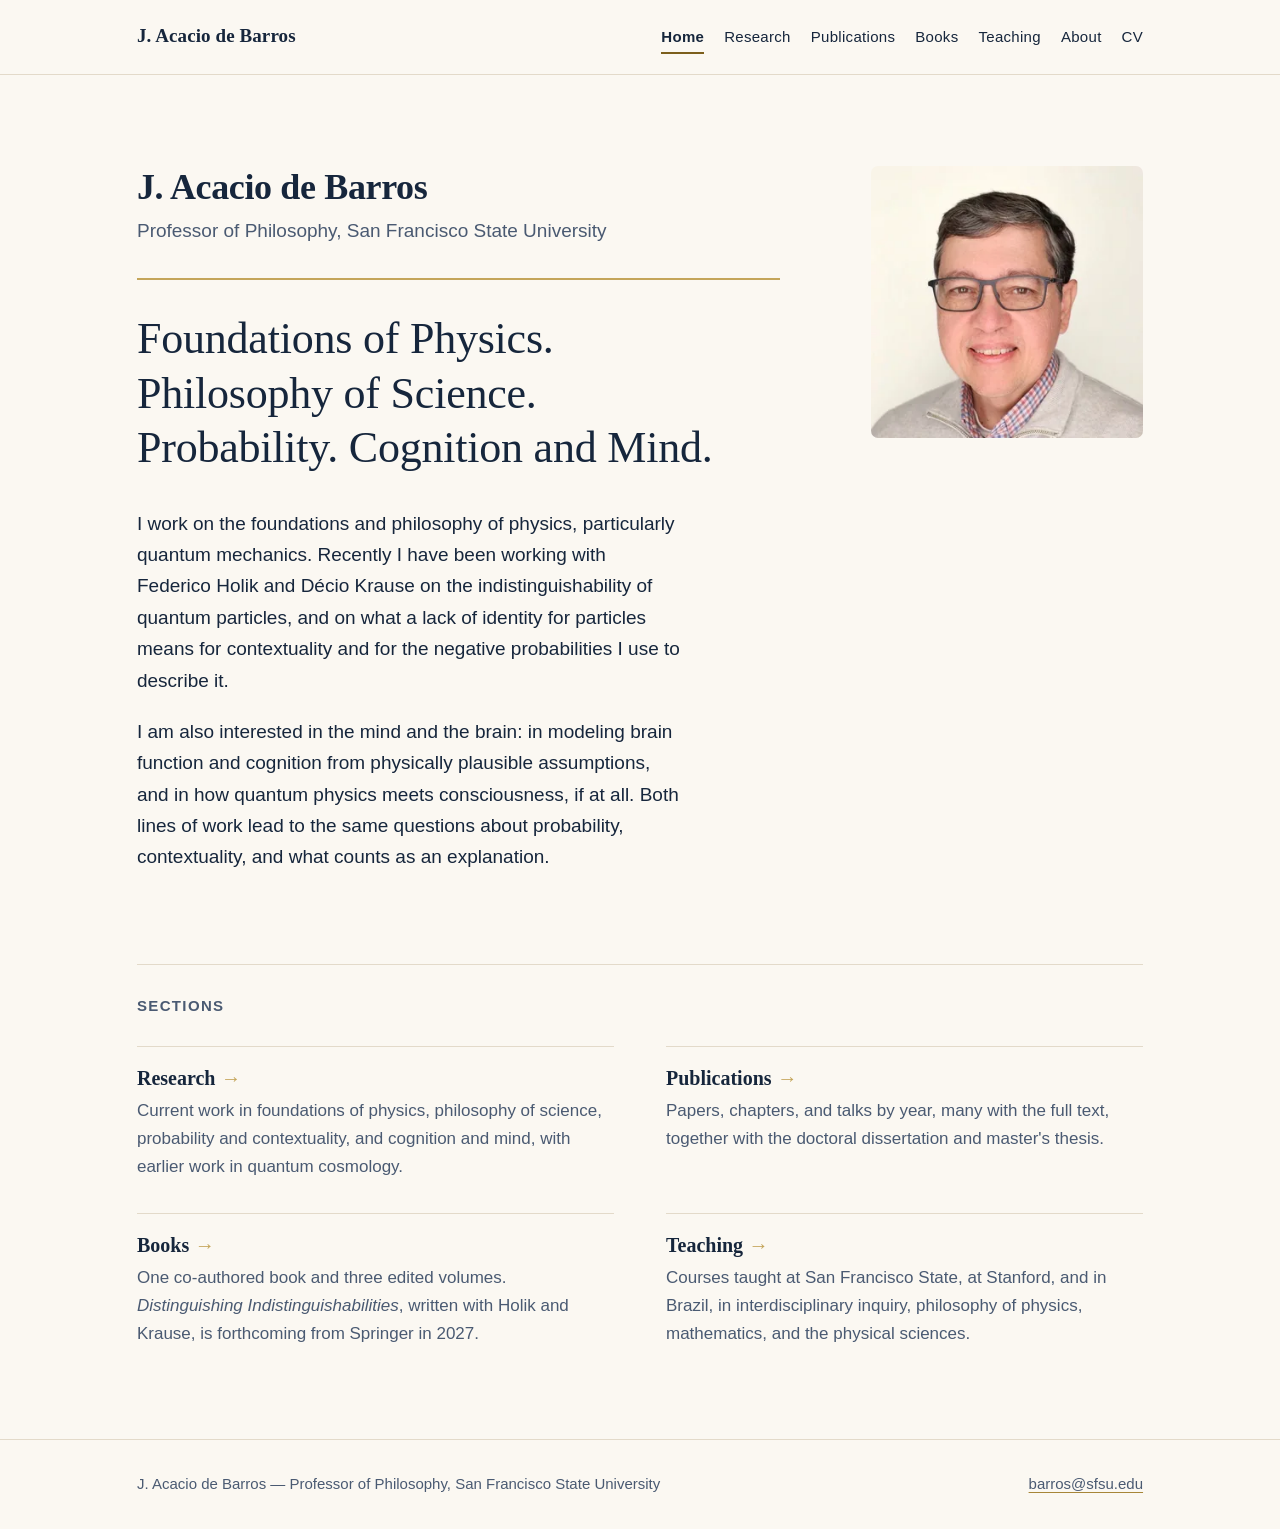
<file: index.html>
<!DOCTYPE html>

<html lang="en">
<head>
<meta charset="utf-8"/>
<meta content="width=device-width, initial-scale=1" name="viewport"/>
<title>J. Acacio de Barros — Professor of Philosophy, San Francisco State University</title>
<meta content="J. Acacio de Barros, Professor of Philosophy at San Francisco State University. Foundations and philosophy of physics, probability and contextuality, mind and brain." name="description"/>
<link href="https://jacaciodebarros.github.io/" rel="canonical"/><meta content="website" property="og:type"/><meta content="J. Acacio de Barros" property="og:site_name"/><meta content="J. Acacio de Barros — Professor of Philosophy, San Francisco State University" property="og:title"/><meta content="J. Acacio de Barros, Professor of Philosophy at San Francisco State University. Foundations and philosophy of physics, probability and contextuality, mind and brain." property="og:description"/><meta content="https://jacaciodebarros.github.io/" property="og:url"/><meta content="https://jacaciodebarros.github.io/assets/images/social-card-acacio-de-barros-1200x630.jpg" property="og:image"/><meta content="1200" property="og:image:width"/><meta content="630" property="og:image:height"/><meta content="Portrait of J. Acacio de Barros" property="og:image:alt"/><meta content="summary_large_image" name="twitter:card"/><meta content="J. Acacio de Barros — Professor of Philosophy, San Francisco State University" name="twitter:title"/><meta content="J. Acacio de Barros, Professor of Philosophy at San Francisco State University. Foundations and philosophy of physics, probability and contextuality, mind and brain." name="twitter:description"/><meta content="https://jacaciodebarros.github.io/assets/images/social-card-acacio-de-barros-1200x630.jpg" name="twitter:image"/><link href="/assets/css/site.css" rel="stylesheet"/>
<script type="application/ld+json">{
  "@context": "https://schema.org",
  "@type": "Person",
  "name": "J. Acacio de Barros",
  "alternateName": "José Acácio de Barros",
  "url": "https://jacaciodebarros.github.io/",
  "image": "https://jacaciodebarros.github.io/assets/images/portrait-acacio-de-barros-photo-960.jpg",
  "jobTitle": "Professor of Philosophy",
  "affiliation": {
    "@type": "CollegeOrUniversity",
    "name": "San Francisco State University",
    "url": "https://www.sfsu.edu/"
  },
  "sameAs": [
    "https://orcid.org/0000-0001-8233-2073"
  ],
  "knowsAbout": [
    "Foundations of physics",
    "Philosophy of science",
    "Quantum mechanics",
    "Probability",
    "Contextuality",
    "Cognition",
    "Philosophy of mind"
  ]
}</script></head>
<body>
<a class="skip-link" href="#main">Skip to main content</a>
<header class="site-header">
<div class="wrap site-header__inner">
<a class="site-id" href="/">J. Acacio de Barros</a>
<nav aria-label="Primary" class="site-nav">
<ul>
<li><a aria-current="page" href="/">Home</a></li>
<li><a href="/research/">Research</a></li>
<li><a href="/publications/">Publications</a></li>
<li><a href="/books/">Books</a></li>
<li><a href="/teaching/">Teaching</a></li>
<li><a href="/about/">About</a></li>
<li><a href="/cv/">CV</a></li>
</ul>
</nav>
</div>
</header>
<main class="site-main" id="main" tabindex="-1">
<div class="wrap">
<section class="intro">
<div>
<h1 class="intro__name">J. Acacio de Barros</h1>
<p class="intro__role">Professor of Philosophy, San Francisco State University</p>
<p class="statement">Foundations of Physics. Philosophy of Science. Probability. Cognition and Mind.</p>
<div class="intro__lede">
<p>I work on the foundations and philosophy of physics, particularly quantum
          mechanics. Recently I have been working with Federico Holik and Décio Krause
          on the indistinguishability of quantum particles, and on what a lack of identity
          for particles means for contextuality and for the negative probabilities I use
          to describe it.</p>
<p>I am also interested in the mind and the brain: in modeling brain function
          and cognition from physically plausible assumptions, and in how quantum physics
          meets consciousness, if at all. Both lines of work lead to the same questions
          about probability, contextuality, and what counts as an explanation.</p>
</div>
</div>
<figure class="portrait">
<picture>
<source sizes="(min-width: 64rem) 17rem, 13rem" srcset="/assets/images/portrait-acacio-de-barros-photo-320.webp 320w,
                    /assets/images/portrait-acacio-de-barros-photo-480.webp 480w,
                    /assets/images/portrait-acacio-de-barros-photo-640.webp 640w,
                    /assets/images/portrait-acacio-de-barros-photo-960.webp 960w" type="image/webp"/>
<img alt="J. Acacio de Barros." height="480" sizes="(min-width: 64rem) 17rem, 13rem" src="/assets/images/portrait-acacio-de-barros-photo-480.jpg" srcset="/assets/images/portrait-acacio-de-barros-photo-480.jpg 480w,
                    /assets/images/portrait-acacio-de-barros-photo-960.jpg 960w" width="480"/>
</picture>
</figure>
</section>
<nav aria-labelledby="entries-heading" class="entries">
<h2 class="entries__heading" id="entries-heading">Sections</h2>
<ul class="entry-list">
<li class="entry">
<h3><a href="/research/">Research</a></h3>
<p>Current work in foundations of physics, philosophy of science, probability
          and contextuality, and cognition and mind, with earlier work in quantum cosmology.</p>
</li>
<li class="entry">
<h3><a href="/publications/">Publications</a></h3>
<p>Papers, chapters, and talks by year, many with the full text, together
          with the doctoral dissertation and master's thesis.</p>
</li>
<li class="entry">
<h3><a href="/books/">Books</a></h3>
<p>One co-authored book and three edited volumes.
          <cite>Distinguishing Indistinguishabilities</cite>, written with Holik and
          Krause, is forthcoming from Springer in 2027.</p>
</li>
<li class="entry">
<h3><a href="/teaching/">Teaching</a></h3>
<p>Courses taught at San Francisco State, at Stanford, and in Brazil, in
          interdisciplinary inquiry, philosophy of physics, mathematics, and the physical sciences.</p>
</li>
</ul>
</nav>
</div>
</main>
<footer class="site-footer">
<div class="wrap site-footer__inner">
<p>J. Acacio de Barros — Professor of Philosophy, San Francisco State University</p>
<p><a href="mailto:barros@sfsu.edu">barros@sfsu.edu</a></p>
</div>
</footer>
</body>
</html>
</file>
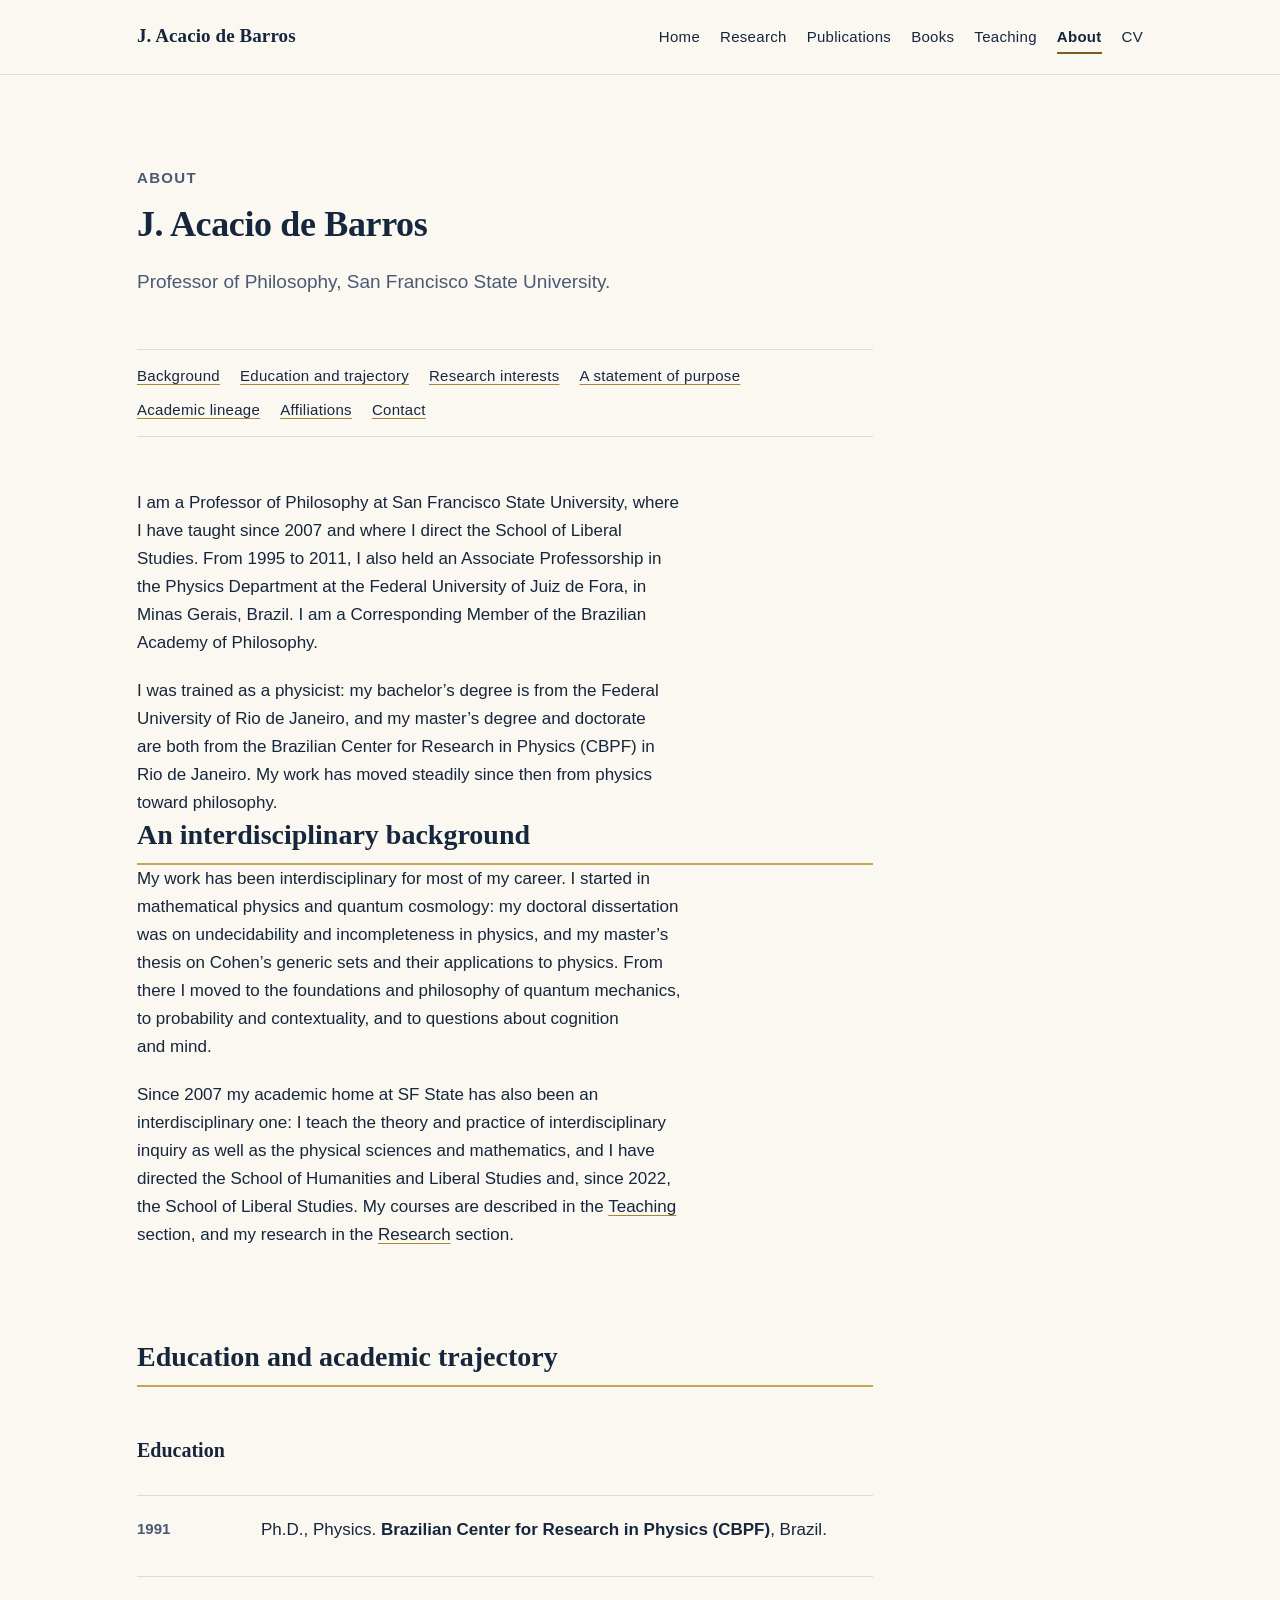
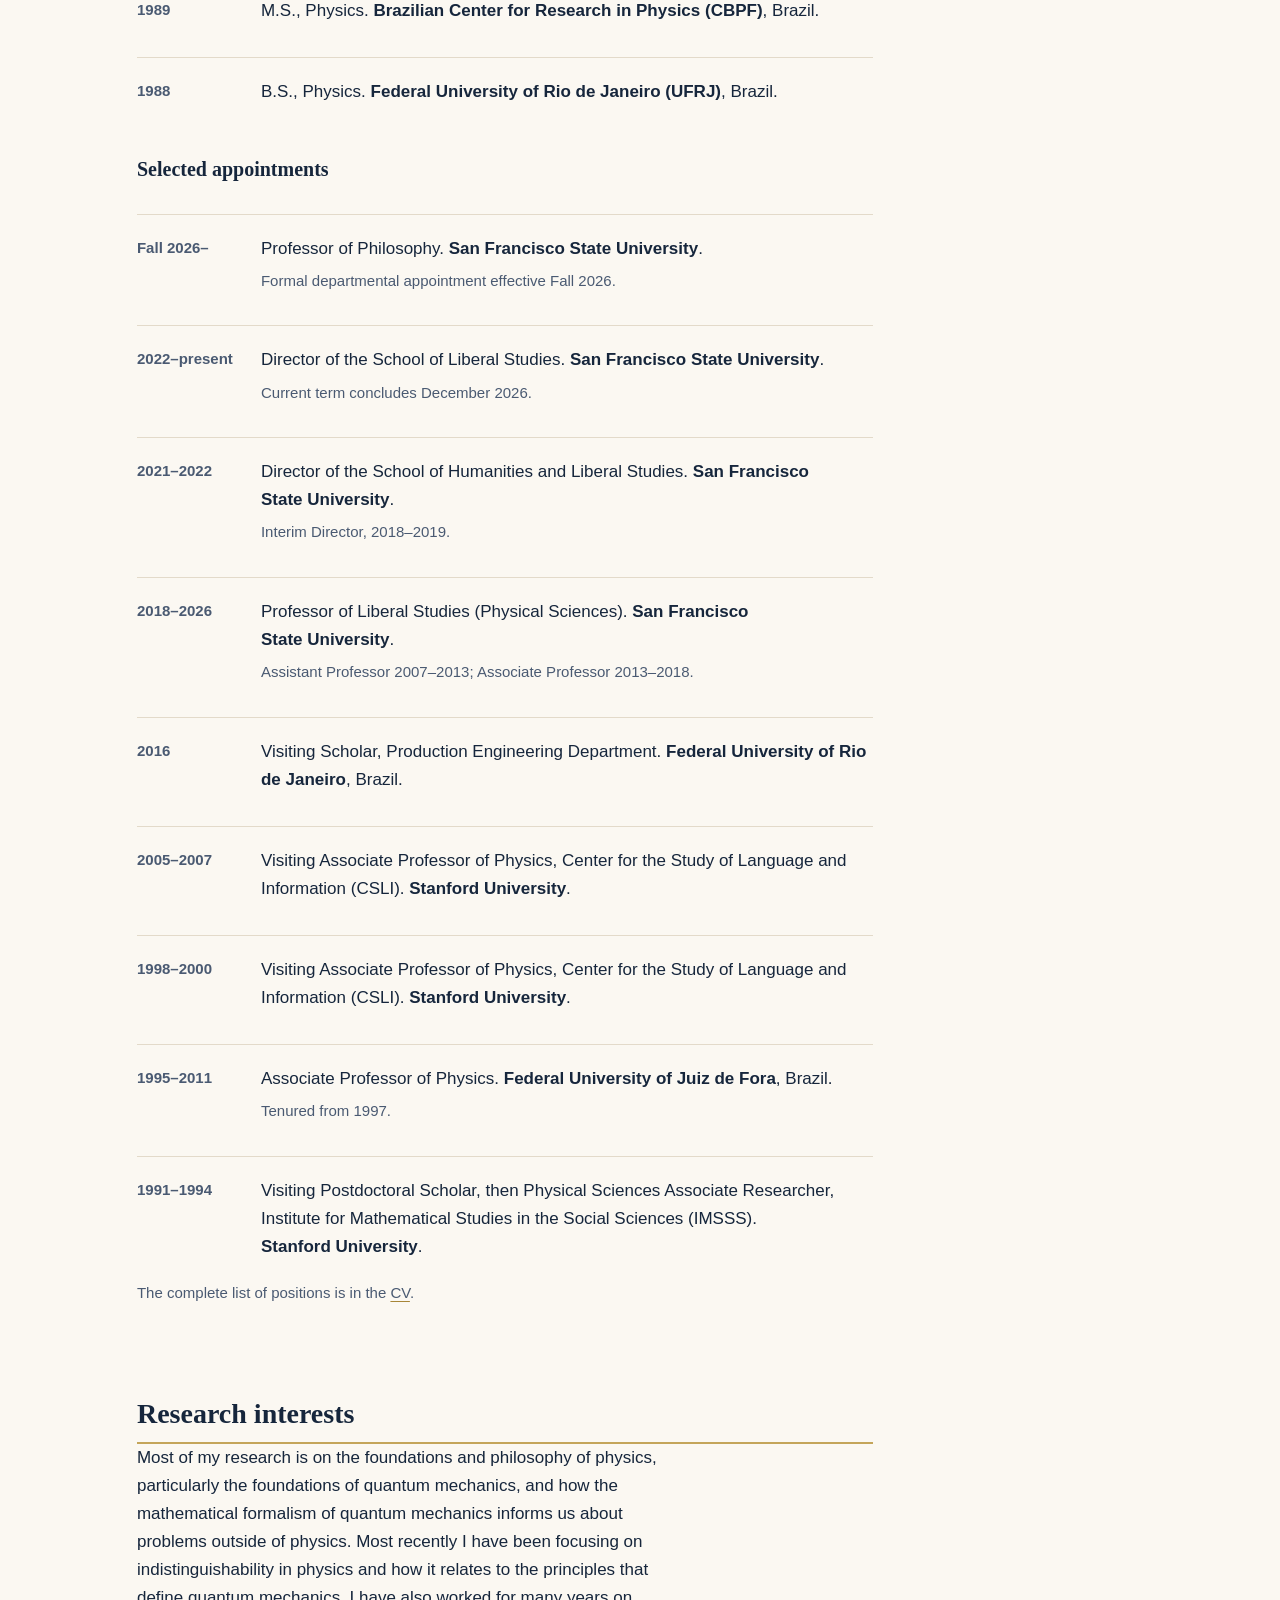
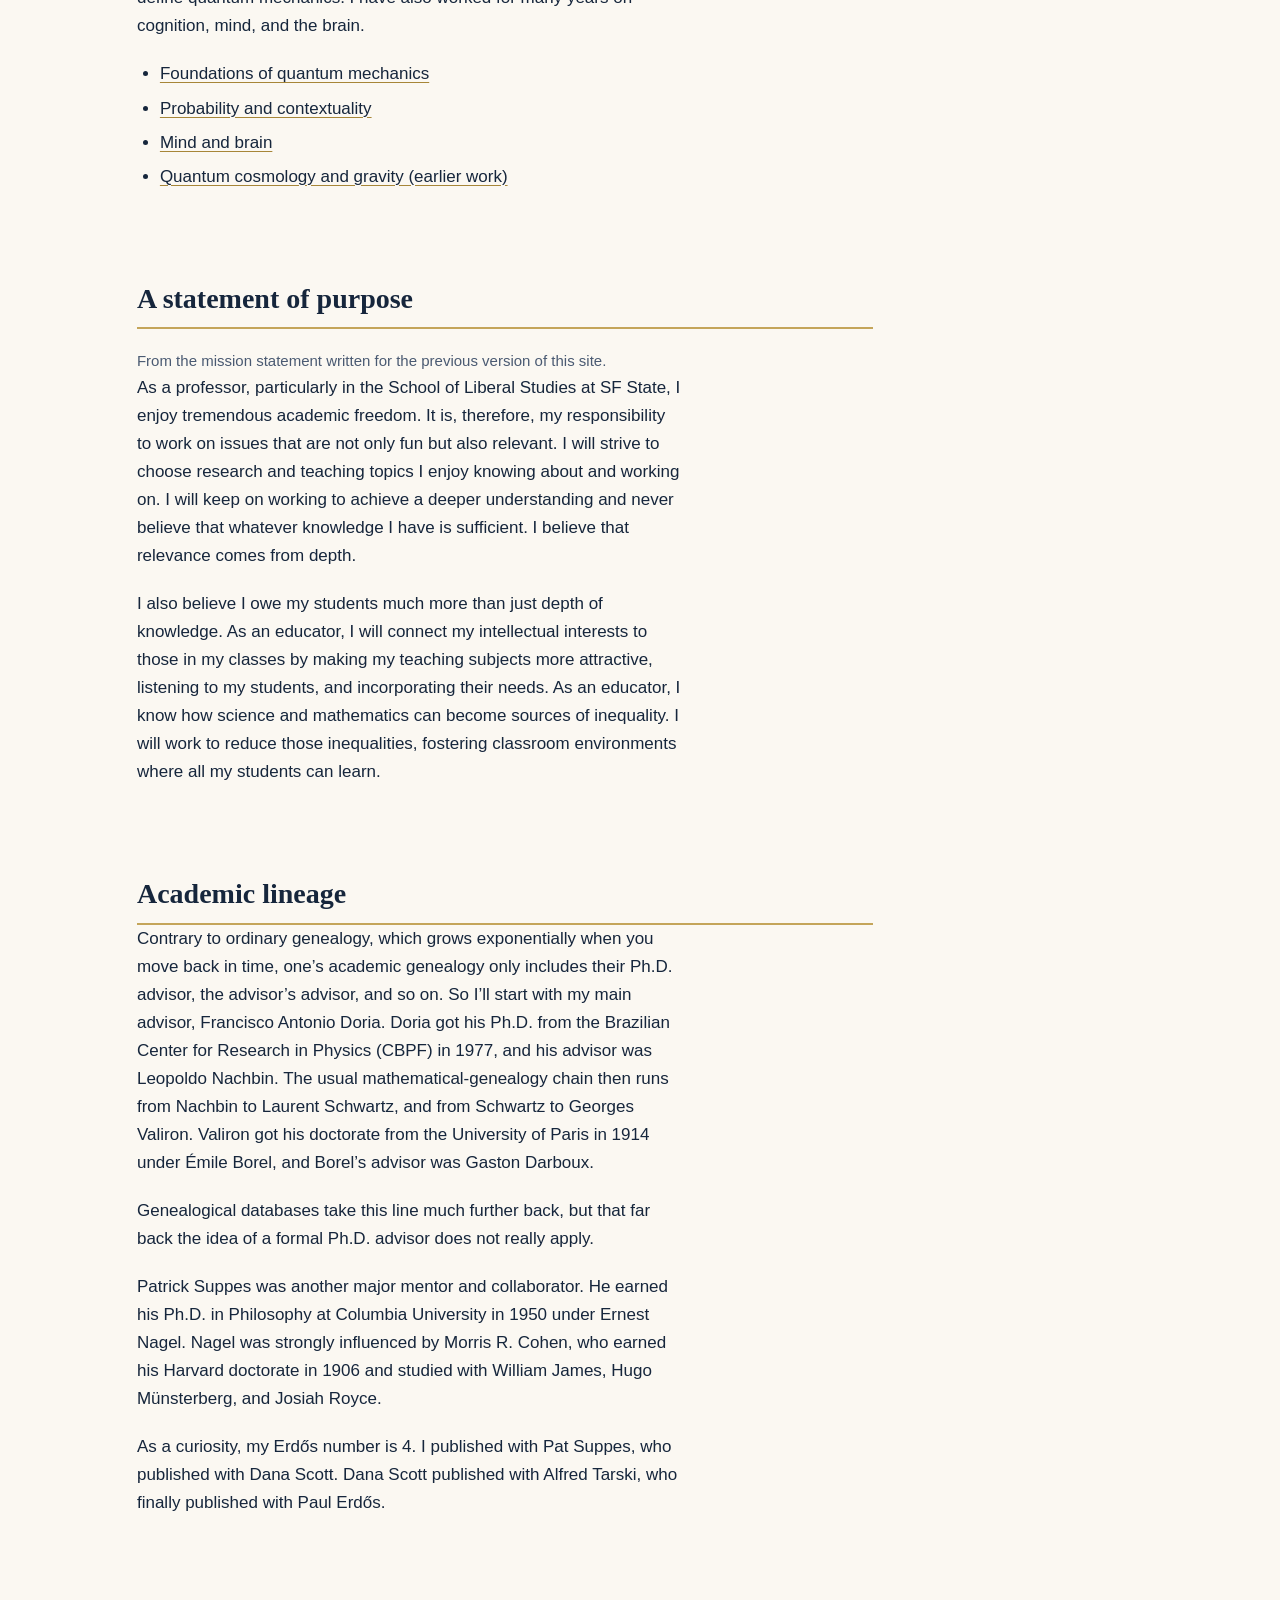
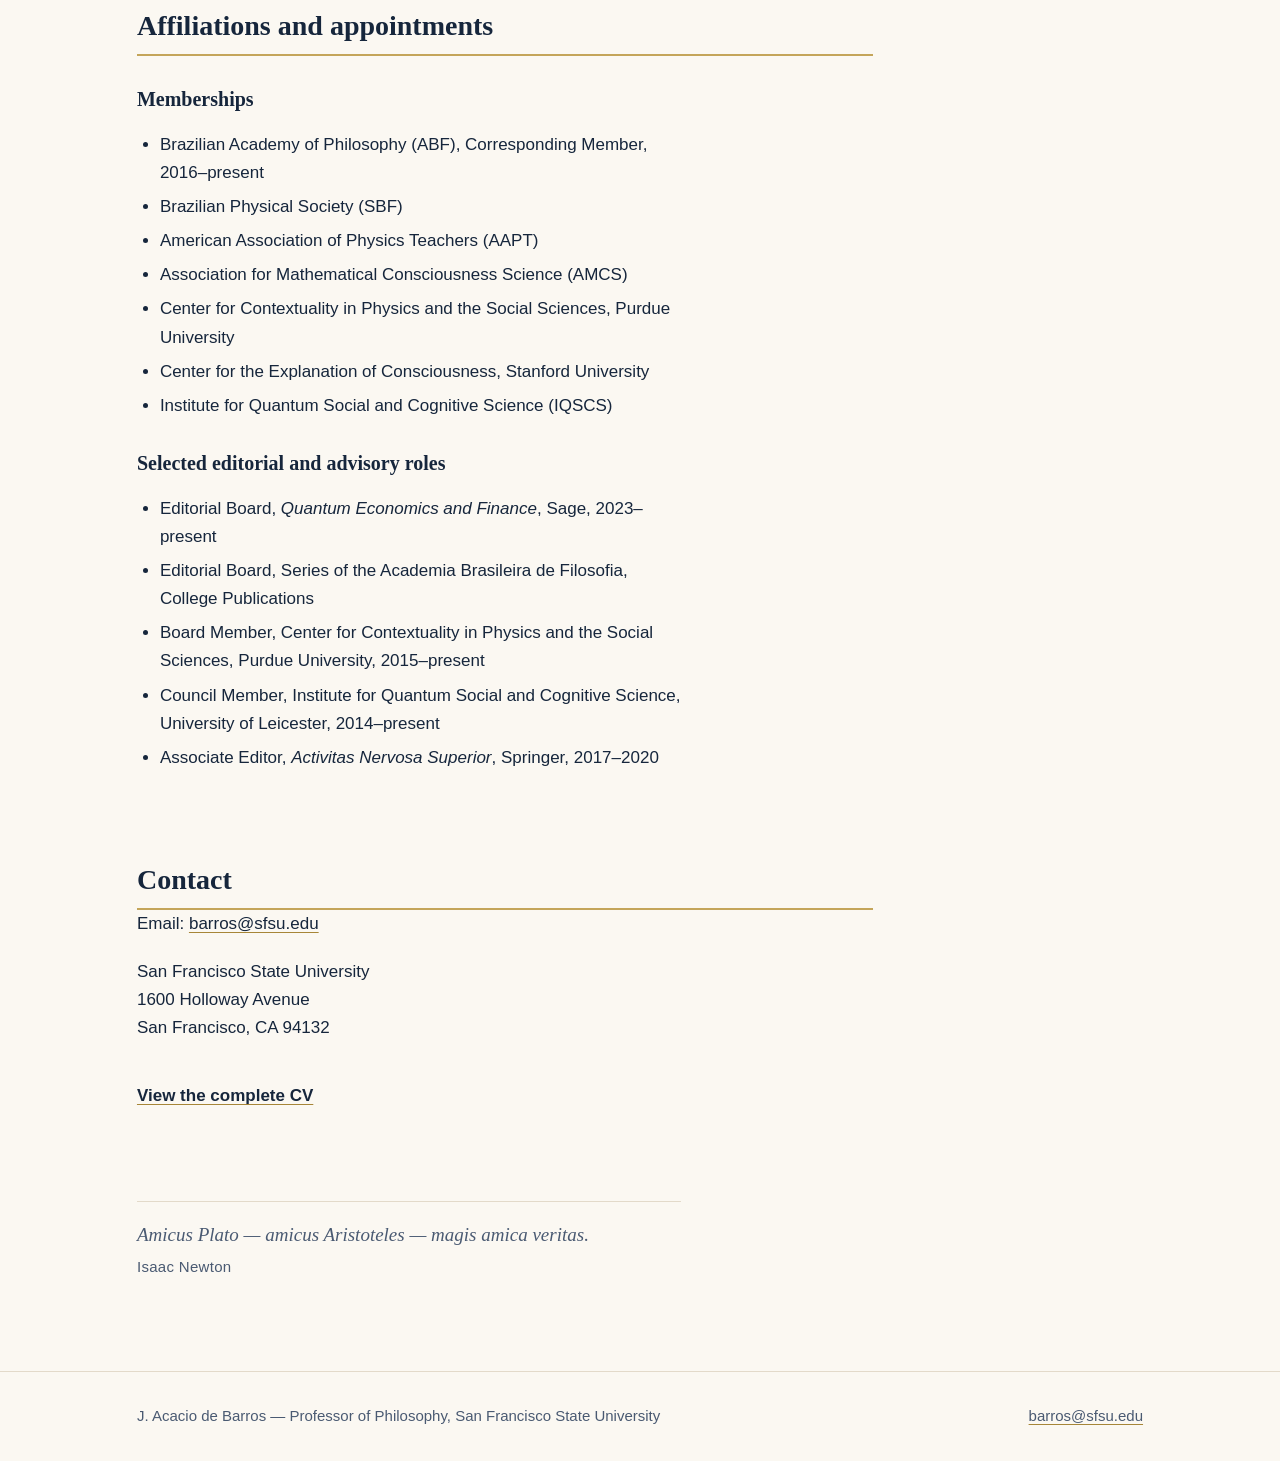
<file: about/index.html>
<!DOCTYPE html>

<html lang="en">
<head>
<meta charset="utf-8"/>
<meta content="width=device-width, initial-scale=1" name="viewport"/>
<title>About — J. Acacio de Barros</title>
<meta content="J. Acacio de Barros, Professor of Philosophy at San Francisco State University: biography, education, academic trajectory, research interests, affiliations, and contact." name="description"/>
<link href="https://jacaciodebarros.github.io/about/" rel="canonical"/><meta content="website" property="og:type"/><meta content="J. Acacio de Barros" property="og:site_name"/><meta content="About — J. Acacio de Barros" property="og:title"/><meta content="J. Acacio de Barros, Professor of Philosophy at San Francisco State University: biography, education, academic trajectory, research interests, affiliations, and contact." property="og:description"/><meta content="https://jacaciodebarros.github.io/about/" property="og:url"/><meta content="https://jacaciodebarros.github.io/assets/images/social-card-acacio-de-barros-1200x630.jpg" property="og:image"/><meta content="1200" property="og:image:width"/><meta content="630" property="og:image:height"/><meta content="Portrait of J. Acacio de Barros" property="og:image:alt"/><meta content="summary_large_image" name="twitter:card"/><meta content="About — J. Acacio de Barros" name="twitter:title"/><meta content="J. Acacio de Barros, Professor of Philosophy at San Francisco State University: biography, education, academic trajectory, research interests, affiliations, and contact." name="twitter:description"/><meta content="https://jacaciodebarros.github.io/assets/images/social-card-acacio-de-barros-1200x630.jpg" name="twitter:image"/><link href="/assets/css/site.css" rel="stylesheet"/>
</head>
<body>
<a class="skip-link" href="#main">Skip to main content</a>
<header class="site-header">
<div class="wrap site-header__inner">
<a class="site-id" href="/">J. Acacio de Barros</a>
<nav aria-label="Primary" class="site-nav">
<ul>
<li><a href="/">Home</a></li>
<li><a href="/research/">Research</a></li>
<li><a href="/publications/">Publications</a></li>
<li><a href="/books/">Books</a></li>
<li><a href="/teaching/">Teaching</a></li>
<li><a aria-current="page" href="/about/">About</a></li>
<li><a href="/cv/">CV</a></li>
</ul>
</nav>
</div>
</header>
<main class="site-main" id="main" tabindex="-1">
<div class="wrap">
<div class="page-header">
<p class="page-header__eyebrow">About</p>
<h1>J. Acacio de Barros</h1>
<p class="page-header__lede">Professor of Philosophy, San Francisco State University.</p>
</div>
<nav aria-label="Sections on this page" class="section-nav">
<ul>
<li><a href="#background">Background</a></li>
<li><a href="#trajectory">Education and trajectory</a></li>
<li><a href="#interests">Research interests</a></li>
<li><a href="#purpose">A statement of purpose</a></li>
<li><a href="#lineage">Academic lineage</a></li>
<li><a href="#affiliations">Affiliations</a></li>
<li><a href="#contact">Contact</a></li>
</ul>
</nav>
<div class="prose">
<p>I am a Professor of Philosophy at San Francisco State University, where I have taught since 2007 and where I direct the School of Liberal Studies. From 1995 to 2011, I also held an Associate Professorship in the Physics Department at the Federal University of Juiz de Fora, in Minas Gerais, Brazil. I am a Corresponding Member of the Brazilian Academy of Philosophy.</p>
<p>I was trained as a physicist: my bachelor’s degree is from the Federal
      University of Rio de Janeiro, and my master’s degree and doctorate are both from
      the Brazilian Center for Research in Physics (CBPF) in Rio de Janeiro. My work has
      moved steadily since then from physics toward philosophy.</p>
</div>
<section aria-labelledby="h-background" class="pub-section" id="background">
<h2 id="h-background">An interdisciplinary background</h2>
<div class="prose">
<p>My work has been interdisciplinary for most of my career. I started in
        mathematical physics and quantum cosmology: my doctoral dissertation was on
        undecidability and incompleteness in physics, and my master’s thesis on Cohen’s
        generic sets and their applications to physics. From there I moved to the
        foundations and philosophy of quantum mechanics, to probability and contextuality,
        and to questions about cognition and mind.</p>
<p>Since 2007 my academic home at SF
        State has also been an interdisciplinary one: I teach the theory and practice of
        interdisciplinary inquiry as well as the physical sciences and mathematics, and I
        have directed the School of Humanities and Liberal Studies and, since 2022, the
        School of Liberal Studies. My courses are described in the
        <a href="/teaching/">Teaching</a> section, and my research in the
        <a href="/research/">Research</a> section.</p>
</div>
</section>
<section aria-labelledby="h-trajectory" class="pub-section" id="trajectory">
<h2 id="h-trajectory">Education and academic trajectory</h2>
<h3>Education</h3>
<ul class="pubs">
<li>
<p class="pub__year">1991</p>
<div class="pub__body">
<p class="pub__cite">Ph.D., Physics. <strong>Brazilian Center for Research in
            Physics (CBPF)</strong>, Brazil.</p>
</div>
</li>
<li>
<p class="pub__year">1989</p>
<div class="pub__body">
<p class="pub__cite">M.S., Physics. <strong>Brazilian Center for Research in
            Physics (CBPF)</strong>, Brazil.</p>
</div>
</li>
<li>
<p class="pub__year">1988</p>
<div class="pub__body">
<p class="pub__cite">B.S., Physics. <strong>Federal University of Rio de Janeiro
            (UFRJ)</strong>, Brazil.</p>
</div>
</li>
</ul>
<h3>Selected appointments</h3>
<ul class="pubs">
<li><p class="pub__year">Fall 2026–</p><div class="pub__body"><p class="pub__cite">Professor of Philosophy. <strong>San Francisco State University</strong>.</p><p class="pub__note">Formal departmental appointment effective Fall 2026.</p></div></li>
<li><p class="pub__year">2022–present</p><div class="pub__body"><p class="pub__cite">Director of the School of Liberal Studies. <strong>San Francisco State University</strong>.</p><p class="pub__note">Current term concludes December 2026.</p></div></li>
<li><p class="pub__year">2021–2022</p><div class="pub__body"><p class="pub__cite">Director of the School of Humanities and Liberal Studies. <strong>San Francisco State University</strong>.</p><p class="pub__note">Interim Director, 2018–2019.</p></div></li>
<li><p class="pub__year">2018–2026</p><div class="pub__body"><p class="pub__cite">Professor of Liberal Studies (Physical Sciences). <strong>San Francisco State University</strong>.</p><p class="pub__note">Assistant Professor 2007–2013; Associate Professor 2013–2018.</p></div></li>
<li><p class="pub__year">2016</p><div class="pub__body"><p class="pub__cite">Visiting Scholar, Production Engineering Department. <strong>Federal University of Rio de Janeiro</strong>, Brazil.</p></div></li>
<li><p class="pub__year">2005–2007</p><div class="pub__body"><p class="pub__cite">Visiting Associate Professor of Physics, Center for the Study of Language and Information (CSLI). <strong>Stanford University</strong>.</p></div></li>
<li><p class="pub__year">1998–2000</p><div class="pub__body"><p class="pub__cite">Visiting Associate Professor of Physics, Center for the Study of Language and Information (CSLI). <strong>Stanford University</strong>.</p></div></li>
<li><p class="pub__year">1995–2011</p><div class="pub__body"><p class="pub__cite">Associate Professor of Physics. <strong>Federal University of Juiz de Fora</strong>, Brazil.</p><p class="pub__note">Tenured from 1997.</p></div></li>
<li><p class="pub__year">1991–1994</p><div class="pub__body"><p class="pub__cite">Visiting Postdoctoral Scholar, then Physical Sciences Associate Researcher, Institute for Mathematical Studies in the Social Sciences (IMSSS). <strong>Stanford University</strong>.</p></div></li>
</ul>
<p class="pub-section__note">The complete list of positions is in the
      <a href="/cv/">CV</a>.</p>
</section>
<section aria-labelledby="h-interests" class="pub-section" id="interests">
<h2 id="h-interests">Research interests</h2>
<div class="prose">
<p>Most of my research is on the foundations and philosophy of physics,
        particularly the foundations of quantum mechanics, and how the mathematical
        formalism of quantum mechanics informs us about problems outside of physics. Most
        recently I have been focusing on indistinguishability in physics and how it relates
        to the principles that define quantum mechanics. I have also worked for
        many years on cognition, mind, and the brain.</p>
<ul>
<li><a href="/research/#quantum-foundations">Foundations of quantum
          mechanics</a></li>
<li><a href="/research/#probability">Probability and contextuality</a></li>
<li><a href="/research/#mind-brain">Mind and brain</a></li>
<li><a href="/research/#cosmology">Quantum cosmology and gravity (earlier work)</a></li>
</ul>
</div>
</section>
<section aria-labelledby="h-purpose" class="pub-section" id="purpose">
<h2 id="h-purpose">A statement of purpose</h2>
<p class="pub-section__note">From the mission statement written for the previous
      version of this site.</p>
<div class="prose">
<p>As a professor, particularly in the School of Liberal Studies at SF State, I enjoy
        tremendous academic freedom. It is, therefore, my responsibility to work on issues
        that are not only fun but also relevant. I will strive to choose research and
        teaching topics I enjoy knowing about and working on. I will keep on working to
        achieve a deeper understanding and never believe that whatever knowledge I have is
        sufficient. I believe that relevance comes from depth.</p>
<p>I also believe I owe my students much more than just depth of knowledge. As an
        educator, I will connect my intellectual interests to those in my classes by making
        my teaching subjects more attractive, listening to my students, and incorporating
        their needs. As an educator, I know how science and mathematics can become sources of
        inequality. I will work to reduce those inequalities, fostering classroom
        environments where all my students can learn.</p>
</div>
</section>
<section aria-labelledby="h-lineage" class="pub-section" id="lineage">
<h2 id="h-lineage">Academic lineage</h2>
<div class="prose">
<p>Contrary to ordinary genealogy, which grows exponentially when you move back in
        time, one’s academic genealogy only includes their Ph.D. advisor, the advisor’s
        advisor, and so on. So I’ll start with my main advisor, Francisco Antonio Doria.
        Doria got his Ph.D. from the Brazilian Center for Research in Physics (CBPF) in 1977,
        and his advisor was Leopoldo Nachbin. The usual mathematical-genealogy chain then
        runs from Nachbin to Laurent Schwartz, and from Schwartz to Georges Valiron. Valiron
        got his doctorate from the University of Paris in 1914 under Émile Borel, and
        Borel’s advisor was Gaston Darboux.</p>
<p>Genealogical databases take this line much further back, but that far back the
        idea of a formal Ph.D. advisor does not really apply.</p>
<p>Patrick Suppes was another major mentor and collaborator. He earned his Ph.D. in
        Philosophy at Columbia University in 1950 under Ernest Nagel. Nagel was strongly influenced
        by Morris R. Cohen, who earned his Harvard doctorate in 1906 and studied with
        William James, Hugo Münsterberg, and Josiah Royce.</p>
<p>As a curiosity, my Erdős number is 4. I published with Pat Suppes, who published
        with Dana Scott. Dana Scott published with Alfred Tarski, who finally published
        with Paul Erdős.</p>
</div>
</section>
<section aria-labelledby="h-affiliations" class="pub-section" id="affiliations">
<h2 id="h-affiliations">Affiliations and appointments</h2>
<div class="prose">
<h3>Memberships</h3>
<ul>
<li>Brazilian Academy of Philosophy (ABF), Corresponding Member, 2016–present</li>
<li>Brazilian Physical Society (SBF)</li>
<li>American Association of Physics Teachers (AAPT)</li>
<li>Association for Mathematical Consciousness Science (AMCS)</li>
<li>Center for Contextuality in Physics and the Social Sciences, Purdue University</li>
<li>Center for the Explanation of Consciousness, Stanford University</li>
<li>Institute for Quantum Social and Cognitive Science (IQSCS)</li>
</ul>
<h3>Selected editorial and advisory roles</h3>
<ul>
<li>Editorial Board, <em>Quantum Economics and Finance</em>, Sage,
          2023–present</li>
<li>Editorial Board, Series of the Academia Brasileira de Filosofia, College
          Publications</li>
<li>Board Member, Center for Contextuality in Physics and the Social Sciences,
          Purdue University, 2015–present</li>
<li>Council Member, Institute for Quantum Social and Cognitive Science, University
          of Leicester, 2014–present</li>
<li>Associate Editor, <em>Activitas Nervosa Superior</em>, Springer,
          2017–2020</li>
</ul>
</div>
</section>
<section aria-labelledby="h-contact" class="pub-section" id="contact">
<h2 id="h-contact">Contact</h2>
<div class="prose">
<p>Email: <a href="mailto:barros@sfsu.edu">barros@sfsu.edu</a></p>
<p>San Francisco State University<br/>
        1600 Holloway Avenue<br/>
        San Francisco, CA 94132</p>
<p><a class="doc-link" href="/cv/">View the complete CV</a></p>
</div>
</section>
<figure class="epigraph">
<blockquote>Amicus Plato — amicus Aristoteles — magis amica
      veritas.</blockquote>
<figcaption>Isaac Newton</figcaption>
</figure>
</div>
</main>
<footer class="site-footer">
<div class="wrap site-footer__inner">
<p>J. Acacio de Barros — Professor of Philosophy, San Francisco State University</p>
<p><a href="mailto:barros@sfsu.edu">barros@sfsu.edu</a></p>
</div>
</footer>
</body>
</html>
</file>
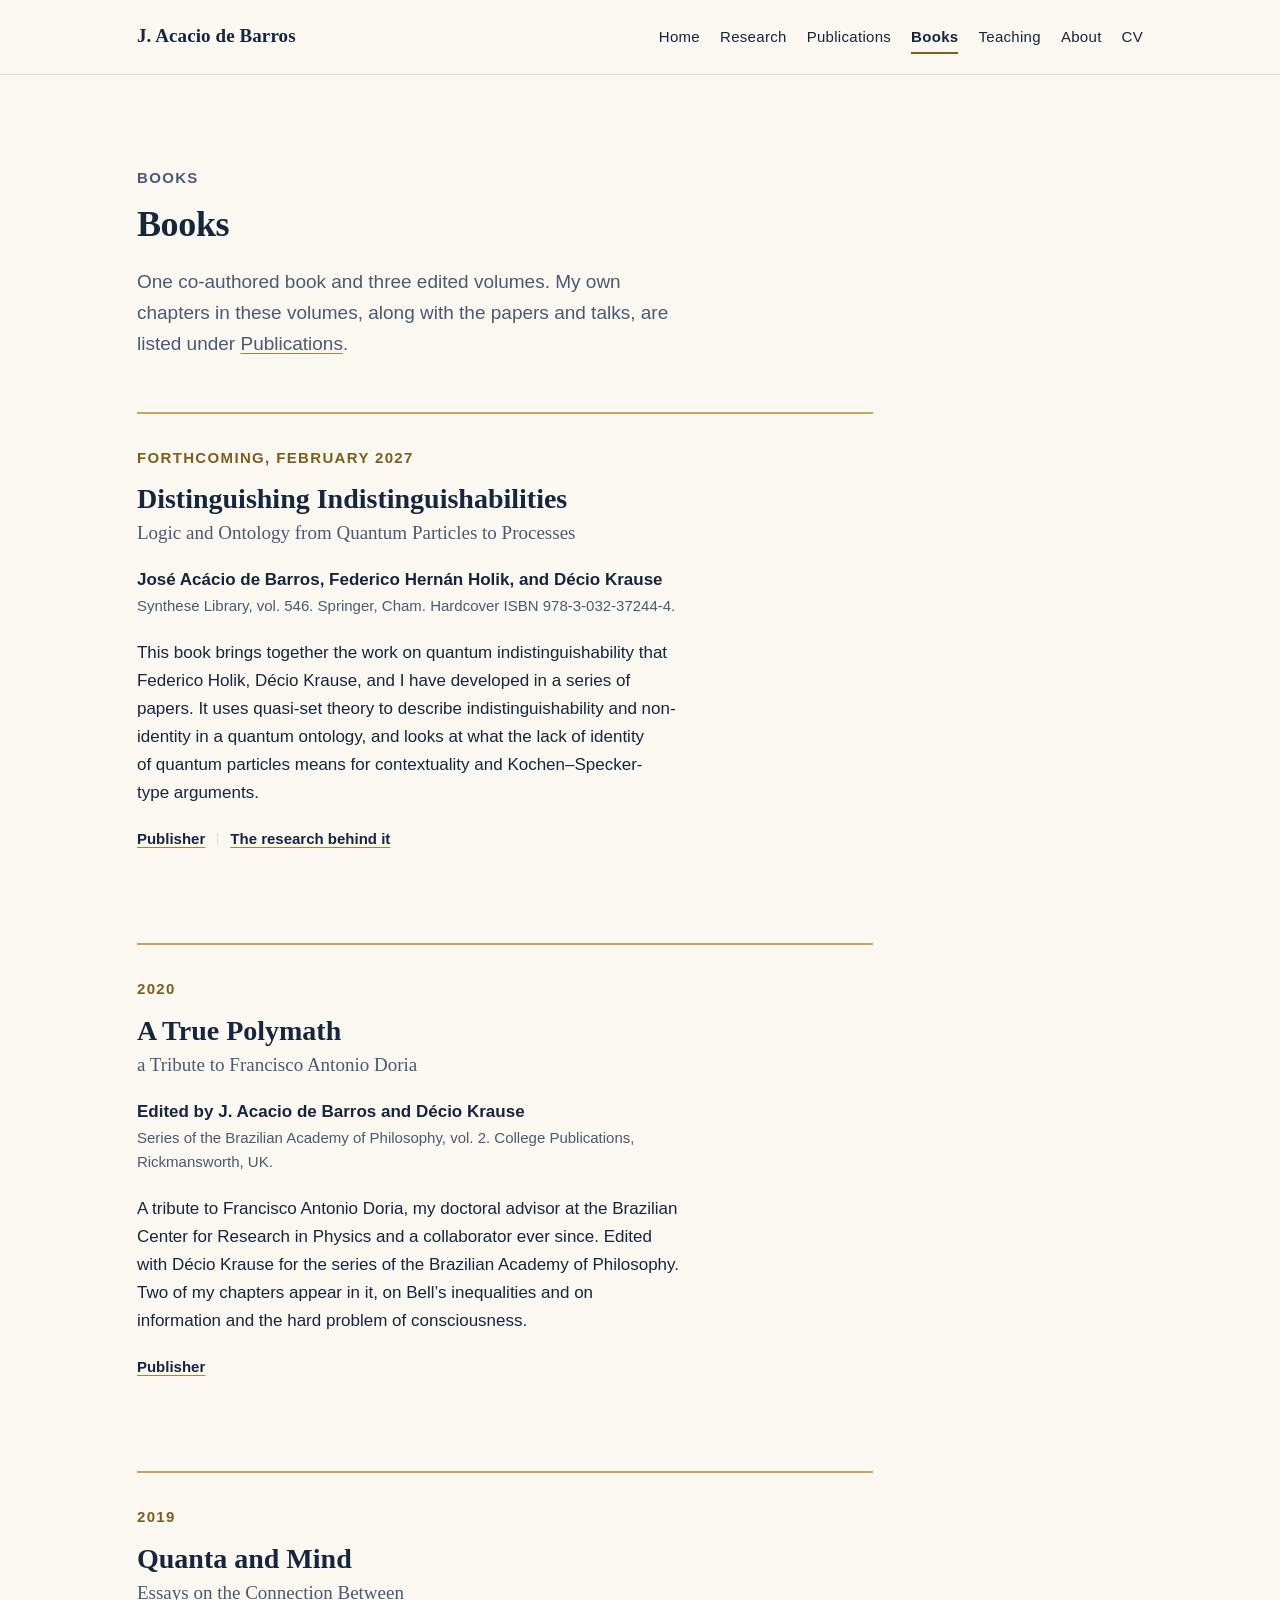
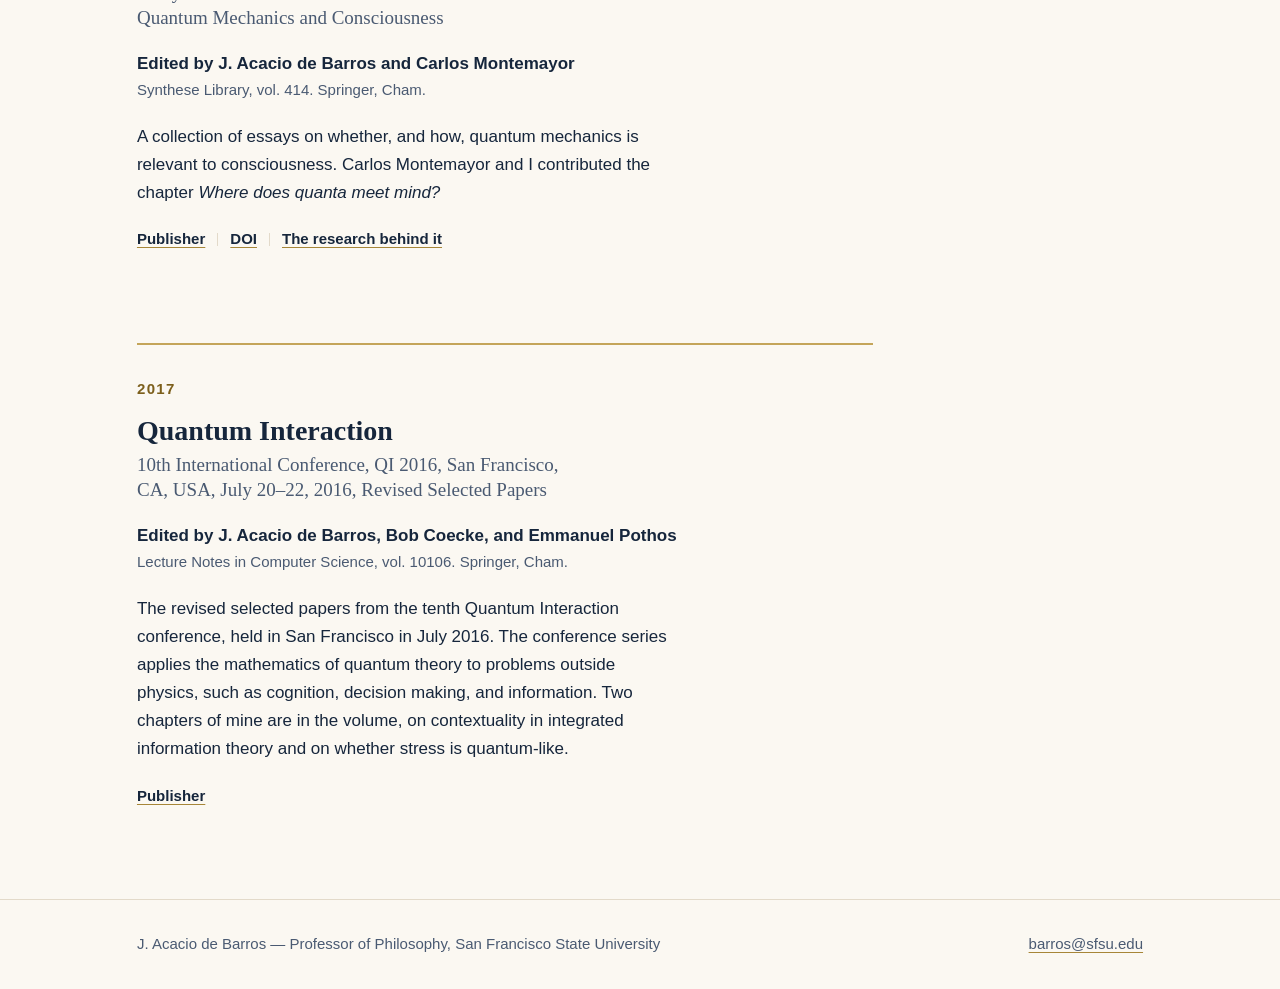
<file: books/index.html>
<!DOCTYPE html>

<html lang="en">
<head>
<meta charset="utf-8"/>
<meta content="width=device-width, initial-scale=1" name="viewport"/>
<title>Books — J. Acacio de Barros</title>
<meta content="Books by J. Acacio de Barros: Distinguishing Indistinguishabilities (Springer, forthcoming 2027), A True Polymath, Quanta and Mind, and Quantum Interaction QI 2016." name="description"/>
<link href="https://jacaciodebarros.github.io/books/" rel="canonical"/><meta content="website" property="og:type"/><meta content="J. Acacio de Barros" property="og:site_name"/><meta content="Books — J. Acacio de Barros" property="og:title"/><meta content="Books by J. Acacio de Barros: Distinguishing Indistinguishabilities (Springer, forthcoming 2027), A True Polymath, Quanta and Mind, and Quantum Interaction QI 2016." property="og:description"/><meta content="https://jacaciodebarros.github.io/books/" property="og:url"/><meta content="https://jacaciodebarros.github.io/assets/images/social-card-acacio-de-barros-1200x630.jpg" property="og:image"/><meta content="1200" property="og:image:width"/><meta content="630" property="og:image:height"/><meta content="Portrait of J. Acacio de Barros" property="og:image:alt"/><meta content="summary_large_image" name="twitter:card"/><meta content="Books — J. Acacio de Barros" name="twitter:title"/><meta content="Books by J. Acacio de Barros: Distinguishing Indistinguishabilities (Springer, forthcoming 2027), A True Polymath, Quanta and Mind, and Quantum Interaction QI 2016." name="twitter:description"/><meta content="https://jacaciodebarros.github.io/assets/images/social-card-acacio-de-barros-1200x630.jpg" name="twitter:image"/><link href="/assets/css/site.css" rel="stylesheet"/>
</head>
<body>
<a class="skip-link" href="#main">Skip to main content</a>
<header class="site-header">
<div class="wrap site-header__inner">
<a class="site-id" href="/">J. Acacio de Barros</a>
<nav aria-label="Primary" class="site-nav">
<ul>
<li><a href="/">Home</a></li>
<li><a href="/research/">Research</a></li>
<li><a href="/publications/">Publications</a></li>
<li><a aria-current="page" href="/books/">Books</a></li>
<li><a href="/teaching/">Teaching</a></li>
<li><a href="/about/">About</a></li>
<li><a href="/cv/">CV</a></li>
</ul>
</nav>
</div>
</header>
<main class="site-main" id="main" tabindex="-1">
<div class="wrap">
<div class="page-header">
<p class="page-header__eyebrow">Books</p>
<h1>Books</h1>
<p class="page-header__lede">One co-authored book and three edited volumes. My own
      chapters in these volumes, along with the papers and talks, are listed under
      <a href="/publications/">Publications</a>.</p>
</div>
<ol class="books">
<li>
<p class="book__status">Forthcoming, February 2027</p>
<h2 class="book__title">Distinguishing Indistinguishabilities</h2>
<p class="book__subtitle">Logic and Ontology from Quantum Particles to Processes</p>
<p class="book__byline">José Acácio de Barros, Federico Hernán
        Holik, and Décio Krause</p>
<p class="book__imprint">Synthese Library, vol. 546. Springer, Cham. Hardcover ISBN 978-3-032-37244-4.</p>
<p class="book__desc">This book brings together the work on quantum indistinguishability
        that Federico Holik, Décio Krause, and I have developed in a series of papers. It
        uses quasi-set theory to describe indistinguishability and non-identity in a quantum
        ontology, and looks at what the lack of identity of quantum particles means for
        contextuality and Kochen–Specker-type arguments.</p>
<ul class="pub__links">
<li><a href="https://link.springer.com/book/9783032372444" rel="noopener">Publisher</a></li>
<li><a href="/research/#quantum-foundations">The research behind it</a></li>
</ul>
</li>
<li>
<p class="book__status">2020</p>
<h2 class="book__title">A True Polymath</h2>
<p class="book__subtitle">a Tribute to Francisco Antonio Doria</p>
<p class="book__byline">Edited by J. Acacio de Barros and Décio Krause</p>
<p class="book__imprint">Series of the Brazilian Academy of Philosophy, vol. 2.
        College Publications, Rickmansworth, UK.</p>
<p class="book__desc">A tribute to Francisco Antonio Doria, my doctoral advisor
        at the Brazilian Center for Research in Physics and a collaborator ever since. Edited with
        Décio Krause for the series of the Brazilian Academy of Philosophy. Two of my
        chapters appear in it, on Bell’s inequalities and on information and the hard
        problem of consciousness.</p>
<ul class="pub__links">
<li><a href="https://www.collegepublications.co.uk/ABF/?00002" rel="noopener">Publisher</a></li>
</ul>
</li>
<li>
<p class="book__status">2019</p>
<h2 class="book__title">Quanta and Mind</h2>
<p class="book__subtitle">Essays on the Connection Between Quantum Mechanics and
        Consciousness</p>
<p class="book__byline">Edited by J. Acacio de Barros and Carlos Montemayor</p>
<p class="book__imprint">Synthese Library, vol. 414. Springer, Cham.</p>
<p class="book__desc">A collection of essays on whether, and how, quantum
        mechanics is relevant to consciousness. Carlos Montemayor and I contributed the
        chapter <cite>Where does quanta meet mind?</cite></p>
<ul class="pub__links">
<li><a href="https://link.springer.com/book/10.1007/978-3-030-21908-6" rel="noopener">Publisher</a></li>
<li><a href="https://doi.org/10.1007/978-3-030-21908-6" rel="noopener">DOI</a></li>
<li><a href="/research/#mind-brain">The research behind it</a></li>
</ul>
</li>
<li>
<p class="book__status">2017</p>
<h2 class="book__title">Quantum Interaction</h2>
<p class="book__subtitle">10th International Conference, QI 2016, San Francisco, CA,
        USA, July 20–22, 2016, Revised Selected Papers</p>
<p class="book__byline">Edited by J. Acacio de Barros, Bob Coecke, and Emmanuel
        Pothos</p>
<p class="book__imprint">Lecture Notes in Computer Science, vol. 10106. Springer,
        Cham.</p>
<p class="book__desc">The revised selected papers from the tenth Quantum Interaction
        conference, held in San Francisco in July 2016. The conference series applies the
        mathematics of quantum theory to problems outside physics, such as cognition,
        decision making, and information. Two chapters of mine are in the volume, on contextuality in integrated
        information theory and on whether stress is quantum-like.</p>
<ul class="pub__links">
<li><a href="https://link.springer.com/book/10.1007/978-3-319-52289-0" rel="noopener">Publisher</a></li>
</ul>
</li>
</ol>
</div>
</main>
<footer class="site-footer">
<div class="wrap site-footer__inner">
<p>J. Acacio de Barros — Professor of Philosophy, San Francisco State University</p>
<p><a href="mailto:barros@sfsu.edu">barros@sfsu.edu</a></p>
</div>
</footer>
</body>
</html>
</file>
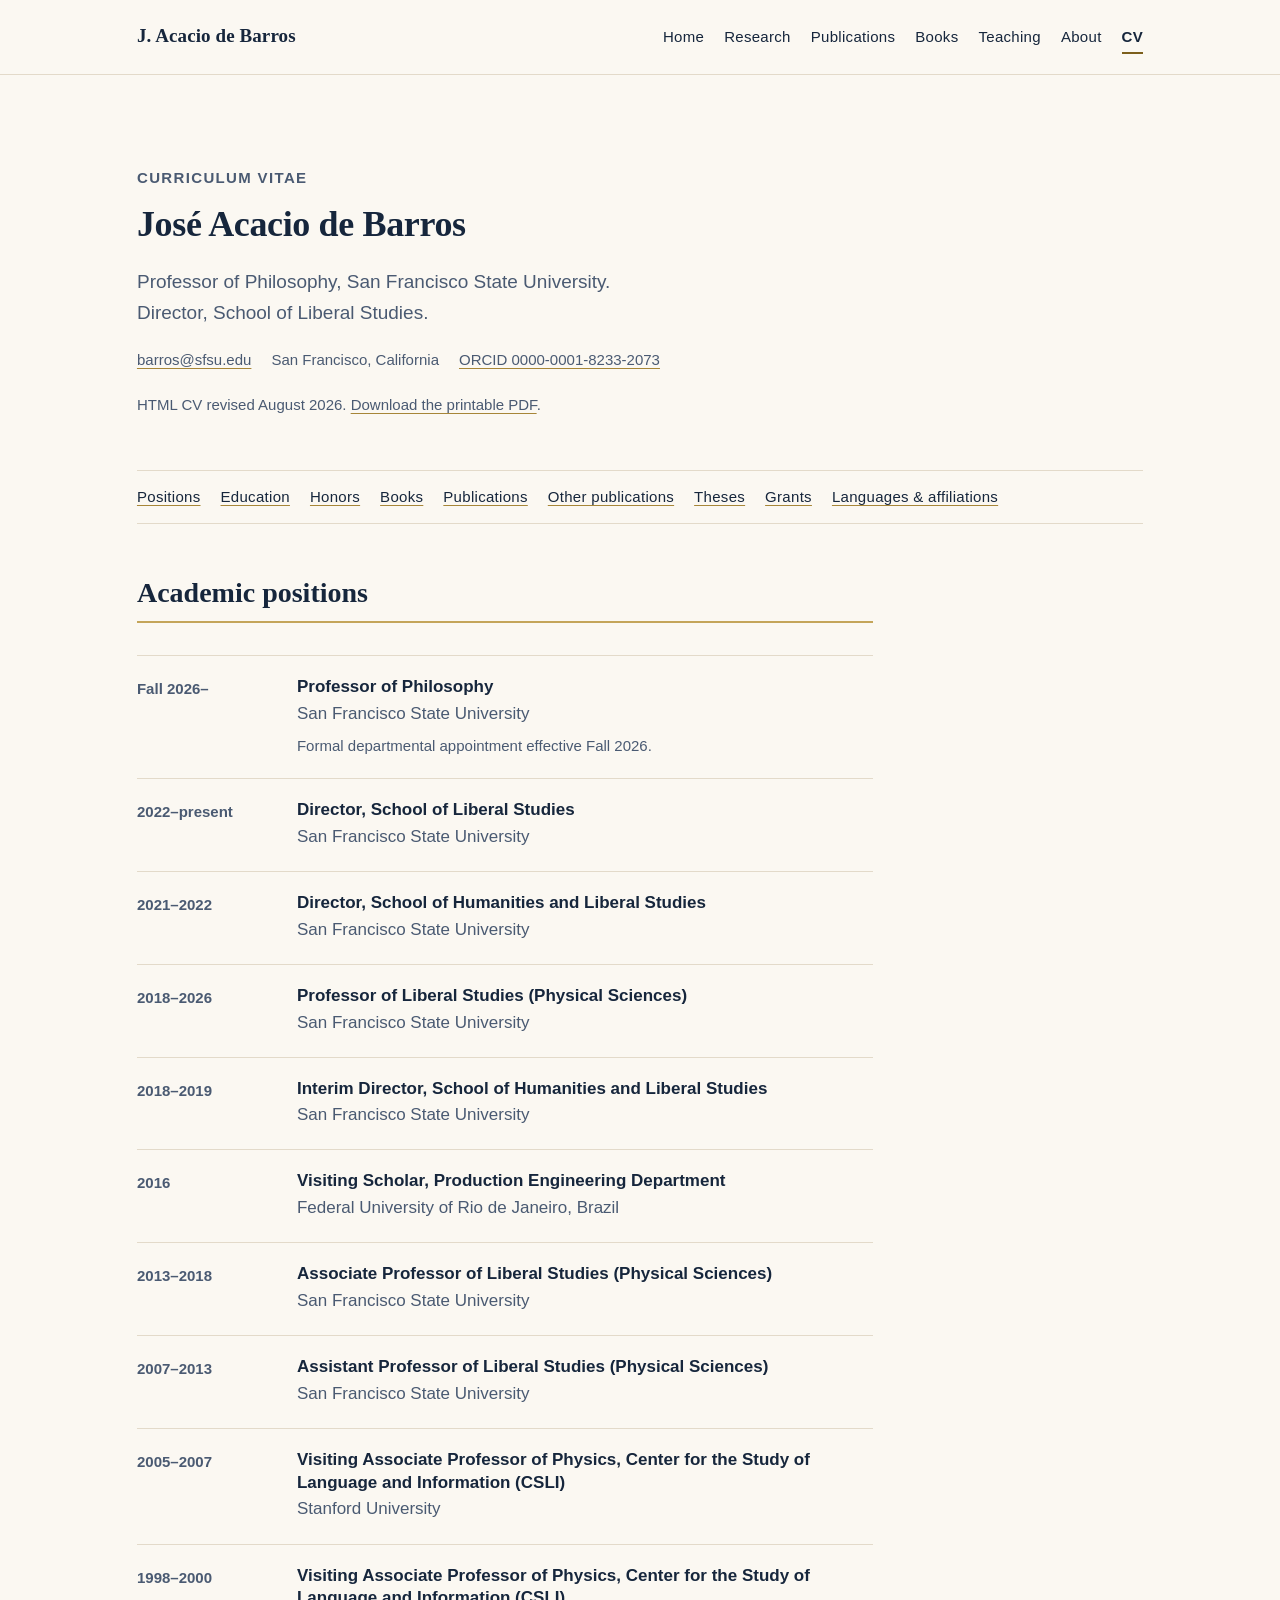
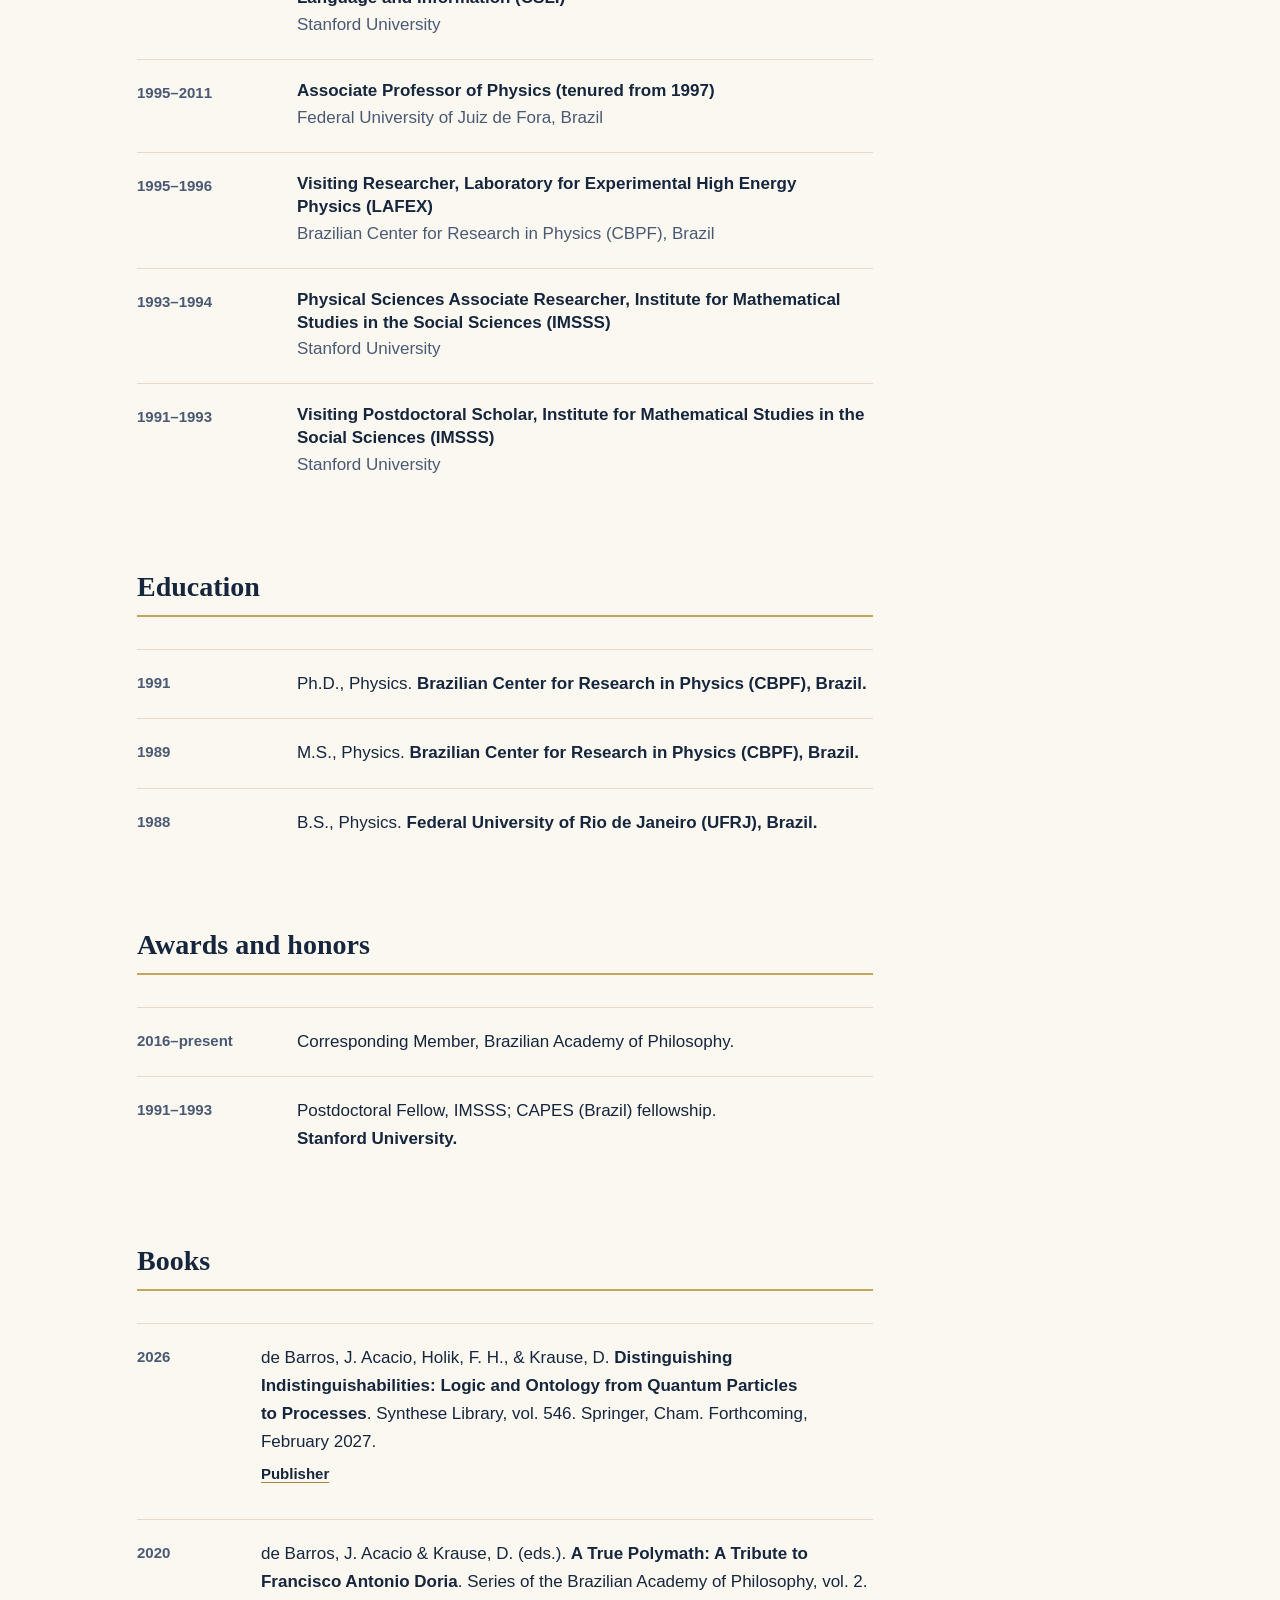
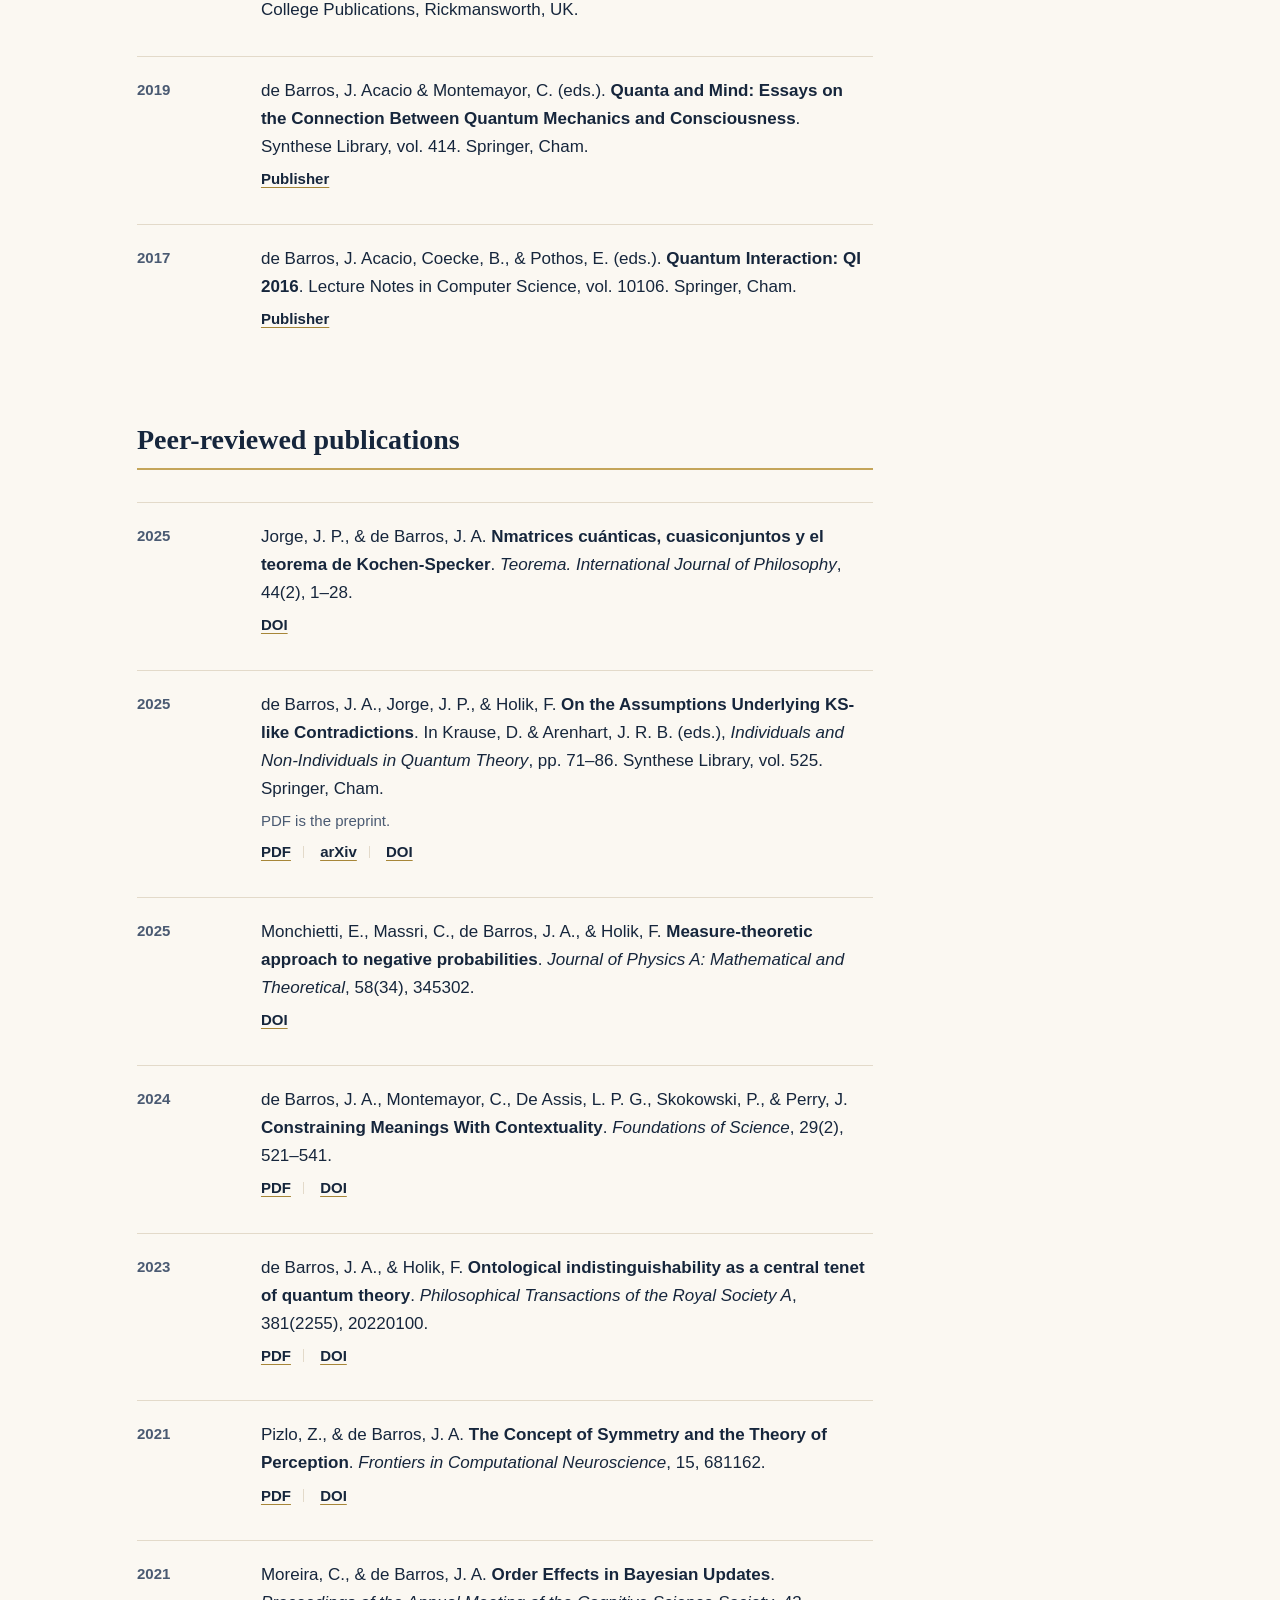
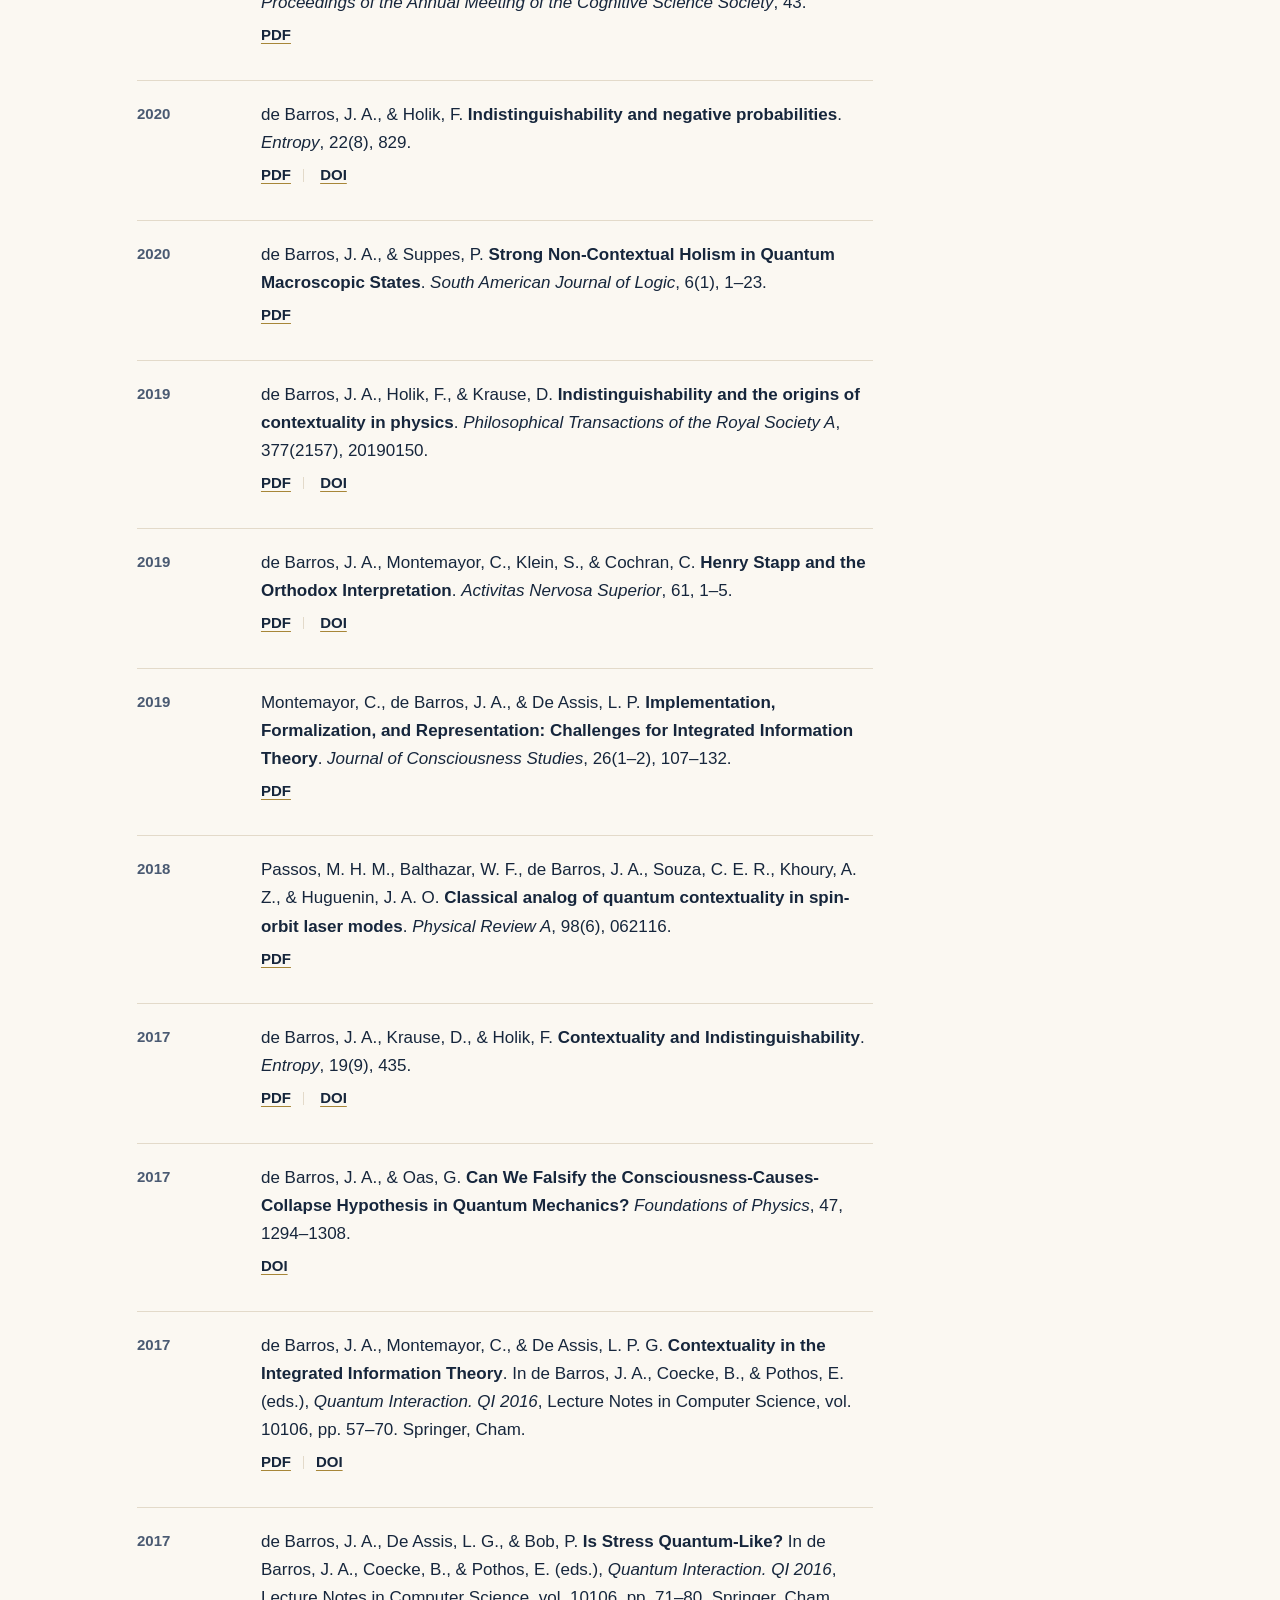
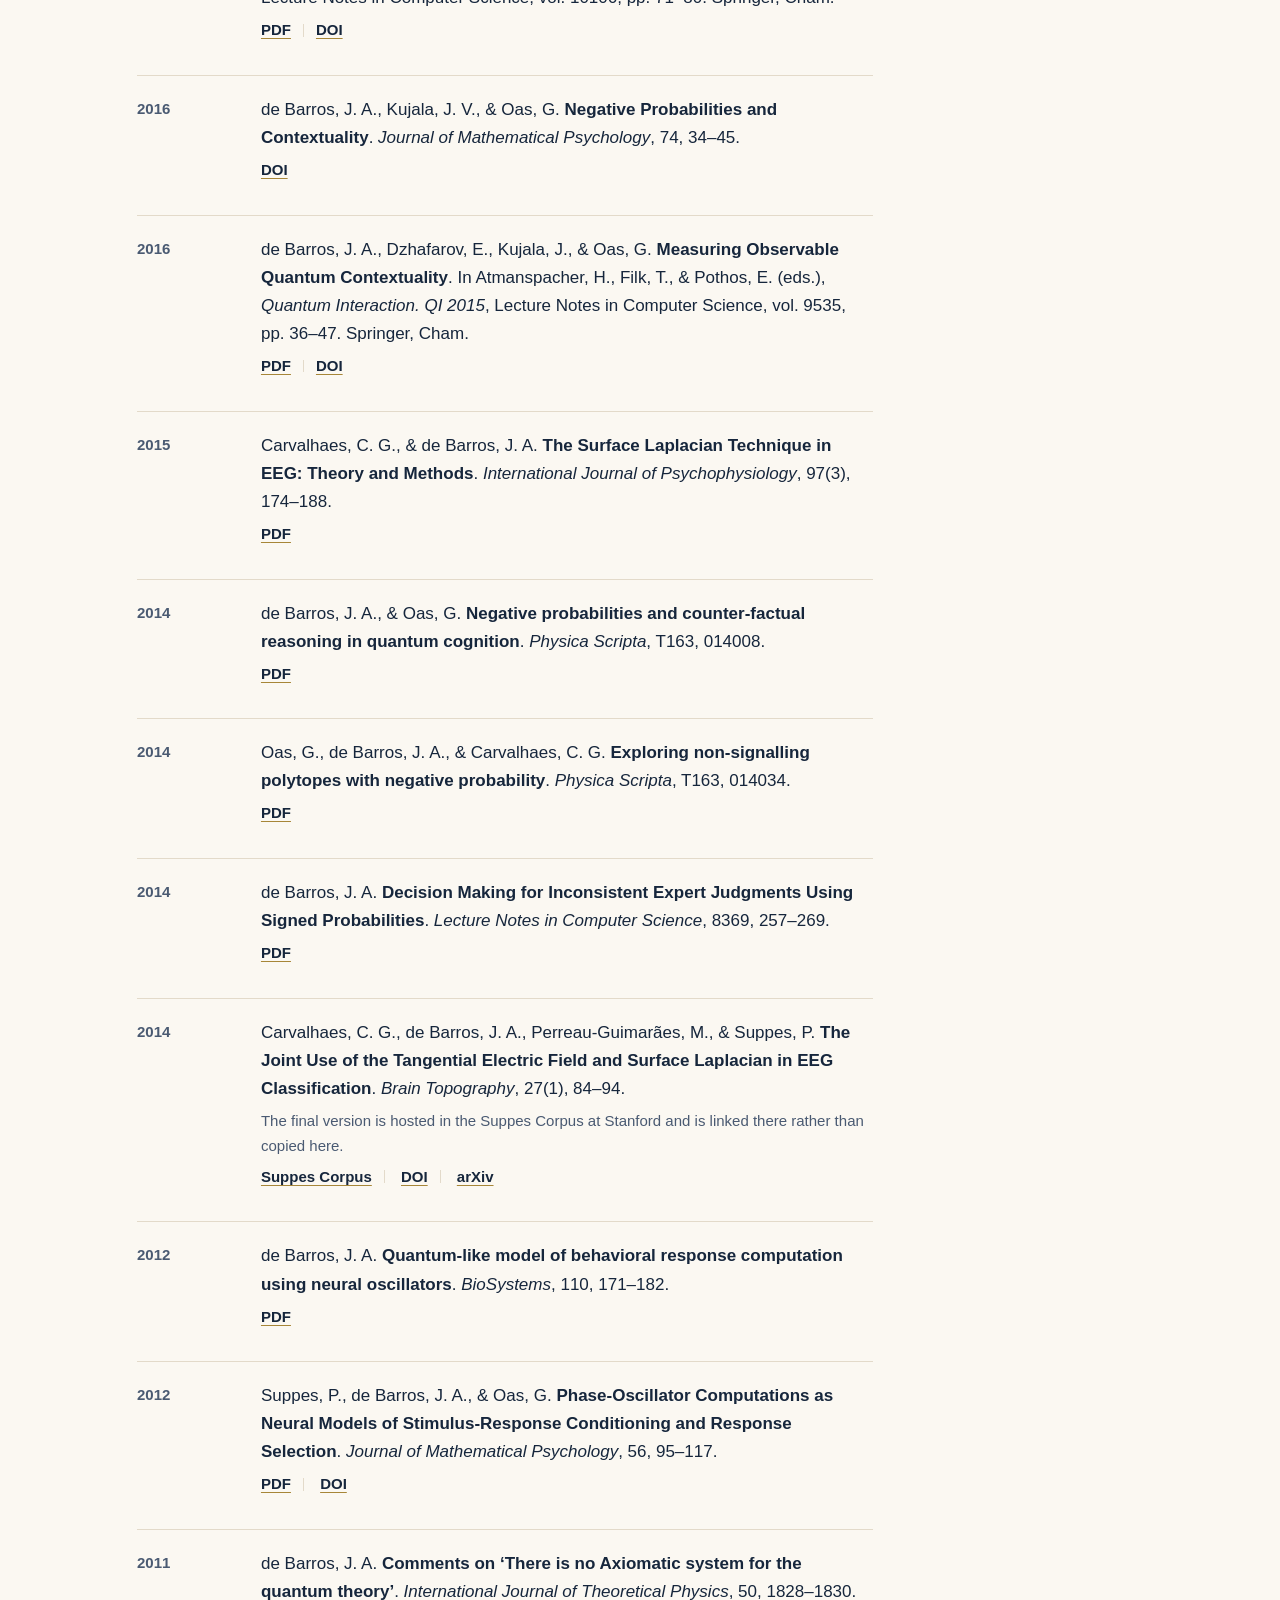
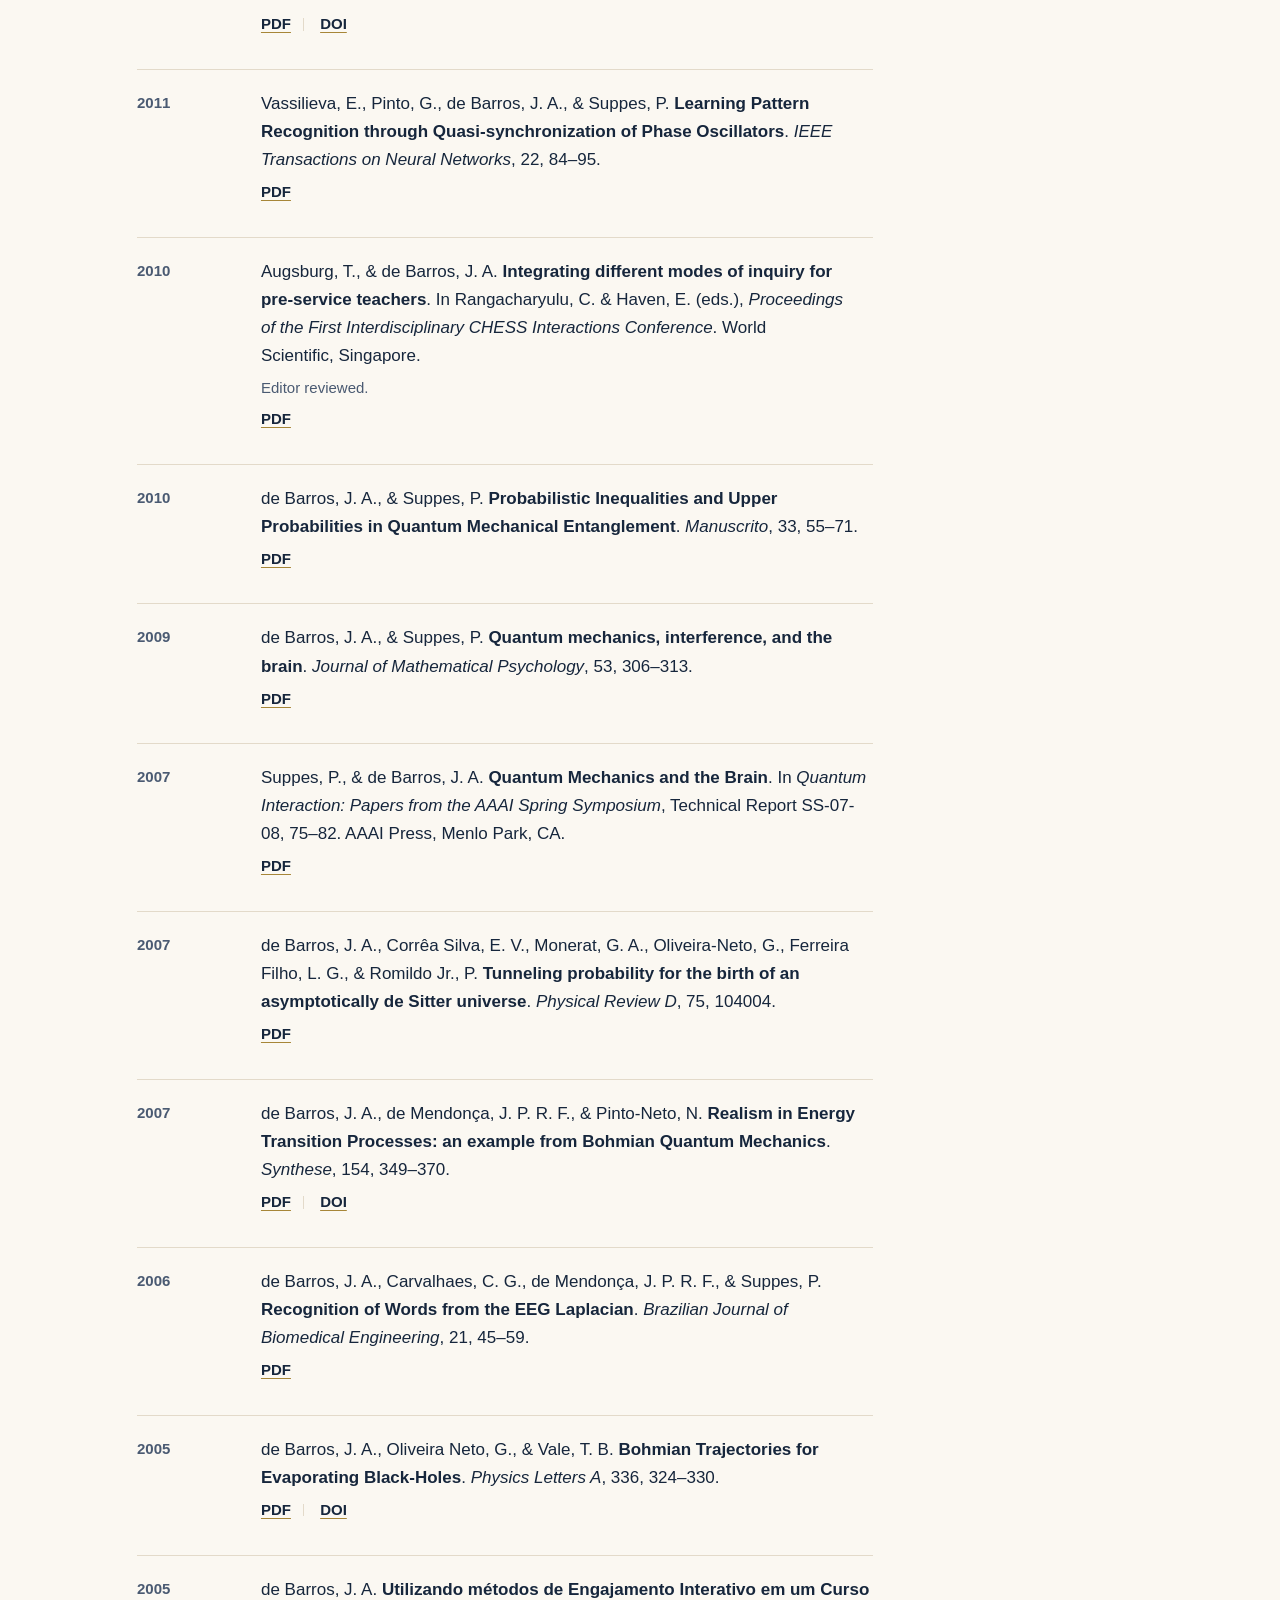
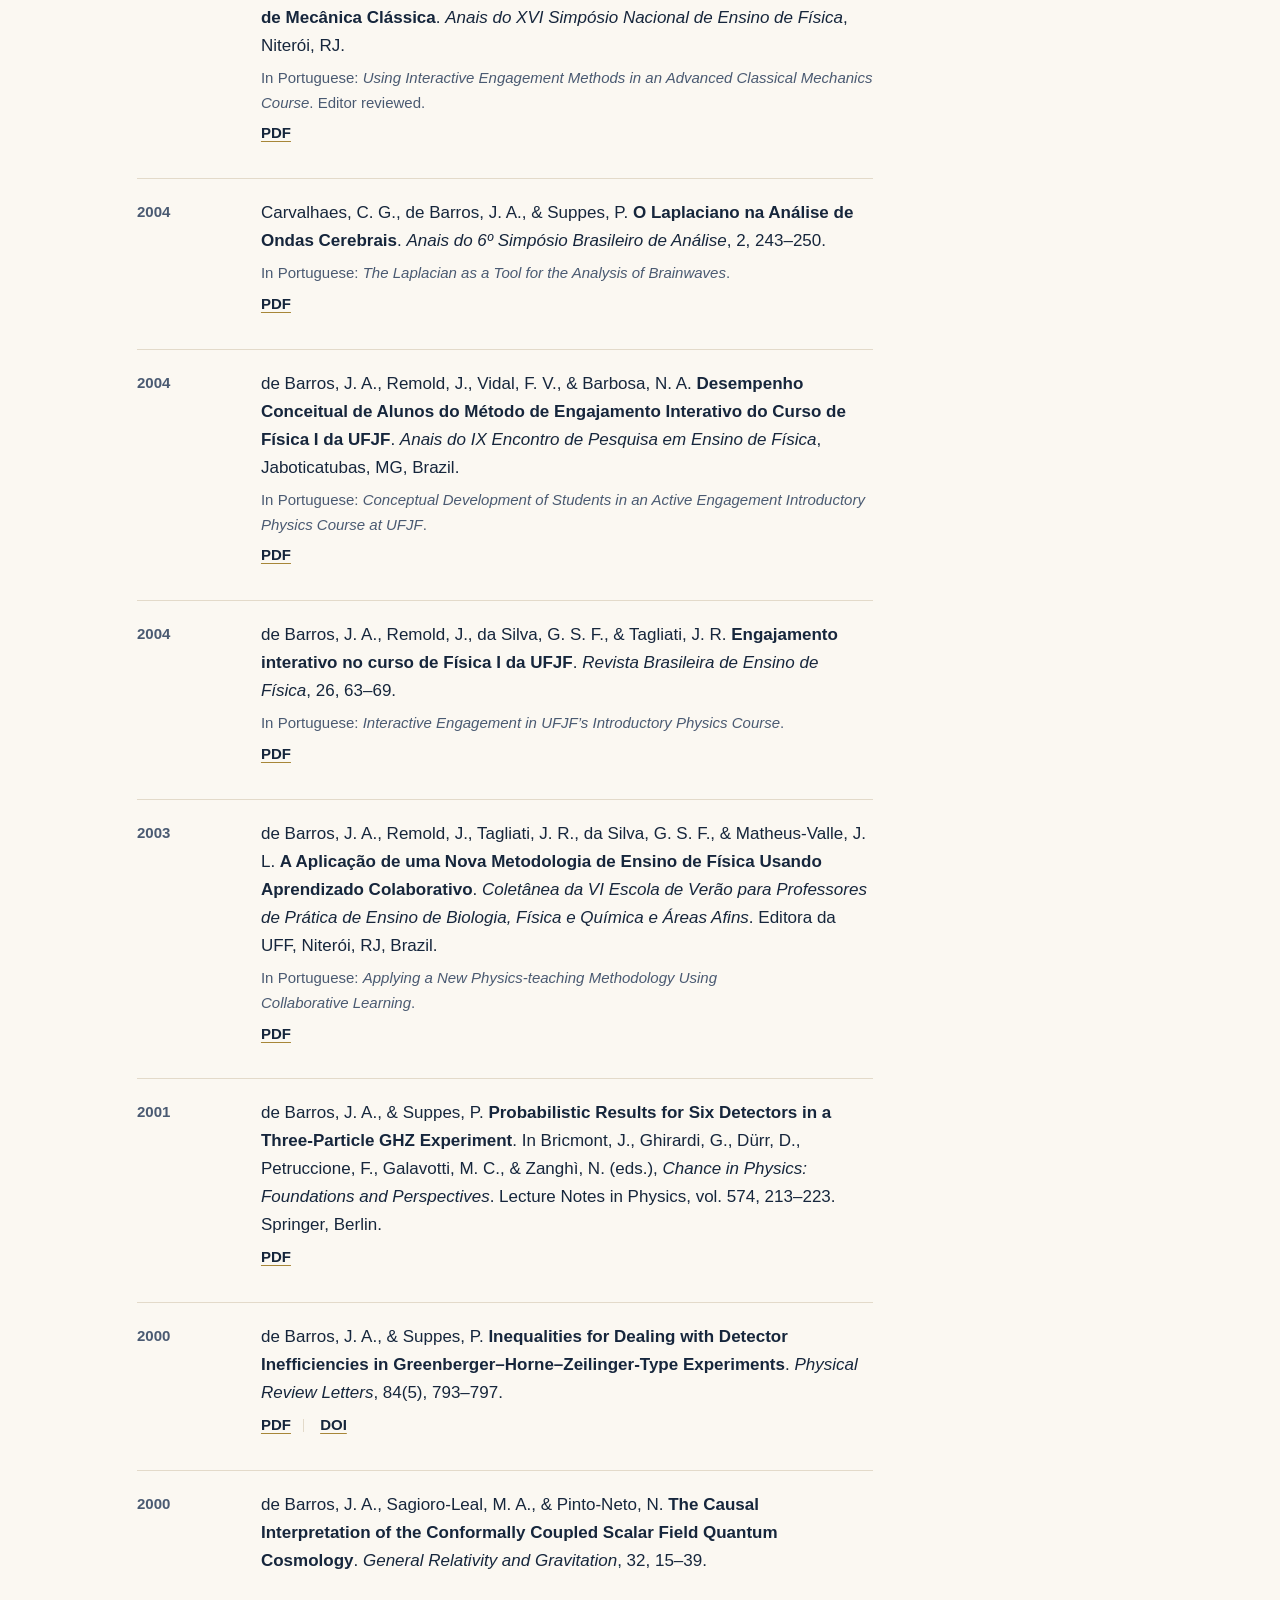
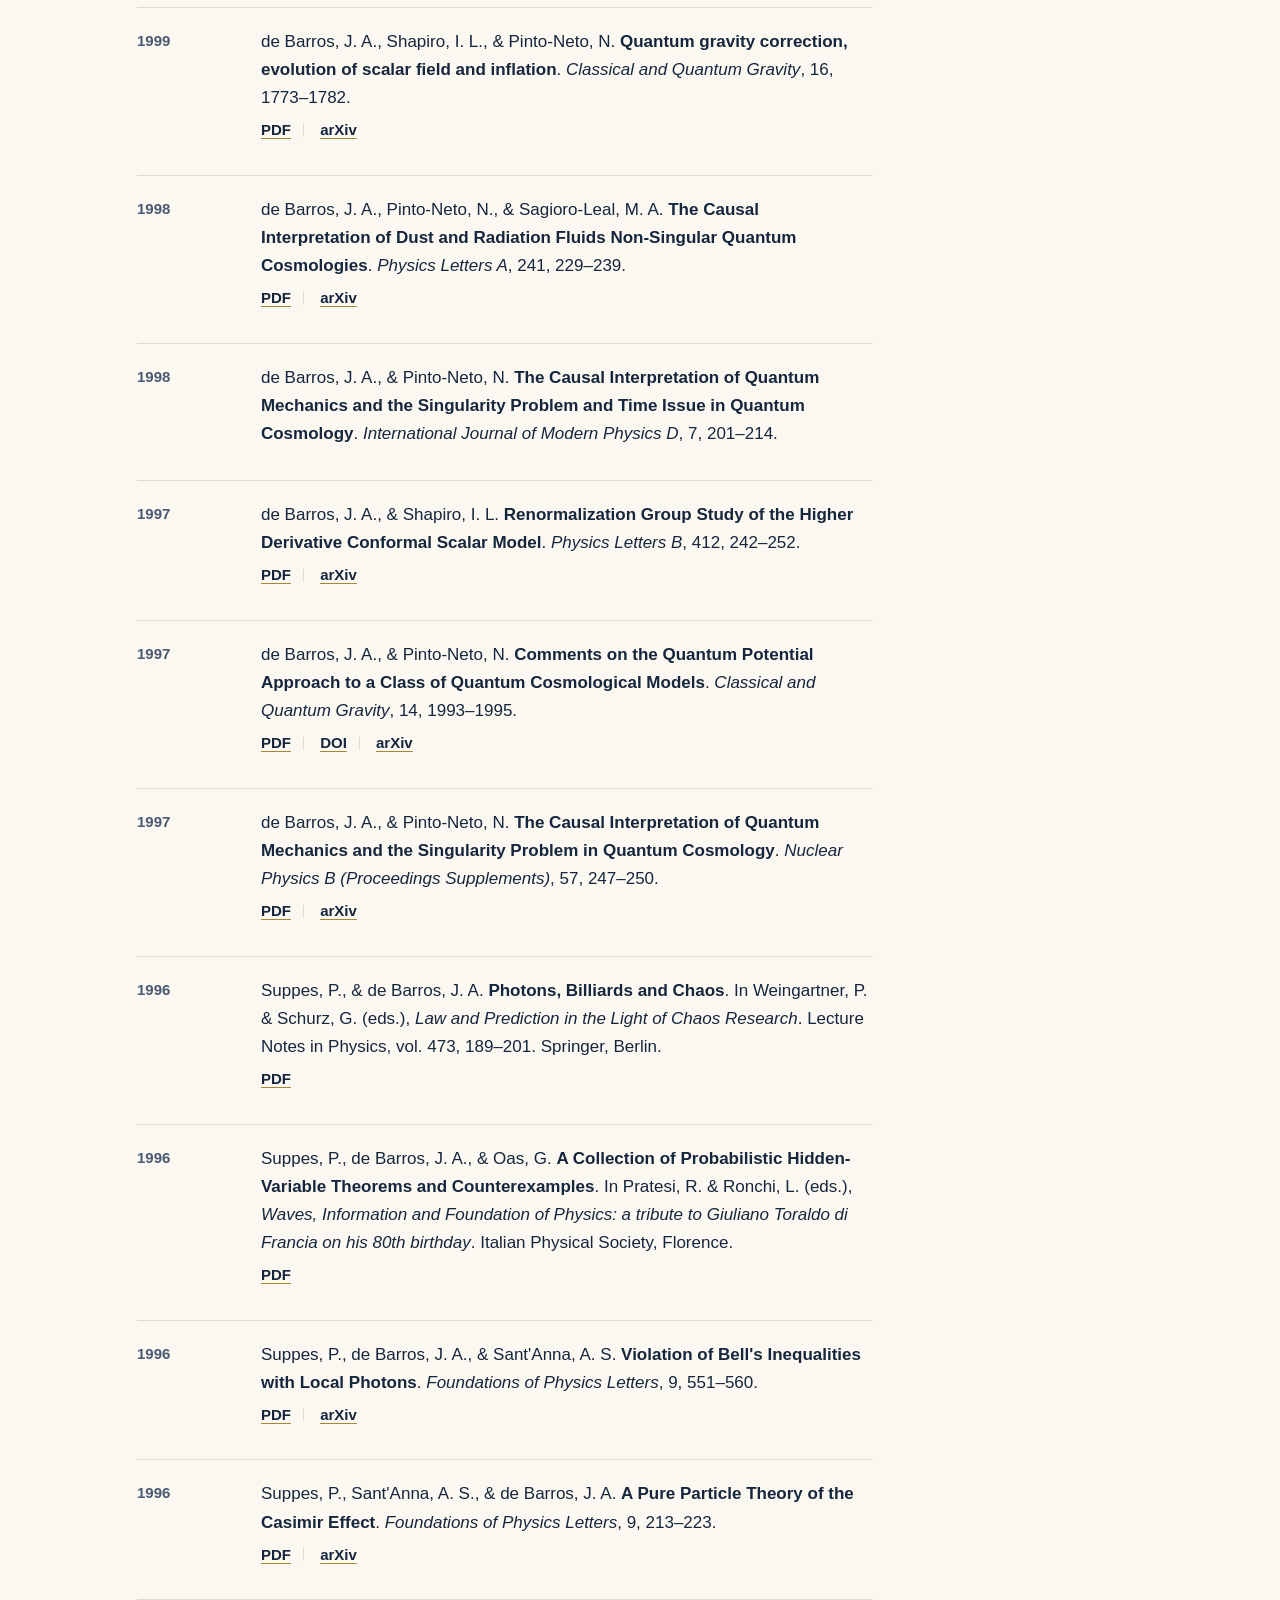
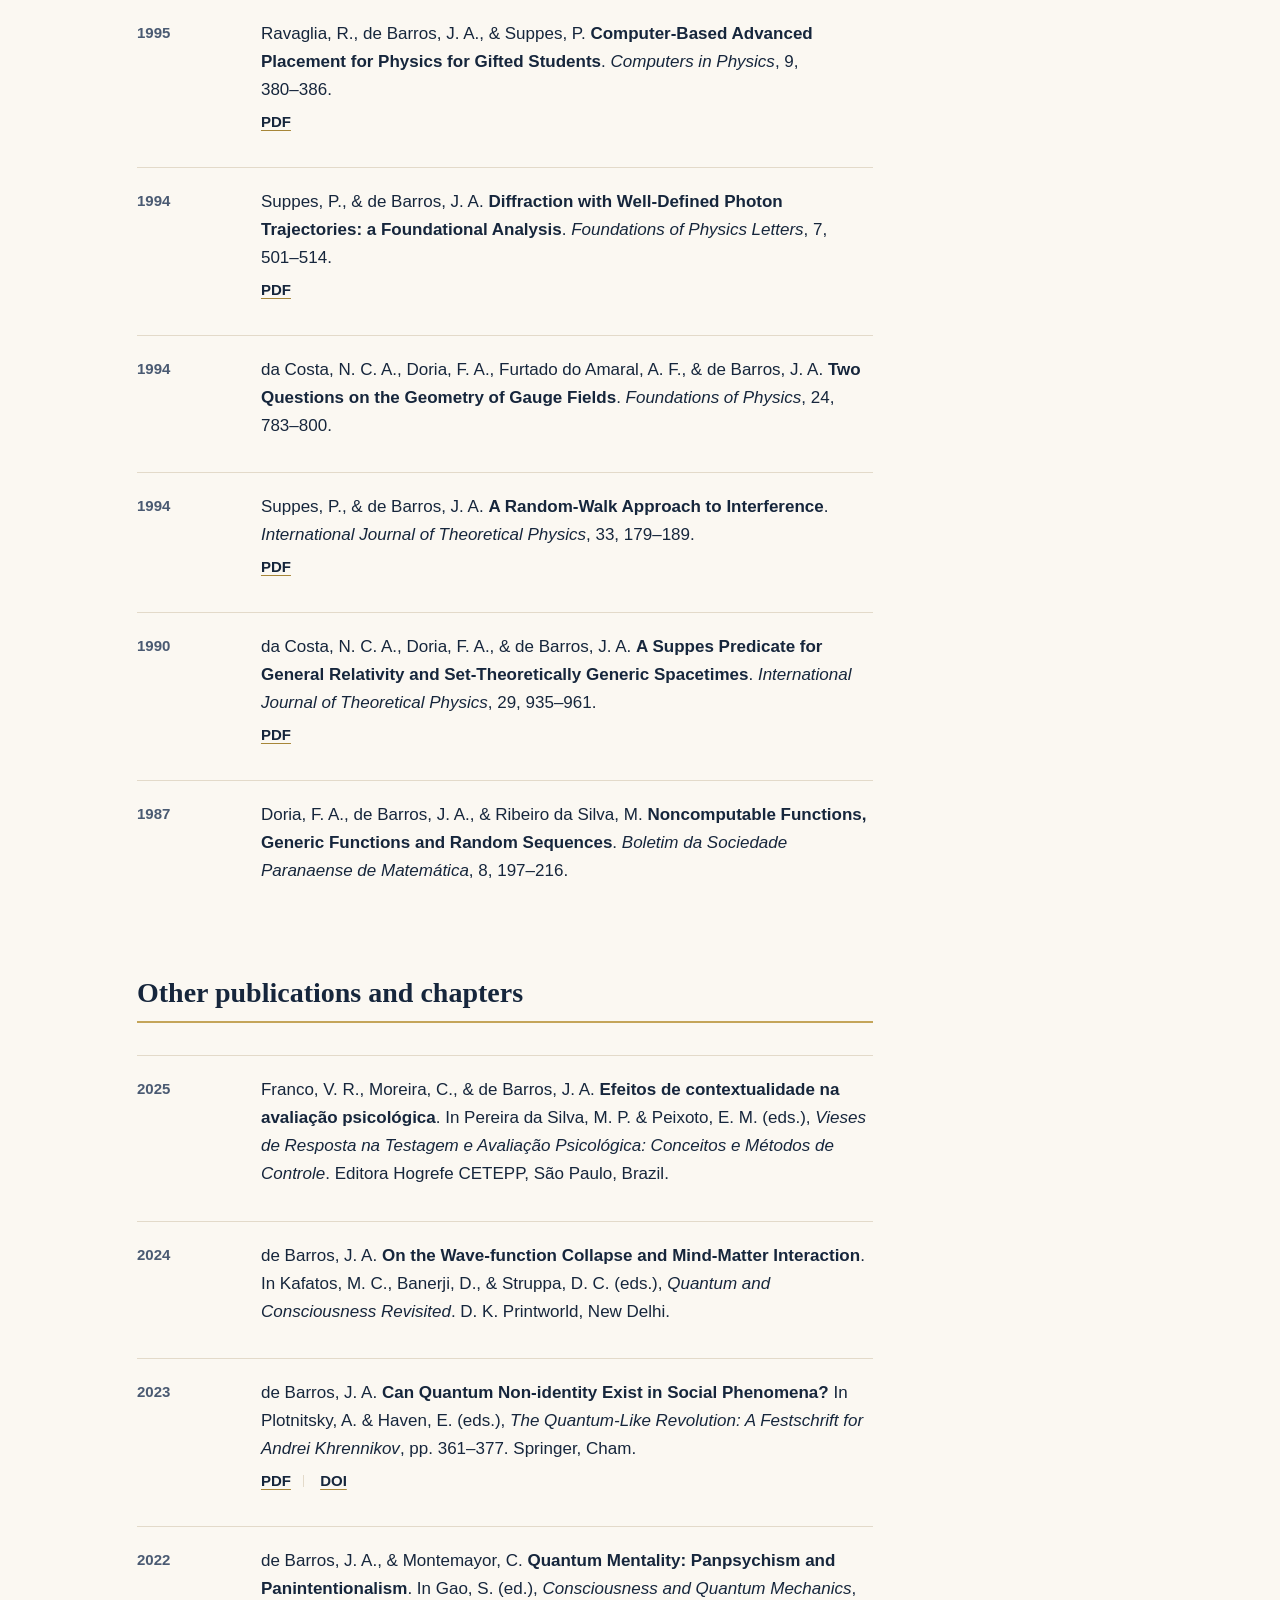
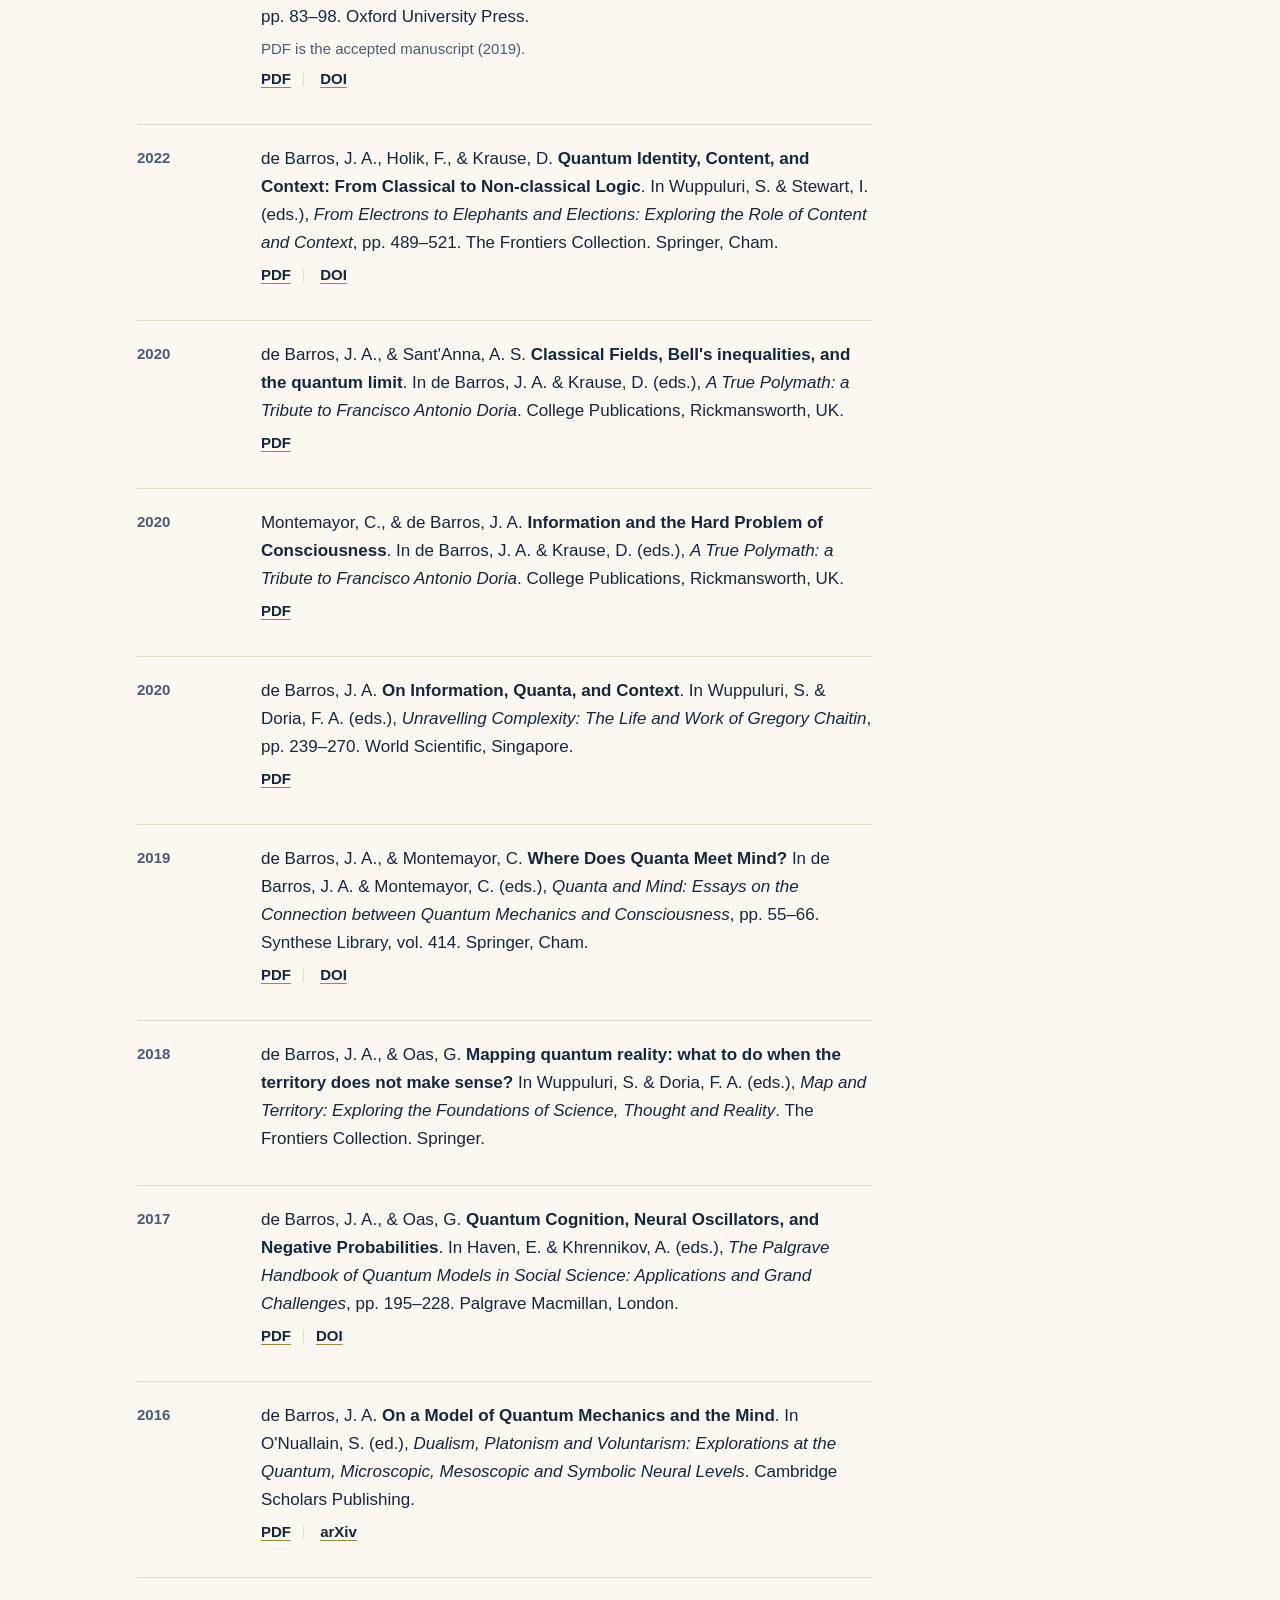
<file: cv/index.html>
<!DOCTYPE html>

<html lang="en">
<head>
<meta charset="utf-8"/>
<meta content="width=device-width, initial-scale=1" name="viewport"/>
<title>CV — José Acacio de Barros</title>
<meta content="Curriculum vitae of José Acacio de Barros, Professor of Philosophy at San Francisco State University: academic positions, education, books, publications, grants, and affiliations." name="description"/>
<link href="https://jacaciodebarros.github.io/cv/" rel="canonical"/>
<meta content="website" property="og:type"/>
<meta content="J. Acacio de Barros" property="og:site_name"/>
<meta content="CV — José Acacio de Barros" property="og:title"/>
<meta content="Curriculum vitae of José Acacio de Barros, Professor of Philosophy at San Francisco State University." property="og:description"/>
<meta content="https://jacaciodebarros.github.io/cv/" property="og:url"/>
<meta content="https://jacaciodebarros.github.io/assets/images/social-card-acacio-de-barros-1200x630.jpg" property="og:image"/>
<meta content="1200" property="og:image:width"/>
<meta content="630" property="og:image:height"/>
<meta content="Portrait of J. Acacio de Barros" property="og:image:alt"/>
<meta content="summary_large_image" name="twitter:card"/>
<meta content="CV — José Acacio de Barros" name="twitter:title"/>
<meta content="Curriculum vitae of José Acacio de Barros, Professor of Philosophy at San Francisco State University." name="twitter:description"/>
<meta content="https://jacaciodebarros.github.io/assets/images/social-card-acacio-de-barros-1200x630.jpg" name="twitter:image"/>
<link href="/assets/css/site.css" rel="stylesheet"/>
</head>
<body class="cv-page">
<a class="skip-link" href="#main">
   Skip to main content</a>
<header class="site-header">
<div class="wrap site-header__inner">
<a class="site-id" href="/">
     J. Acacio de Barros</a>
<nav aria-label="Primary" class="site-nav">
<ul>
<li>
<a href="/">
        Home</a>
</li>
<li>
<a href="/research/">
        Research</a>
</li>
<li>
<a href="/publications/">
        Publications</a>
</li>
<li>
<a href="/books/">
        Books</a>
</li>
<li>
<a href="/teaching/">
        Teaching</a>
</li>
<li>
<a href="/about/">
        About</a>
</li>
<li>
<a aria-current="page" href="/cv/">
        CV</a>
</li>
</ul>
</nav>
</div>
</header>
<main class="site-main" id="main" tabindex="-1">
<div class="wrap">
<div class="page-header cv-header">
<p class="page-header__eyebrow">
      Curriculum vitae
     </p>
<h1>José Acacio de Barros</h1>
<p class="page-header__lede">Professor of Philosophy, San Francisco State University. Director, School of Liberal Studies.</p>
<div class="cv-contact">
<a href="mailto:barros@sfsu.edu">
       barros@sfsu.edu</a>
<span>
       San Francisco, California
      </span>
<a href="https://orcid.org/0000-0001-8233-2073" rel="me noopener">
       ORCID 0000-0001-8233-2073</a>
</div>
<p class="cv-version">HTML CV revised August 2026. <a href="/assets/documents/JAcaciodeBarros-CV.pdf">Download the printable PDF</a>.</p>
</div>
<nav aria-label="CV sections" class="section-nav cv-section-nav">
<ul>
<li>
<a href="#positions">Positions</a>
</li>
<li>
<a href="#education">Education</a>
</li>
<li>
<a href="#honors">Honors</a>
</li>
<li>
<a href="#cv-books">Books</a>
</li>
<li>
<a href="#cv-peer-reviewed">Publications</a>
</li>
<li>
<a href="#cv-other-publications">Other publications</a>
</li>
<li>
<a href="#cv-theses-works">Theses</a>
</li>
<li>
<a href="#grants">Grants</a>
</li>
<li>
<a href="#languages">Languages &amp; affiliations</a>
</li>
</ul>
</nav>
<section aria-labelledby="h-positions" class="pub-section" id="positions">
<h2 id="h-positions">
      Academic positions
     </h2>
<ul class="pubs cv-timeline"><li><p class="pub__year">Fall 2026–</p><div class="pub__body"><p class="cv-position-title"><strong>Professor of Philosophy</strong></p><p class="cv-position-org">San Francisco State University</p><p class="pub__note">Formal departmental appointment effective Fall 2026.</p></div></li><li><p class="pub__year">2022–present</p><div class="pub__body"><p class="cv-position-title"><strong>Director, School of Liberal Studies</strong></p><p class="cv-position-org">San Francisco State University</p></div></li><li><p class="pub__year">2021–2022</p><div class="pub__body"><p class="cv-position-title"><strong>Director, School of Humanities and Liberal Studies</strong></p><p class="cv-position-org">San Francisco State University</p></div></li><li><p class="pub__year">2018–2026</p><div class="pub__body"><p class="cv-position-title"><strong>Professor of Liberal Studies (Physical Sciences)</strong></p><p class="cv-position-org">San Francisco State University</p></div></li><li><p class="pub__year">2018–2019</p><div class="pub__body"><p class="cv-position-title"><strong>Interim Director, School of Humanities and Liberal Studies</strong></p><p class="cv-position-org">San Francisco State University</p></div></li><li><p class="pub__year">2016</p><div class="pub__body"><p class="cv-position-title"><strong>Visiting Scholar, Production Engineering Department</strong></p><p class="cv-position-org">Federal University of Rio de Janeiro, Brazil</p></div></li><li><p class="pub__year">2013–2018</p><div class="pub__body"><p class="cv-position-title"><strong>Associate Professor of Liberal Studies (Physical Sciences)</strong></p><p class="cv-position-org">San Francisco State University</p></div></li><li><p class="pub__year">2007–2013</p><div class="pub__body"><p class="cv-position-title"><strong>Assistant Professor of Liberal Studies (Physical Sciences)</strong></p><p class="cv-position-org">San Francisco State University</p></div></li><li><p class="pub__year">2005–2007</p><div class="pub__body"><p class="cv-position-title"><strong>Visiting Associate Professor of Physics, Center for the Study of Language and Information (CSLI)</strong></p><p class="cv-position-org">Stanford University</p></div></li><li><p class="pub__year">1998–2000</p><div class="pub__body"><p class="cv-position-title"><strong>Visiting Associate Professor of Physics, Center for the Study of Language and Information (CSLI)</strong></p><p class="cv-position-org">Stanford University</p></div></li><li><p class="pub__year">1995–2011</p><div class="pub__body"><p class="cv-position-title"><strong>Associate Professor of Physics (tenured from 1997)</strong></p><p class="cv-position-org">Federal University of Juiz de Fora, Brazil</p></div></li><li><p class="pub__year">1995–1996</p><div class="pub__body"><p class="cv-position-title"><strong>Visiting Researcher, Laboratory for Experimental High Energy Physics (LAFEX)</strong></p><p class="cv-position-org">Brazilian Center for Research in Physics (CBPF), Brazil</p></div></li><li><p class="pub__year">1993–1994</p><div class="pub__body"><p class="cv-position-title"><strong>Physical Sciences Associate Researcher, Institute for Mathematical Studies in the Social Sciences (IMSSS)</strong></p><p class="cv-position-org">Stanford University</p></div></li><li><p class="pub__year">1991–1993</p><div class="pub__body"><p class="cv-position-title"><strong>Visiting Postdoctoral Scholar, Institute for Mathematical Studies in the Social Sciences (IMSSS)</strong></p><p class="cv-position-org">Stanford University</p></div></li></ul>
</section>
<section aria-labelledby="h-education" class="pub-section" id="education">
<h2 id="h-education">
      Education
     </h2>
<ul class="pubs cv-timeline">
<li>
<p class="pub__year">
        1991
       </p>
<div class="pub__body">
<p class="pub__cite">
         Ph.D., Physics.
         <strong>
          Brazilian Center for Research in Physics (CBPF), Brazil.</strong>
</p>
</div>
</li>
<li>
<p class="pub__year">
        1989
       </p>
<div class="pub__body">
<p class="pub__cite">
         M.S., Physics.
         <strong>
          Brazilian Center for Research in Physics (CBPF), Brazil.</strong>
</p>
</div>
</li>
<li>
<p class="pub__year">
        1988
       </p>
<div class="pub__body">
<p class="pub__cite">
         B.S., Physics.
         <strong>
          Federal University of Rio de Janeiro (UFRJ), Brazil.</strong>
</p>
</div>
</li>
</ul>
</section>
<section aria-labelledby="h-honors" class="pub-section" id="honors">
<h2 id="h-honors">
      Awards and honors
     </h2>
<ul class="pubs cv-timeline">
<li>
<p class="pub__year">
        2016–present
       </p>
<div class="pub__body">
<p class="pub__cite">
         Corresponding Member, Brazilian Academy of Philosophy.
        </p>
</div>
</li>


<li>
<p class="pub__year">
        1991–1993
       </p>
<div class="pub__body">
<p class="pub__cite">
         Postdoctoral Fellow, IMSSS; CAPES (Brazil) fellowship.
         <strong>
          Stanford University.</strong>
</p>
</div>
</li>
</ul>
</section>
<section aria-labelledby="h-cv-books" class="pub-section" id="cv-books">
<h2 id="h-cv-books">
      Books
     </h2>
<ol class="pubs">
<li>
<p class="pub__year">
        2026
       </p>
<div class="pub__body">
<p class="pub__cite">
         de Barros, J. Acacio, Holik, F. H., &amp; Krause, D.
         <cite>
          Distinguishing Indistinguishabilities: Logic and Ontology from Quantum Particles to Processes</cite>. Synthese Library, vol. 546. Springer, Cham. Forthcoming, February 2027.
        </p>
<ul class="pub__links">
<li>
<a href="https://link.springer.com/book/9783032372444" rel="noopener">
           Publisher</a>
</li>
</ul>
</div>
</li>
<li>
<p class="pub__year">
        2020
       </p>
<div class="pub__body">
<p class="pub__cite">
         de Barros, J. Acacio &amp; Krause, D. (eds.).
         <cite>
          A True Polymath: A Tribute to Francisco Antonio Doria</cite>. Series of the Brazilian Academy of Philosophy, vol. 2. College Publications, Rickmansworth, UK.
        </p>
</div>
</li>
<li>
<p class="pub__year">
        2019
       </p>
<div class="pub__body">
<p class="pub__cite">
         de Barros, J. Acacio &amp; Montemayor, C. (eds.).
         <cite>
          Quanta and Mind: Essays on the Connection Between Quantum Mechanics and Consciousness</cite>. Synthese Library, vol. 414. Springer, Cham.
        </p>
<ul class="pub__links">
<li>
<a href="https://link.springer.com/book/10.1007/978-3-030-21908-6" rel="noopener">
           Publisher</a>
</li>
</ul>
</div>
</li>
<li>
<p class="pub__year">
        2017
       </p>
<div class="pub__body">
<p class="pub__cite">
         de Barros, J. Acacio, Coecke, B., &amp; Pothos, E. (eds.).
         <cite>
          Quantum Interaction: QI 2016</cite>. Lecture Notes in Computer Science, vol. 10106. Springer, Cham.
        </p>
<ul class="pub__links">
<li>
<a href="https://link.springer.com/book/10.1007/978-3-319-52289-0" rel="noopener">
           Publisher</a>
</li>
</ul>
</div>
</li>
</ol>
</section>
<section aria-labelledby="h-cv-peer-reviewed" class="pub-section" id="cv-peer-reviewed">
<h2 id="h-cv-peer-reviewed">
      Peer-reviewed publications
     </h2>
<ol class="pubs">
<li>
<p class="pub__year">
        2025
       </p>
<div class="pub__body">
<p class="pub__cite">
         Jorge, J. P., &amp; de Barros, J. A.
         <cite>
          Nmatrices cuánticas, cuasiconjuntos y el teorema de Kochen-Specker</cite>.
         <em>
          Teorema. International Journal of Philosophy</em>, 44(2), 1–28.
        </p>
<ul class="pub__links">
<li>
<a href="https://doi.org/10.30827/trif.33871" rel="noopener">
           DOI</a>
</li>
</ul>
</div>
</li>
<li>
<p class="pub__year">
        2025
       </p>
<div class="pub__body">
<p class="pub__cite">
         de Barros, J. A., Jorge, J. P., &amp; Holik, F.
         <cite>
          On the Assumptions Underlying KS-like Contradictions</cite>. In Krause, D. &amp; Arenhart, J. R. B. (eds.),
         <em>
          Individuals and Non-Individuals in Quantum Theory</em>, pp. 71–86. Synthese Library, vol. 525. Springer, Cham.
        </p>
<p class="pub__note">
         PDF is the preprint.
        </p>
<ul class="pub__links">
<li>
<a href="/assets/documents/papers/deBarrosEtAl2025-KSLikeContradictions.pdf">
           PDF</a>
</li>
<li>
<a href="https://arxiv.org/abs/2103.06830" rel="noopener">
           arXiv</a>
</li>
<li>
<a href="https://doi.org/10.1007/978-3-032-01408-5_5" rel="noopener">
           DOI</a>
</li>
</ul>
</div>
</li>
<li>
<p class="pub__year">
        2025
       </p>
<div class="pub__body">
<p class="pub__cite">
         Monchietti, E., Massri, C., de Barros, J. A., &amp; Holik, F.
         <cite>
          Measure-theoretic approach to negative probabilities</cite>.
         <em>
          Journal of Physics A: Mathematical and Theoretical</em>, 58(34), 345302.
        </p>
<ul class="pub__links">
<li>
<a href="https://doi.org/10.1088/1751-8121/adf478" rel="noopener">
           DOI</a>
</li>
</ul>
</div>
</li>
<li>
<p class="pub__year">
        2024
       </p>
<div class="pub__body">
<p class="pub__cite">
         de Barros, J. A., Montemayor, C., De Assis, L. P. G., Skokowski, P., &amp; Perry, J.
         <cite>
          Constraining Meanings With Contextuality</cite>.
         <em>
          Foundations of Science</em>, 29(2), 521–541.
        </p>
<ul class="pub__links">
<li>
<a href="/assets/documents/papers/deBarrosEtAl2024-ConstrainingMeanings.pdf">
           PDF</a>
</li>
<li>
<a href="https://doi.org/10.1007/s10699-022-09859-9" rel="noopener">
           DOI</a>
</li>
</ul>
</div>
</li>
<li>
<p class="pub__year">
        2023
       </p>
<div class="pub__body">
<p class="pub__cite">
         de Barros, J. A., &amp; Holik, F.
         <cite>
          Ontological indistinguishability as a central tenet of quantum theory</cite>.
         <em>
          Philosophical Transactions of the Royal Society A</em>, 381(2255), 20220100.
        </p>
<ul class="pub__links">
<li>
<a href="/assets/documents/papers/deBarrosHolik2023-OntologicalIndistinguishability.pdf">
           PDF</a>
</li>
<li>
<a href="https://doi.org/10.1098/rsta.2022.0100" rel="noopener">
           DOI</a>
</li>
</ul>
</div>
</li>
<li>
<p class="pub__year">
        2021
       </p>
<div class="pub__body">
<p class="pub__cite">
         Pizlo, Z., &amp; de Barros, J. A.
         <cite>
          The Concept of Symmetry and the Theory of Perception</cite>.
         <em>
          Frontiers in Computational Neuroscience</em>, 15, 681162.
        </p>
<ul class="pub__links">
<li>
<a href="/assets/documents/papers/PizlodeBarros2021.pdf">
           PDF</a>
</li>
<li>
<a href="https://doi.org/10.3389/fncom.2021.681162" rel="noopener">
           DOI</a>
</li>
</ul>
</div>
</li>
<li>
<p class="pub__year">
        2021
       </p>
<div class="pub__body">
<p class="pub__cite">
         Moreira, C., &amp; de Barros, J. A.
         <cite>
          Order Effects in Bayesian Updates</cite>.
         <em>
          Proceedings of the Annual Meeting of the Cognitive Science Society</em>, 43.
        </p>
<ul class="pub__links">
<li>
<a href="/assets/documents/papers/MoreiradeBarros2021-OrderEffects.pdf">
           PDF</a>
</li>
</ul>
</div>
</li>
<li>
<p class="pub__year">2020</p>
<div class="pub__body">
<p class="pub__cite">de Barros, J. A., &amp; Holik, F. <cite>Indistinguishability and negative probabilities</cite>. <em>Entropy</em>, 22(8), 829.</p>
<ul class="pub__links">
<li>
<a href="/assets/documents/papers/deBarrosHolik2020.pdf">
           PDF</a>
</li>
<li>
<a href="https://doi.org/10.3390/e22080829" rel="noopener">
           DOI</a>
</li>
</ul>
</div>
</li>
<li>
<p class="pub__year">
        2020
       </p>
<div class="pub__body">
<p class="pub__cite">
         de Barros, J. A., &amp; Suppes, P.
         <cite>
          Strong Non-Contextual Holism in Quantum Macroscopic States</cite>.
         <em>
          South American Journal of Logic</em>, 6(1), 1–23.
        </p>
<ul class="pub__links">
<li>
<a href="/assets/documents/papers/deBarrosSuppes2020.pdf">
           PDF</a>
</li>
</ul>
</div>
</li>
<li>
<p class="pub__year">
        2019
       </p>
<div class="pub__body">
<p class="pub__cite">
         de Barros, J. A., Holik, F., &amp; Krause, D.
         <cite>
          Indistinguishability and the origins of contextuality in physics</cite>.
         <em>
          Philosophical Transactions of the Royal Society A</em>, 377(2157), 20190150.
        </p>
<ul class="pub__links">
<li>
<a href="/assets/documents/papers/deBarrosEtAl2019.pdf">
           PDF</a>
</li>
<li>
<a href="https://doi.org/10.1098/rsta.2019.0150" rel="noopener">
           DOI</a>
</li>
</ul>
</div>
</li>
<li>
<p class="pub__year">
        2019
       </p>
<div class="pub__body">
<p class="pub__cite">
         de Barros, J. A., Montemayor, C., Klein, S., &amp; Cochran, C.
         <cite>
          Henry Stapp and the Orthodox Interpretation</cite>.
         <em>
          Activitas Nervosa Superior</em>, 61, 1–5.
        </p>
<ul class="pub__links">
<li>
<a href="/assets/documents/papers/deBarrosEtAl2019a.pdf">
           PDF</a>
</li>
<li>
<a href="https://doi.org/10.1007/s41470-019-00054-z" rel="noopener">
           DOI</a>
</li>
</ul>
</div>
</li>
<li>
<p class="pub__year">
        2019
       </p>
<div class="pub__body">
<p class="pub__cite">
         Montemayor, C., de Barros, J. A., &amp; De Assis, L. P.
         <cite>
          Implementation, Formalization, and Representation: Challenges for Integrated Information Theory</cite>.
         <em>
          Journal of Consciousness Studies</em>, 26(1–2), 107–132.
        </p>
<ul class="pub__links">
<li>
<a href="/assets/documents/papers/MontemayorEtAl2019.pdf">
           PDF</a>
</li>
</ul>
</div>
</li>
<li>
<p class="pub__year">
        2018
       </p>
<div class="pub__body">
<p class="pub__cite">
         Passos, M. H. M., Balthazar, W. F., de Barros, J. A., Souza, C. E. R., Khoury, A. Z., &amp; Huguenin, J. A. O.
         <cite>
          Classical analog of quantum contextuality in spin-orbit laser modes</cite>.
         <em>
          Physical Review A</em>, 98(6), 062116.
        </p>
<ul class="pub__links">
<li>
<a href="/assets/documents/papers/PassosEtAl2018.pdf">
           PDF</a>
</li>
</ul>
</div>
</li>
<li>
<p class="pub__year">
        2017
       </p>
<div class="pub__body">
<p class="pub__cite">
         de Barros, J. A., Krause, D., &amp; Holik, F.
         <cite>
          Contextuality and Indistinguishability</cite>.
         <em>
          Entropy</em>, 19(9), 435.
        </p>
<ul class="pub__links">
<li>
<a href="/assets/documents/papers/deBarrosEtAl2017c.pdf">
           PDF</a>
</li>
<li>
<a href="https://doi.org/10.3390/e19090435" rel="noopener">
           DOI</a>
</li>
</ul>
</div>
</li>
<li>
<p class="pub__year">
        2017
       </p>
<div class="pub__body">
<p class="pub__cite">
         de Barros, J. A., &amp; Oas, G.
         <cite>
          Can We Falsify the Consciousness-Causes-Collapse Hypothesis in Quantum Mechanics?</cite>
<em>
          Foundations of Physics</em>, 47, 1294–1308.
        </p>
<ul class="pub__links">
<li>
<a href="https://doi.org/10.1007/s10701-017-0110-7" rel="noopener">
           DOI</a>
</li>
</ul>
</div>
</li>
<li>
<p class="pub__year">2017</p>
<div class="pub__body">
<p class="pub__cite">de Barros, J. A., Montemayor, C., &amp; De Assis, L. P. G. <cite>Contextuality in the Integrated Information Theory</cite>. In de Barros, J. A., Coecke, B., &amp; Pothos, E. (eds.), <em>Quantum Interaction. QI 2016</em>, Lecture Notes in Computer Science, vol. 10106, pp. 57–70. Springer, Cham.</p>
<ul class="pub__links">
<li>
<a href="/assets/documents/papers/deBarrosEtAl2017.pdf">
           PDF</a>
</li>
<li><a href="https://doi.org/10.1007/978-3-319-52289-0_5" rel="noopener">DOI</a></li></ul>
</div>
</li>
<li>
<p class="pub__year">2017</p>
<div class="pub__body">
<p class="pub__cite">de Barros, J. A., De Assis, L. G., &amp; Bob, P. <cite>Is Stress Quantum-Like?</cite> In de Barros, J. A., Coecke, B., &amp; Pothos, E. (eds.), <em>Quantum Interaction. QI 2016</em>, Lecture Notes in Computer Science, vol. 10106, pp. 71–80. Springer, Cham.</p>
<ul class="pub__links">
<li>
<a href="/assets/documents/papers/deBarrosEtAl2017b.pdf">
           PDF</a>
</li>
<li><a href="https://doi.org/10.1007/978-3-319-52289-0_6" rel="noopener">DOI</a></li></ul>
</div>
</li>
<li>
<p class="pub__year">2016</p>
<div class="pub__body">
<p class="pub__cite">de Barros, J. A., Kujala, J. V., &amp; Oas, G. <cite>Negative Probabilities and Contextuality</cite>. <em>Journal of Mathematical Psychology</em>, 74, 34–45.</p>
<ul class="pub__links"><li><a href="https://doi.org/10.1016/j.jmp.2016.04.014" rel="noopener">DOI</a></li></ul></div>
</li>
<li>
<p class="pub__year">2016</p>
<div class="pub__body">
<p class="pub__cite">de Barros, J. A., Dzhafarov, E., Kujala, J., &amp; Oas, G. <cite>Measuring Observable Quantum Contextuality</cite>. In Atmanspacher, H., Filk, T., &amp; Pothos, E. (eds.), <em>Quantum Interaction. QI 2015</em>, Lecture Notes in Computer Science, vol. 9535, pp. 36–47. Springer, Cham.</p>
<ul class="pub__links">
<li>
<a href="/assets/documents/papers/deBarrosEtAl2015.pdf">
           PDF</a>
</li>
<li><a href="https://doi.org/10.1007/978-3-319-28675-4_4" rel="noopener">DOI</a></li></ul>
</div>
</li>
<li>
<p class="pub__year">
        2015
       </p>
<div class="pub__body">
<p class="pub__cite">
         Carvalhaes, C. G., &amp; de Barros, J. A.
         <cite>
          The Surface Laplacian Technique in EEG: Theory and Methods</cite>.
         <em>
          International Journal of Psychophysiology</em>, 97(3), 174–188.
        </p>
<ul class="pub__links">
<li>
<a href="/assets/documents/papers/CarvalhaesdeBarros2015.pdf">
           PDF</a>
</li>
</ul>
</div>
</li>
<li>
<p class="pub__year">
        2014
       </p>
<div class="pub__body">
<p class="pub__cite">
         de Barros, J. A., &amp; Oas, G.
         <cite>
          Negative probabilities and counter-factual reasoning in quantum cognition</cite>.
         <em>
          Physica Scripta</em>, T163, 014008.
        </p>
<ul class="pub__links">
<li>
<a href="/assets/documents/papers/deBarrosOas2014.pdf">
           PDF</a>
</li>
</ul>
</div>
</li>
<li>
<p class="pub__year">
        2014
       </p>
<div class="pub__body">
<p class="pub__cite">
         Oas, G., de Barros, J. A., &amp; Carvalhaes, C. G.
         <cite>
          Exploring non-signalling polytopes with negative probability</cite>.
         <em>
          Physica Scripta</em>, T163, 014034.
        </p>
<ul class="pub__links">
<li>
<a href="/assets/documents/papers/OasdeBarros2014.pdf">
           PDF</a>
</li>
</ul>
</div>
</li>
<li>
<p class="pub__year">
        2014
       </p>
<div class="pub__body">
<p class="pub__cite">
         de Barros, J. A.
         <cite>
          Decision Making for Inconsistent Expert Judgments Using Signed Probabilities</cite>.
         <em>
          Lecture Notes in Computer Science</em>, 8369, 257–269.
        </p>
<ul class="pub__links">
<li>
<a href="/assets/documents/papers/deBarros2013a.pdf">
           PDF</a>
</li>
</ul>
</div>
</li>
<li>
<p class="pub__year">
        2014
       </p>
<div class="pub__body">
<p class="pub__cite">
         Carvalhaes, C. G., de Barros, J. A., Perreau-Guimarães, M., &amp; Suppes, P.
         <cite>
          The Joint Use of the Tangential Electric Field and Surface Laplacian in EEG Classification</cite>.
         <em>
          Brain Topography</em>, 27(1), 84–94.
        </p>
<p class="pub__note">
         The final version is hosted in the Suppes Corpus at Stanford and is linked there rather than copied here.
        </p>
<ul class="pub__links">
<li>
<a href="https://web.stanford.edu/group/cslipublications/cslipublications/SuppesCorpus/articles/psych/464.pdf" rel="noopener">
           Suppes Corpus</a>
</li>
<li>
<a href="https://doi.org/10.1007/s10548-013-0305-y" rel="noopener">
           DOI</a>
</li>
<li>
<a href="https://arxiv.org/abs/1212.0592" rel="noopener">
           arXiv</a>
</li>
</ul>
</div>
</li>
<li>
<p class="pub__year">
        2012
       </p>
<div class="pub__body">
<p class="pub__cite">
         de Barros, J. A.
         <cite>
          Quantum-like model of behavioral response computation using neural oscillators</cite>.
         <em>
          BioSystems</em>, 110, 171–182.
        </p>
<ul class="pub__links">
<li>
<a href="/assets/documents/papers/deBarros2012b.pdf">
           PDF</a>
</li>
</ul>
</div>
</li>
<li>
<p class="pub__year">
        2012
       </p>
<div class="pub__body">
<p class="pub__cite">
         Suppes, P., de Barros, J. A., &amp; Oas, G.
         <cite>
          Phase-Oscillator Computations as Neural Models of Stimulus-Response Conditioning and Response Selection</cite>.
         <em>
          Journal of Mathematical Psychology</em>, 56, 95–117.
        </p>
<ul class="pub__links">
<li>
<a href="/assets/documents/papers/SuppesEtAl2012-PhaseOscillatorComputations.pdf">
           PDF</a>
</li>
<li>
<a href="https://doi.org/10.1016/j.jmp.2012.01.001" rel="noopener">
           DOI</a>
</li>
</ul>
</div>
</li>
<li>
<p class="pub__year">
        2011
       </p>
<div class="pub__body">
<p class="pub__cite">
         de Barros, J. A.
         <cite>
          Comments on ‘There is no Axiomatic system for the quantum theory’</cite>.
         <em>
          International Journal of Theoretical Physics</em>, 50, 1828–1830.
        </p>
<ul class="pub__links">
<li>
<a href="/assets/documents/papers/deBarros2011a.pdf">
           PDF</a>
</li>
<li>
<a href="https://doi.org/10.1007/s10773-011-0696-z" rel="noopener">
           DOI</a>
</li>
</ul>
</div>
</li>
<li>
<p class="pub__year">
        2011
       </p>
<div class="pub__body">
<p class="pub__cite">
         Vassilieva, E., Pinto, G., de Barros, J. A., &amp; Suppes, P.
         <cite>
          Learning Pattern Recognition through Quasi-synchronization of Phase Oscillators</cite>.
         <em>
          IEEE Transactions on Neural Networks</em>, 22, 84–95.
        </p>
<ul class="pub__links">
<li>
<a href="/assets/documents/papers/VassilievaEtAl2011.pdf">
           PDF</a>
</li>
</ul>
</div>
</li>
<li>
<p class="pub__year">
        2010
       </p>
<div class="pub__body">
<p class="pub__cite">
         Augsburg, T., &amp; de Barros, J. A.
         <cite>
          Integrating different modes of inquiry for pre-service teachers</cite>. In Rangacharyulu, C. &amp; Haven, E. (eds.),
         <em>
          Proceedings of the First Interdisciplinary CHESS Interactions Conference</em>. World Scientific, Singapore.
        </p>
<p class="pub__note">
         Editor reviewed.
        </p>
<ul class="pub__links">
<li>
<a href="/assets/documents/papers/AugsburgdeBarros2010.pdf">
           PDF</a>
</li>
</ul>
</div>
</li>
<li>
<p class="pub__year">
        2010
       </p>
<div class="pub__body">
<p class="pub__cite">
         de Barros, J. A., &amp; Suppes, P.
         <cite>
          Probabilistic Inequalities and Upper Probabilities in Quantum Mechanical Entanglement</cite>.
         <em>
          Manuscrito</em>, 33, 55–71.
        </p>
<ul class="pub__links">
<li>
<a href="/assets/documents/papers/deBarrosSuppes2010.pdf">
           PDF</a>
</li>
</ul>
</div>
</li>
<li>
<p class="pub__year">
        2009
       </p>
<div class="pub__body">
<p class="pub__cite">
         de Barros, J. A., &amp; Suppes, P.
         <cite>
          Quantum mechanics, interference, and the brain</cite>.
         <em>
          Journal of Mathematical Psychology</em>, 53, 306–313.
        </p>
<ul class="pub__links">
<li>
<a href="/assets/documents/papers/deBarrosSuppes2009.pdf">
           PDF</a>
</li>
</ul>
</div>
</li>
<li>
<p class="pub__year">
        2007
       </p>
<div class="pub__body">
<p class="pub__cite">
         Suppes, P., &amp; de Barros, J. A.
         <cite>
          Quantum Mechanics and the Brain</cite>. In
         <em>
          Quantum Interaction: Papers from the AAAI Spring Symposium</em>, Technical Report SS-07-08, 75–82. AAAI Press, Menlo Park, CA.
        </p>
<ul class="pub__links">
<li>
<a href="/assets/documents/papers/SuppesdeBarros2007.pdf">
           PDF</a>
</li>
</ul>
</div>
</li>
<li>
<p class="pub__year">
        2007
       </p>
<div class="pub__body">
<p class="pub__cite">
         de Barros, J. A., Corrêa Silva, E. V., Monerat, G. A., Oliveira-Neto, G., Ferreira Filho, L. G., &amp; Romildo Jr., P.
         <cite>
          Tunneling probability for the birth of an asymptotically de Sitter universe</cite>.
         <em>
          Physical Review D</em>, 75, 104004.
        </p>
<ul class="pub__links">
<li>
<a href="/assets/documents/papers/deBarrosEtAl2007a.pdf">
           PDF</a>
</li>
</ul>
</div>
</li>
<li>
<p class="pub__year">
        2007
       </p>
<div class="pub__body">
<p class="pub__cite">
         de Barros, J. A., de Mendonça, J. P. R. F., &amp; Pinto-Neto, N.
         <cite>
          Realism in Energy Transition Processes: an example from Bohmian Quantum Mechanics</cite>.
         <em>
          Synthese</em>, 154, 349–370.
        </p>
<ul class="pub__links">
<li>
<a href="/assets/documents/papers/deBarrosEtAl2007b.pdf">
           PDF</a>
</li>
<li>
<a href="https://doi.org/10.1007/s11229-006-9123-z" rel="noopener">
           DOI</a>
</li>
</ul>
</div>
</li>
<li>
<p class="pub__year">
        2006
       </p>
<div class="pub__body">
<p class="pub__cite">
         de Barros, J. A., Carvalhaes, C. G., de Mendonça, J. P. R. F., &amp; Suppes, P.
         <cite>
          Recognition of Words from the EEG Laplacian</cite>.
         <em>
          Brazilian Journal of Biomedical Engineering</em>, 21, 45–59.
        </p>
<ul class="pub__links">
<li>
<a href="/assets/documents/papers/deBarrosEtAl2006-RecognitionOfWords.pdf">
           PDF</a>
</li>
</ul>
</div>
</li>
<li>
<p class="pub__year">
        2005
       </p>
<div class="pub__body">
<p class="pub__cite">
         de Barros, J. A., Oliveira Neto, G., &amp; Vale, T. B.
         <cite>
          Bohmian Trajectories for Evaporating Black-Holes</cite>.
         <em>
          Physics Letters A</em>, 336, 324–330.
        </p>
<ul class="pub__links">
<li>
<a href="/assets/documents/papers/deBarrosEtAl2005.pdf">
           PDF</a>
</li>
<li>
<a href="https://doi.org/10.1016/j.physleta.2005.01.042" rel="noopener">
           DOI</a>
</li>
</ul>
</div>
</li>
<li>
<p class="pub__year">
        2005
       </p>
<div class="pub__body">
<p class="pub__cite">
         de Barros, J. A.
         <cite>
          Utilizando métodos de Engajamento Interativo em um Curso de Mecânica Clássica</cite>.
         <em>
          Anais do XVI Simpósio Nacional de Ensino de Física</em>, Niterói, RJ.
        </p>
<p class="pub__note">
         In Portuguese:
         <em>
          Using Interactive Engagement Methods in an Advanced Classical Mechanics Course</em>. Editor reviewed.
        </p>
<ul class="pub__links">
<li>
<a href="/assets/documents/papers/deBarros2005.pdf">
           PDF</a>
</li>
</ul>
</div>
</li>
<li>
<p class="pub__year">
        2004
       </p>
<div class="pub__body">
<p class="pub__cite">
         Carvalhaes, C. G., de Barros, J. A., &amp; Suppes, P.
         <cite>
          O Laplaciano na Análise de Ondas Cerebrais</cite>.
         <em>
          Anais do 6º Simpósio Brasileiro de Análise</em>, 2, 243–250.
        </p>
<p class="pub__note">
         In Portuguese:
         <em>
          The Laplacian as a Tool for the Analysis of Brainwaves</em>.
        </p>
<ul class="pub__links">
<li>
<a href="/assets/documents/papers/CarvalhaesEtAl2004.pdf">
           PDF</a>
</li>
</ul>
</div>
</li>
<li>
<p class="pub__year">
        2004
       </p>
<div class="pub__body">
<p class="pub__cite">
         de Barros, J. A., Remold, J., Vidal, F. V., &amp; Barbosa, N. A.
         <cite>
          Desempenho Conceitual de Alunos do Método de Engajamento Interativo do Curso de Física I da UFJF</cite>.
         <em>
          Anais do IX Encontro de Pesquisa em Ensino de Física</em>, Jaboticatubas, MG, Brazil.
        </p>
<p class="pub__note">
         In Portuguese:
         <em>
          Conceptual Development of Students in an Active Engagement Introductory Physics Course at UFJF</em>.
        </p>
<ul class="pub__links">
<li>
<a href="/assets/documents/papers/deBarrosEtAl2004-DesempenhoConceitual.pdf">
           PDF</a>
</li>
</ul>
</div>
</li>
<li>
<p class="pub__year">
        2004
       </p>
<div class="pub__body">
<p class="pub__cite">
         de Barros, J. A., Remold, J., da Silva, G. S. F., &amp; Tagliati, J. R.
         <cite>
          Engajamento interativo no curso de Física I da UFJF</cite>.
         <em>
          Revista Brasileira de Ensino de Física</em>, 26, 63–69.
        </p>
<p class="pub__note">
         In Portuguese:
         <em>
          Interactive Engagement in UFJF’s Introductory Physics Course</em>.
        </p>
<ul class="pub__links">
<li>
<a href="/assets/documents/papers/deBarrosEtAl2004-EngajamentoInterativo.pdf">
           PDF</a>
</li>
</ul>
</div>
</li>
<li>
<p class="pub__year">
        2003
       </p>
<div class="pub__body">
<p class="pub__cite">
         de Barros, J. A., Remold, J., Tagliati, J. R., da Silva, G. S. F., &amp; Matheus-Valle, J. L.
         <cite>
          A Aplicação de uma Nova Metodologia de Ensino de Física Usando Aprendizado Colaborativo</cite>.
         <em>
          Coletânea da VI Escola de Verão para Professores de Prática de Ensino de Biologia, Física e Química e Áreas Afins</em>. Editora da UFF, Niterói, RJ, Brazil.
        </p>
<p class="pub__note">
         In Portuguese:
         <em>
          Applying a New Physics-teaching Methodology Using Collaborative Learning</em>.
        </p>
<ul class="pub__links">
<li>
<a href="/assets/documents/papers/deBarrosEtAl2003-AprendizadoColaborativo.pdf">
           PDF</a>
</li>
</ul>
</div>
</li>
<li>
<p class="pub__year">
        2001
       </p>
<div class="pub__body">
<p class="pub__cite">
         de Barros, J. A., &amp; Suppes, P.
         <cite>
          Probabilistic Results for Six Detectors in a Three-Particle GHZ Experiment</cite>. In Bricmont, J., Ghirardi, G., Dürr, D., Petruccione, F., Galavotti, M. C., &amp; Zanghì, N. (eds.),
         <em>
          Chance in Physics: Foundations and Perspectives</em>. Lecture Notes in Physics, vol. 574, 213–223. Springer, Berlin.
        </p>
<ul class="pub__links">
<li>
<a href="/assets/documents/papers/deBarrosSuppes2001.pdf">
           PDF</a>
</li>
</ul>
</div>
</li>
<li>
<p class="pub__year">
        2000
       </p>
<div class="pub__body">
<p class="pub__cite">
         de Barros, J. A., &amp; Suppes, P.
         <cite>
          Inequalities for Dealing with Detector Inefficiencies in Greenberger–Horne–Zeilinger-Type Experiments</cite>.
         <em>
          Physical Review Letters</em>, 84(5), 793–797.
        </p>
<ul class="pub__links">
<li>
<a href="/assets/documents/papers/deBarrosSuppes2000a.pdf">
           PDF</a>
</li>
<li>
<a href="https://doi.org/10.1103/PhysRevLett.84.793" rel="noopener">DOI</a>
</li>
</ul>
</div>
</li>
<li>
<p class="pub__year">
        2000
       </p>
<div class="pub__body">
<p class="pub__cite">
         de Barros, J. A., Sagioro-Leal, M. A., &amp; Pinto-Neto, N.
         <cite>
          The Causal Interpretation of the Conformally Coupled Scalar Field Quantum Cosmology</cite>.
         <em>
          General Relativity and Gravitation</em>, 32, 15–39.
        </p>
</div>
</li>
<li>
<p class="pub__year">
        1999
       </p>
<div class="pub__body">
<p class="pub__cite">
         de Barros, J. A., Shapiro, I. L., &amp; Pinto-Neto, N.
         <cite>
          Quantum gravity correction, evolution of scalar field and inflation</cite>.
         <em>
          Classical and Quantum Gravity</em>, 16, 1773–1782.
        </p>
<ul class="pub__links">
<li>
<a href="/assets/documents/papers/deBarrosEtAl1999-QuantumGravityCorrection.pdf">
           PDF</a>
</li>
<li>
<a href="https://arxiv.org/abs/gr-qc/9809079" rel="noopener">
           arXiv</a>
</li>
</ul>
</div>
</li>
<li>
<p class="pub__year">
        1998
       </p>
<div class="pub__body">
<p class="pub__cite">
         de Barros, J. A., Pinto-Neto, N., &amp; Sagioro-Leal, M. A.
         <cite>
          The Causal Interpretation of Dust and Radiation Fluids Non-Singular Quantum Cosmologies</cite>.
         <em>
          Physics Letters A</em>, 241, 229–239.
        </p>
<ul class="pub__links">
<li>
<a href="/assets/documents/papers/deBarrosEtAl1998-DustAndRadiationFluids.pdf">
           PDF</a>
</li>
<li>
<a href="https://arxiv.org/abs/gr-qc/9710084" rel="noopener">
           arXiv</a>
</li>
</ul>
</div>
</li>
<li>
<p class="pub__year">
        1998
       </p>
<div class="pub__body">
<p class="pub__cite">
         de Barros, J. A., &amp; Pinto-Neto, N.
         <cite>
          The Causal Interpretation of Quantum Mechanics and the Singularity Problem and Time Issue in Quantum Cosmology</cite>.
         <em>
          International Journal of Modern Physics D</em>, 7, 201–214.
        </p>
</div>
</li>
<li>
<p class="pub__year">
        1997
       </p>
<div class="pub__body">
<p class="pub__cite">
         de Barros, J. A., &amp; Shapiro, I. L.
         <cite>
          Renormalization Group Study of the Higher Derivative Conformal Scalar Model</cite>.
         <em>
          Physics Letters B</em>, 412, 242–252.
        </p>
<ul class="pub__links">
<li>
<a href="/assets/documents/papers/deBarrosShapiro1997.pdf">
           PDF</a>
</li>
<li>
<a href="https://arxiv.org/abs/hep-th/9706123" rel="noopener">
           arXiv</a>
</li>
</ul>
</div>
</li>
<li>
<p class="pub__year">
        1997
       </p>
<div class="pub__body">
<p class="pub__cite">
         de Barros, J. A., &amp; Pinto-Neto, N.
         <cite>
          Comments on the Quantum Potential Approach to a Class of Quantum Cosmological Models</cite>.
         <em>
          Classical and Quantum Gravity</em>, 14, 1993–1995.
        </p>
<ul class="pub__links">
<li>
<a href="/assets/documents/papers/deBarrosPintoNeto1997b.pdf">
           PDF</a>
</li>
<li>
<a href="https://doi.org/10.1088/0264-9381/14/7/030" rel="noopener">
           DOI</a>
</li>
<li>
<a href="https://arxiv.org/abs/gr-qc/9611029" rel="noopener">
           arXiv</a>
</li>
</ul>
</div>
</li>
<li>
<p class="pub__year">
        1997
       </p>
<div class="pub__body">
<p class="pub__cite">
         de Barros, J. A., &amp; Pinto-Neto, N.
         <cite>
          The Causal Interpretation of Quantum Mechanics and the Singularity Problem in Quantum Cosmology</cite>.
         <em>
          Nuclear Physics B (Proceedings Supplements)</em>, 57, 247–250.
        </p>
<ul class="pub__links">
<li>
<a href="/assets/documents/papers/deBarrosPintoNeto1997a.pdf">
           PDF</a>
</li>
<li>
<a href="https://arxiv.org/abs/gr-qc/9611028" rel="noopener">
           arXiv</a>
</li>
</ul>
</div>
</li>
<li>
<p class="pub__year">
        1996
       </p>
<div class="pub__body">
<p class="pub__cite">
         Suppes, P., &amp; de Barros, J. A.
         <cite>
          Photons, Billiards and Chaos</cite>. In Weingartner, P. &amp; Schurz, G. (eds.),
         <em>
          Law and Prediction in the Light of Chaos Research</em>. Lecture Notes in Physics, vol. 473, 189–201. Springer, Berlin.
        </p>
<ul class="pub__links">
<li>
<a href="/assets/documents/papers/SuppesBarros1996.pdf">
           PDF</a>
</li>
</ul>
</div>
</li>
<li>
<p class="pub__year">
        1996
       </p>
<div class="pub__body">
<p class="pub__cite">
         Suppes, P., de Barros, J. A., &amp; Oas, G.
         <cite>
          A Collection of Probabilistic Hidden-Variable Theorems and Counterexamples</cite>. In Pratesi, R. &amp; Ronchi, L. (eds.),
         <em>
          Waves, Information and Foundation of Physics: a tribute to Giuliano Toraldo di Francia on his 80th birthday</em>. Italian Physical Society, Florence.
        </p>
<ul class="pub__links">
<li>
<a href="/assets/documents/papers/SuppesEtAl1996-HiddenVariableTheorems.pdf">
           PDF</a>
</li>
</ul>
</div>
</li>
<li>
<p class="pub__year">
        1996
       </p>
<div class="pub__body">
<p class="pub__cite">
         Suppes, P., de Barros, J. A., &amp; Sant'Anna, A. S.
         <cite>
          Violation of Bell's Inequalities with Local Photons</cite>.
         <em>
          Foundations of Physics Letters</em>, 9, 551–560.
        </p>
<ul class="pub__links">
<li>
<a href="/assets/documents/papers/SuppesEtAl1996-ViolationBellLocalPhotons.pdf">
           PDF</a>
</li>
<li>
<a href="https://arxiv.org/abs/quant-ph/9606020" rel="noopener">
           arXiv</a>
</li>
</ul>
</div>
</li>
<li>
<p class="pub__year">
        1996
       </p>
<div class="pub__body">
<p class="pub__cite">
         Suppes, P., Sant'Anna, A. S., &amp; de Barros, J. A.
         <cite>
          A Pure Particle Theory of the Casimir Effect</cite>.
         <em>
          Foundations of Physics Letters</em>, 9, 213–223.
        </p>
<ul class="pub__links">
<li>
<a href="/assets/documents/papers/SuppesEtAl1996-CasimirEffect.pdf">
           PDF</a>
</li>
<li>
<a href="https://arxiv.org/abs/quant-ph/9510010" rel="noopener">
           arXiv</a>
</li>
</ul>
</div>
</li>
<li>
<p class="pub__year">
        1995
       </p>
<div class="pub__body">
<p class="pub__cite">
         Ravaglia, R., de Barros, J. A., &amp; Suppes, P.
         <cite>
          Computer-Based Advanced Placement for Physics for Gifted Students</cite>.
         <em>
          Computers in Physics</em>, 9, 380–386.
        </p>
<ul class="pub__links">
<li>
<a href="/assets/documents/papers/RavagliaEtAl1995.pdf">
           PDF</a>
</li>
</ul>
</div>
</li>
<li>
<p class="pub__year">
        1994
       </p>
<div class="pub__body">
<p class="pub__cite">
         Suppes, P., &amp; de Barros, J. A.
         <cite>
          Diffraction with Well-Defined Photon Trajectories: a Foundational Analysis</cite>.
         <em>
          Foundations of Physics Letters</em>, 7, 501–514.
        </p>
<ul class="pub__links">
<li>
<a href="/assets/documents/papers/SuppesBarros1994.pdf">
           PDF</a>
</li>
</ul>
</div>
</li>
<li>
<p class="pub__year">
        1994
       </p>
<div class="pub__body">
<p class="pub__cite">
         da Costa, N. C. A., Doria, F. A., Furtado do Amaral, A. F., &amp; de Barros, J. A.
         <cite>
          Two Questions on the Geometry of Gauge Fields</cite>.
         <em>
          Foundations of Physics</em>, 24, 783–800.
        </p>
</div>
</li>
<li>
<p class="pub__year">
        1994
       </p>
<div class="pub__body">
<p class="pub__cite">
         Suppes, P., &amp; de Barros, J. A.
         <cite>
          A Random-Walk Approach to Interference</cite>.
         <em>
          International Journal of Theoretical Physics</em>, 33, 179–189.
        </p>
<ul class="pub__links">
<li>
<a href="/assets/documents/papers/SuppesdeBarros1994a.pdf">
           PDF</a>
</li>
</ul>
</div>
</li>
<li>
<p class="pub__year">
        1990
       </p>
<div class="pub__body">
<p class="pub__cite">
         da Costa, N. C. A., Doria, F. A., &amp; de Barros, J. A.
         <cite>
          A Suppes Predicate for General Relativity and Set-Theoretically Generic Spacetimes</cite>.
         <em>
          International Journal of Theoretical Physics</em>, 29, 935–961.
        </p>
<ul class="pub__links">
<li>
<a href="/assets/documents/papers/daCostaEtAl1990-SuppesPredicate.pdf">
           PDF</a>
</li>
</ul>
</div>
</li>
<li>
<p class="pub__year">
        1987
       </p>
<div class="pub__body">
<p class="pub__cite">
         Doria, F. A., de Barros, J. A., &amp; Ribeiro da Silva, M.
         <cite>
          Noncomputable Functions, Generic Functions and Random Sequences</cite>.
         <em>
          Boletim da Sociedade Paranaense de Matemática</em>, 8, 197–216.
        </p>
</div>
</li>
</ol>
</section>
<section aria-labelledby="h-cv-other-publications" class="pub-section" id="cv-other-publications">
<h2 id="h-cv-other-publications">
      Other publications and chapters
     </h2>
<ol class="pubs">
<li>
<p class="pub__year">
        2025
       </p>
<div class="pub__body">
<p class="pub__cite">
         Franco, V. R., Moreira, C., &amp; de Barros, J. A.
         <cite>
          Efeitos de contextualidade na avaliação psicológica</cite>. In Pereira da Silva, M. P. &amp; Peixoto, E. M. (eds.),
         <em>
          Vieses de Resposta na Testagem e Avaliação Psicológica: Conceitos e Métodos de Controle</em>. Editora Hogrefe CETEPP, São Paulo, Brazil.
        </p>
</div>
</li>
<li>
<p class="pub__year">
        2024
       </p>
<div class="pub__body">
<p class="pub__cite">
         de Barros, J. A.
         <cite>
          On the Wave-function Collapse and Mind-Matter Interaction</cite>. In Kafatos, M. C., Banerji, D., &amp; Struppa, D. C. (eds.),
         <em>
          Quantum and Consciousness Revisited</em>. D. K. Printworld, New Delhi.
        </p>
</div>
</li>
<li>
<p class="pub__year">
        2023
       </p>
<div class="pub__body">
<p class="pub__cite">
         de Barros, J. A.
         <cite>
          Can Quantum Non-identity Exist in Social Phenomena?</cite>
         In Plotnitsky, A. &amp; Haven, E. (eds.),
         <em>
          The Quantum-Like Revolution: A Festschrift for Andrei Khrennikov</em>, pp. 361–377. Springer, Cham.
        </p>
<ul class="pub__links">
<li>
<a href="/assets/documents/papers/deBarros2023-QuantumNonIdentitySocialPhenomena.pdf">
           PDF</a>
</li>
<li>
<a href="https://doi.org/10.1007/978-3-031-12986-5_18" rel="noopener">
           DOI</a>
</li>
</ul>
</div>
</li>
<li>
<p class="pub__year">
        2022
       </p>
<div class="pub__body">
<p class="pub__cite">
         de Barros, J. A., &amp; Montemayor, C.
         <cite>
          Quantum Mentality: Panpsychism and Panintentionalism</cite>. In Gao, S. (ed.),
         <em>
          Consciousness and Quantum Mechanics</em>, pp. 83–98. Oxford University Press.
        </p>
<p class="pub__note">
         PDF is the accepted manuscript (2019).
        </p>
<ul class="pub__links">
<li>
<a href="/assets/documents/papers/deBarrosMontemayor2019.pdf">
           PDF</a>
</li>
<li>
<a href="https://doi.org/10.1093/oso/9780197501665.003.0004" rel="noopener">
           DOI</a>
</li>
</ul>
</div>
</li>
<li>
<p class="pub__year">
        2022
       </p>
<div class="pub__body">
<p class="pub__cite">
         de Barros, J. A., Holik, F., &amp; Krause, D.
         <cite>
          Quantum Identity, Content, and Context: From Classical to Non-classical Logic</cite>. In Wuppuluri, S. &amp; Stewart, I. (eds.),
         <em>
          From Electrons to Elephants and Elections: Exploring the Role of Content and Context</em>, pp. 489–521. The Frontiers Collection. Springer, Cham.
        </p>
<ul class="pub__links">
<li>
<a href="/assets/documents/papers/deBarrosEtAl2022.pdf">
           PDF</a>
</li>
<li>
<a href="https://doi.org/10.1007/978-3-030-92192-7_27" rel="noopener">
           DOI</a>
</li>
</ul>
</div>
</li>
<li>
<p class="pub__year">
        2020
       </p>
<div class="pub__body">
<p class="pub__cite">
         de Barros, J. A., &amp; Sant'Anna, A. S.
         <cite>
          Classical Fields, Bell's inequalities, and the quantum limit</cite>. In de Barros, J. A. &amp; Krause, D. (eds.),
         <em>
          A True Polymath: a Tribute to Francisco Antonio Doria</em>. College Publications, Rickmansworth, UK.
        </p>
<ul class="pub__links">
<li>
<a href="/assets/documents/papers/deBarrosSantanna2020.pdf">
           PDF</a>
</li>
</ul>
</div>
</li>
<li>
<p class="pub__year">
        2020
       </p>
<div class="pub__body">
<p class="pub__cite">
         Montemayor, C., &amp; de Barros, J. A.
         <cite>
          Information and the Hard Problem of Consciousness</cite>. In de Barros, J. A. &amp; Krause, D. (eds.),
         <em>
          A True Polymath: a Tribute to Francisco Antonio Doria</em>. College Publications, Rickmansworth, UK.
        </p>
<ul class="pub__links">
<li>
<a href="/assets/documents/papers/MontemayordeBarros2020-InformationHardProblem.pdf">
           PDF</a>
</li>
</ul>
</div>
</li>
<li>
<p class="pub__year">
        2020
       </p>
<div class="pub__body">
<p class="pub__cite">
         de Barros, J. A.
         <cite>
          On Information, Quanta, and Context</cite>. In Wuppuluri, S. &amp; Doria, F. A. (eds.),
         <em>
          Unravelling Complexity: The Life and Work of Gregory Chaitin</em>, pp. 239–270. World Scientific, Singapore.
        </p>
<ul class="pub__links">
<li>
<a href="/assets/documents/papers/deBarros2019.pdf">
           PDF</a>
</li>
</ul>
</div>
</li>
<li>
<p class="pub__year">
        2019
       </p>
<div class="pub__body">
<p class="pub__cite">
         de Barros, J. A., &amp; Montemayor, C.
         <cite>
          Where Does Quanta Meet Mind?</cite>
         In de Barros, J. A. &amp; Montemayor, C. (eds.),
         <em>
          Quanta and Mind: Essays on the Connection between Quantum Mechanics and Consciousness</em>, pp. 55–66. Synthese Library, vol. 414. Springer, Cham.
        </p>
<ul class="pub__links">
<li>
<a href="/assets/documents/papers/deBarrosMontemayor2019-WhereDoesQuantaMeetMind.pdf">
           PDF</a>
</li>
<li>
<a href="https://doi.org/10.1007/978-3-030-21908-6_5" rel="noopener">
           DOI</a>
</li>
</ul>
</div>
</li>
<li>
<p class="pub__year">
        2018
       </p>
<div class="pub__body">
<p class="pub__cite">
         de Barros, J. A., &amp; Oas, G.
         <cite>
          Mapping quantum reality: what to do when the territory does not make sense?</cite>
         In Wuppuluri, S. &amp; Doria, F. A. (eds.),
         <em>
          Map and Territory: Exploring the Foundations of Science, Thought and Reality</em>. The Frontiers Collection. Springer.
        </p>
</div>
</li>
<li>
<p class="pub__year">2017</p>
<div class="pub__body">
<p class="pub__cite">de Barros, J. A., &amp; Oas, G. <cite>Quantum Cognition, Neural Oscillators, and Negative Probabilities</cite>. In Haven, E. &amp; Khrennikov, A. (eds.), <em>The Palgrave Handbook of Quantum Models in Social Science: Applications and Grand Challenges</em>, pp. 195–228. Palgrave Macmillan, London.</p>
<ul class="pub__links">
<li>
<a href="/assets/documents/papers/deBarrosOas2015c.pdf">
           PDF</a>
</li>
<li><a href="https://doi.org/10.1057/978-1-137-49276-0_10" rel="noopener">DOI</a></li></ul>
</div>
</li>
<li>
<p class="pub__year">
        2016
       </p>
<div class="pub__body">
<p class="pub__cite">
         de Barros, J. A.
         <cite>
          On a Model of Quantum Mechanics and the Mind</cite>. In O'Nuallain, S. (ed.),
         <em>
          Dualism, Platonism and Voluntarism: Explorations at the Quantum, Microscopic, Mesoscopic and Symbolic Neural Levels</em>. Cambridge Scholars Publishing.
        </p>
<ul class="pub__links">
<li>
<a href="/assets/documents/papers/deBarros2014a.pdf">
           PDF</a>
</li>
<li>
<a href="https://arxiv.org/abs/1404.0714" rel="noopener">
           arXiv</a>
</li>
</ul>
</div>
</li>
<li>
<p class="pub__year">
        2015
       </p>
<div class="pub__body">
<p class="pub__cite">
         Carvalhaes, C. G., &amp; de Barros, J. A.
         <cite>
          A Review of the Method of Using the Scalp Electric Field in EEG Analysis</cite>.
         <em>
          Cosmos and History: The Journal of Natural and Social Philosophy</em>, 11(2), 154–159.
        </p>
</div>
</li>
<li>
<p class="pub__year">
        2015
       </p>
<div class="pub__body">
<p class="pub__cite">
         de Barros, J. A., &amp; Oas, G.
         <cite>
          Quantum Mechanics &amp; the Brain, and some of its Consequences</cite>.
         <em>
          Cosmos and History: The Journal of Natural and Social Philosophy</em>, 11(2), 146–153.
        </p>
<ul class="pub__links">
<li>
<a href="/assets/documents/papers/deBarros2015c.pdf">
           PDF</a>
</li>
</ul>
</div>
</li>
<li>
<p class="pub__year">2015</p>
<div class="pub__body">
<p class="pub__cite">de Barros, J. A., Oas, G., &amp; Suppes, P. <cite>Negative probabilities and Counterfactual Reasoning on the double-slit Experiment</cite>. In Béziau, J.-Y., Krause, D., &amp; Arenhart, J. R. B. (eds.), <em>Conceptual Clarifications: Tributes to Patrick Suppes (1922–2014)</em>, pp. 1–30. College Publications, London.</p>
<ul class="pub__links">
<li>
<a href="/assets/documents/papers/deBarrosOas2015a.pdf">
           PDF</a>
</li>
</ul>
</div>
</li>
<li>
<p class="pub__year">
        2015
       </p>
<div class="pub__body">
<p class="pub__cite">
         de Barros, J. A., &amp; Oas, G.
         <cite>
          Some examples of contextuality in Physics: implications to quantum cognition</cite>. In Dzhafarov, E., Zhang, R., &amp; Jordan, S. M. (eds.),
         <em>
          Contextuality, from Quantum Physics to Psychology</em>. World Scientific.
        </p>
<ul class="pub__links">
<li>
<a href="/assets/documents/papers/deBarrosOas2015b.pdf">
           PDF</a>
</li>
</ul>
</div>
</li>
<li>
<p class="pub__year">
        2015
       </p>
<div class="pub__body">
<p class="pub__cite">
         Oas, G., &amp; de Barros, J. A.
         <cite>
          A Survey of Physical Principles Attempting to Define Quantum Mechanics</cite>. In Dzhafarov, E., Zhang, R., &amp; Jordan, S. M. (eds.),
         <em>
          Contextuality, from Quantum Physics to Psychology</em>. World Scientific.
        </p>
<ul class="pub__links">
<li>
<a href="/assets/documents/papers/OasdeBarros2015a.pdf">
           PDF</a>
</li>
</ul>
</div>
</li>
<li>
<p class="pub__year">
        2015
       </p>
<div class="pub__body">
<p class="pub__cite">
         de Barros, J. A.
         <cite>
          Beyond the Quantum Formalism: Consequences of a Neural-Oscillator Model to Quantum Cognition</cite>. In Liljenström, H. (ed.),
         <em>
          Advances in Cognitive Neurodynamics (IV)</em>, 401–404. Springer, Netherlands.
        </p>
<ul class="pub__links">
<li>
<a href="/assets/documents/papers/deBarros2015-BeyondQuantumFormalism.pdf">
           PDF</a>
</li>
</ul>
</div>
</li>
<li>
<p class="pub__year">
        2014
       </p>
<div class="pub__body">
<p class="pub__cite">
         de Barros, J. A., &amp; Oas, G.
         <cite>
          Response Selection Using Neural Phase Oscillators</cite>. In Crangle, C., Garcia de la Sienra, A., &amp; Longino, H. (eds.),
         <em>
          Foundations and Methods from Mathematics to Neuroscience: Essays Inspired by Patrick Suppes</em>. CSLI Publications, Stanford University.
        </p>
<ul class="pub__links">
<li>
<a href="/assets/documents/papers/deBarrosOas2014-ResponseSelection.pdf">
           PDF</a>
</li>
<li>
<a href="https://arxiv.org/abs/1208.6041" rel="noopener">
           arXiv</a>
</li>
</ul>
</div>
</li>
<li>
<p class="pub__year">
        2012
       </p>
<div class="pub__body">
<p class="pub__cite">
         de Barros, J. A.
         <cite>
          Joint Probabilities and Quantum-Cognition</cite>.
         <em>
          AIP Conference Proceedings</em>, 1508, 98–109.
        </p>
<ul class="pub__links">
<li>
<a href="/assets/documents/papers/deBarros2012a.pdf">
           PDF</a>
</li>
</ul>
</div>
</li>
<li>
<p class="pub__year">
        2008
       </p>
<div class="pub__body">
<p class="pub__cite">
         Carvalhaes, C. G., de Barros, J. A., Perreau-Guimarães, M., &amp; Suppes, P.
         <cite>
          Performances of Spline-Laplacian Filters in a Two-Class EEG Experiment</cite>. Unpublished manuscript.
        </p>
<ul class="pub__links">
<li>
<a href="/assets/documents/papers/CarvalhaesEtAl2008.pdf">
           PDF</a>
</li>
</ul>
</div>
</li>
<li>
<p class="pub__year">
        2008
       </p>
<div class="pub__body">
<p class="pub__cite">
         de Barros, J. A., Remold, J., &amp; dos Santos, G. S. F.
         <cite>
          Inquiry in Cultural Context: Interactive Engagement among Brazilian Students</cite>. Presented at the AAPT Summer Conference, Edmonton, Canada.
        </p>
<ul class="pub__links">
<li>
<a href="/assets/documents/papers/deBarrosEtAl2008-InquiryInCulturalContext.pdf">
           PDF</a>
</li>
</ul>
</div>
</li>
<li>
<p class="pub__year">
        2005
       </p>
<div class="pub__body">
<p class="pub__cite">
         Remold, J., de Barros, J. A., &amp; dos Santos, G. S. F.
         <cite>
          Communities of Practice in Brazil: An Ethnographic Study of Changes to University Physics Instruction</cite>. Preprint, UFJF.
        </p>
<ul class="pub__links">
<li>
<a href="/assets/documents/papers/RemoldEtAl2005-CommunitiesOfPractice.pdf">
           PDF</a>
</li>
</ul>
</div>
</li>
<li>
<p class="pub__year">
        2004
       </p>
<div class="pub__body">
<p class="pub__cite">
         de Barros, J. A., Oliveira Neto, G., &amp; Vale, T. B.
         <cite>
          The de Broglie-Bohm Interpretation of Evaporating Black-Holes</cite>. Unpublished manuscript.
        </p>
<ul class="pub__links">
<li>
<a href="https://arxiv.org/abs/gr-qc/0404073" rel="noopener">
           arXiv</a>
</li>
</ul>
</div>
</li>
<li>
<p class="pub__year">
        2000
       </p>
<div class="pub__body">
<p class="pub__cite">
         de Barros, J. A., &amp; Suppes, P.
         <cite>
          Some conceptual issues involving probability in quantum mechanics</cite>. Preprint prepared for
         <em>
          Reverberations of the Shaky Game</em>
         (Jones, R. &amp; Ehrlich, P., eds.), University of Chicago Press.
        </p>
<ul class="pub__links">
<li>
<a href="/assets/documents/papers/deBarrosSuppes2000.pdf">
           PDF</a>
</li>
<li>
<a href="https://arxiv.org/abs/quant-ph/0001017" rel="noopener">
           arXiv</a>
</li>
</ul>
</div>
</li>
<li>
<p class="pub__year">
        1997
       </p>
<div class="pub__body">
<p class="pub__cite">
         de Barros, J. A.
         <cite>
          Causalidade e Probabilidade</cite>. In Abdalla-Neto, H. (ed.),
         <em>
          Pós-Modernismo: Anticiência e Antihumanismo?</em>
         Universidade Católica de Petrópolis, Petrópolis, RJ, Brazil.
        </p>
<p class="pub__note">
         In Portuguese:
         <em>
          Causality and Probability</em>.
        </p>
<ul class="pub__links">
<li>
<a href="/assets/documents/papers/deBarros1997.pdf">
           PDF</a>
</li>
</ul>
</div>
</li>
<li>
<p class="pub__year">
        1996
       </p>
<div class="pub__body">
<p class="pub__cite">
         Suppes, P., de Barros, J. A., &amp; Sant'Anna, A. S.
         <cite>
          A Proposed Experiment Showing that Classical Fields Can Violate Bell's Inequalities</cite>. Preprint.
        </p>
<ul class="pub__links">
<li>
<a href="/assets/documents/papers/SuppesEtAl1996-ClassicalFieldsBellProposal.pdf">
           PDF</a>
</li>
<li>
<a href="https://arxiv.org/abs/quant-ph/9606019" rel="noopener">
           arXiv</a>
</li>
</ul>
</div>
</li>
<li>
<p class="pub__year">
        1995
       </p>
<div class="pub__body">
<p class="pub__cite">
         Suppes, P., &amp; de Barros, J. A.
         <cite>
          A Descoberta dos Raios-X</cite>.
         <em>
          Jornal Tribuna de Minas: Caderno Leitura</em>, Juiz de Fora, MG, Brazil, 17 December.
        </p>
<p class="pub__note">
         In Portuguese:
         <em>
          The Discovery of X-Rays</em>.
        </p>
<ul class="pub__links">
<li>
<a href="/assets/documents/papers/SuppesdeBarros1995-DescobertaDosRaiosX.pdf">
           PDF</a>
</li>
</ul>
</div>
</li>
<li>
<p class="pub__year">
        1990
       </p>
<div class="pub__body">
<p class="pub__cite">
         Doria, F. A., Furtado do Amaral, A. F., &amp; de Barros, J. A.
         <cite>
          Noncurvature Solutions for the Bianchi Differential Conditions</cite>. CETMAC-5/IDEA, School of Communications, UFRJ, Rio de Janeiro.
        </p>
</div>
</li>
<li>
<p class="pub__year">
        1989
       </p>
<div class="pub__body">
<p class="pub__cite">
         da Costa, N. C. A., Doria, F. A., &amp; de Barros, J. A.
         <cite>
          On a Formally Undecidable Statement in Classical Electromagnetic Theory</cite>. In Bertulani, C. A. &amp; Lopes Neto, J. (eds.),
         <em>
          Encontro de Física Teórica do Rio de Janeiro: Homenagem Póstuma ao Prof. Carlos Márcio do Amaral</em>. Editora da UFRJ.
        </p>
</div>
</li>
<li>
<p class="pub__year">
        1988
       </p>
<div class="pub__body">
<p class="pub__cite">
         Doria, F. A., &amp; de Barros, J. A.
         <cite>
          Chaos, Entropy, Set-Theoretic Models and Higher Cardinals</cite>.
         <em>
          Atas do Simpósio UNICAMP “Ordem e Desordem”</em>. Editora da Unicamp.
        </p>
</div>
</li>
<li>
<p class="pub__year">
        1988
       </p>
<div class="pub__body">
<p class="pub__cite">
         Doria, F. A., &amp; de Barros, J. A.
         <cite>
          On a Set-Theoretic Property Equivalent to the Negation of the Continuum Hypothesis</cite>. CETMAC/IDEA, School of Communications, UFRJ, Rio de Janeiro.
        </p>
</div>
</li>
</ol>
</section>
<section aria-labelledby="h-cv-theses-works" class="pub-section" id="cv-theses-works">
<h2 id="h-cv-theses-works">
      Doctoral dissertation and master's thesis
     </h2>
<ol class="pubs">
<li>
<p class="pub__year">
        1991
       </p>
<div class="pub__body">
<p class="pub__cite">
         de Barros, J. A.
         <cite>
          Dois Exemplos de Indecidibilidade e Incompletude em Física</cite>. Doctoral dissertation, Brazilian Center for Research in Physics (CBPF), Rio de Janeiro, Brazil. Committee: F. A. Doria (chair), N. C. A. da Costa, J. J. Giambiagi, A. F. F. Teixeira, D. Krause, W. C. S. da Silva, J. Helayel-Neto, F. Caruso.
        </p>
<p class="pub__note">
         In Portuguese:
         <em>
          Two Examples of Undecidability and Incompleteness in Physics</em>.
        </p>
<ul class="pub__links">
<li>
<a href="/assets/documents/theses/deBarros1991-PhD-CBPF.pdf">
           PDF</a>
</li>
</ul>
</div>
</li>
<li>
<p class="pub__year">
        1989
       </p>
<div class="pub__body">
<p class="pub__cite">
         de Barros, J. A.
         <cite>
          Conjuntos Genéricos Segundo Cohen e suas Aplicações à Física</cite>. Master's thesis, Brazilian Center for Research in Physics (CBPF), Rio de Janeiro, Brazil. Committee: F. A. Doria, N. C. A. da Costa, M. Dutra Fragoso, A. F. F. Teixeira.
        </p>
<p class="pub__note">
         In Portuguese:
         <em>
          Generic Sets According to Cohen and their Applications to Physics</em>. The thesis title page is dated 1989. Originally written in ChiWriter and converted to LaTeX, so some conversion errors may remain.
        </p>
<ul class="pub__links">
<li>
<a href="/assets/documents/theses/deBarros1989-MSc-CBPF.pdf">
           PDF</a>
</li>
</ul>
</div>
</li>
</ol>
</section>
<section aria-labelledby="h-grants" class="pub-section" id="grants">
<h2 id="h-grants">
      Grants and scholarships
     </h2>
<ol class="cv-simple-list">
<li>
       Project: Effective Action in Quantum Gravity and Consequences to Cosmology, Minas Gerais Research Support Foundation (FAPEMIG) Research Grant, Co-PI, 2001–2003. Collaborators: Ilya Shapiro, Nelson Pinto Neto.
      </li>
<li>
       Project: Computational Limits to Constructs in Classical and Quantum Theories, Minas Gerais Research Support Foundation (FAPEMIG) Research Grant, PI, 1996–1997. Collaborators: Francisco Doria.
      </li>
<li>
       Project: Computational Limits (in Turing’s sense) in Classical Theories, Special Program for Joint Research (PREVI/UFJF) Research Grant, PI, 1996. Collaborators: Francisco Doria.
      </li>
<li>
       Project: Ontological Interpretations of Quantum Mechanics and Applications to Quantum Cosmology, Special Program for Joint Research (PREVI/UFJF) Research Grant, PI, 1996. Collaborators: Nelson Pinto Neto.
      </li>
<li>
       Doctoral Scholarship at the Brazilian Center for Research in Physics, Brazilian National Science and Technology Council (CNPq), 1989–1991
      </li>
<li>
       Master's Scholarship at Brazilian Center for Research in Physics, Brazilian National Science and Technology Council (CNPq), 1988–1989
      </li>
<li>
       Scientific Initiation Undergraduate Scholarship, Brazilian National Science and Technology Council (CNPq), 1987–1988
      </li>
</ol>
</section>
<section aria-labelledby="h-languages" class="pub-section" id="languages">
<h2 id="h-languages">
      Languages and affiliations
     </h2>
<h3>
      Languages
     </h3>
<ul class="cv-bullet-list">
<li>
       English and Portuguese (fluent)
      </li>
<li>
       French and Spanish (basic reading and comprehension)
      </li>
</ul>
<h3>
      Affiliations
     </h3>
<ul class="cv-bullet-list">
<li>
       American Association of Physics Teachers (AAPT)
      </li>
<li>
       Association for Mathematical Consciousness Science (AMCS)
      </li>
<li>
       Brazilian Academy of Philosophy — Corresponding Member (ABF)
      </li>
<li>
       Brazilian Physical Society (SBF)
      </li>
<li>
       Center for Contextuality in Physics and the Social Sciences (Purdue University)
      </li>
<li>
       Center for the Explanation of Consciousness (Stanford University)
      </li>
<li>
       Institute for Quantum Social and Cognitive Science (IQSCS)
      </li>
</ul>
</section>
</div>
</main>
<footer class="site-footer">
<div class="wrap site-footer__inner">
<p>
     J. Acacio de Barros — Professor of Philosophy, San Francisco State University
    </p>
<p>
<a href="mailto:barros@sfsu.edu">
      barros@sfsu.edu</a>
</p>
</div>
</footer>
</body>
</html>
</file>
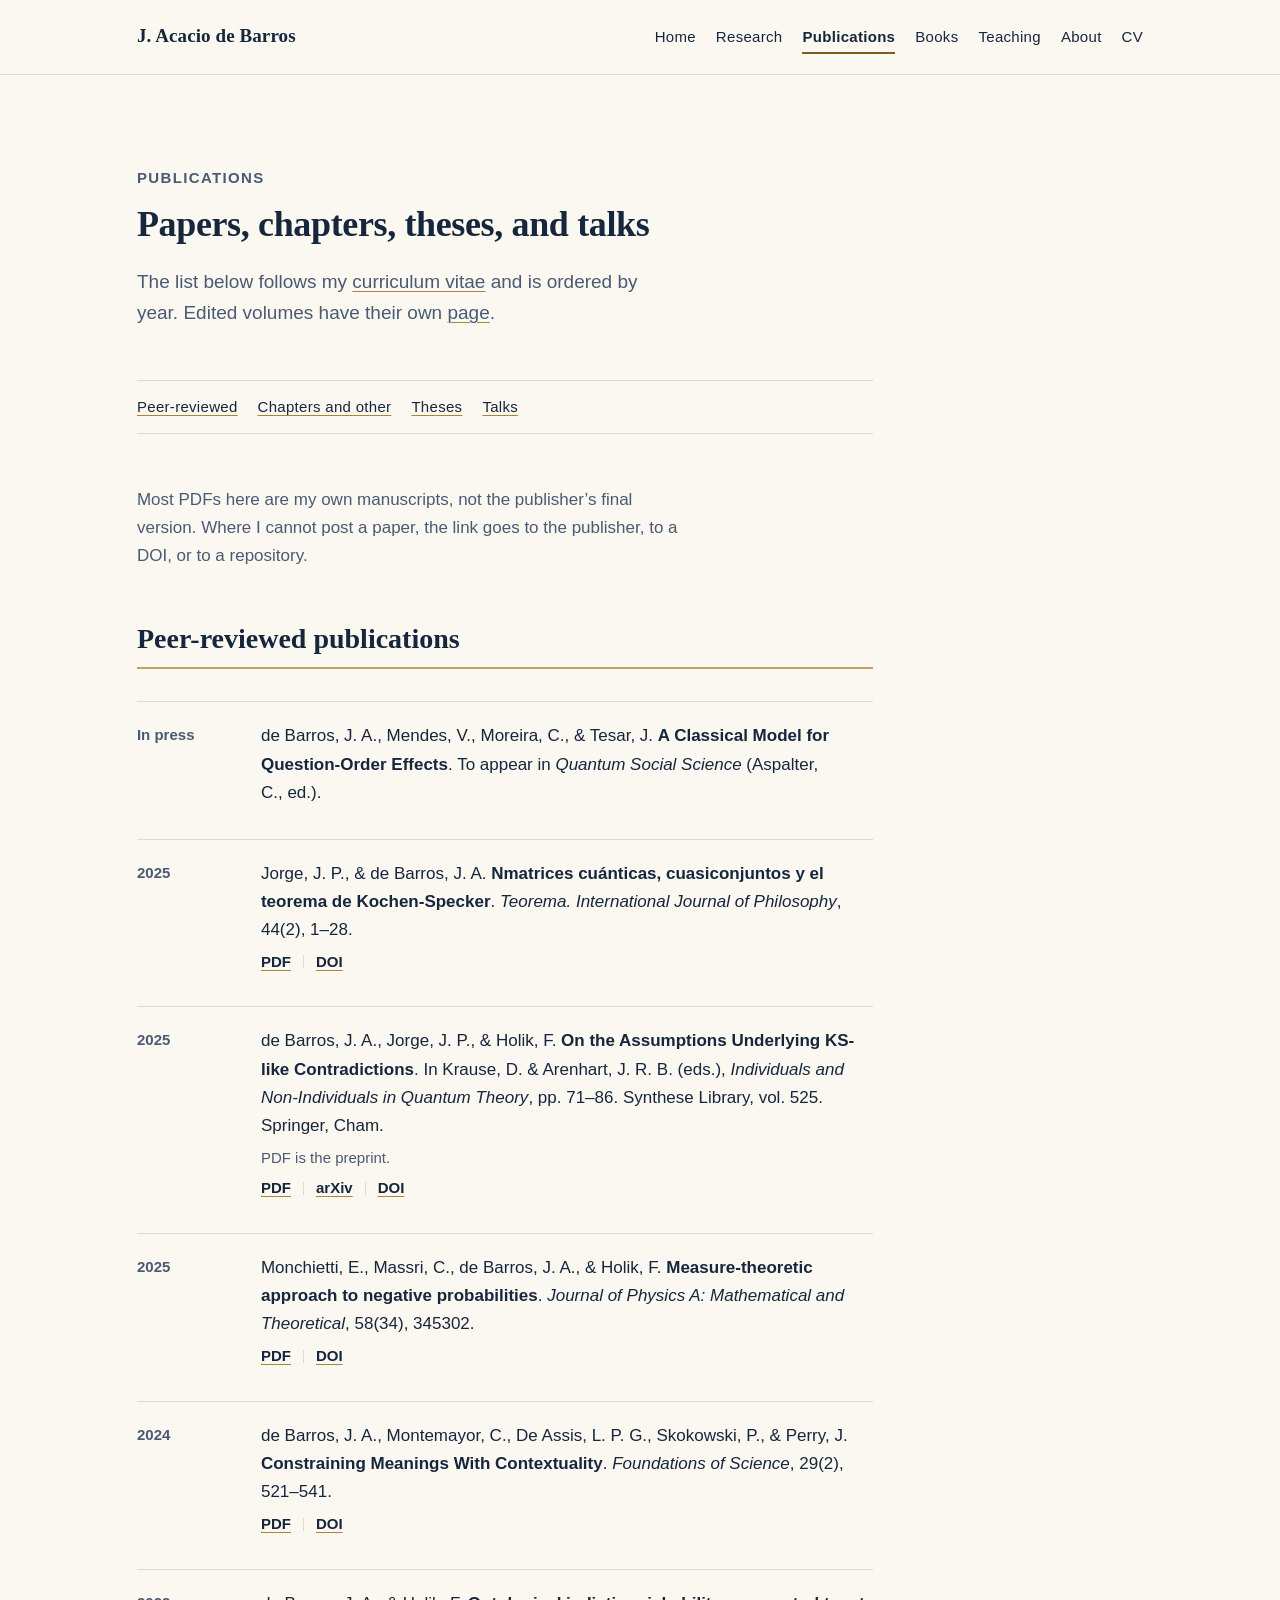
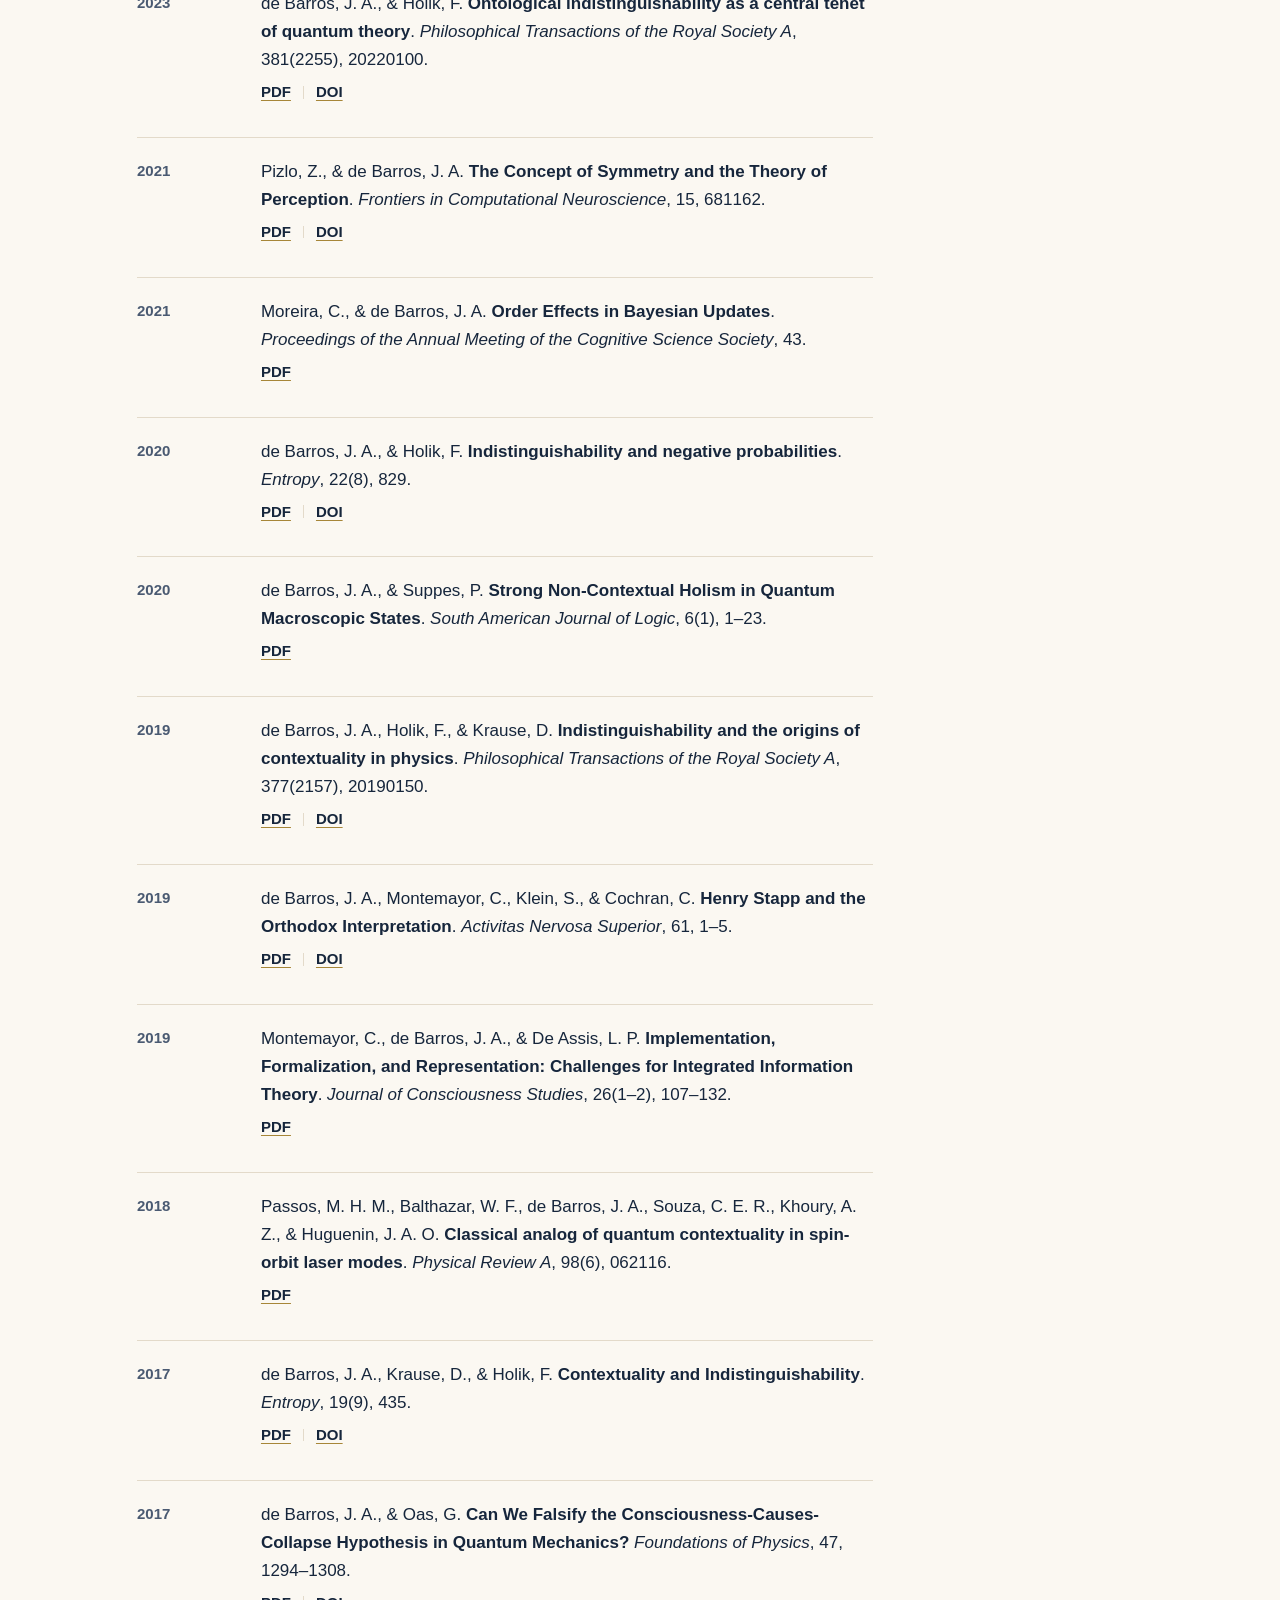
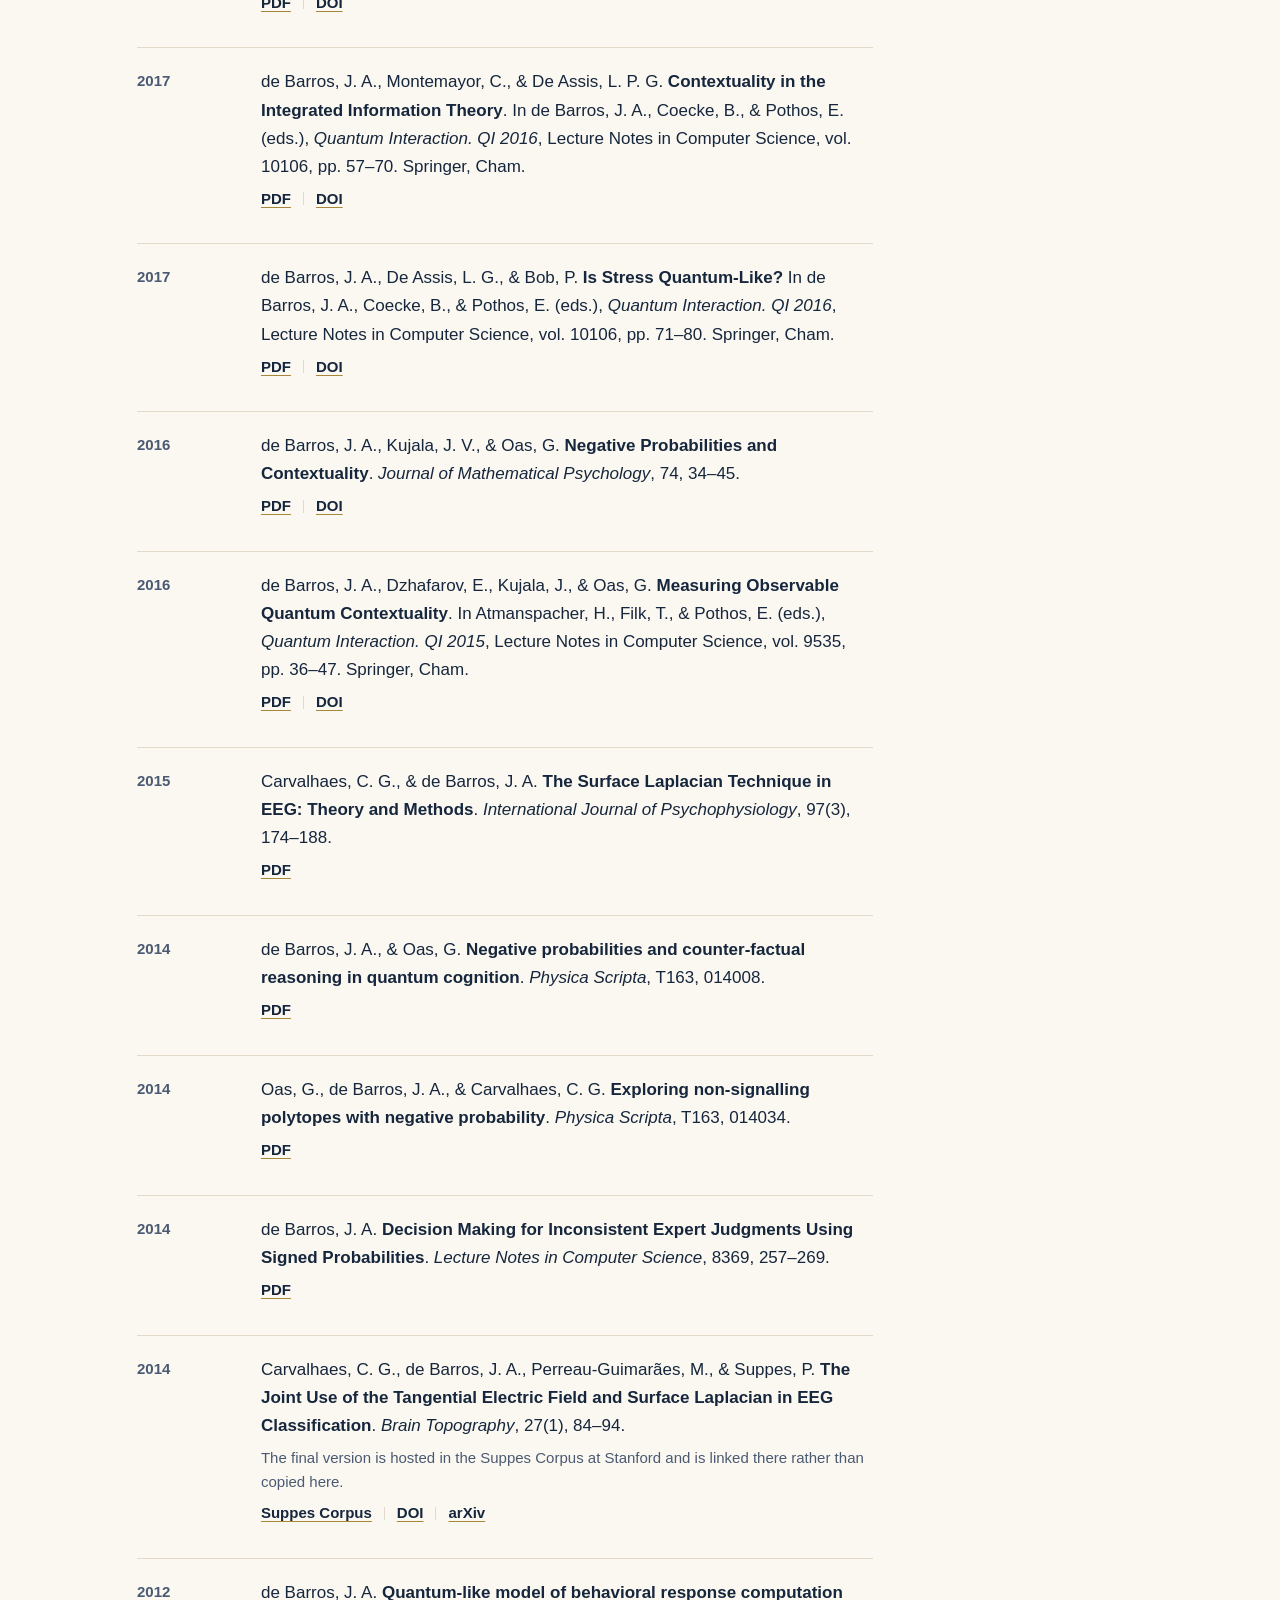
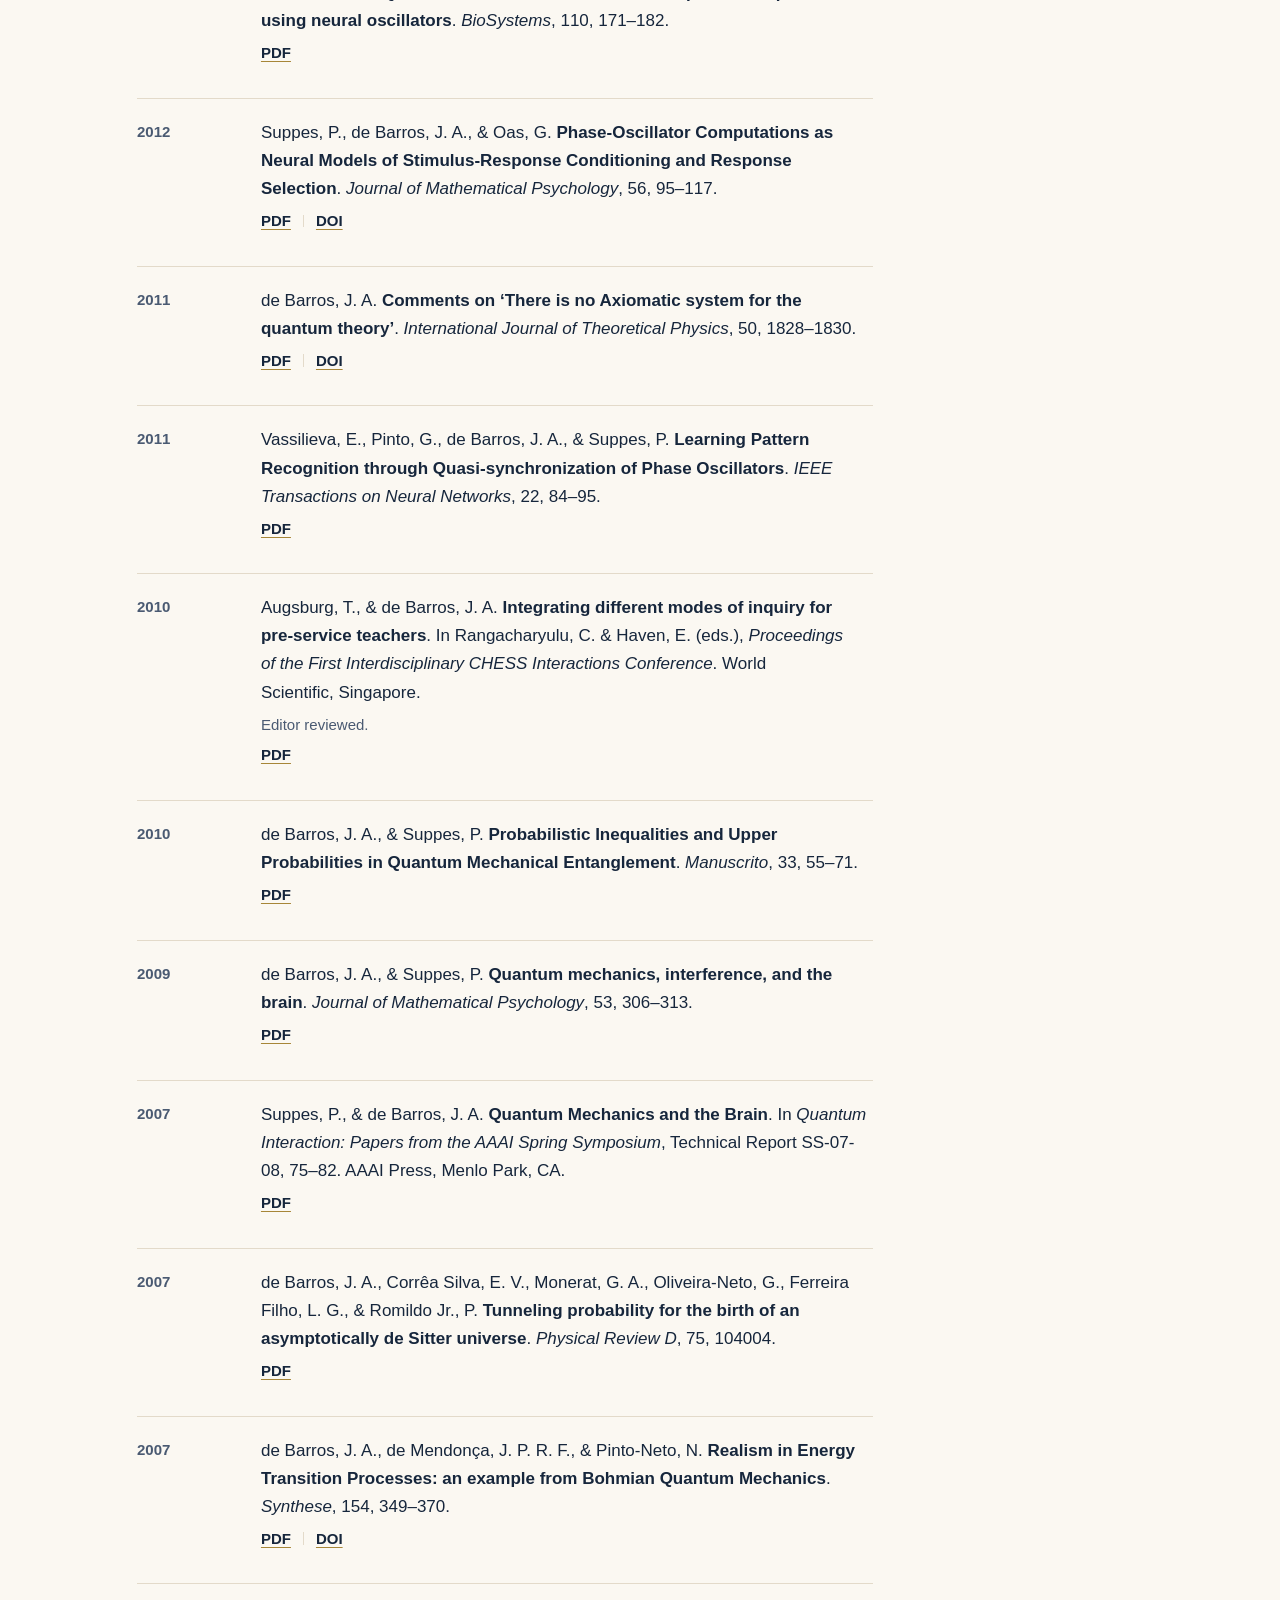
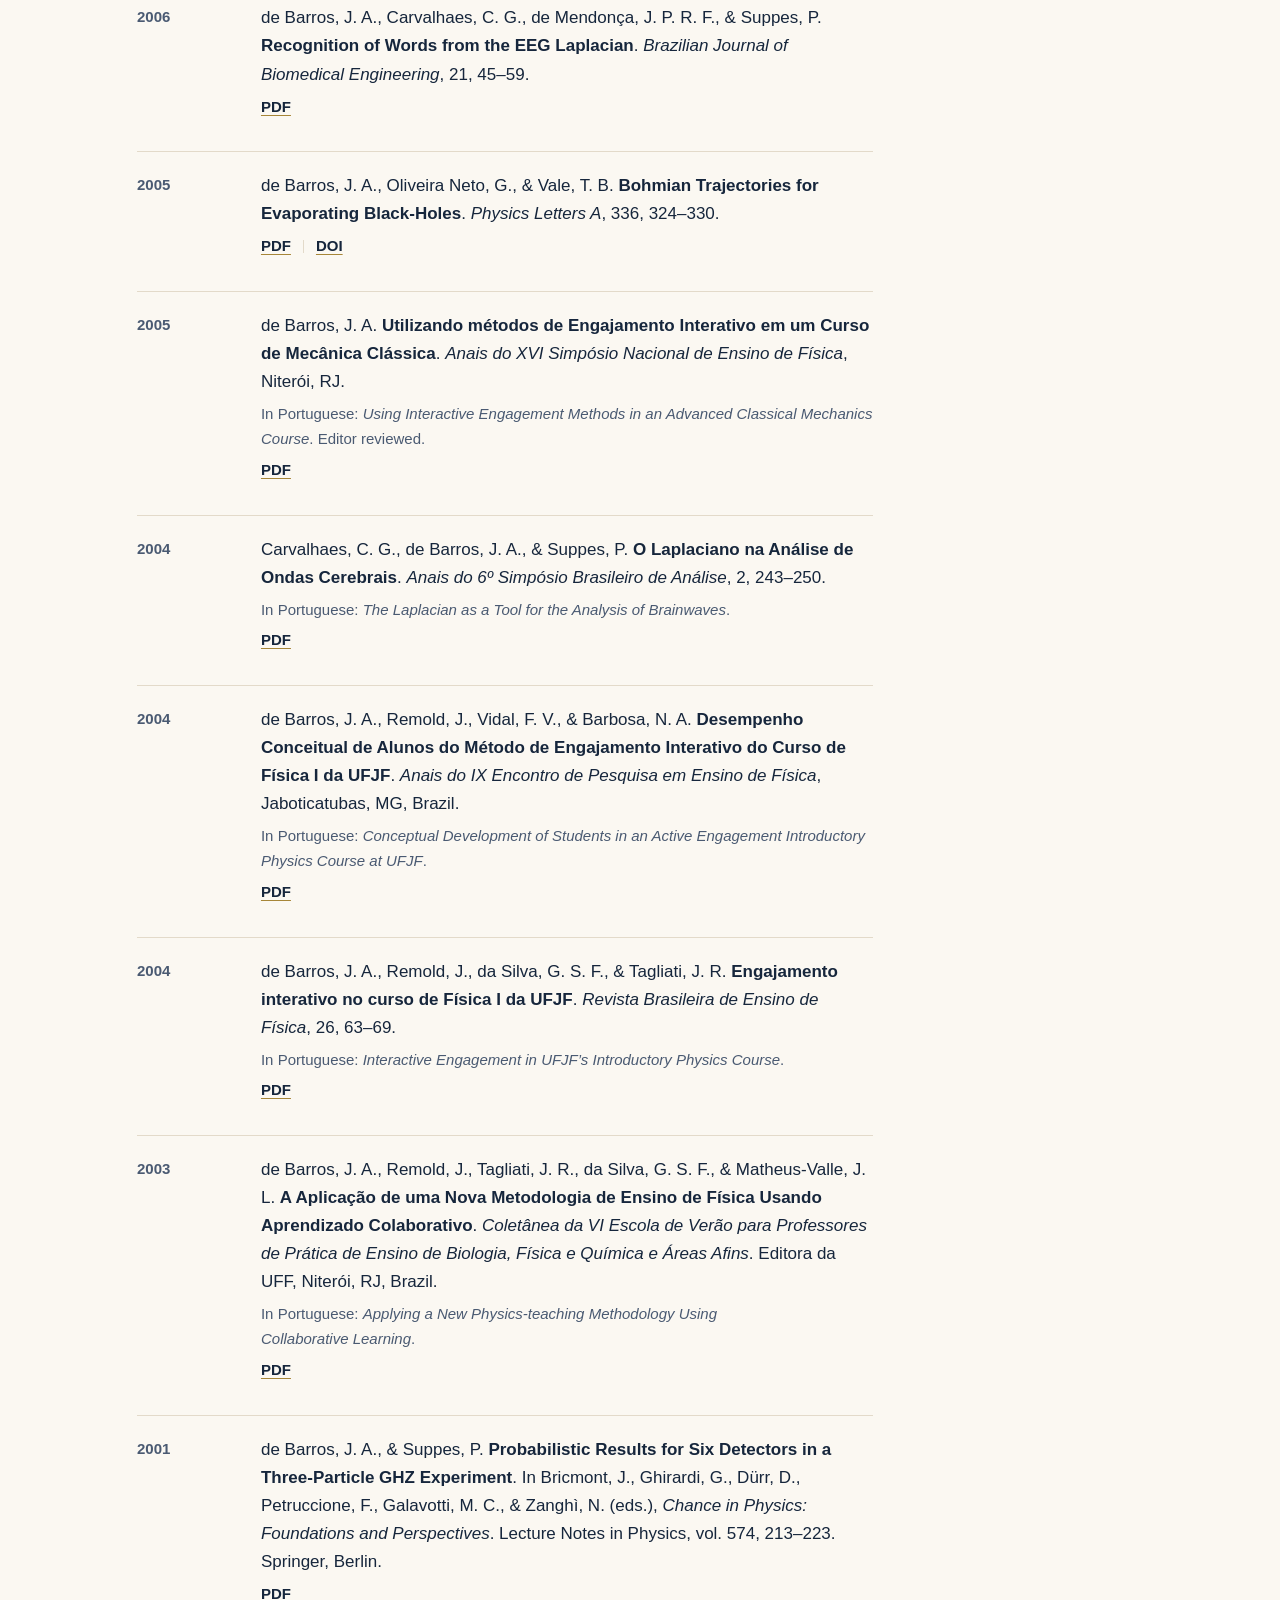
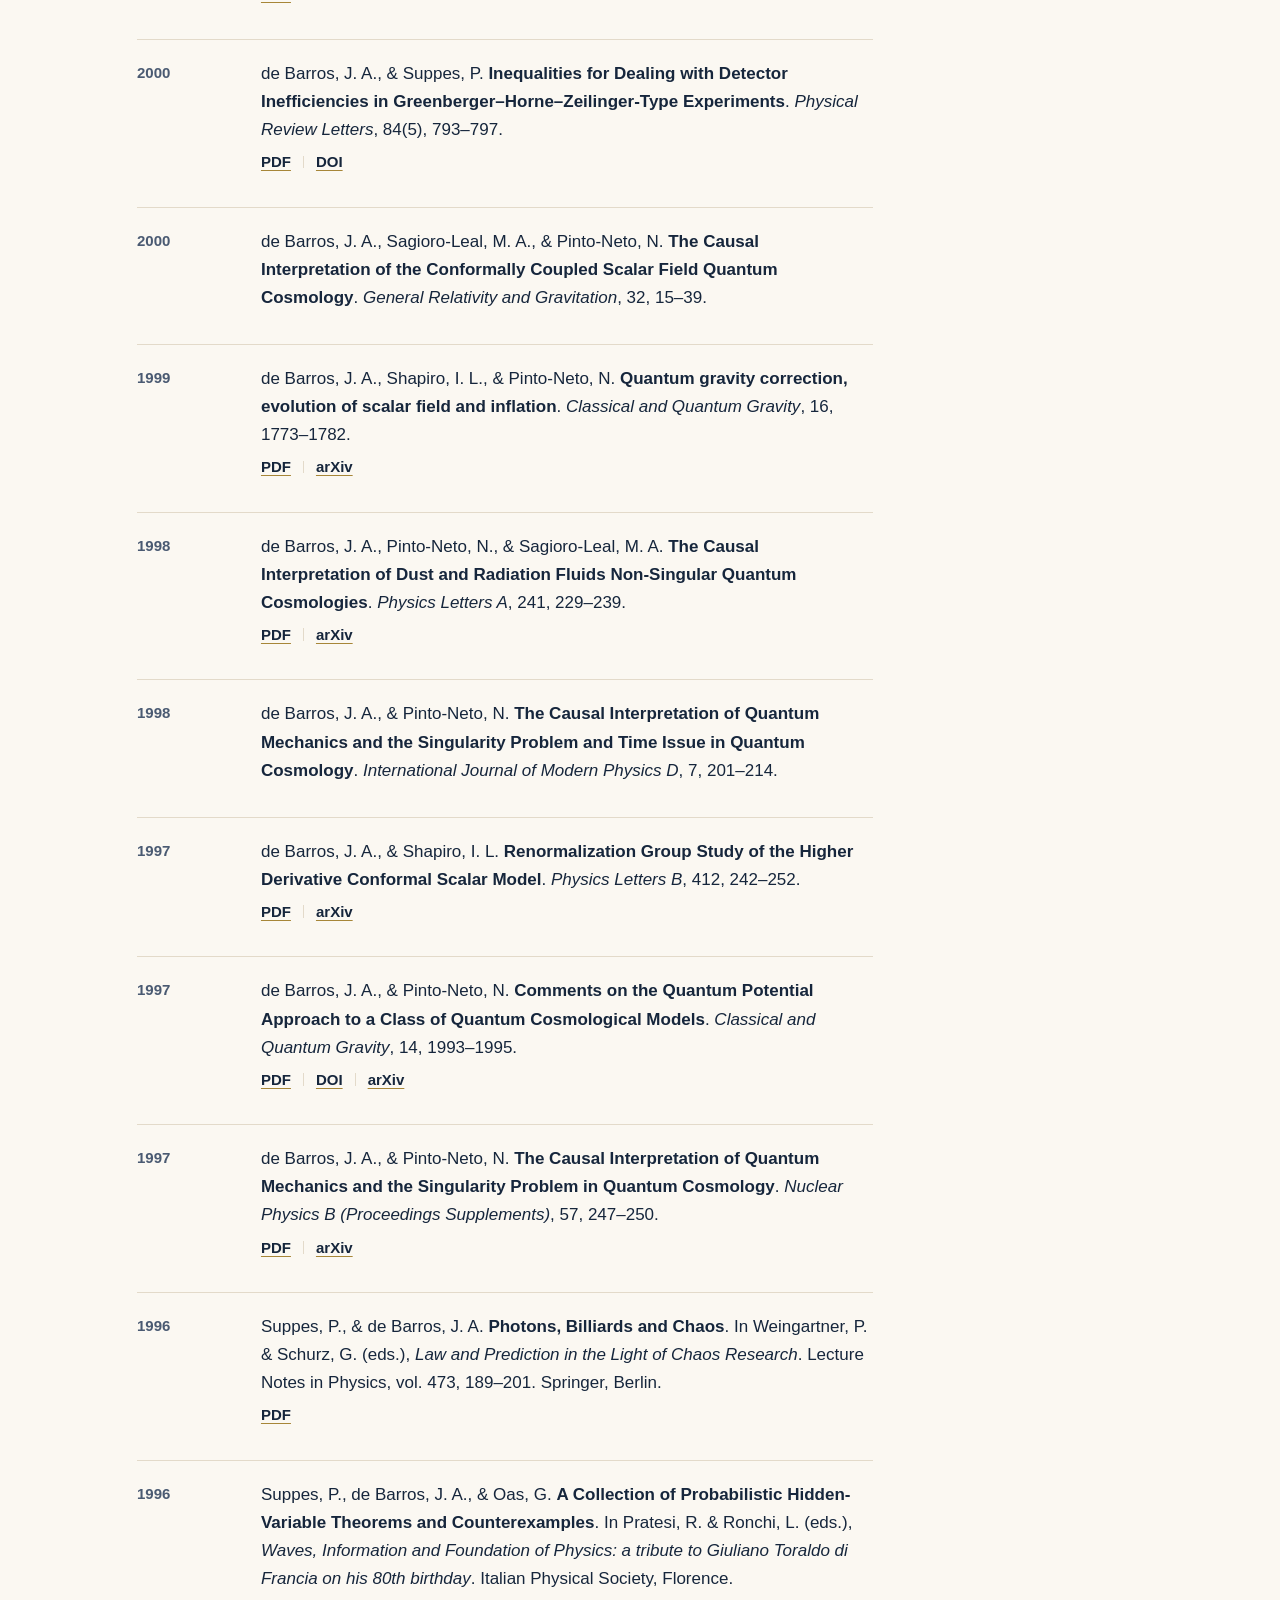
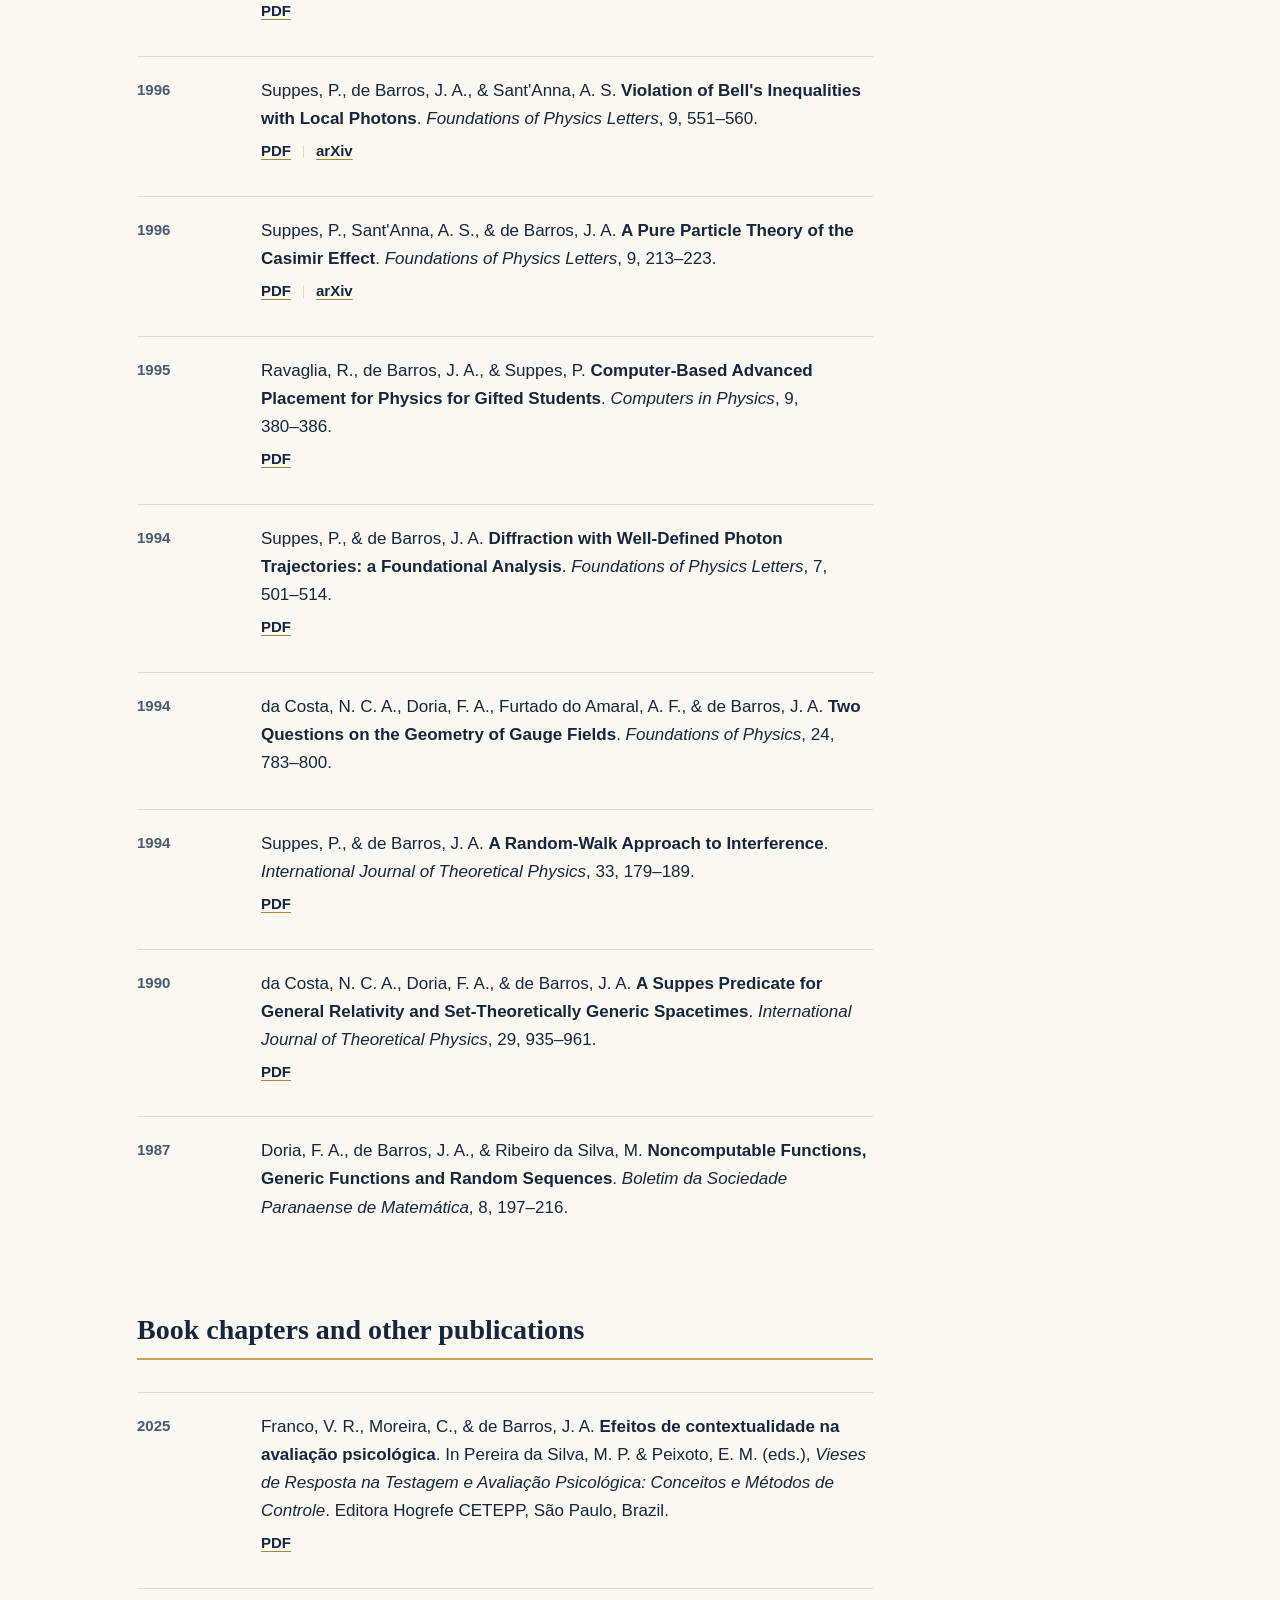
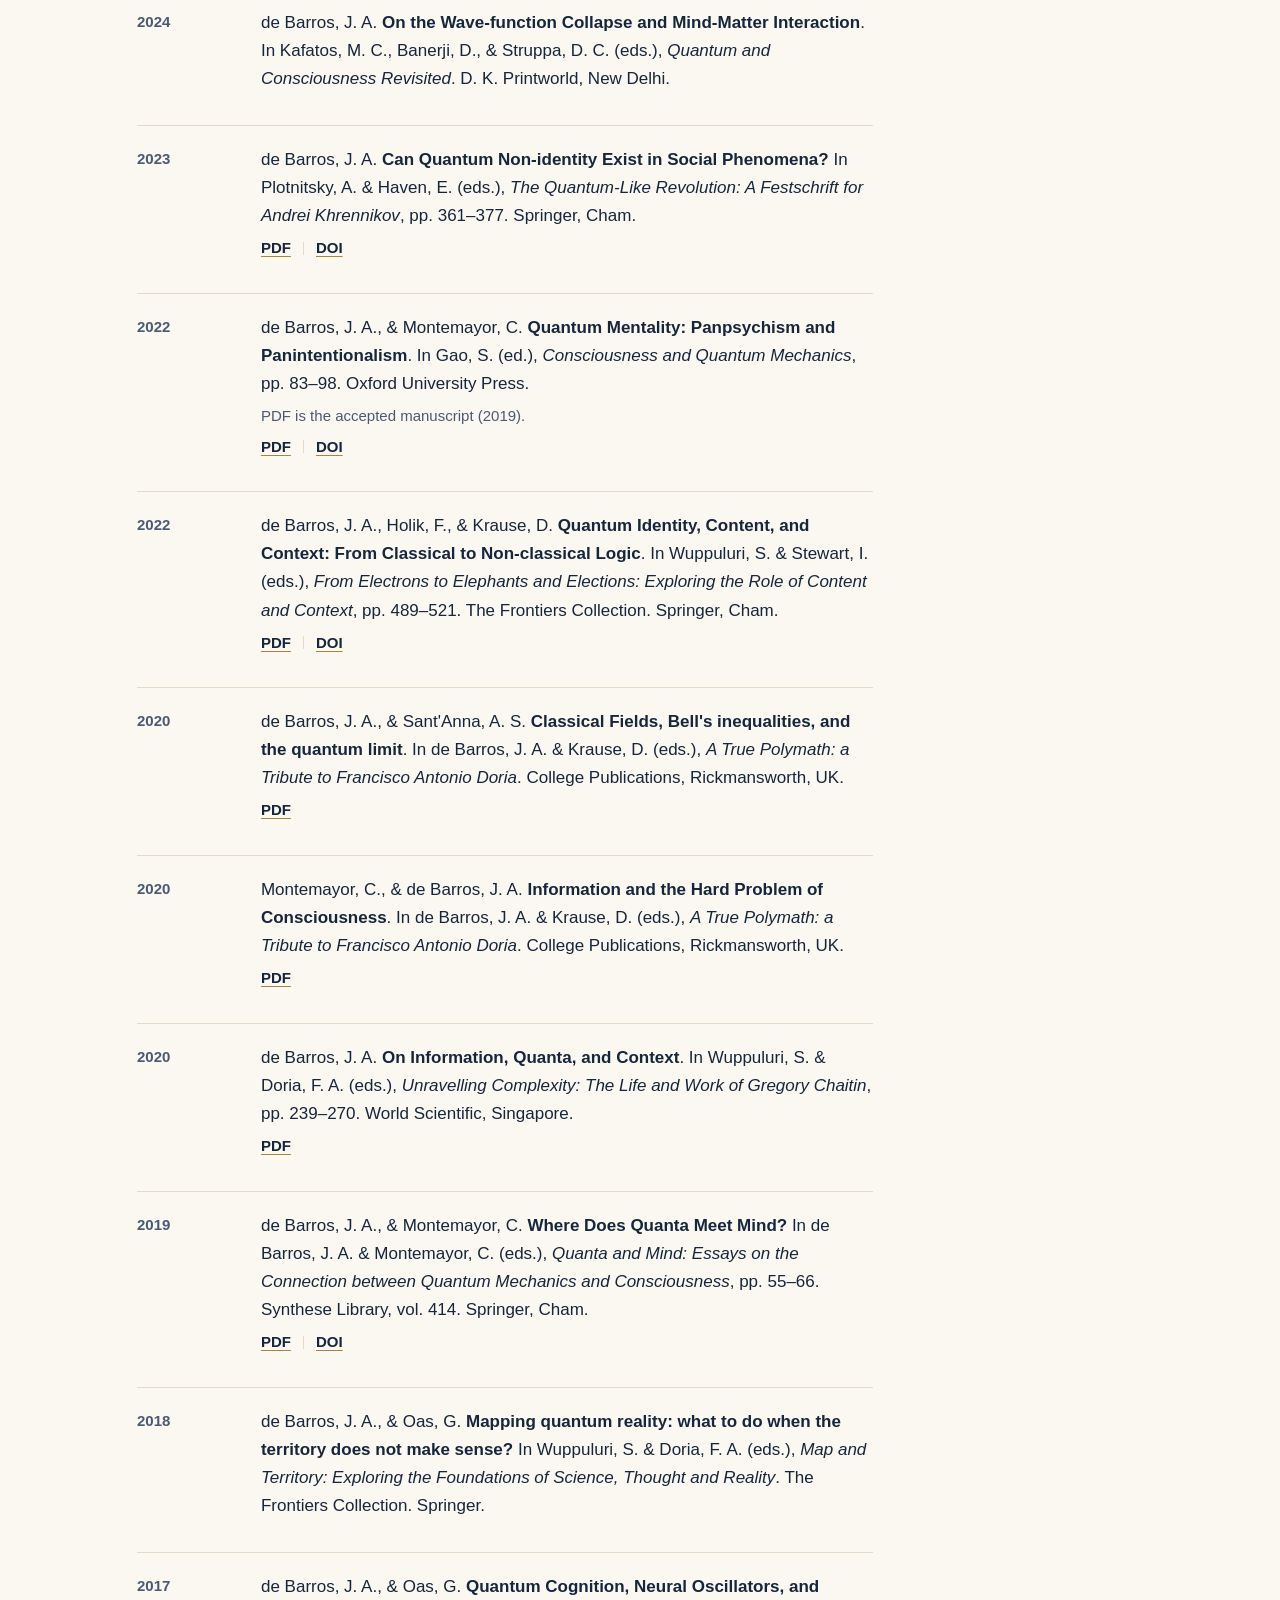
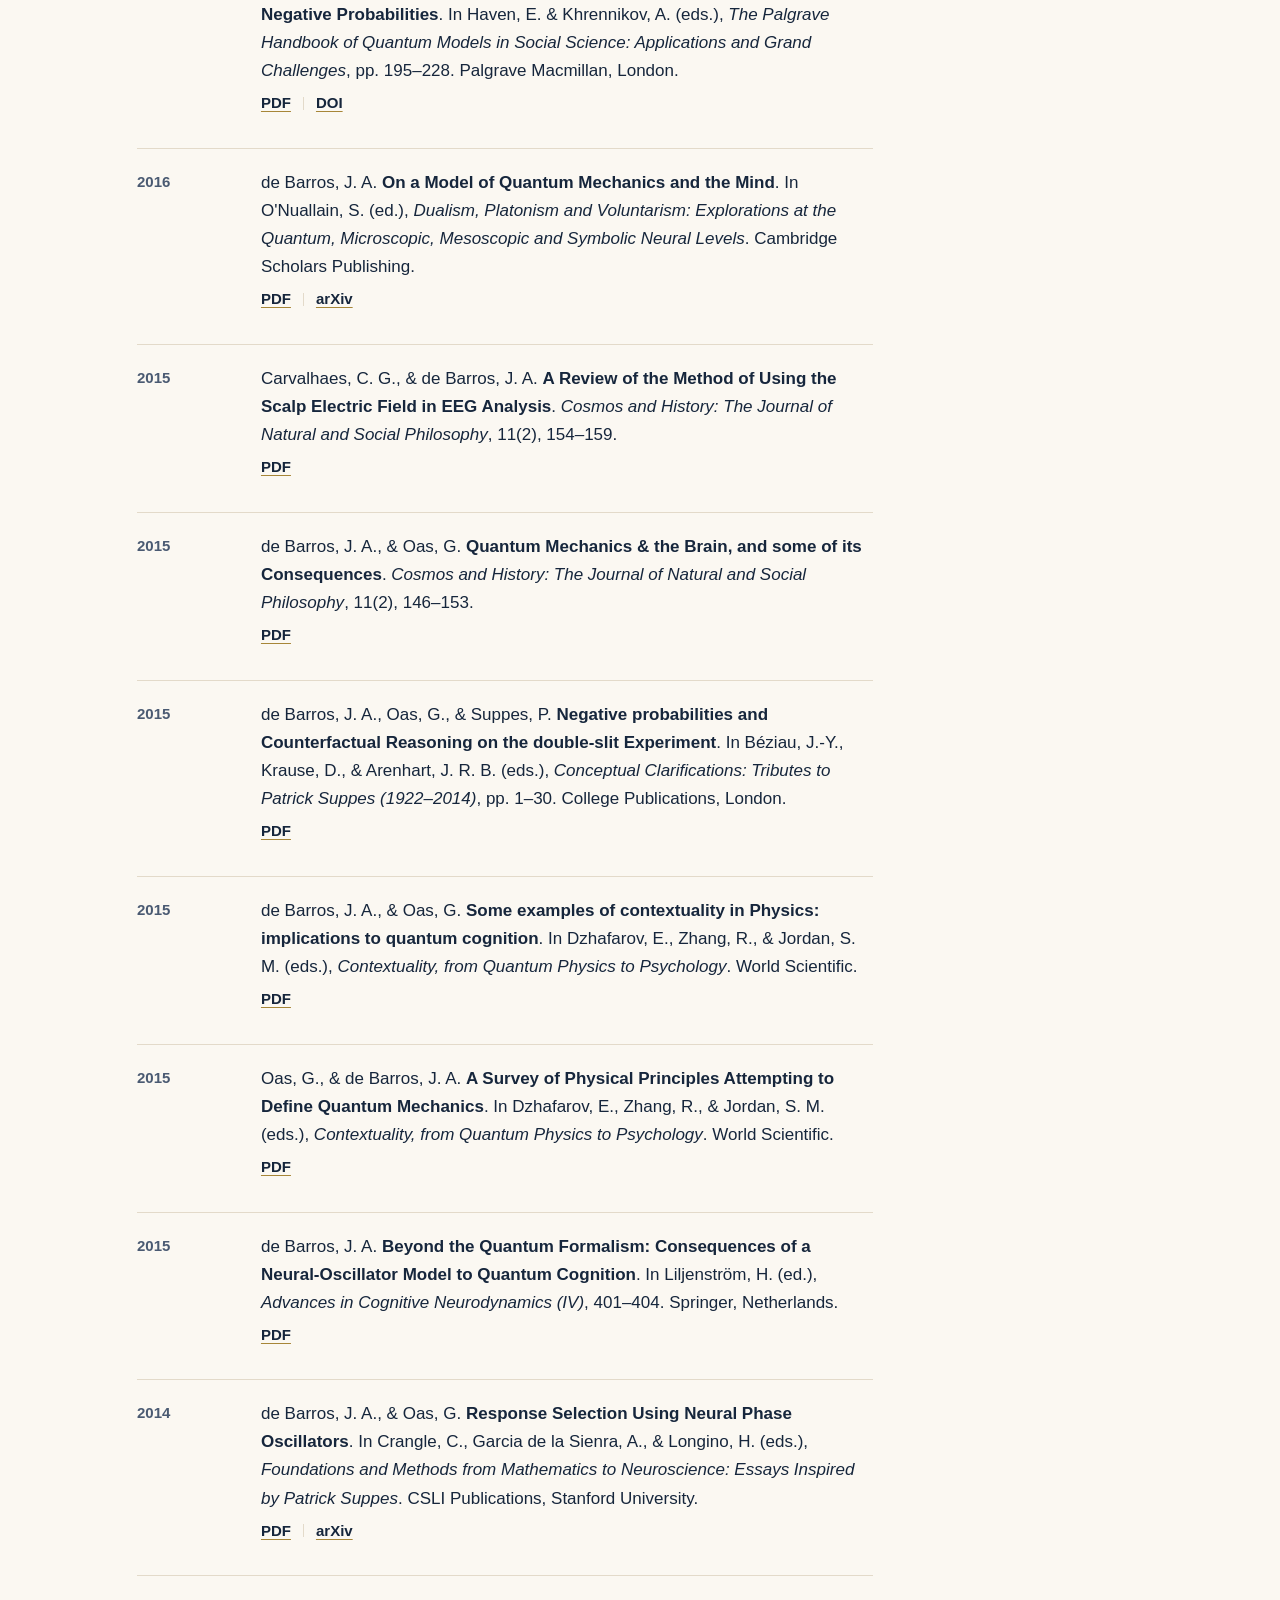
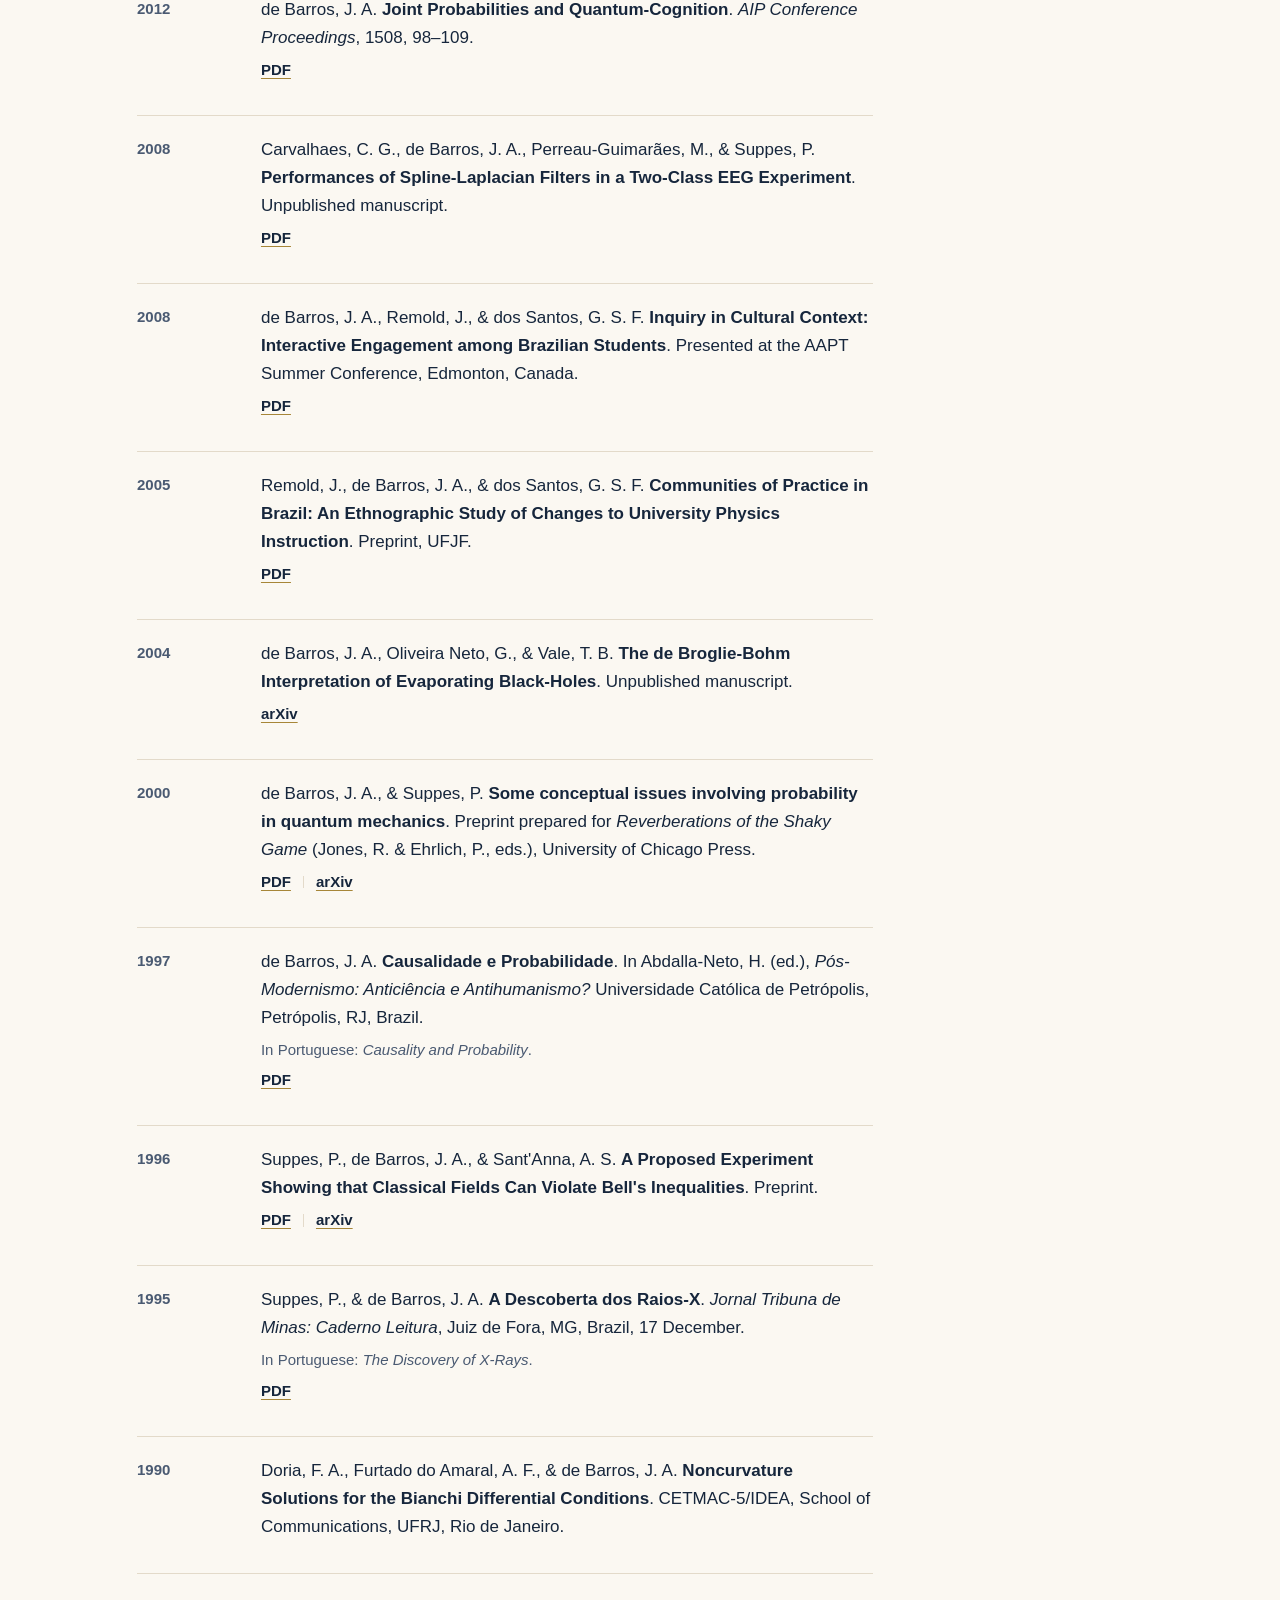
<file: publications/index.html>
<!DOCTYPE html>

<html lang="en">
<head>
<meta charset="utf-8"/>
<meta content="width=device-width, initial-scale=1" name="viewport"/>
<title>Publications — J. Acacio de Barros</title>
<meta content="Publications of J. Acacio de Barros: peer-reviewed papers, book chapters, theses, and talks on the foundations of quantum mechanics, contextuality, negative probabilities, and quantum cognition." name="description"/>
<link href="https://jacaciodebarros.github.io/publications/" rel="canonical"/><meta content="website" property="og:type"/><meta content="J. Acacio de Barros" property="og:site_name"/><meta content="Publications — J. Acacio de Barros" property="og:title"/><meta content="Publications of J. Acacio de Barros: peer-reviewed papers, book chapters, theses, and talks on the foundations of quantum mechanics, contextuality, negative probabilities, and quantum cognition." property="og:description"/><meta content="https://jacaciodebarros.github.io/publications/" property="og:url"/><meta content="https://jacaciodebarros.github.io/assets/images/social-card-acacio-de-barros-1200x630.jpg" property="og:image"/><meta content="1200" property="og:image:width"/><meta content="630" property="og:image:height"/><meta content="Portrait of J. Acacio de Barros" property="og:image:alt"/><meta content="summary_large_image" name="twitter:card"/><meta content="Publications — J. Acacio de Barros" name="twitter:title"/><meta content="Publications of J. Acacio de Barros: peer-reviewed papers, book chapters, theses, and talks on the foundations of quantum mechanics, contextuality, negative probabilities, and quantum cognition." name="twitter:description"/><meta content="https://jacaciodebarros.github.io/assets/images/social-card-acacio-de-barros-1200x630.jpg" name="twitter:image"/><link href="/assets/css/site.css" rel="stylesheet"/>
</head>
<body>
<a class="skip-link" href="#main">Skip to main content</a>
<header class="site-header">
<div class="wrap site-header__inner">
<a class="site-id" href="/">J. Acacio de Barros</a>
<nav aria-label="Primary" class="site-nav">
<ul>
<li><a href="/">Home</a></li>
<li><a href="/research/">Research</a></li>
<li><a aria-current="page" href="/publications/">Publications</a></li>
<li><a href="/books/">Books</a></li>
<li><a href="/teaching/">Teaching</a></li>
<li><a href="/about/">About</a></li>
<li><a href="/cv/">CV</a></li>
</ul>
</nav>
</div>
</header>
<main class="site-main" id="main" tabindex="-1">
<div class="wrap">
<div class="page-header">
<p class="page-header__eyebrow">Publications</p>
<h1>Papers, chapters, theses, and talks</h1>
<p class="page-header__lede">The list below follows my
      <a href="/cv/">curriculum vitae</a> and is ordered by year. Edited volumes have their own
      <a href="/books/">page</a>.</p>
</div>
<nav aria-label="Sections on this page" class="section-nav">
<ul>
<li><a href="#peer-reviewed">Peer-reviewed</a></li>
<li><a href="#chapters">Chapters and other</a></li>
<li><a href="#theses">Theses</a></li>
<li><a href="#talks">Talks</a></li>
</ul>
</nav>
<p class="prose pub-preamble">Most PDFs here are my own manuscripts, not the
    publisher’s final version. Where I cannot post a paper, the link goes to the publisher,
    to a DOI, or to a repository.</p>
<section aria-labelledby="h-peer-reviewed" class="pub-section" id="peer-reviewed">
<h2 id="h-peer-reviewed">Peer-reviewed publications</h2>
<ol class="pubs">
<li>
<p class="pub__year">In press</p>
<div class="pub__body">
<p class="pub__cite">de Barros, J. A., Mendes, V., Moreira, C., &amp; Tesar, J. <cite>A Classical Model for Question-Order Effects</cite>. To appear in <em>Quantum Social Science</em> (Aspalter, C., ed.).</p>
</div>
</li>
<li>
<p class="pub__year">2025</p>
<div class="pub__body">
<p class="pub__cite">Jorge, J. P., &amp; de Barros, J. A. <cite>Nmatrices cuánticas, cuasiconjuntos y el teorema de Kochen-Specker</cite>. <em>Teorema. International Journal of Philosophy</em>, 44(2), 1–28.</p>
<ul class="pub__links">
<li><a href="https://philpapers.org/archive/JORNCC.pdf" rel="noopener">PDF</a></li>
<li><a href="https://doi.org/10.30827/trif.33871" rel="noopener">DOI</a></li>
</ul>
</div>
</li>
<li>
<p class="pub__year">2025</p>
<div class="pub__body">
<p class="pub__cite">de Barros, J. A., Jorge, J. P., &amp; Holik, F. <cite>On the Assumptions Underlying KS-like Contradictions</cite>. In Krause, D. &amp; Arenhart, J. R. B. (eds.), <em>Individuals and Non-Individuals in Quantum Theory</em>, pp. 71–86. Synthese Library, vol. 525. Springer, Cham.</p>
<p class="pub__note">PDF is the preprint.</p>
<ul class="pub__links">
<li><a href="/assets/documents/papers/deBarrosEtAl2025-KSLikeContradictions.pdf">PDF</a></li>
<li><a href="https://arxiv.org/abs/2103.06830" rel="noopener">arXiv</a></li>
<li><a href="https://doi.org/10.1007/978-3-032-01408-5_5" rel="noopener">DOI</a></li></ul>
</div>
</li>
<li>
<p class="pub__year">2025</p>
<div class="pub__body">
<p class="pub__cite">Monchietti, E., Massri, C., de Barros, J. A., &amp; Holik, F. <cite>Measure-theoretic approach to negative probabilities</cite>. <em>Journal of Physics A: Mathematical and Theoretical</em>, 58(34), 345302.</p>
<ul class="pub__links"><li><a href="https://arxiv.org/pdf/2302.00118" rel="noopener">PDF</a></li><li><a href="https://doi.org/10.1088/1751-8121/adf478" rel="noopener">DOI</a></li></ul></div>
</li>
<li>
<p class="pub__year">2024</p>
<div class="pub__body">
<p class="pub__cite">de Barros, J. A., Montemayor, C., De Assis, L. P. G., Skokowski, P., &amp; Perry, J. <cite>Constraining Meanings With Contextuality</cite>. <em>Foundations of Science</em>, 29(2), 521–541.</p>
<ul class="pub__links">
<li><a href="/assets/documents/papers/deBarrosEtAl2024-ConstrainingMeanings.pdf">PDF</a></li>
<li><a href="https://doi.org/10.1007/s10699-022-09859-9" rel="noopener">DOI</a></li>
</ul>
</div>
</li>
<li>
<p class="pub__year">2023</p>
<div class="pub__body">
<p class="pub__cite">de Barros, J. A., &amp; Holik, F. <cite>Ontological indistinguishability as a central tenet of quantum theory</cite>. <em>Philosophical Transactions of the Royal Society A</em>, 381(2255), 20220100.</p>
<ul class="pub__links">
<li><a href="/assets/documents/papers/deBarrosHolik2023-OntologicalIndistinguishability.pdf">PDF</a></li>
<li><a href="https://doi.org/10.1098/rsta.2022.0100" rel="noopener">DOI</a></li>
</ul>
</div>
</li>
<li>
<p class="pub__year">2021</p>
<div class="pub__body">
<p class="pub__cite">Pizlo, Z., &amp; de Barros, J. A. <cite>The Concept of Symmetry and the Theory of Perception</cite>. <em>Frontiers in Computational Neuroscience</em>, 15, 681162.</p>
<ul class="pub__links">
<li><a href="/assets/documents/papers/PizlodeBarros2021.pdf">PDF</a></li>
<li><a href="https://doi.org/10.3389/fncom.2021.681162" rel="noopener">DOI</a></li>
</ul>
</div>
</li>
<li>
<p class="pub__year">2021</p>
<div class="pub__body">
<p class="pub__cite">Moreira, C., &amp; de Barros, J. A. <cite>Order Effects in Bayesian Updates</cite>. <em>Proceedings of the Annual Meeting of the Cognitive Science Society</em>, 43.</p>
<ul class="pub__links">
<li><a href="/assets/documents/papers/MoreiradeBarros2021-OrderEffects.pdf">PDF</a></li>
</ul>
</div>
</li>
<li>
<p class="pub__year">2020</p>
<div class="pub__body">
<p class="pub__cite">de Barros, J. A., &amp; Holik, F. <cite>Indistinguishability and negative probabilities</cite>. <em>Entropy</em>, 22(8), 829.</p>
<ul class="pub__links">
<li><a href="/assets/documents/papers/deBarrosHolik2020.pdf">PDF</a></li>
<li><a href="https://doi.org/10.3390/e22080829" rel="noopener">DOI</a></li>
</ul>
</div>
</li>
<li>
<p class="pub__year">2020</p>
<div class="pub__body">
<p class="pub__cite">de Barros, J. A., &amp; Suppes, P. <cite>Strong Non-Contextual Holism in Quantum Macroscopic States</cite>. <em>South American Journal of Logic</em>, 6(1), 1–23.</p>
<ul class="pub__links">
<li><a href="/assets/documents/papers/deBarrosSuppes2020.pdf">PDF</a></li>
</ul>
</div>
</li>
<li>
<p class="pub__year">2019</p>
<div class="pub__body">
<p class="pub__cite">de Barros, J. A., Holik, F., &amp; Krause, D. <cite>Indistinguishability and the origins of contextuality in physics</cite>. <em>Philosophical Transactions of the Royal Society A</em>, 377(2157), 20190150.</p>
<ul class="pub__links">
<li><a href="/assets/documents/papers/deBarrosEtAl2019.pdf">PDF</a></li>
<li><a href="https://doi.org/10.1098/rsta.2019.0150" rel="noopener">DOI</a></li>
</ul>
</div>
</li>
<li>
<p class="pub__year">2019</p>
<div class="pub__body">
<p class="pub__cite">de Barros, J. A., Montemayor, C., Klein, S., &amp; Cochran, C. <cite>Henry Stapp and the Orthodox Interpretation</cite>. <em>Activitas Nervosa Superior</em>, 61, 1–5.</p>
<ul class="pub__links">
<li><a href="/assets/documents/papers/deBarrosEtAl2019a.pdf">PDF</a></li>
<li><a href="https://doi.org/10.1007/s41470-019-00054-z" rel="noopener">DOI</a></li>
</ul>
</div>
</li>
<li>
<p class="pub__year">2019</p>
<div class="pub__body">
<p class="pub__cite">Montemayor, C., de Barros, J. A., &amp; De Assis, L. P. <cite>Implementation, Formalization, and Representation: Challenges for Integrated Information Theory</cite>. <em>Journal of Consciousness Studies</em>, 26(1–2), 107–132.</p>
<ul class="pub__links">
<li><a href="/assets/documents/papers/MontemayorEtAl2019.pdf">PDF</a></li>
</ul>
</div>
</li>
<li>
<p class="pub__year">2018</p>
<div class="pub__body">
<p class="pub__cite">Passos, M. H. M., Balthazar, W. F., de Barros, J. A., Souza, C. E. R., Khoury, A. Z., &amp; Huguenin, J. A. O. <cite>Classical analog of quantum contextuality in spin-orbit laser modes</cite>. <em>Physical Review A</em>, 98(6), 062116.</p>
<ul class="pub__links">
<li><a href="/assets/documents/papers/PassosEtAl2018.pdf">PDF</a></li>
</ul>
</div>
</li>
<li>
<p class="pub__year">2017</p>
<div class="pub__body">
<p class="pub__cite">de Barros, J. A., Krause, D., &amp; Holik, F. <cite>Contextuality and Indistinguishability</cite>. <em>Entropy</em>, 19(9), 435.</p>
<ul class="pub__links">
<li><a href="/assets/documents/papers/deBarrosEtAl2017c.pdf">PDF</a></li>
<li><a href="https://doi.org/10.3390/e19090435" rel="noopener">DOI</a></li>
</ul>
</div>
</li>
<li>
<p class="pub__year">2017</p>
<div class="pub__body">
<p class="pub__cite">de Barros, J. A., &amp; Oas, G. <cite>Can We Falsify the Consciousness-Causes-Collapse Hypothesis in Quantum Mechanics?</cite> <em>Foundations of Physics</em>, 47, 1294–1308.</p>
<ul class="pub__links">
<li><a href="https://arxiv.org/pdf/1609.00614" rel="noopener">PDF</a></li>
<li><a href="https://doi.org/10.1007/s10701-017-0110-7" rel="noopener">DOI</a></li>
</ul>
</div>
</li>
<li>
<p class="pub__year">2017</p>
<div class="pub__body">
<p class="pub__cite">de Barros, J. A., Montemayor, C., &amp; De Assis, L. P. G. <cite>Contextuality in the Integrated Information Theory</cite>. In de Barros, J. A., Coecke, B., &amp; Pothos, E. (eds.), <em>Quantum Interaction. QI 2016</em>, Lecture Notes in Computer Science, vol. 10106, pp. 57–70. Springer, Cham.</p>
<ul class="pub__links">
<li><a href="/assets/documents/papers/deBarrosEtAl2017.pdf">PDF</a></li>
<li><a href="https://doi.org/10.1007/978-3-319-52289-0_5" rel="noopener">DOI</a></li></ul>
</div>
</li>
<li>
<p class="pub__year">2017</p>
<div class="pub__body">
<p class="pub__cite">de Barros, J. A., De Assis, L. G., &amp; Bob, P. <cite>Is Stress Quantum-Like?</cite> In de Barros, J. A., Coecke, B., &amp; Pothos, E. (eds.), <em>Quantum Interaction. QI 2016</em>, Lecture Notes in Computer Science, vol. 10106, pp. 71–80. Springer, Cham.</p>
<ul class="pub__links">
<li><a href="/assets/documents/papers/deBarrosEtAl2017b.pdf">PDF</a></li>
<li><a href="https://doi.org/10.1007/978-3-319-52289-0_6" rel="noopener">DOI</a></li></ul>
</div>
</li>
<li>
<p class="pub__year">2016</p>
<div class="pub__body">
<p class="pub__cite">de Barros, J. A., Kujala, J. V., &amp; Oas, G. <cite>Negative Probabilities and Contextuality</cite>. <em>Journal of Mathematical Psychology</em>, 74, 34–45.</p>
<ul class="pub__links"><li><a href="https://arxiv.org/pdf/1511.02823" rel="noopener">PDF</a></li><li><a href="https://doi.org/10.1016/j.jmp.2016.04.014" rel="noopener">DOI</a></li></ul></div>
</li>
<li>
<p class="pub__year">2016</p>
<div class="pub__body">
<p class="pub__cite">de Barros, J. A., Dzhafarov, E., Kujala, J., &amp; Oas, G. <cite>Measuring Observable Quantum Contextuality</cite>. In Atmanspacher, H., Filk, T., &amp; Pothos, E. (eds.), <em>Quantum Interaction. QI 2015</em>, Lecture Notes in Computer Science, vol. 9535, pp. 36–47. Springer, Cham.</p>
<ul class="pub__links">
<li><a href="/assets/documents/papers/deBarrosEtAl2015.pdf">PDF</a></li>
<li><a href="https://doi.org/10.1007/978-3-319-28675-4_4" rel="noopener">DOI</a></li></ul>
</div>
</li>
<li>
<p class="pub__year">2015</p>
<div class="pub__body">
<p class="pub__cite">Carvalhaes, C. G., &amp; de Barros, J. A. <cite>The Surface Laplacian Technique in EEG: Theory and Methods</cite>. <em>International Journal of Psychophysiology</em>, 97(3), 174–188.</p>
<ul class="pub__links">
<li><a href="/assets/documents/papers/CarvalhaesdeBarros2015.pdf">PDF</a></li>
</ul>
</div>
</li>
<li>
<p class="pub__year">2014</p>
<div class="pub__body">
<p class="pub__cite">de Barros, J. A., &amp; Oas, G. <cite>Negative probabilities and counter-factual reasoning in quantum cognition</cite>. <em>Physica Scripta</em>, T163, 014008.</p>
<ul class="pub__links">
<li><a href="/assets/documents/papers/deBarrosOas2014.pdf">PDF</a></li>
</ul>
</div>
</li>
<li>
<p class="pub__year">2014</p>
<div class="pub__body">
<p class="pub__cite">Oas, G., de Barros, J. A., &amp; Carvalhaes, C. G. <cite>Exploring non-signalling polytopes with negative probability</cite>. <em>Physica Scripta</em>, T163, 014034.</p>
<ul class="pub__links">
<li><a href="/assets/documents/papers/OasdeBarros2014.pdf">PDF</a></li>
</ul>
</div>
</li>
<li>
<p class="pub__year">2014</p>
<div class="pub__body">
<p class="pub__cite">de Barros, J. A. <cite>Decision Making for Inconsistent Expert Judgments Using Signed Probabilities</cite>. <em>Lecture Notes in Computer Science</em>, 8369, 257–269.</p>
<ul class="pub__links">
<li><a href="/assets/documents/papers/deBarros2013a.pdf">PDF</a></li>
</ul>
</div>
</li>
<li>
<p class="pub__year">2014</p>
<div class="pub__body">
<p class="pub__cite">Carvalhaes, C. G., de Barros, J. A., Perreau-Guimarães, M., &amp; Suppes, P. <cite>The Joint Use of the Tangential Electric Field and Surface Laplacian in EEG Classification</cite>. <em>Brain Topography</em>, 27(1), 84–94.</p>
<p class="pub__note">The final version is hosted in the Suppes Corpus at Stanford and is linked there rather than copied here.</p>
<ul class="pub__links">
<li><a href="https://web.stanford.edu/group/cslipublications/cslipublications/SuppesCorpus/articles/psych/464.pdf" rel="noopener">Suppes Corpus</a></li>
<li><a href="https://doi.org/10.1007/s10548-013-0305-y" rel="noopener">DOI</a></li>
<li><a href="https://arxiv.org/abs/1212.0592" rel="noopener">arXiv</a></li>
</ul>
</div>
</li>
<li>
<p class="pub__year">2012</p>
<div class="pub__body">
<p class="pub__cite">de Barros, J. A. <cite>Quantum-like model of behavioral response computation using neural oscillators</cite>. <em>BioSystems</em>, 110, 171–182.</p>
<ul class="pub__links">
<li><a href="/assets/documents/papers/deBarros2012b.pdf">PDF</a></li>
</ul>
</div>
</li>
<li>
<p class="pub__year">2012</p>
<div class="pub__body">
<p class="pub__cite">Suppes, P., de Barros, J. A., &amp; Oas, G. <cite>Phase-Oscillator Computations as Neural Models of Stimulus-Response Conditioning and Response Selection</cite>. <em>Journal of Mathematical Psychology</em>, 56, 95–117.</p>
<ul class="pub__links">
<li><a href="/assets/documents/papers/SuppesEtAl2012-PhaseOscillatorComputations.pdf">PDF</a></li>
<li><a href="https://doi.org/10.1016/j.jmp.2012.01.001" rel="noopener">DOI</a></li>
</ul>
</div>
</li>
<li>
<p class="pub__year">2011</p>
<div class="pub__body">
<p class="pub__cite">de Barros, J. A. <cite>Comments on ‘There is no Axiomatic system for the quantum theory’</cite>. <em>International Journal of Theoretical Physics</em>, 50, 1828–1830.</p>
<ul class="pub__links">
<li><a href="/assets/documents/papers/deBarros2011a.pdf">PDF</a></li>
<li><a href="https://doi.org/10.1007/s10773-011-0696-z" rel="noopener">DOI</a></li>
</ul>
</div>
</li>
<li>
<p class="pub__year">2011</p>
<div class="pub__body">
<p class="pub__cite">Vassilieva, E., Pinto, G., de Barros, J. A., &amp; Suppes, P. <cite>Learning Pattern Recognition through Quasi-synchronization of Phase Oscillators</cite>. <em>IEEE Transactions on Neural Networks</em>, 22, 84–95.</p>
<ul class="pub__links">
<li><a href="/assets/documents/papers/VassilievaEtAl2011.pdf">PDF</a></li>
</ul>
</div>
</li>
<li>
<p class="pub__year">2010</p>
<div class="pub__body">
<p class="pub__cite">Augsburg, T., &amp; de Barros, J. A. <cite>Integrating different modes of inquiry for pre-service teachers</cite>. In Rangacharyulu, C. &amp; Haven, E. (eds.), <em>Proceedings of the First Interdisciplinary CHESS Interactions Conference</em>. World Scientific, Singapore.</p>
<p class="pub__note">Editor reviewed.</p>
<ul class="pub__links">
<li><a href="/assets/documents/papers/AugsburgdeBarros2010.pdf">PDF</a></li>
</ul>
</div>
</li>
<li>
<p class="pub__year">2010</p>
<div class="pub__body">
<p class="pub__cite">de Barros, J. A., &amp; Suppes, P. <cite>Probabilistic Inequalities and Upper Probabilities in Quantum Mechanical Entanglement</cite>. <em>Manuscrito</em>, 33, 55–71.</p>
<ul class="pub__links">
<li><a href="/assets/documents/papers/deBarrosSuppes2010.pdf">PDF</a></li>
</ul>
</div>
</li>
<li>
<p class="pub__year">2009</p>
<div class="pub__body">
<p class="pub__cite">de Barros, J. A., &amp; Suppes, P. <cite>Quantum mechanics, interference, and the brain</cite>. <em>Journal of Mathematical Psychology</em>, 53, 306–313.</p>
<ul class="pub__links">
<li><a href="/assets/documents/papers/deBarrosSuppes2009.pdf">PDF</a></li>
</ul>
</div>
</li>
<li>
<p class="pub__year">2007</p>
<div class="pub__body">
<p class="pub__cite">Suppes, P., &amp; de Barros, J. A. <cite>Quantum Mechanics and the Brain</cite>. In <em>Quantum Interaction: Papers from the AAAI Spring Symposium</em>, Technical Report SS-07-08, 75–82. AAAI Press, Menlo Park, CA.</p>
<ul class="pub__links">
<li><a href="/assets/documents/papers/SuppesdeBarros2007.pdf">PDF</a></li>
</ul>
</div>
</li>
<li>
<p class="pub__year">2007</p>
<div class="pub__body">
<p class="pub__cite">de Barros, J. A., Corrêa Silva, E. V., Monerat, G. A., Oliveira-Neto, G., Ferreira Filho, L. G., &amp; Romildo Jr., P. <cite>Tunneling probability for the birth of an asymptotically de Sitter universe</cite>. <em>Physical Review D</em>, 75, 104004.</p>
<ul class="pub__links">
<li><a href="/assets/documents/papers/deBarrosEtAl2007a.pdf">PDF</a></li>
</ul>
</div>
</li>
<li>
<p class="pub__year">2007</p>
<div class="pub__body">
<p class="pub__cite">de Barros, J. A., de Mendonça, J. P. R. F., &amp; Pinto-Neto, N. <cite>Realism in Energy Transition Processes: an example from Bohmian Quantum Mechanics</cite>. <em>Synthese</em>, 154, 349–370.</p>
<ul class="pub__links">
<li><a href="/assets/documents/papers/deBarrosEtAl2007b.pdf">PDF</a></li>
<li><a href="https://doi.org/10.1007/s11229-006-9123-z" rel="noopener">DOI</a></li>
</ul>
</div>
</li>
<li>
<p class="pub__year">2006</p>
<div class="pub__body">
<p class="pub__cite">de Barros, J. A., Carvalhaes, C. G., de Mendonça, J. P. R. F., &amp; Suppes, P. <cite>Recognition of Words from the EEG Laplacian</cite>. <em>Brazilian Journal of Biomedical Engineering</em>, 21, 45–59.</p>
<ul class="pub__links">
<li><a href="/assets/documents/papers/deBarrosEtAl2006-RecognitionOfWords.pdf">PDF</a></li>
</ul>
</div>
</li>
<li>
<p class="pub__year">2005</p>
<div class="pub__body">
<p class="pub__cite">de Barros, J. A., Oliveira Neto, G., &amp; Vale, T. B. <cite>Bohmian Trajectories for Evaporating Black-Holes</cite>. <em>Physics Letters A</em>, 336, 324–330.</p>
<ul class="pub__links">
<li><a href="/assets/documents/papers/deBarrosEtAl2005.pdf">PDF</a></li>
<li><a href="https://doi.org/10.1016/j.physleta.2005.01.042" rel="noopener">DOI</a></li>
</ul>
</div>
</li>
<li>
<p class="pub__year">2005</p>
<div class="pub__body">
<p class="pub__cite">de Barros, J. A. <cite>Utilizando métodos de Engajamento Interativo em um Curso de Mecânica Clássica</cite>. <em>Anais do XVI Simpósio Nacional de Ensino de Física</em>, Niterói, RJ.</p>
<p class="pub__note">In Portuguese: <em>Using Interactive Engagement Methods in an Advanced Classical Mechanics Course</em>. Editor reviewed.</p>
<ul class="pub__links">
<li><a href="/assets/documents/papers/deBarros2005.pdf">PDF</a></li>
</ul>
</div>
</li>
<li>
<p class="pub__year">2004</p>
<div class="pub__body">
<p class="pub__cite">Carvalhaes, C. G., de Barros, J. A., &amp; Suppes, P. <cite>O Laplaciano na Análise de Ondas Cerebrais</cite>. <em>Anais do 6º Simpósio Brasileiro de Análise</em>, 2, 243–250.</p>
<p class="pub__note">In Portuguese: <em>The Laplacian as a Tool for the Analysis of Brainwaves</em>.</p>
<ul class="pub__links">
<li><a href="/assets/documents/papers/CarvalhaesEtAl2004.pdf">PDF</a></li>
</ul>
</div>
</li>
<li>
<p class="pub__year">2004</p>
<div class="pub__body">
<p class="pub__cite">de Barros, J. A., Remold, J., Vidal, F. V., &amp; Barbosa, N. A. <cite>Desempenho Conceitual de Alunos do Método de Engajamento Interativo do Curso de Física I da UFJF</cite>. <em>Anais do IX Encontro de Pesquisa em Ensino de Física</em>, Jaboticatubas, MG, Brazil.</p>
<p class="pub__note">In Portuguese: <em>Conceptual Development of Students in an Active Engagement Introductory Physics Course at UFJF</em>.</p>
<ul class="pub__links">
<li><a href="/assets/documents/papers/deBarrosEtAl2004-DesempenhoConceitual.pdf">PDF</a></li>
</ul>
</div>
</li>
<li>
<p class="pub__year">2004</p>
<div class="pub__body">
<p class="pub__cite">de Barros, J. A., Remold, J., da Silva, G. S. F., &amp; Tagliati, J. R. <cite>Engajamento interativo no curso de Física I da UFJF</cite>. <em>Revista Brasileira de Ensino de Física</em>, 26, 63–69.</p>
<p class="pub__note">In Portuguese: <em>Interactive Engagement in UFJF’s Introductory Physics Course</em>.</p>
<ul class="pub__links">
<li><a href="/assets/documents/papers/deBarrosEtAl2004-EngajamentoInterativo.pdf">PDF</a></li>
</ul>
</div>
</li>
<li>
<p class="pub__year">2003</p>
<div class="pub__body">
<p class="pub__cite">de Barros, J. A., Remold, J., Tagliati, J. R., da Silva, G. S. F., &amp; Matheus-Valle, J. L. <cite>A Aplicação de uma Nova Metodologia de Ensino de Física Usando Aprendizado Colaborativo</cite>. <em>Coletânea da VI Escola de Verão para Professores de Prática de Ensino de Biologia, Física e Química e Áreas Afins</em>. Editora da UFF, Niterói, RJ, Brazil.</p>
<p class="pub__note">In Portuguese: <em>Applying a New Physics-teaching Methodology Using Collaborative Learning</em>.</p>
<ul class="pub__links">
<li><a href="/assets/documents/papers/deBarrosEtAl2003-AprendizadoColaborativo.pdf">PDF</a></li>
</ul>
</div>
</li>
<li>
<p class="pub__year">2001</p>
<div class="pub__body">
<p class="pub__cite">de Barros, J. A., &amp; Suppes, P. <cite>Probabilistic Results for Six Detectors in a Three-Particle GHZ Experiment</cite>. In Bricmont, J., Ghirardi, G., Dürr, D., Petruccione, F., Galavotti, M. C., &amp; Zanghì, N. (eds.), <em>Chance in Physics: Foundations and Perspectives</em>. Lecture Notes in Physics, vol. 574, 213–223. Springer, Berlin.</p>
<ul class="pub__links">
<li><a href="/assets/documents/papers/deBarrosSuppes2001.pdf">PDF</a></li>
</ul>
</div>
</li>
<li>
<p class="pub__year">2000</p>
<div class="pub__body">
<p class="pub__cite">de Barros, J. A., &amp; Suppes, P. <cite>Inequalities for Dealing with Detector Inefficiencies in Greenberger–Horne–Zeilinger-Type Experiments</cite>. <em>Physical Review Letters</em>, 84(5), 793–797.</p>
<ul class="pub__links">
<li><a href="/assets/documents/papers/deBarrosSuppes2000a.pdf">PDF</a></li>
<li><a href="https://doi.org/10.1103/PhysRevLett.84.793" rel="noopener">DOI</a></li>
</ul>
</div>
</li>
<li>
<p class="pub__year">2000</p>
<div class="pub__body">
<p class="pub__cite">de Barros, J. A., Sagioro-Leal, M. A., &amp; Pinto-Neto, N. <cite>The Causal Interpretation of the Conformally Coupled Scalar Field Quantum Cosmology</cite>. <em>General Relativity and Gravitation</em>, 32, 15–39.</p>
</div>
</li>
<li>
<p class="pub__year">1999</p>
<div class="pub__body">
<p class="pub__cite">de Barros, J. A., Shapiro, I. L., &amp; Pinto-Neto, N. <cite>Quantum gravity correction, evolution of scalar field and inflation</cite>. <em>Classical and Quantum Gravity</em>, 16, 1773–1782.</p>
<ul class="pub__links">
<li><a href="/assets/documents/papers/deBarrosEtAl1999-QuantumGravityCorrection.pdf">PDF</a></li>
<li><a href="https://arxiv.org/abs/gr-qc/9809079" rel="noopener">arXiv</a></li>
</ul>
</div>
</li>
<li>
<p class="pub__year">1998</p>
<div class="pub__body">
<p class="pub__cite">de Barros, J. A., Pinto-Neto, N., &amp; Sagioro-Leal, M. A. <cite>The Causal Interpretation of Dust and Radiation Fluids Non-Singular Quantum Cosmologies</cite>. <em>Physics Letters A</em>, 241, 229–239.</p>
<ul class="pub__links">
<li><a href="/assets/documents/papers/deBarrosEtAl1998-DustAndRadiationFluids.pdf">PDF</a></li>
<li><a href="https://arxiv.org/abs/gr-qc/9710084" rel="noopener">arXiv</a></li>
</ul>
</div>
</li>
<li>
<p class="pub__year">1998</p>
<div class="pub__body">
<p class="pub__cite">de Barros, J. A., &amp; Pinto-Neto, N. <cite>The Causal Interpretation of Quantum Mechanics and the Singularity Problem and Time Issue in Quantum Cosmology</cite>. <em>International Journal of Modern Physics D</em>, 7, 201–214.</p>
</div>
</li>
<li>
<p class="pub__year">1997</p>
<div class="pub__body">
<p class="pub__cite">de Barros, J. A., &amp; Shapiro, I. L. <cite>Renormalization Group Study of the Higher Derivative Conformal Scalar Model</cite>. <em>Physics Letters B</em>, 412, 242–252.</p>
<ul class="pub__links">
<li><a href="/assets/documents/papers/deBarrosShapiro1997.pdf">PDF</a></li>
<li><a href="https://arxiv.org/abs/hep-th/9706123" rel="noopener">arXiv</a></li>
</ul>
</div>
</li>
<li>
<p class="pub__year">1997</p>
<div class="pub__body">
<p class="pub__cite">de Barros, J. A., &amp; Pinto-Neto, N. <cite>Comments on the Quantum Potential Approach to a Class of Quantum Cosmological Models</cite>. <em>Classical and Quantum Gravity</em>, 14, 1993–1995.</p>
<ul class="pub__links">
<li><a href="/assets/documents/papers/deBarrosPintoNeto1997b.pdf">PDF</a></li>
<li><a href="https://doi.org/10.1088/0264-9381/14/7/030" rel="noopener">DOI</a></li>
<li><a href="https://arxiv.org/abs/gr-qc/9611029" rel="noopener">arXiv</a></li>
</ul>
</div>
</li>
<li>
<p class="pub__year">1997</p>
<div class="pub__body">
<p class="pub__cite">de Barros, J. A., &amp; Pinto-Neto, N. <cite>The Causal Interpretation of Quantum Mechanics and the Singularity Problem in Quantum Cosmology</cite>. <em>Nuclear Physics B (Proceedings Supplements)</em>, 57, 247–250.</p>
<ul class="pub__links">
<li><a href="/assets/documents/papers/deBarrosPintoNeto1997a.pdf">PDF</a></li>
<li><a href="https://arxiv.org/abs/gr-qc/9611028" rel="noopener">arXiv</a></li>
</ul>
</div>
</li>
<li>
<p class="pub__year">1996</p>
<div class="pub__body">
<p class="pub__cite">Suppes, P., &amp; de Barros, J. A. <cite>Photons, Billiards and Chaos</cite>. In Weingartner, P. &amp; Schurz, G. (eds.), <em>Law and Prediction in the Light of Chaos Research</em>. Lecture Notes in Physics, vol. 473, 189–201. Springer, Berlin.</p>
<ul class="pub__links">
<li><a href="/assets/documents/papers/SuppesBarros1996.pdf">PDF</a></li>
</ul>
</div>
</li>
<li>
<p class="pub__year">1996</p>
<div class="pub__body">
<p class="pub__cite">Suppes, P., de Barros, J. A., &amp; Oas, G. <cite>A Collection of Probabilistic Hidden-Variable Theorems and Counterexamples</cite>. In Pratesi, R. &amp; Ronchi, L. (eds.), <em>Waves, Information and Foundation of Physics: a tribute to Giuliano Toraldo di Francia on his 80th birthday</em>. Italian Physical Society, Florence.</p>
<ul class="pub__links">
<li><a href="/assets/documents/papers/SuppesEtAl1996-HiddenVariableTheorems.pdf">PDF</a></li>
</ul>
</div>
</li>
<li>
<p class="pub__year">1996</p>
<div class="pub__body">
<p class="pub__cite">Suppes, P., de Barros, J. A., &amp; Sant'Anna, A. S. <cite>Violation of Bell's Inequalities with Local Photons</cite>. <em>Foundations of Physics Letters</em>, 9, 551–560.</p>
<ul class="pub__links">
<li><a href="/assets/documents/papers/SuppesEtAl1996-ViolationBellLocalPhotons.pdf">PDF</a></li>
<li><a href="https://arxiv.org/abs/quant-ph/9606020" rel="noopener">arXiv</a></li>
</ul>
</div>
</li>
<li>
<p class="pub__year">1996</p>
<div class="pub__body">
<p class="pub__cite">Suppes, P., Sant'Anna, A. S., &amp; de Barros, J. A. <cite>A Pure Particle Theory of the Casimir Effect</cite>. <em>Foundations of Physics Letters</em>, 9, 213–223.</p>
<ul class="pub__links">
<li><a href="/assets/documents/papers/SuppesEtAl1996-CasimirEffect.pdf">PDF</a></li>
<li><a href="https://arxiv.org/abs/quant-ph/9510010" rel="noopener">arXiv</a></li>
</ul>
</div>
</li>
<li>
<p class="pub__year">1995</p>
<div class="pub__body">
<p class="pub__cite">Ravaglia, R., de Barros, J. A., &amp; Suppes, P. <cite>Computer-Based Advanced Placement for Physics for Gifted Students</cite>. <em>Computers in Physics</em>, 9, 380–386.</p>
<ul class="pub__links">
<li><a href="/assets/documents/papers/RavagliaEtAl1995.pdf">PDF</a></li>
</ul>
</div>
</li>
<li>
<p class="pub__year">1994</p>
<div class="pub__body">
<p class="pub__cite">Suppes, P., &amp; de Barros, J. A. <cite>Diffraction with Well-Defined Photon Trajectories: a Foundational Analysis</cite>. <em>Foundations of Physics Letters</em>, 7, 501–514.</p>
<ul class="pub__links">
<li><a href="/assets/documents/papers/SuppesBarros1994.pdf">PDF</a></li>
</ul>
</div>
</li>
<li>
<p class="pub__year">1994</p>
<div class="pub__body">
<p class="pub__cite">da Costa, N. C. A., Doria, F. A., Furtado do Amaral, A. F., &amp; de Barros, J. A. <cite>Two Questions on the Geometry of Gauge Fields</cite>. <em>Foundations of Physics</em>, 24, 783–800.</p>
</div>
</li>
<li>
<p class="pub__year">1994</p>
<div class="pub__body">
<p class="pub__cite">Suppes, P., &amp; de Barros, J. A. <cite>A Random-Walk Approach to Interference</cite>. <em>International Journal of Theoretical Physics</em>, 33, 179–189.</p>
<ul class="pub__links">
<li><a href="/assets/documents/papers/SuppesdeBarros1994a.pdf">PDF</a></li>
</ul>
</div>
</li>
<li>
<p class="pub__year">1990</p>
<div class="pub__body">
<p class="pub__cite">da Costa, N. C. A., Doria, F. A., &amp; de Barros, J. A. <cite>A Suppes Predicate for General Relativity and Set-Theoretically Generic Spacetimes</cite>. <em>International Journal of Theoretical Physics</em>, 29, 935–961.</p>
<ul class="pub__links">
<li><a href="/assets/documents/papers/daCostaEtAl1990-SuppesPredicate.pdf">PDF</a></li>
</ul>
</div>
</li>
<li>
<p class="pub__year">1987</p>
<div class="pub__body">
<p class="pub__cite">Doria, F. A., de Barros, J. A., &amp; Ribeiro da Silva, M. <cite>Noncomputable Functions, Generic Functions and Random Sequences</cite>. <em>Boletim da Sociedade Paranaense de Matemática</em>, 8, 197–216.</p>
</div>
</li>
</ol>
</section>
<section aria-labelledby="h-chapters" class="pub-section" id="chapters">
<h2 id="h-chapters">Book chapters and other publications</h2>
<ol class="pubs">
<li>
<p class="pub__year">2025</p>
<div class="pub__body">
<p class="pub__cite">Franco, V. R., Moreira, C., &amp; de Barros, J. A. <cite>Efeitos de contextualidade na avaliação psicológica</cite>. In Pereira da Silva, M. P. &amp; Peixoto, E. M. (eds.), <em>Vieses de Resposta na Testagem e Avaliação Psicológica: Conceitos e Métodos de Controle</em>. Editora Hogrefe CETEPP, São Paulo, Brazil.</p>
<ul class="pub__links">
<li><a href="/assets/documents/papers/FrancoEtAl2025-EfeitosContextualidade.pdf">PDF</a></li>
</ul>
</div>
</li>
<li>
<p class="pub__year">2024</p>
<div class="pub__body">
<p class="pub__cite">de Barros, J. A. <cite>On the Wave-function Collapse and Mind-Matter Interaction</cite>. In Kafatos, M. C., Banerji, D., &amp; Struppa, D. C. (eds.), <em>Quantum and Consciousness Revisited</em>. D. K. Printworld, New Delhi.</p>
</div>
</li>
<li>
<p class="pub__year">2023</p>
<div class="pub__body">
<p class="pub__cite">de Barros, J. A. <cite>Can Quantum Non-identity Exist in Social Phenomena?</cite> In Plotnitsky, A. &amp; Haven, E. (eds.), <em>The Quantum-Like Revolution: A Festschrift for Andrei Khrennikov</em>, pp. 361–377. Springer, Cham.</p>
<ul class="pub__links">
<li><a href="/assets/documents/papers/deBarros2023-QuantumNonIdentitySocialPhenomena.pdf">PDF</a></li>
<li><a href="https://doi.org/10.1007/978-3-031-12986-5_18" rel="noopener">DOI</a></li></ul>
</div>
</li>
<li>
<p class="pub__year">2022</p>
<div class="pub__body">
<p class="pub__cite">de Barros, J. A., &amp; Montemayor, C. <cite>Quantum Mentality: Panpsychism and Panintentionalism</cite>. In Gao, S. (ed.), <em>Consciousness and Quantum Mechanics</em>, pp. 83–98. Oxford University Press.</p>
<p class="pub__note">PDF is the accepted manuscript (2019).</p>
<ul class="pub__links">
<li><a href="/assets/documents/papers/deBarrosMontemayor2019.pdf">PDF</a></li>
<li><a href="https://doi.org/10.1093/oso/9780197501665.003.0004" rel="noopener">DOI</a></li></ul>
</div>
</li>
<li>
<p class="pub__year">2022</p>
<div class="pub__body">
<p class="pub__cite">de Barros, J. A., Holik, F., &amp; Krause, D. <cite>Quantum Identity, Content, and Context: From Classical to Non-classical Logic</cite>. In Wuppuluri, S. &amp; Stewart, I. (eds.), <em>From Electrons to Elephants and Elections: Exploring the Role of Content and Context</em>, pp. 489–521. The Frontiers Collection. Springer, Cham.</p>
<ul class="pub__links">
<li><a href="/assets/documents/papers/deBarrosEtAl2022.pdf">PDF</a></li>
<li><a href="https://doi.org/10.1007/978-3-030-92192-7_27" rel="noopener">DOI</a></li></ul>
</div>
</li>
<li>
<p class="pub__year">2020</p>
<div class="pub__body">
<p class="pub__cite">de Barros, J. A., &amp; Sant'Anna, A. S. <cite>Classical Fields, Bell's inequalities, and the quantum limit</cite>. In de Barros, J. A. &amp; Krause, D. (eds.), <em>A True Polymath: a Tribute to Francisco Antonio Doria</em>. College Publications, Rickmansworth, UK.</p>
<ul class="pub__links">
<li><a href="/assets/documents/papers/deBarrosSantanna2020.pdf">PDF</a></li>
</ul>
</div>
</li>
<li>
<p class="pub__year">2020</p>
<div class="pub__body">
<p class="pub__cite">Montemayor, C., &amp; de Barros, J. A. <cite>Information and the Hard Problem of Consciousness</cite>. In de Barros, J. A. &amp; Krause, D. (eds.), <em>A True Polymath: a Tribute to Francisco Antonio Doria</em>. College Publications, Rickmansworth, UK.</p>
<ul class="pub__links">
<li><a href="/assets/documents/papers/MontemayordeBarros2020-InformationHardProblem.pdf">PDF</a></li>
</ul>
</div>
</li>
<li>
<p class="pub__year">2020</p>
<div class="pub__body">
<p class="pub__cite">de Barros, J. A. <cite>On Information, Quanta, and Context</cite>. In Wuppuluri, S. &amp; Doria, F. A. (eds.), <em>Unravelling Complexity: The Life and Work of Gregory Chaitin</em>, pp. 239–270. World Scientific, Singapore.</p>
<ul class="pub__links">
<li><a href="/assets/documents/papers/deBarros2019.pdf">PDF</a></li>
</ul>
</div>
</li>
<li>
<p class="pub__year">2019</p>
<div class="pub__body">
<p class="pub__cite">de Barros, J. A., &amp; Montemayor, C. <cite>Where Does Quanta Meet Mind?</cite> In de Barros, J. A. &amp; Montemayor, C. (eds.), <em>Quanta and Mind: Essays on the Connection between Quantum Mechanics and Consciousness</em>, pp. 55–66. Synthese Library, vol. 414. Springer, Cham.</p>
<ul class="pub__links">
<li><a href="/assets/documents/papers/deBarrosMontemayor2019-WhereDoesQuantaMeetMind.pdf">PDF</a></li>
<li><a href="https://doi.org/10.1007/978-3-030-21908-6_5" rel="noopener">DOI</a></li></ul>
</div>
</li>
<li>
<p class="pub__year">2018</p>
<div class="pub__body">
<p class="pub__cite">de Barros, J. A., &amp; Oas, G. <cite>Mapping quantum reality: what to do when the territory does not make sense?</cite> In Wuppuluri, S. &amp; Doria, F. A. (eds.), <em>Map and Territory: Exploring the Foundations of Science, Thought and Reality</em>. The Frontiers Collection. Springer.</p>
</div>
</li>
<li>
<p class="pub__year">2017</p>
<div class="pub__body">
<p class="pub__cite">de Barros, J. A., &amp; Oas, G. <cite>Quantum Cognition, Neural Oscillators, and Negative Probabilities</cite>. In Haven, E. &amp; Khrennikov, A. (eds.), <em>The Palgrave Handbook of Quantum Models in Social Science: Applications and Grand Challenges</em>, pp. 195–228. Palgrave Macmillan, London.</p>
<ul class="pub__links">
<li><a href="/assets/documents/papers/deBarrosOas2015c.pdf">PDF</a></li>
<li><a href="https://doi.org/10.1057/978-1-137-49276-0_10" rel="noopener">DOI</a></li></ul>
</div>
</li>
<li>
<p class="pub__year">2016</p>
<div class="pub__body">
<p class="pub__cite">de Barros, J. A. <cite>On a Model of Quantum Mechanics and the Mind</cite>. In O'Nuallain, S. (ed.), <em>Dualism, Platonism and Voluntarism: Explorations at the Quantum, Microscopic, Mesoscopic and Symbolic Neural Levels</em>. Cambridge Scholars Publishing.</p>
<ul class="pub__links">
<li><a href="/assets/documents/papers/deBarros2014a.pdf">PDF</a></li>
<li><a href="https://arxiv.org/abs/1404.0714" rel="noopener">arXiv</a></li>
</ul>
</div>
</li>
<li>
<p class="pub__year">2015</p>
<div class="pub__body">
<p class="pub__cite">Carvalhaes, C. G., &amp; de Barros, J. A. <cite>A Review of the Method of Using the Scalp Electric Field in EEG Analysis</cite>. <em>Cosmos and History: The Journal of Natural and Social Philosophy</em>, 11(2), 154–159.</p>
<ul class="pub__links">
<li><a href="https://cosmosandhistory.org/index.php/journal/article/download/504/848/2249" rel="noopener">PDF</a></li>
</ul>
</div>
</li>
<li>
<p class="pub__year">2015</p>
<div class="pub__body">
<p class="pub__cite">de Barros, J. A., &amp; Oas, G. <cite>Quantum Mechanics &amp; the Brain, and some of its Consequences</cite>. <em>Cosmos and History: The Journal of Natural and Social Philosophy</em>, 11(2), 146–153.</p>
<ul class="pub__links">
<li><a href="/assets/documents/papers/deBarros2015c.pdf">PDF</a></li>
</ul>
</div>
</li>
<li>
<p class="pub__year">2015</p>
<div class="pub__body">
<p class="pub__cite">de Barros, J. A., Oas, G., &amp; Suppes, P. <cite>Negative probabilities and Counterfactual Reasoning on the double-slit Experiment</cite>. In Béziau, J.-Y., Krause, D., &amp; Arenhart, J. R. B. (eds.), <em>Conceptual Clarifications: Tributes to Patrick Suppes (1922–2014)</em>, pp. 1–30. College Publications, London.</p>
<ul class="pub__links">
<li><a href="/assets/documents/papers/deBarrosOas2015a.pdf">PDF</a></li>
</ul>
</div>
</li>
<li>
<p class="pub__year">2015</p>
<div class="pub__body">
<p class="pub__cite">de Barros, J. A., &amp; Oas, G. <cite>Some examples of contextuality in Physics: implications to quantum cognition</cite>. In Dzhafarov, E., Zhang, R., &amp; Jordan, S. M. (eds.), <em>Contextuality, from Quantum Physics to Psychology</em>. World Scientific.</p>
<ul class="pub__links">
<li><a href="/assets/documents/papers/deBarrosOas2015b.pdf">PDF</a></li>
</ul>
</div>
</li>
<li>
<p class="pub__year">2015</p>
<div class="pub__body">
<p class="pub__cite">Oas, G., &amp; de Barros, J. A. <cite>A Survey of Physical Principles Attempting to Define Quantum Mechanics</cite>. In Dzhafarov, E., Zhang, R., &amp; Jordan, S. M. (eds.), <em>Contextuality, from Quantum Physics to Psychology</em>. World Scientific.</p>
<ul class="pub__links">
<li><a href="/assets/documents/papers/OasdeBarros2015a.pdf">PDF</a></li>
</ul>
</div>
</li>
<li>
<p class="pub__year">2015</p>
<div class="pub__body">
<p class="pub__cite">de Barros, J. A. <cite>Beyond the Quantum Formalism: Consequences of a Neural-Oscillator Model to Quantum Cognition</cite>. In Liljenström, H. (ed.), <em>Advances in Cognitive Neurodynamics (IV)</em>, 401–404. Springer, Netherlands.</p>
<ul class="pub__links">
<li><a href="/assets/documents/papers/deBarros2015-BeyondQuantumFormalism.pdf">PDF</a></li>
</ul>
</div>
</li>
<li>
<p class="pub__year">2014</p>
<div class="pub__body">
<p class="pub__cite">de Barros, J. A., &amp; Oas, G. <cite>Response Selection Using Neural Phase Oscillators</cite>. In Crangle, C., Garcia de la Sienra, A., &amp; Longino, H. (eds.), <em>Foundations and Methods from Mathematics to Neuroscience: Essays Inspired by Patrick Suppes</em>. CSLI Publications, Stanford University.</p>
<ul class="pub__links">
<li><a href="/assets/documents/papers/deBarrosOas2014-ResponseSelection.pdf">PDF</a></li>
<li><a href="https://arxiv.org/abs/1208.6041" rel="noopener">arXiv</a></li>
</ul>
</div>
</li>
<li>
<p class="pub__year">2012</p>
<div class="pub__body">
<p class="pub__cite">de Barros, J. A. <cite>Joint Probabilities and Quantum-Cognition</cite>. <em>AIP Conference Proceedings</em>, 1508, 98–109.</p>
<ul class="pub__links">
<li><a href="/assets/documents/papers/deBarros2012a.pdf">PDF</a></li>
</ul>
</div>
</li>
<li>
<p class="pub__year">2008</p>
<div class="pub__body">
<p class="pub__cite">Carvalhaes, C. G., de Barros, J. A., Perreau-Guimarães, M., &amp; Suppes, P. <cite>Performances of Spline-Laplacian Filters in a Two-Class EEG Experiment</cite>. Unpublished manuscript.</p>
<ul class="pub__links">
<li><a href="/assets/documents/papers/CarvalhaesEtAl2008.pdf">PDF</a></li>
</ul>
</div>
</li>
<li>
<p class="pub__year">2008</p>
<div class="pub__body">
<p class="pub__cite">de Barros, J. A., Remold, J., &amp; dos Santos, G. S. F. <cite>Inquiry in Cultural Context: Interactive Engagement among Brazilian Students</cite>. Presented at the AAPT Summer Conference, Edmonton, Canada.</p>
<ul class="pub__links">
<li><a href="/assets/documents/papers/deBarrosEtAl2008-InquiryInCulturalContext.pdf">PDF</a></li>
</ul>
</div>
</li>
<li>
<p class="pub__year">2005</p>
<div class="pub__body">
<p class="pub__cite">Remold, J., de Barros, J. A., &amp; dos Santos, G. S. F. <cite>Communities of Practice in Brazil: An Ethnographic Study of Changes to University Physics Instruction</cite>. Preprint, UFJF.</p>
<ul class="pub__links">
<li><a href="/assets/documents/papers/RemoldEtAl2005-CommunitiesOfPractice.pdf">PDF</a></li>
</ul>
</div>
</li>
<li>
<p class="pub__year">2004</p>
<div class="pub__body">
<p class="pub__cite">de Barros, J. A., Oliveira Neto, G., &amp; Vale, T. B. <cite>The de Broglie-Bohm Interpretation of Evaporating Black-Holes</cite>. Unpublished manuscript.</p>
<ul class="pub__links">
<li><a href="https://arxiv.org/abs/gr-qc/0404073" rel="noopener">arXiv</a></li>
</ul>
</div>
</li>
<li>
<p class="pub__year">2000</p>
<div class="pub__body">
<p class="pub__cite">de Barros, J. A., &amp; Suppes, P. <cite>Some conceptual issues involving probability in quantum mechanics</cite>. Preprint prepared for <em>Reverberations of the Shaky Game</em> (Jones, R. &amp; Ehrlich, P., eds.), University of Chicago Press.</p>
<ul class="pub__links">
<li><a href="/assets/documents/papers/deBarrosSuppes2000.pdf">PDF</a></li>
<li><a href="https://arxiv.org/abs/quant-ph/0001017" rel="noopener">arXiv</a></li>
</ul>
</div>
</li>
<li>
<p class="pub__year">1997</p>
<div class="pub__body">
<p class="pub__cite">de Barros, J. A. <cite>Causalidade e Probabilidade</cite>. In Abdalla-Neto, H. (ed.), <em>Pós-Modernismo: Anticiência e Antihumanismo?</em> Universidade Católica de Petrópolis, Petrópolis, RJ, Brazil.</p>
<p class="pub__note">In Portuguese: <em>Causality and Probability</em>.</p>
<ul class="pub__links">
<li><a href="/assets/documents/papers/deBarros1997.pdf">PDF</a></li>
</ul>
</div>
</li>
<li>
<p class="pub__year">1996</p>
<div class="pub__body">
<p class="pub__cite">Suppes, P., de Barros, J. A., &amp; Sant'Anna, A. S. <cite>A Proposed Experiment Showing that Classical Fields Can Violate Bell's Inequalities</cite>. Preprint.</p>
<ul class="pub__links">
<li><a href="/assets/documents/papers/SuppesEtAl1996-ClassicalFieldsBellProposal.pdf">PDF</a></li>
<li><a href="https://arxiv.org/abs/quant-ph/9606019" rel="noopener">arXiv</a></li>
</ul>
</div>
</li>
<li>
<p class="pub__year">1995</p>
<div class="pub__body">
<p class="pub__cite">Suppes, P., &amp; de Barros, J. A. <cite>A Descoberta dos Raios-X</cite>. <em>Jornal Tribuna de Minas: Caderno Leitura</em>, Juiz de Fora, MG, Brazil, 17 December.</p>
<p class="pub__note">In Portuguese: <em>The Discovery of X-Rays</em>.</p>
<ul class="pub__links">
<li><a href="/assets/documents/papers/SuppesdeBarros1995-DescobertaDosRaiosX.pdf">PDF</a></li>
</ul>
</div>
</li>
<li>
<p class="pub__year">1990</p>
<div class="pub__body">
<p class="pub__cite">Doria, F. A., Furtado do Amaral, A. F., &amp; de Barros, J. A. <cite>Noncurvature Solutions for the Bianchi Differential Conditions</cite>. CETMAC-5/IDEA, School of Communications, UFRJ, Rio de Janeiro.</p>
</div>
</li>
<li>
<p class="pub__year">1989</p>
<div class="pub__body">
<p class="pub__cite">da Costa, N. C. A., Doria, F. A., &amp; de Barros, J. A. <cite>On a Formally Undecidable Statement in Classical Electromagnetic Theory</cite>. In Bertulani, C. A. &amp; Lopes Neto, J. (eds.), <em>Encontro de Física Teórica do Rio de Janeiro: Homenagem Póstuma ao Prof. Carlos Márcio do Amaral</em>. Editora da UFRJ.</p>
</div>
</li>
<li>
<p class="pub__year">1988</p>
<div class="pub__body">
<p class="pub__cite">Doria, F. A., &amp; de Barros, J. A. <cite>Chaos, Entropy, Set-Theoretic Models and Higher Cardinals</cite>. <em>Atas do Simpósio UNICAMP “Ordem e Desordem”</em>. Editora da Unicamp.</p>
</div>
</li>
<li>
<p class="pub__year">1988</p>
<div class="pub__body">
<p class="pub__cite">Doria, F. A., &amp; de Barros, J. A. <cite>On a Set-Theoretic Property Equivalent to the Negation of the Continuum Hypothesis</cite>. CETMAC/IDEA, School of Communications, UFRJ, Rio de Janeiro.</p>
</div>
</li>
</ol>
</section>
<section aria-labelledby="h-theses" class="pub-section" id="theses">
<h2 id="h-theses">Theses</h2>
<ol class="pubs">
<li>
<p class="pub__year">1991</p>
<div class="pub__body">
<p class="pub__cite">de Barros, J. A. <cite>Dois Exemplos de Indecidibilidade e Incompletude em Física</cite>. Doctoral dissertation, Brazilian Center for Research in Physics (CBPF), Rio de Janeiro, Brazil. Committee: F. A. Doria (chair), N. C. A. da Costa, J. J. Giambiagi, A. F. F. Teixeira, D. Krause, W. C. S. da Silva, J. Helayel-Neto, F. Caruso.</p>
<p class="pub__note">In Portuguese: <em>Two Examples of Undecidability and Incompleteness in Physics</em>.</p>
<ul class="pub__links">
<li><a href="/assets/documents/theses/deBarros1991-PhD-CBPF.pdf">PDF</a></li>
</ul>
</div>
</li>
<li>
<p class="pub__year">1989</p>
<div class="pub__body">
<p class="pub__cite">de Barros, J. A. <cite>Conjuntos Genéricos Segundo Cohen e suas Aplicações à Física</cite>. Master's thesis, Brazilian Center for Research in Physics (CBPF), Rio de Janeiro, Brazil. Committee: F. A. Doria, N. C. A. da Costa, M. Dutra Fragoso, A. F. F. Teixeira.</p>
<p class="pub__note">In Portuguese: <em>Generic Sets According to Cohen and their Applications to Physics</em>. The thesis title page is dated 1989. Originally written in ChiWriter and converted to LaTeX, so some conversion errors may remain.</p>
<ul class="pub__links">
<li><a href="/assets/documents/theses/deBarros1989-MSc-CBPF.pdf">PDF</a></li>
</ul>
</div>
</li>
</ol>
</section>
<section aria-labelledby="h-talks" class="pub-section" id="talks">
<h2 id="h-talks">Talks</h2>
<p class="pub-section__note">Slides from some of my invited and conference talks. The full list of 33 invited and 26 conference presentations is in the <a href="/cv/">CV</a>.</p>
<ol class="pubs">
<li>
<p class="pub__year">2026</p>
<div class="pub__body">
<p class="pub__cite"><cite>When Do Particle Labels Matter? — Identity and Indistinguishability in Quantum Mechanics</cite>. Physics Department Colloquium, San Francisco State University, 16 November 2026.</p>
<ul class="pub__links">
<li><a href="/assets/documents/talks/deBarrosSFSU2026.pdf">Slides</a></li>
</ul>
</div>
</li>
<li>
<p class="pub__year">2019</p>
<div class="pub__body">
<p class="pub__cite"><cite>Information and Context</cite>. Institute for Mathematical Behavioral and Social Sciences, UC Irvine, 25 April 2019.</p>
<ul class="pub__links">
<li><a href="/assets/documents/talks/deBarrosUCI2019.pdf">Slides</a></li>
</ul>
</div>
</li>
<li>
<p class="pub__year">2018</p>
<div class="pub__body">
<p class="pub__cite"><cite>Contextuality and Language</cite>. Workshop in Honor of Francisco Doria, UFRJ / Brazilian Institute of Advanced Studies / Brazilian Academy of Philosophy, Rio de Janeiro, 8–9 December 2018.</p>
<ul class="pub__links">
<li><a href="/assets/documents/talks/Doria_Festschrift_2018.pdf">Slides</a></li>
</ul>
</div>
</li>
<li>
<p class="pub__year">2018</p>
<div class="pub__body">
<p class="pub__cite"><cite>Quantum Formalism Outside of Physics</cite>. Lectures at the Advanced School on Quantum Foundations and Quantum Computation, Brazil.</p>
<ul class="pub__links">
<li><a href="/assets/documents/talks/SchoolLectureSlides.pdf">Slides</a></li>
</ul>
</div>
</li>
<li>
<p class="pub__year">2014</p>
<div class="pub__body">
<p class="pub__cite"><cite>Unifying two methods of measuring quantum contextuality</cite>. Quantum Theory: from Problems to Advances, Linnaeus University, Växjö, Sweden, June 2014.</p>
<ul class="pub__links">
<li><a href="/assets/documents/talks/VaxjoTalk2014.pdf">Slides</a></li>
</ul>
</div>
</li>
<li>
<p class="pub__year">2014</p>
<div class="pub__body">
<p class="pub__cite"><cite>Some Examples of Contextuality in Physics and their Implications to Quantum Cognition</cite>. Winer Memorial Lectures, Purdue University, 1–3 November 2014.</p>
<ul class="pub__links">
<li><a href="/assets/documents/talks/AdBWinerMemorialLecture.pdf">Slides</a></li>
</ul>
</div>
</li>
<li>
<p class="pub__year">2014</p>
<div class="pub__body">
<p class="pub__cite"><cite>Decision Making for Inconsistent Expert Judgments Using Signed Probabilities</cite>. Mathematical and Computational Cognitive Science colloquium, Department of Psychological Sciences, Purdue University, 24 February 2014.</p>
<ul class="pub__links">
<li><a href="/assets/documents/talks/Purdue_talk_v1.pdf">Slides</a></li>
</ul>
</div>
</li>
<li>
<p class="pub__year">2013</p>
<div class="pub__body">
<p class="pub__cite"><cite>What is irrational about irrationality?</cite>. Keynote, “Convergenze Parallele”, University of Salento, Lecce, Italy, 10–12 September 2013.</p>
<ul class="pub__links">
<li><a href="/assets/documents/talks/AcacioLecce_Talk_v1.pdf">Slides</a></li>
</ul>
</div>
</li>
<li>
<p class="pub__year">2013</p>
<div class="pub__body">
<p class="pub__cite"><cite>Decision Making for Inconsistent Expert Judgments Using Signed Probabilities</cite>. “Convergenze Parallele” workshop, Lecce, Italy, 10–12 September 2013.</p>
<ul class="pub__links">
<li><a href="/assets/documents/talks/Lecce_Workshop_Part1.pdf">Slides</a></li>
</ul>
</div>
</li>
<li>
<p class="pub__year">2013</p>
<div class="pub__body">
<p class="pub__cite"><cite>Neural-oscillator models of quantum decision making</cite>. “Convergenze Parallele” workshop, Lecce, Italy, 10–12 September 2013.</p>
<ul class="pub__links">
<li><a href="/assets/documents/talks/Lecce_Workshop_Part2.pdf">Slides</a></li>
</ul>
</div>
</li>
<li>
<p class="pub__year">2013</p>
<div class="pub__body">
<p class="pub__cite"><cite>Beyond a quantum formalism: consequences of a neural-oscillator model to quantum cognition</cite>. 4th International Conference on Cognitive Neurodynamics, Sigtuna, Sweden, 23–27 June 2013.</p>
<ul class="pub__links">
<li><a href="/assets/documents/talks/ICCN2013Talk.pdf">Slides</a></li>
</ul>
</div>
</li>
<li>
<p class="pub__year">2013</p>
<div class="pub__body">
<p class="pub__cite"><cite>Negative probabilities and counterfactual reasoning</cite>. Quantum Information &amp; Quantum Foundations workshop, Linnaeus University, Växjö, Sweden, June 2013.</p>
<ul class="pub__links">
<li><a href="/assets/documents/talks/VaxjoTalk2013.pdf">Slides</a></li>
</ul>
</div>
</li>
<li>
<p class="pub__year">2012</p>
<div class="pub__body">
<p class="pub__cite"><cite>Response Selection Using Neural Phase Oscillators</cite>. Symposium on the Occasion of Patrick Suppes’s 90th Birthday, Stanford University, March 2012.</p>
<ul class="pub__links">
<li><a href="/assets/documents/talks/SuppesFestschrift2012Talk.pdf">Slides</a></li>
</ul>
</div>
</li>
<li>
<p class="pub__year">2012</p>
<div class="pub__body">
<p class="pub__cite"><cite>Joint Probabilities and quantum cognition</cite>. Quantum Theory: Reconsiderations of Foundations – 6, Linnaeus University, Växjö, Sweden, June 2012.</p>
<ul class="pub__links">
<li><a href="/assets/documents/talks/VaxjoTalk2012.pdf">Slides</a></li>
</ul>
</div>
</li>
</ol>
</section>
</div>
</main>
<footer class="site-footer">
<div class="wrap site-footer__inner">
<p>J. Acacio de Barros — Professor of Philosophy, San Francisco State University</p>
<p><a href="mailto:barros@sfsu.edu">barros@sfsu.edu</a></p>
</div>
</footer>
</body>
</html>
</file>
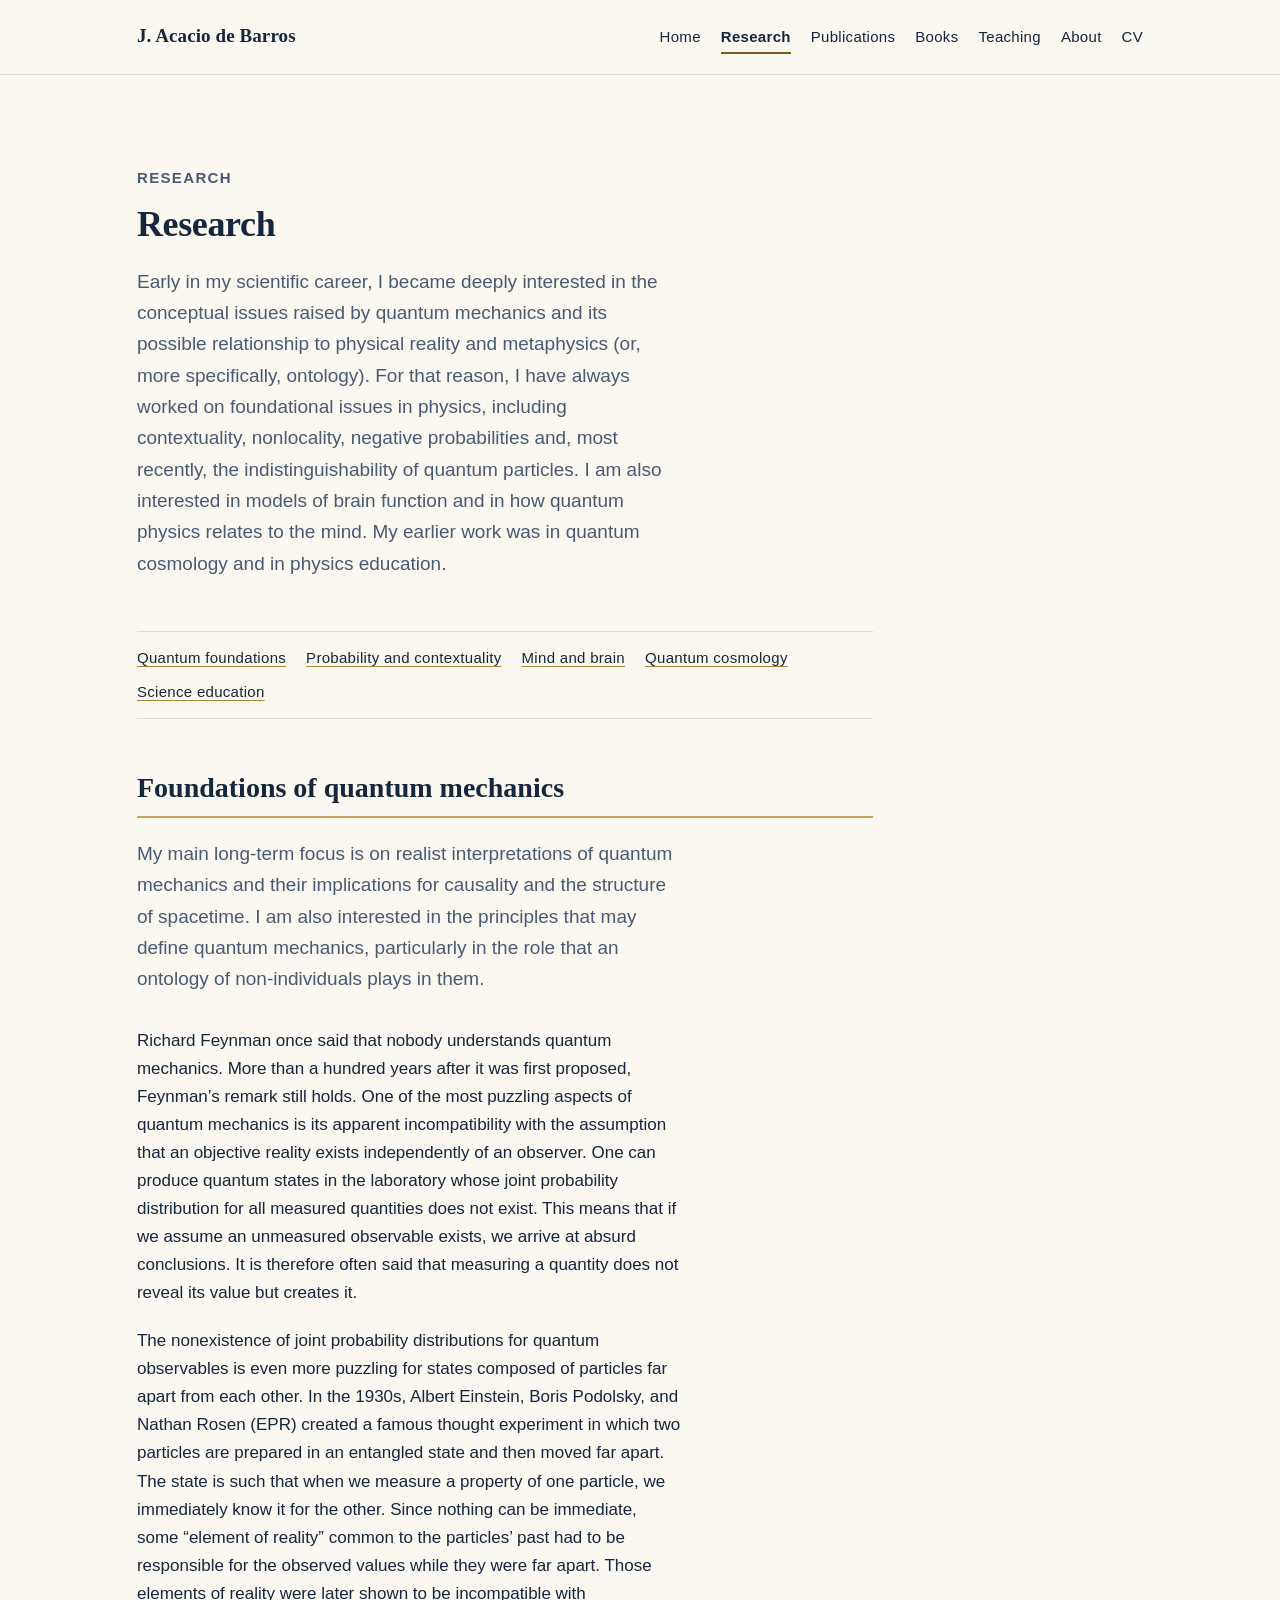
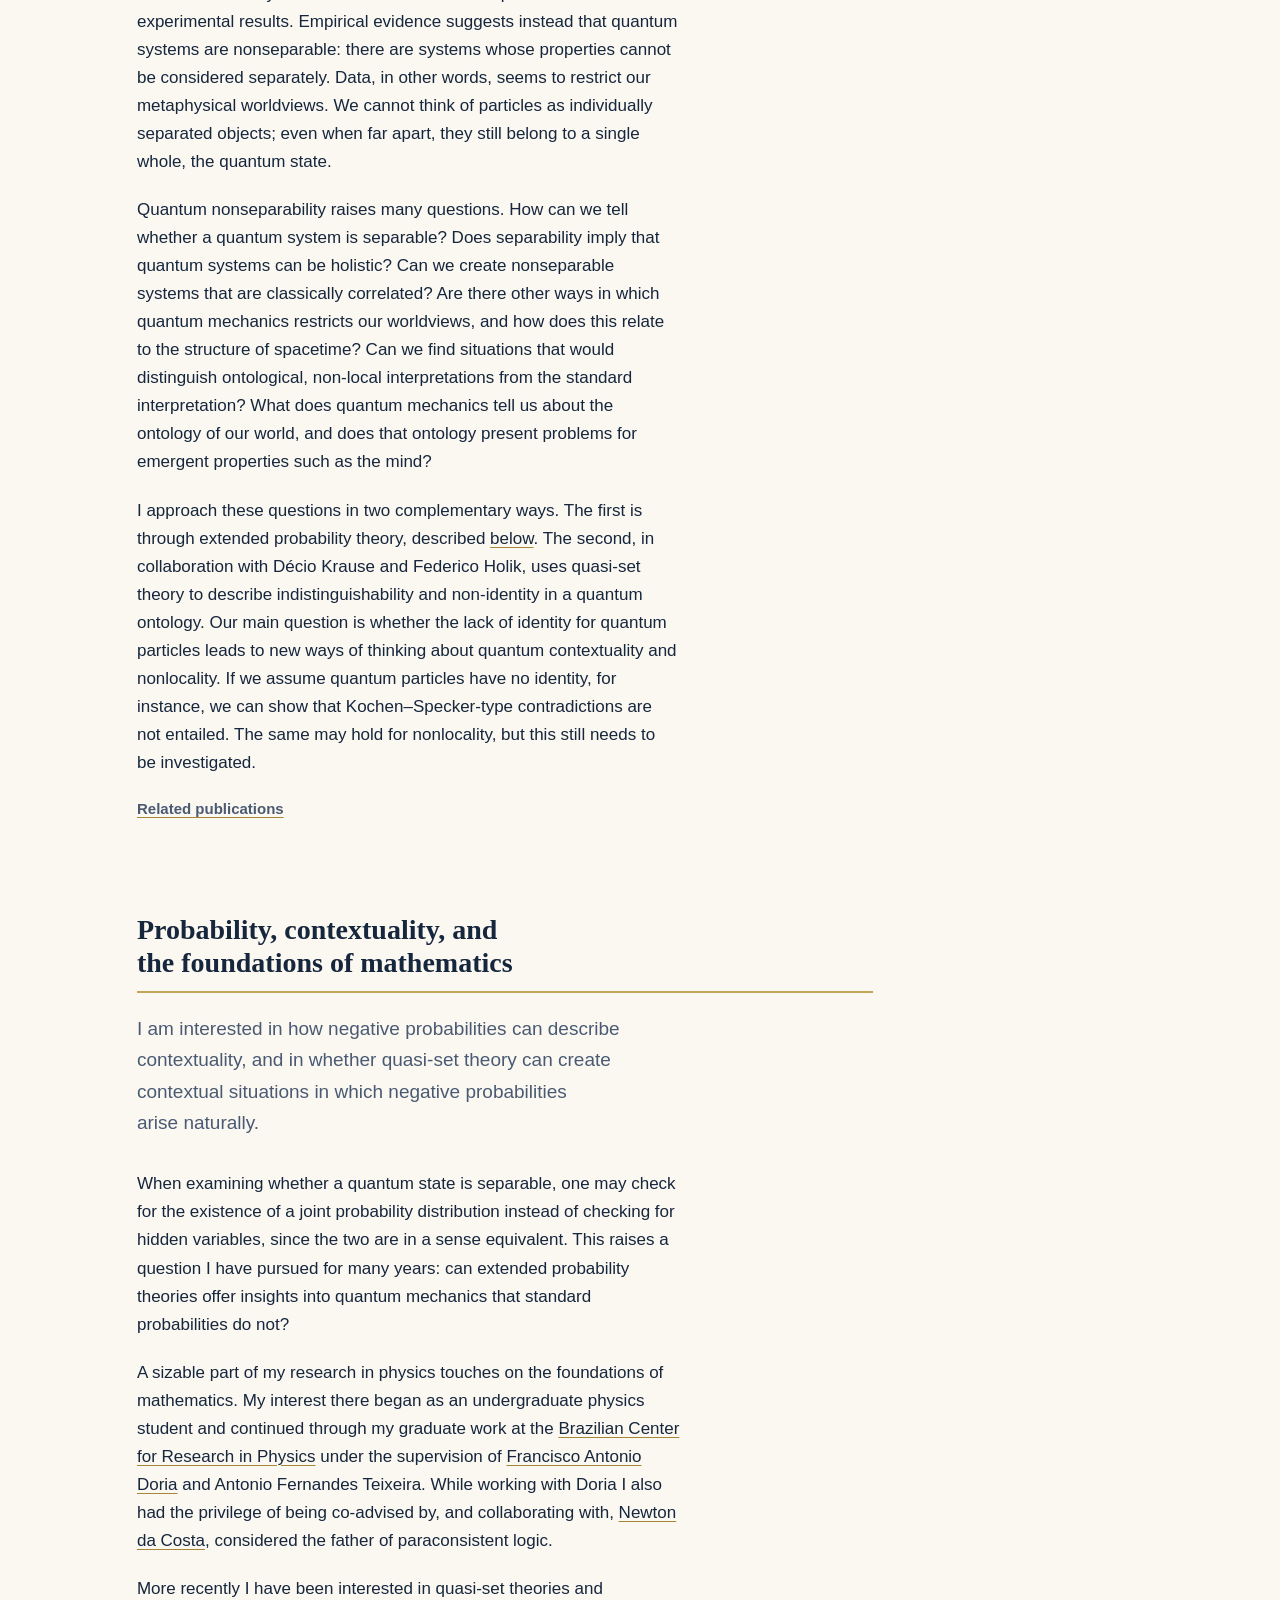
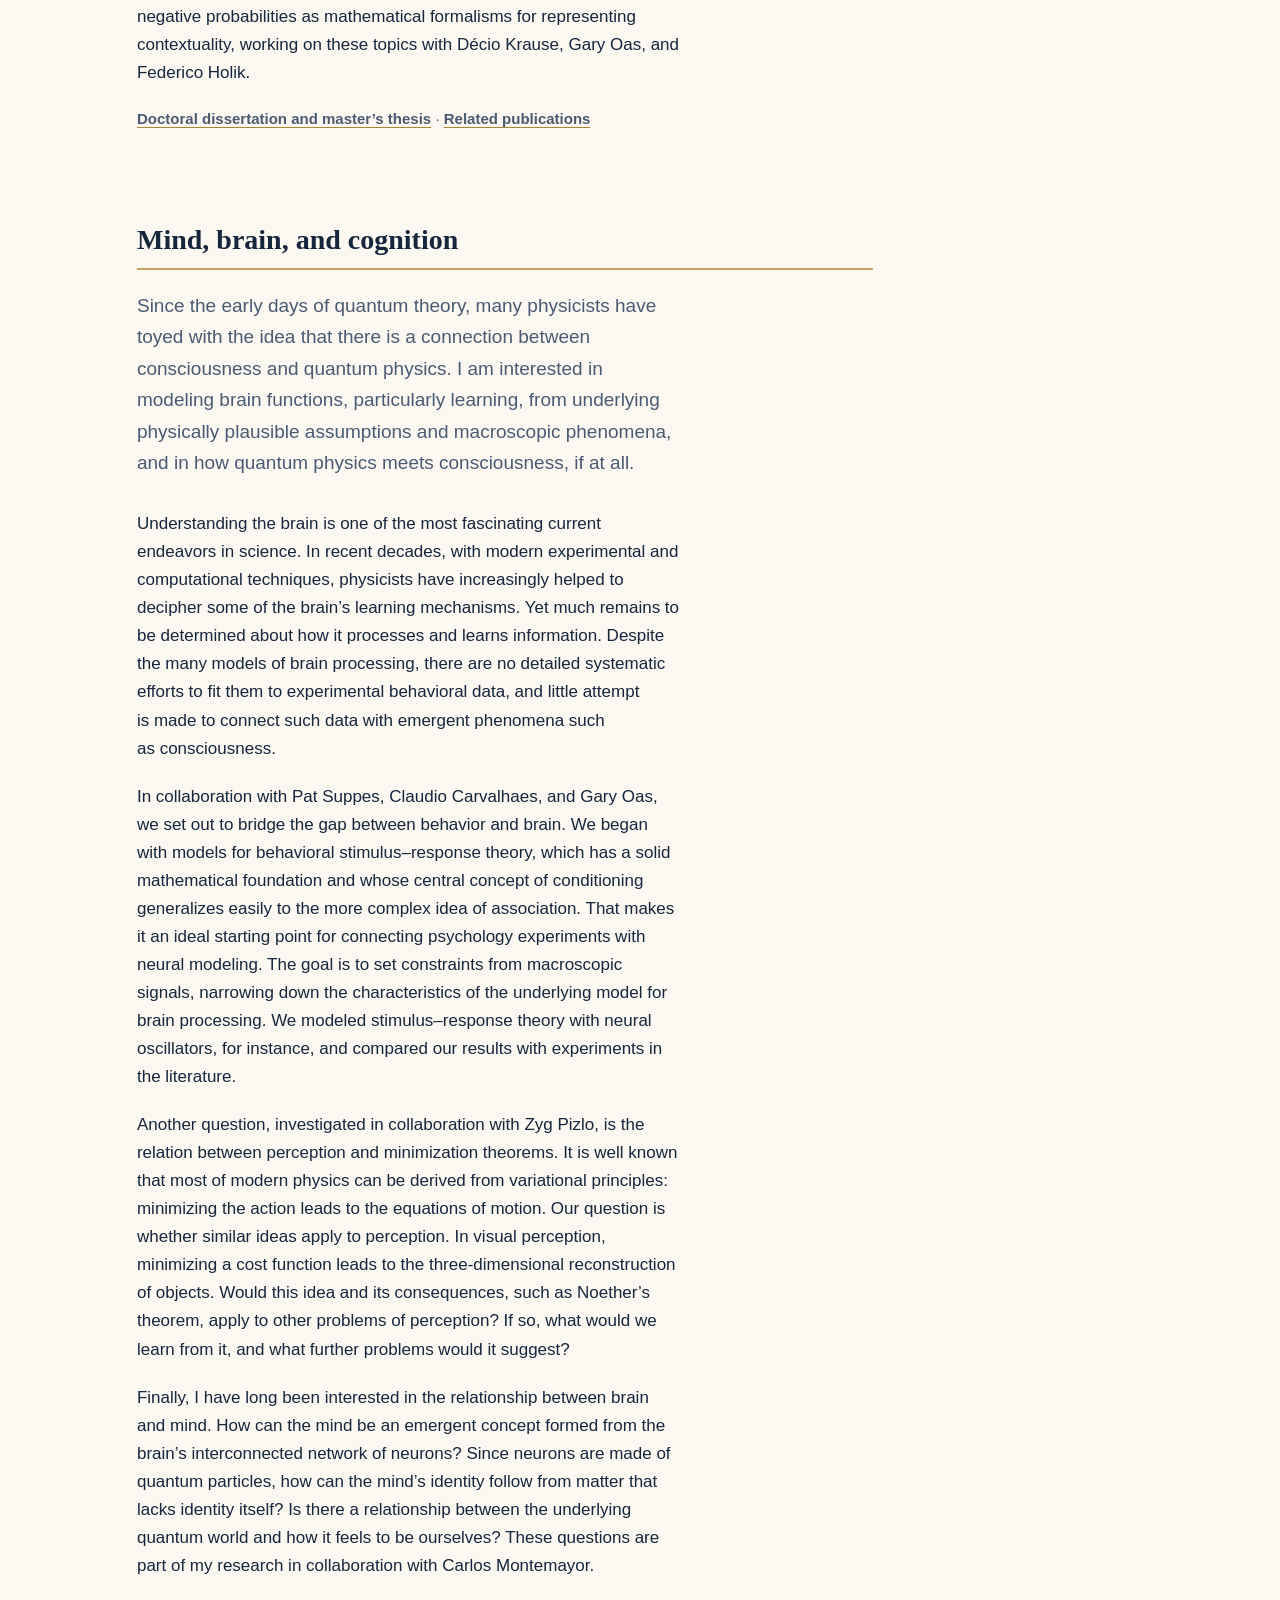
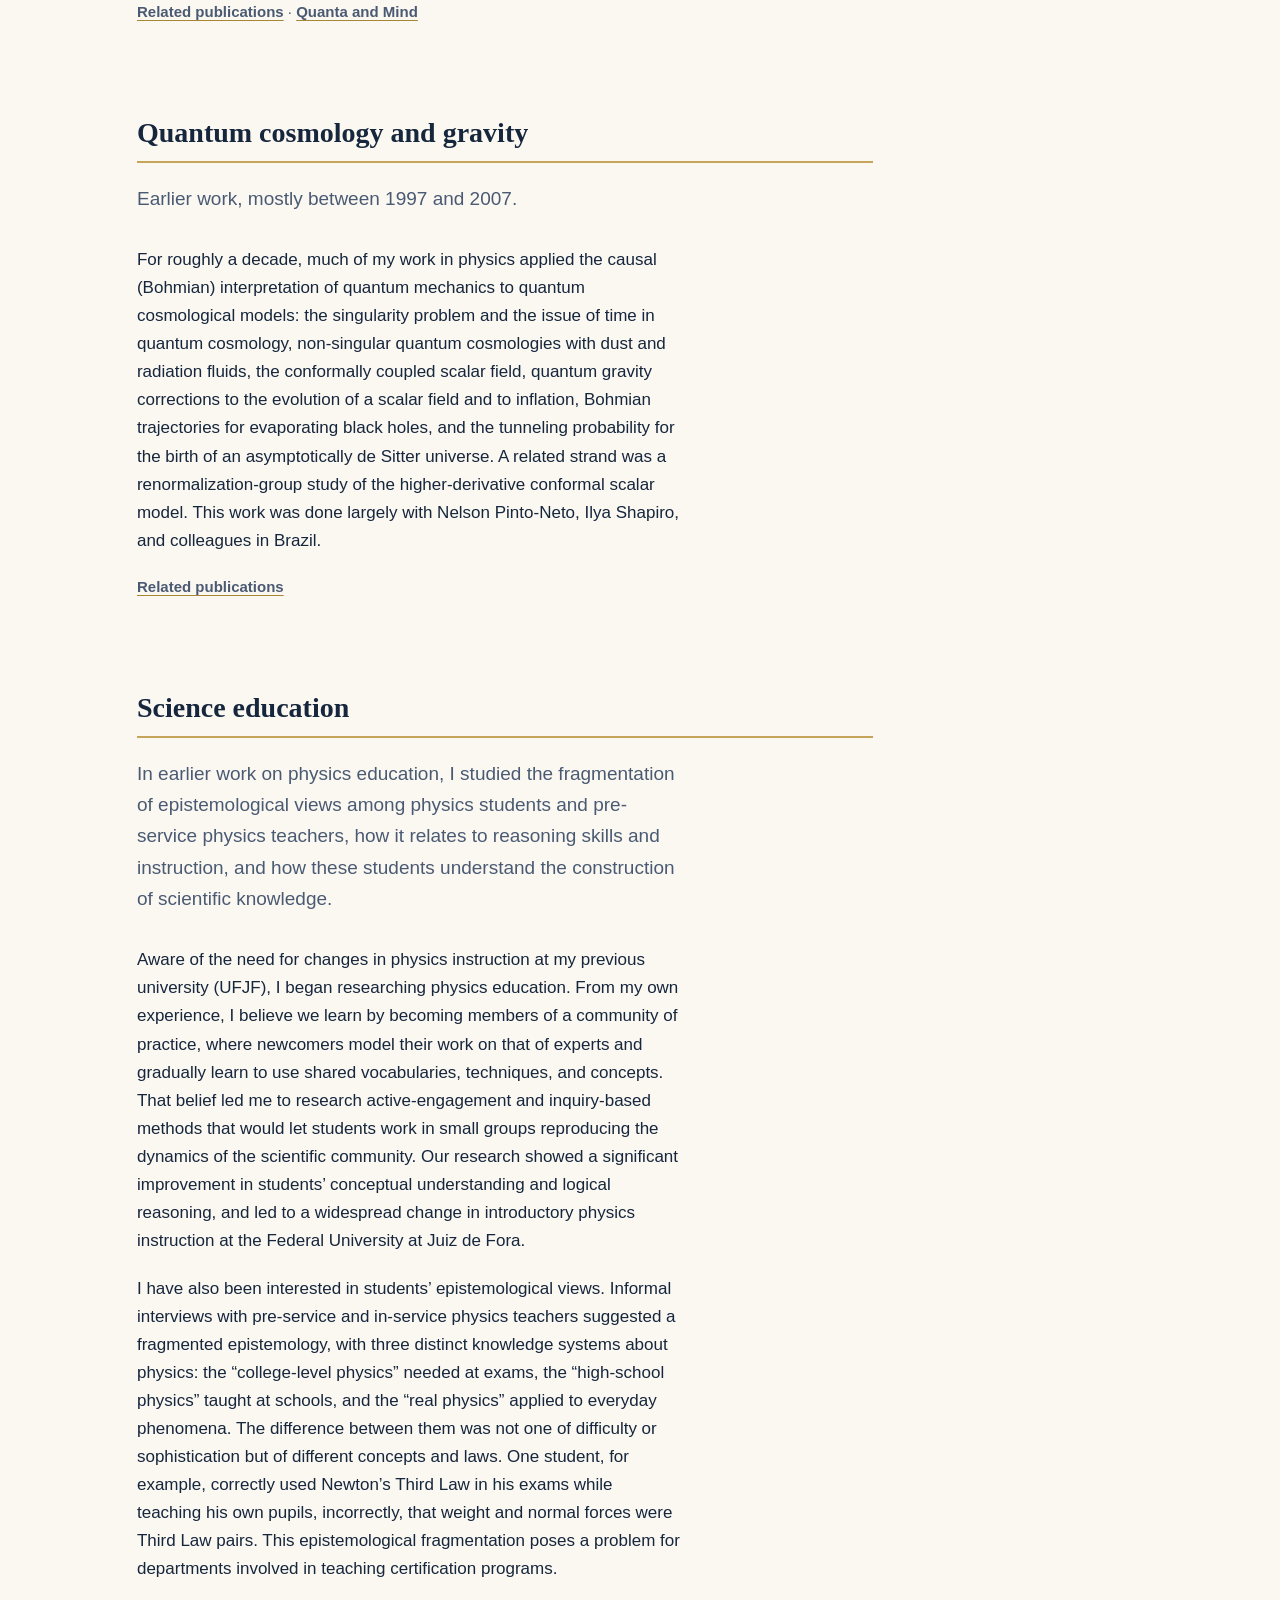
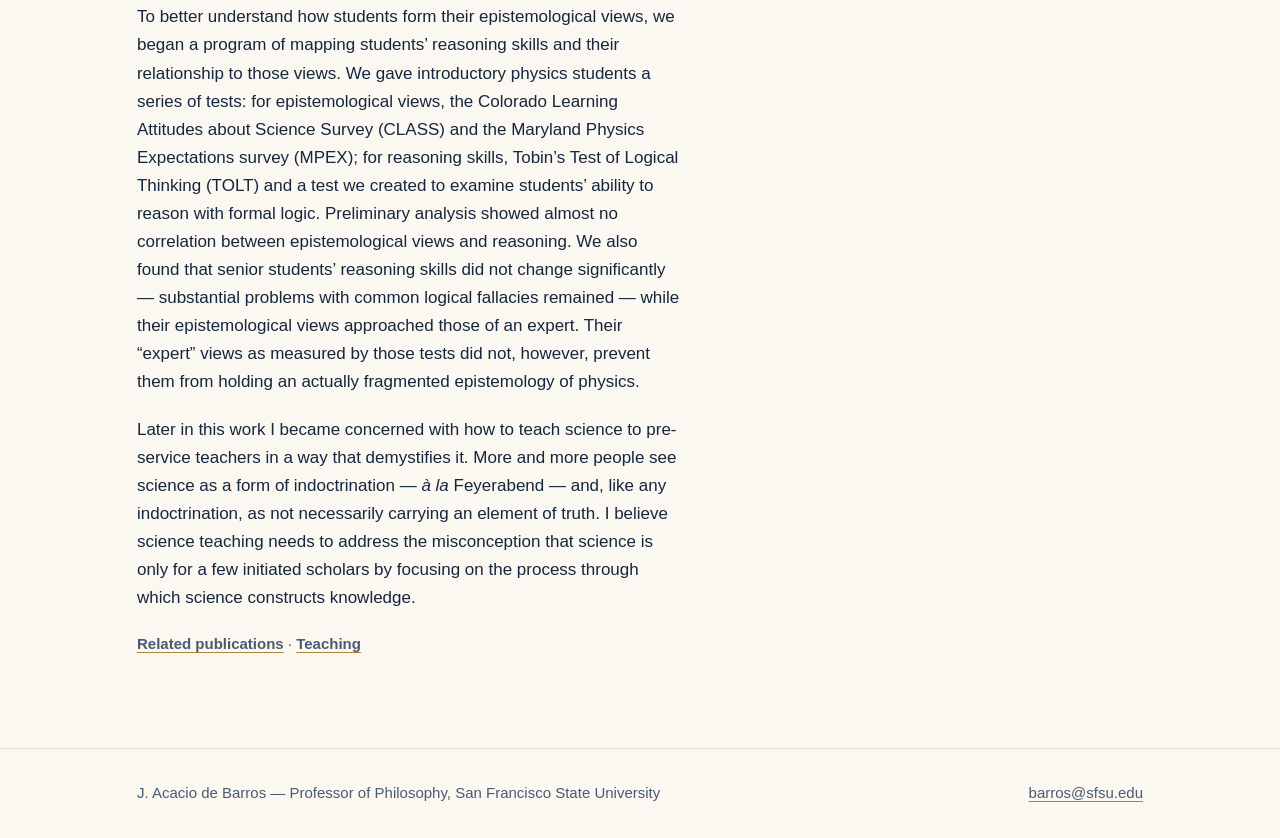
<file: research/index.html>
<!DOCTYPE html>

<html lang="en">
<head>
<meta charset="utf-8"/>
<meta content="width=device-width, initial-scale=1" name="viewport"/>
<title>Research — J. Acacio de Barros</title>
<meta content="Research of J. Acacio de Barros: foundations and philosophy of quantum mechanics, probability and contextuality, cognition and mind, and earlier work in quantum cosmology and science education." name="description"/>
<link href="https://jacaciodebarros.github.io/research/" rel="canonical"/><meta content="website" property="og:type"/><meta content="J. Acacio de Barros" property="og:site_name"/><meta content="Research — J. Acacio de Barros" property="og:title"/><meta content="Research of J. Acacio de Barros: foundations and philosophy of quantum mechanics, probability and contextuality, cognition and mind, and earlier work in quantum cosmology and science education." property="og:description"/><meta content="https://jacaciodebarros.github.io/research/" property="og:url"/><meta content="https://jacaciodebarros.github.io/assets/images/social-card-acacio-de-barros-1200x630.jpg" property="og:image"/><meta content="1200" property="og:image:width"/><meta content="630" property="og:image:height"/><meta content="Portrait of J. Acacio de Barros" property="og:image:alt"/><meta content="summary_large_image" name="twitter:card"/><meta content="Research — J. Acacio de Barros" name="twitter:title"/><meta content="Research of J. Acacio de Barros: foundations and philosophy of quantum mechanics, probability and contextuality, cognition and mind, and earlier work in quantum cosmology and science education." name="twitter:description"/><meta content="https://jacaciodebarros.github.io/assets/images/social-card-acacio-de-barros-1200x630.jpg" name="twitter:image"/><link href="/assets/css/site.css" rel="stylesheet"/>
</head>
<body>
<a class="skip-link" href="#main">Skip to main content</a>
<header class="site-header">
<div class="wrap site-header__inner">
<a class="site-id" href="/">J. Acacio de Barros</a>
<nav aria-label="Primary" class="site-nav">
<ul>
<li><a href="/">Home</a></li>
<li><a aria-current="page" href="/research/">Research</a></li>
<li><a href="/publications/">Publications</a></li>
<li><a href="/books/">Books</a></li>
<li><a href="/teaching/">Teaching</a></li>
<li><a href="/about/">About</a></li>
<li><a href="/cv/">CV</a></li>
</ul>
</nav>
</div>
</header>
<main class="site-main" id="main" tabindex="-1">
<div class="wrap">
<div class="page-header">
<p class="page-header__eyebrow">Research</p>
<h1>Research</h1>
<p class="page-header__lede">Early in my scientific career, I became deeply interested
      in the conceptual issues raised by quantum mechanics and its possible relationship to
      physical reality and metaphysics (or, more specifically, ontology). For that reason, I
      have always worked on foundational issues in physics, including contextuality,
      nonlocality, negative probabilities and, most recently, the indistinguishability of
      quantum particles. I am also interested in models of brain function and in how quantum
      physics relates to the mind. My earlier work was in quantum cosmology and in physics
      education.</p>
</div>
<nav aria-label="Research areas on this page" class="section-nav">
<ul>
<li><a href="#quantum-foundations">Quantum foundations</a></li>
<li><a href="#probability">Probability and contextuality</a></li>
<li><a href="#mind-brain">Mind and brain</a></li>
<li><a href="#cosmology">Quantum cosmology</a></li>
<li><a href="#education">Science education</a></li>
</ul>
</nav>
<section aria-labelledby="h-qf" class="research-area" id="quantum-foundations">
<h2 id="h-qf">Foundations of quantum mechanics</h2>
<p class="research-area__summary">My main long-term focus is on realist interpretations
      of quantum mechanics and their implications for causality and the structure of spacetime.
      I am also interested in the principles that may define quantum mechanics, particularly
      in the role that an ontology of non-individuals plays in them.</p>
<div class="prose">
<p>Richard Feynman once said that nobody understands quantum mechanics. More than a
        hundred years after it was first proposed, Feynman’s remark still holds. One of the
        most puzzling aspects of quantum mechanics is its apparent incompatibility with the
        assumption that an objective reality exists independently of an observer. One can produce
        quantum states in the laboratory whose joint probability distribution for all measured
        quantities does not exist. This means that if we assume an unmeasured observable exists,
        we arrive at absurd conclusions. It is therefore often said that measuring a quantity does
        not reveal its value but creates it.</p>
<p>The nonexistence of joint probability distributions for quantum observables is even
        more puzzling for states composed of particles far apart from each other. In the 1930s,
        Albert Einstein, Boris Podolsky, and Nathan Rosen (EPR) created a famous thought
        experiment in which two particles are prepared in an entangled state and then moved far
        apart. The state is such that when we measure a property of one particle, we immediately
        know it for the other. Since nothing can be immediate, some “element of
        reality” common to the particles’ past had to be responsible for the observed
        values while they were far apart. Those elements of reality were later shown to be
        incompatible with experimental results. Empirical evidence suggests instead that quantum
        systems are nonseparable: there are systems whose properties cannot be considered
        separately. Data, in other words, seems to restrict our metaphysical worldviews. We
        cannot think of particles as individually separated objects; even when far apart, they
        still belong to a single whole, the quantum state.</p>
<p>Quantum nonseparability raises many questions. How can we tell whether a quantum system
        is separable? Does separability imply that quantum systems can be holistic? Can we create
        nonseparable systems that are classically correlated? Are there other ways in which
        quantum mechanics restricts our worldviews, and how does this relate to the structure of
        spacetime? Can we find situations that would distinguish ontological, non-local
        interpretations from the standard interpretation? What does quantum mechanics tell us
        about the ontology of our world, and does that ontology present problems for emergent
        properties such as the mind?</p>
<p>I approach these questions in two complementary ways. The first is through extended
        probability theory, described <a href="#probability">below</a>. The second, in
        collaboration with Décio Krause and Federico Holik, uses quasi-set theory to
        describe indistinguishability and non-identity in a quantum ontology. Our main question is
        whether the lack of identity for quantum particles leads to new ways of thinking about
        quantum contextuality and nonlocality. If we assume quantum particles have no identity,
        for instance, we can show that Kochen–Specker-type contradictions are not entailed.
        The same may hold for nonlocality, but this still needs to be investigated.</p>
</div>
<p class="area-more"><a href="/publications/#peer-reviewed">Related publications</a></p>
</section>
<section aria-labelledby="h-prob" class="research-area" id="probability">
<h2 id="h-prob">Probability, contextuality, and the foundations of mathematics</h2>
<p class="research-area__summary">I am interested in how negative probabilities can
      describe contextuality, and in whether quasi-set theory can create contextual situations
      in which negative probabilities arise naturally.</p>
<div class="prose">
<p>When examining whether a quantum state is separable, one may check for the existence of
        a joint probability distribution instead of checking for hidden variables, since the two
        are in a sense equivalent. This raises a question I have pursued for many years: can
        extended probability theories offer insights into quantum mechanics that standard
        probabilities do not?</p>
<p>A sizable part of my research in physics touches on the foundations of mathematics. My
        interest there began as an undergraduate physics student and continued through my graduate
        work at the <a href="https://www.cbpf.br" rel="noopener">Brazilian Center for Research in
        Physics</a> under the supervision of
        <a href="https://en.wikipedia.org/wiki/Francisco_Ant%C3%B4nio_D%C3%B3ria" rel="noopener">Francisco
        Antonio Doria</a> and Antonio Fernandes Teixeira. While working with Doria I also had the
        privilege of being co-advised by, and collaborating with,
        <a href="https://en.wikipedia.org/wiki/Newton_da_Costa" rel="noopener">Newton da
        Costa</a>, considered the father of paraconsistent logic.</p>
<p>More recently I have been interested in quasi-set theories and negative probabilities
        as mathematical formalisms for representing contextuality, working on these topics with
        Décio Krause, Gary Oas, and Federico Holik.</p>
</div>
<p class="area-more"><a href="/publications/#theses">Doctoral dissertation and
      master’s thesis</a> · <a href="/publications/#peer-reviewed">Related
      publications</a></p>
</section>
<section aria-labelledby="h-mb" class="research-area" id="mind-brain">
<h2 id="h-mb">Mind, brain, and cognition</h2>
<p class="research-area__summary">Since the early days of quantum theory, many
      physicists have toyed with the idea that there is a connection between consciousness and
      quantum physics. I am interested in modeling brain functions, particularly learning, from
      underlying physically plausible assumptions and macroscopic phenomena, and in how quantum
      physics meets consciousness, if at all.</p>
<div class="prose">
<p>Understanding the brain is one of the most fascinating current endeavors in science. In
        recent decades, with modern experimental and computational techniques, physicists have
        increasingly helped to decipher some of the brain’s learning mechanisms. Yet much
        remains to be determined about how it processes and learns information. Despite the many
        models of brain processing, there are no detailed systematic efforts to fit them to
        experimental behavioral data, and little attempt is made to connect such data with
        emergent phenomena such as consciousness.</p>
<p>In collaboration with Pat Suppes, Claudio Carvalhaes, and Gary Oas, we set out to
        bridge the gap between behavior and brain. We began with models for behavioral
        stimulus–response theory, which has a solid mathematical foundation and whose central
        concept of conditioning generalizes easily to the more complex idea of association. That
        makes it an ideal starting point for connecting psychology experiments with neural
        modeling. The goal is to set constraints from macroscopic signals, narrowing down the
        characteristics of the underlying model for brain processing. We modeled
        stimulus–response theory with neural oscillators, for instance, and compared our
        results with experiments in the literature.</p>
<p>Another question, investigated in collaboration with Zyg Pizlo, is the relation between
        perception and minimization theorems. It is well known that most of modern physics can be
        derived from variational principles: minimizing the action leads to the equations of
        motion. Our question is whether similar ideas apply to perception. In visual perception,
        minimizing a cost function leads to the three-dimensional reconstruction of objects. Would
        this idea and its consequences, such as Noether’s theorem, apply to other problems of
        perception? If so, what would we learn from it, and what further problems would it
        suggest?</p>
<p>Finally, I have long been interested in the relationship between brain and mind. How
        can the mind be an emergent concept formed from the brain’s interconnected network
        of neurons? Since neurons are made of quantum particles, how can the mind’s identity
        follow from matter that lacks identity itself? Is there a relationship between the
        underlying quantum world and how it feels to be ourselves? These questions are part of my
        research in collaboration with Carlos Montemayor.</p>
</div>
<p class="area-more"><a href="/publications/#peer-reviewed">Related publications</a>
      · <a href="/books/"><cite>Quanta and Mind</cite></a></p>
</section>
<section aria-labelledby="h-cos" class="research-area" id="cosmology">
<h2 id="h-cos">Quantum cosmology and gravity</h2>
<p class="research-area__summary">Earlier work, mostly between 1997 and 2007.</p>
<div class="prose">
<p>For roughly a decade, much of my work in physics applied the causal (Bohmian)
        interpretation of quantum mechanics to quantum cosmological models: the
        singularity problem and the issue of time in quantum cosmology, non-singular quantum
        cosmologies with dust and radiation fluids, the conformally coupled scalar field, quantum
        gravity corrections to the evolution of a scalar field and to inflation, Bohmian
        trajectories for evaporating black holes, and the tunneling probability for the birth of
        an asymptotically de Sitter universe. A related strand was a renormalization-group study
        of the higher-derivative conformal scalar model. This work was done largely with Nelson
        Pinto-Neto, Ilya Shapiro, and colleagues in Brazil.</p>
</div>
<p class="area-more"><a href="/publications/#peer-reviewed">Related publications</a></p>
</section>
<section aria-labelledby="h-edu" class="research-area" id="education">
<h2 id="h-edu">Science education</h2>
<p class="research-area__summary">In earlier work on physics education, I studied the
      fragmentation of epistemological views among physics students and pre-service physics
      teachers, how it relates to reasoning skills and instruction, and how these students
      understand the construction of scientific knowledge.</p>
<div class="prose">
<p>Aware of the need for changes in physics instruction at my previous university (UFJF),
        I began researching physics education. From my own experience, I believe we learn by
        becoming members of a community of practice, where newcomers model their work on that of
        experts and gradually learn to use shared vocabularies, techniques, and concepts. That
        belief led me to research active-engagement and inquiry-based methods that would let
        students work in small groups reproducing the dynamics of the scientific community. Our
        research showed a significant improvement in students’ conceptual understanding and
        logical reasoning, and led to a widespread change in introductory physics instruction at
        the Federal University at Juiz de Fora.</p>
<p>I have also been interested in students’ epistemological views. Informal
        interviews with pre-service and in-service physics teachers suggested a fragmented
        epistemology, with three distinct knowledge systems about physics: the
        “college-level physics” needed at exams, the “high-school physics”
        taught at schools, and the “real physics” applied to everyday phenomena. The
        difference between them was not one of difficulty or sophistication but of different
        concepts and laws. One student, for example, correctly used Newton’s Third Law in
        his exams while teaching his own pupils, incorrectly, that weight and normal forces were
        Third Law pairs. This epistemological fragmentation poses a problem for departments
        involved in teaching certification programs.</p>
<p>To better understand how students form their epistemological views, we began a program
        of mapping students’ reasoning skills and their relationship to those views. We gave
        introductory physics students a series of tests: for epistemological views, the Colorado
        Learning Attitudes about Science Survey (CLASS) and the Maryland Physics Expectations
        survey (MPEX); for reasoning skills, Tobin’s Test of Logical Thinking (TOLT) and a
        test we created to examine students’ ability to reason with formal logic.
        Preliminary analysis showed almost no correlation between epistemological views and
        reasoning. We also found that senior students’ reasoning skills did not change
        significantly — substantial problems with common logical fallacies remained —
        while their epistemological views approached those of an expert. Their “expert”
        views as measured by those tests did not, however, prevent them from holding an actually
        fragmented epistemology of physics.</p>
<p>Later in this work I became concerned with how to teach science to pre-service teachers
        in a way that demystifies it. More and more people see science as a form of indoctrination
        — <em>à la</em> Feyerabend — and, like any indoctrination, as not
        necessarily carrying an element of truth. I believe science teaching needs to address the
        misconception that science is only for a few initiated scholars by focusing on the process
        through which science constructs knowledge.</p>
</div>
<p class="area-more"><a href="/publications/#peer-reviewed">Related publications</a>
      · <a href="/teaching/">Teaching</a></p>
</section>
</div>
</main>
<footer class="site-footer">
<div class="wrap site-footer__inner">
<p>J. Acacio de Barros — Professor of Philosophy, San Francisco State University</p>
<p><a href="mailto:barros@sfsu.edu">barros@sfsu.edu</a></p>
</div>
</footer>
</body>
</html>
</file>
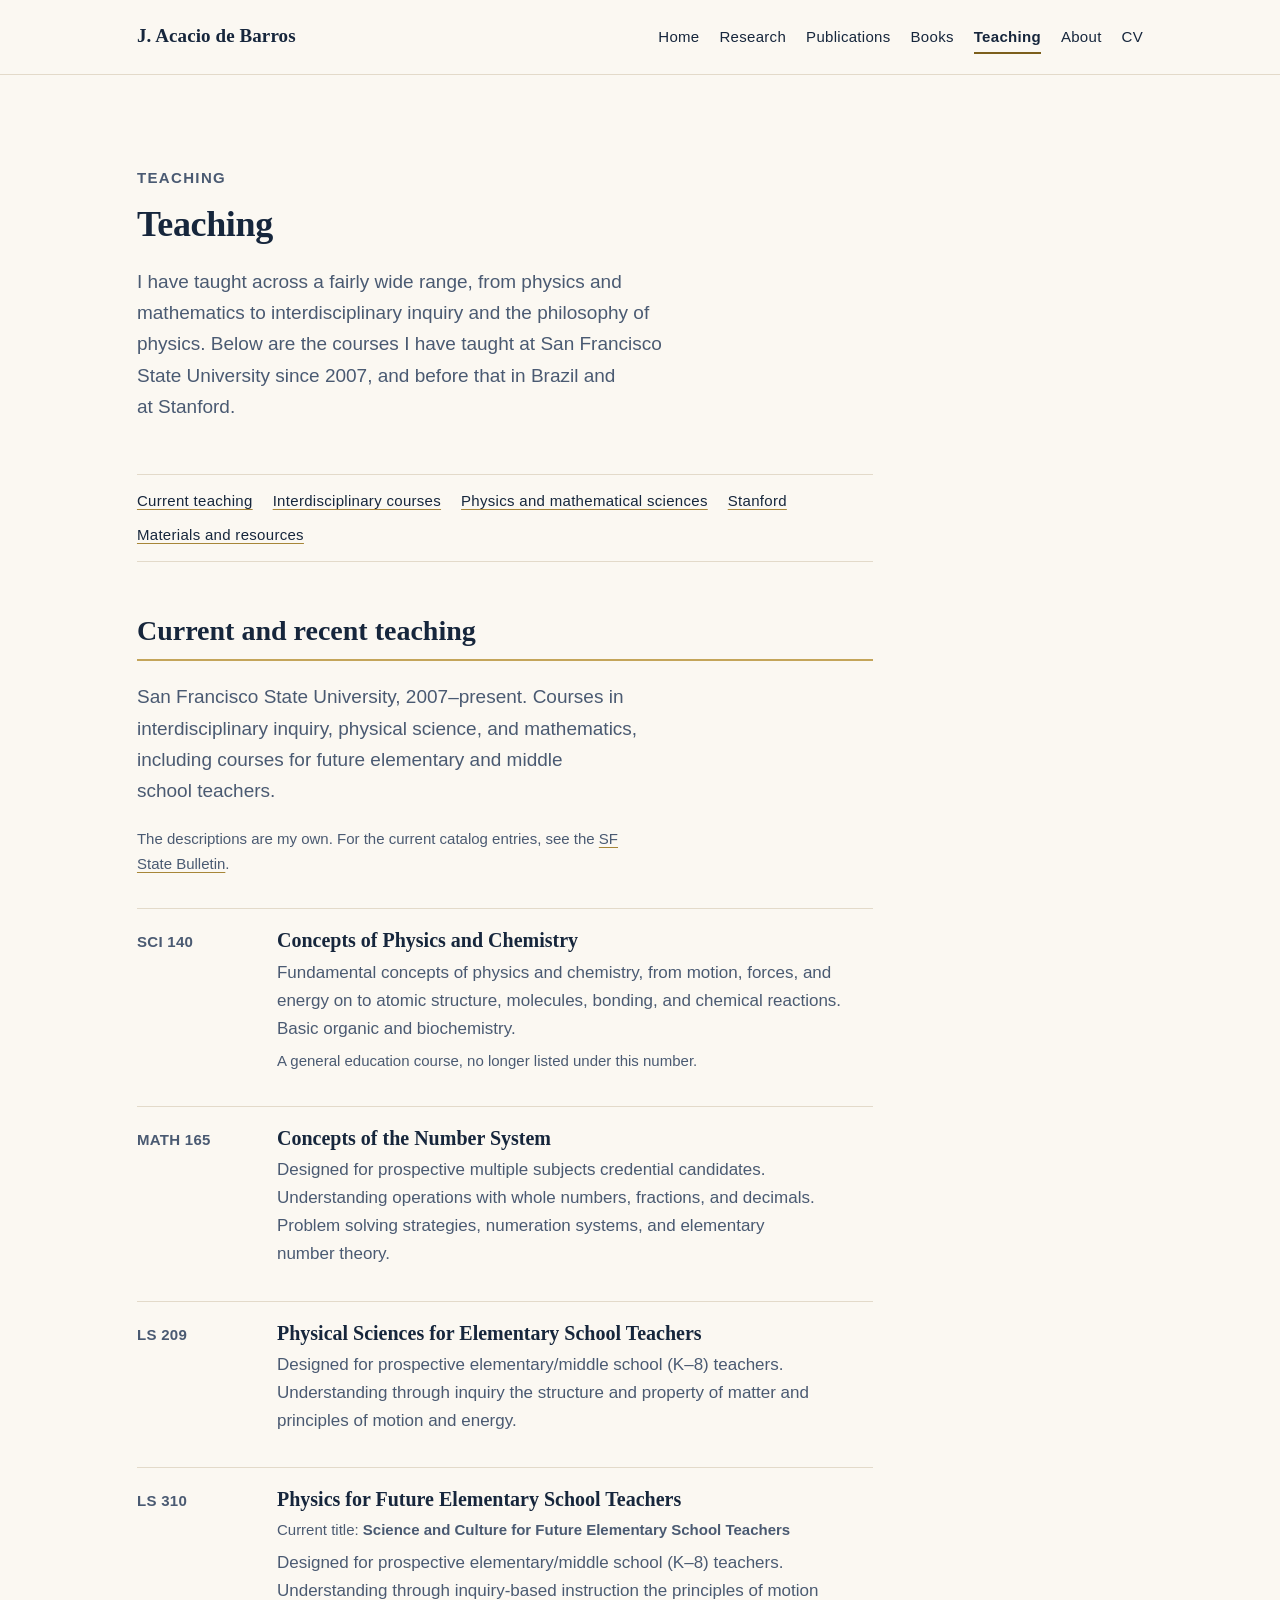
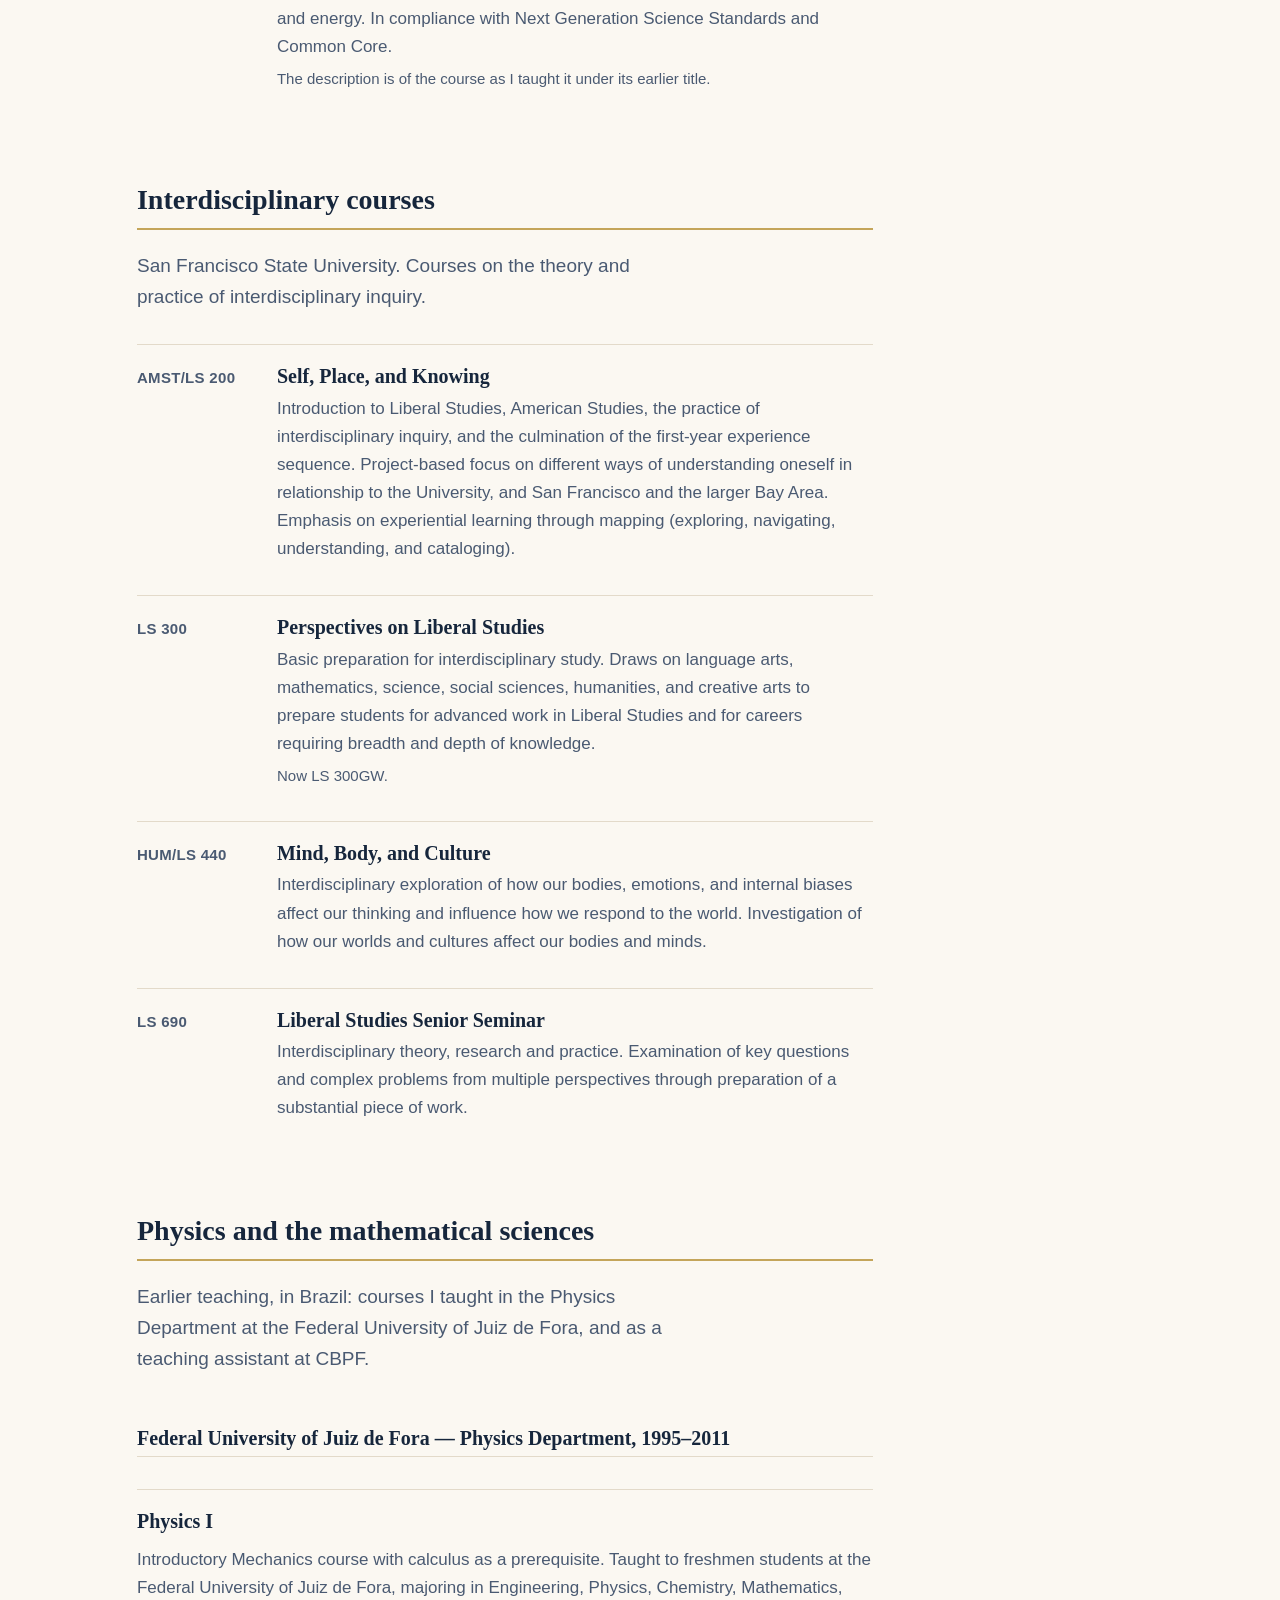
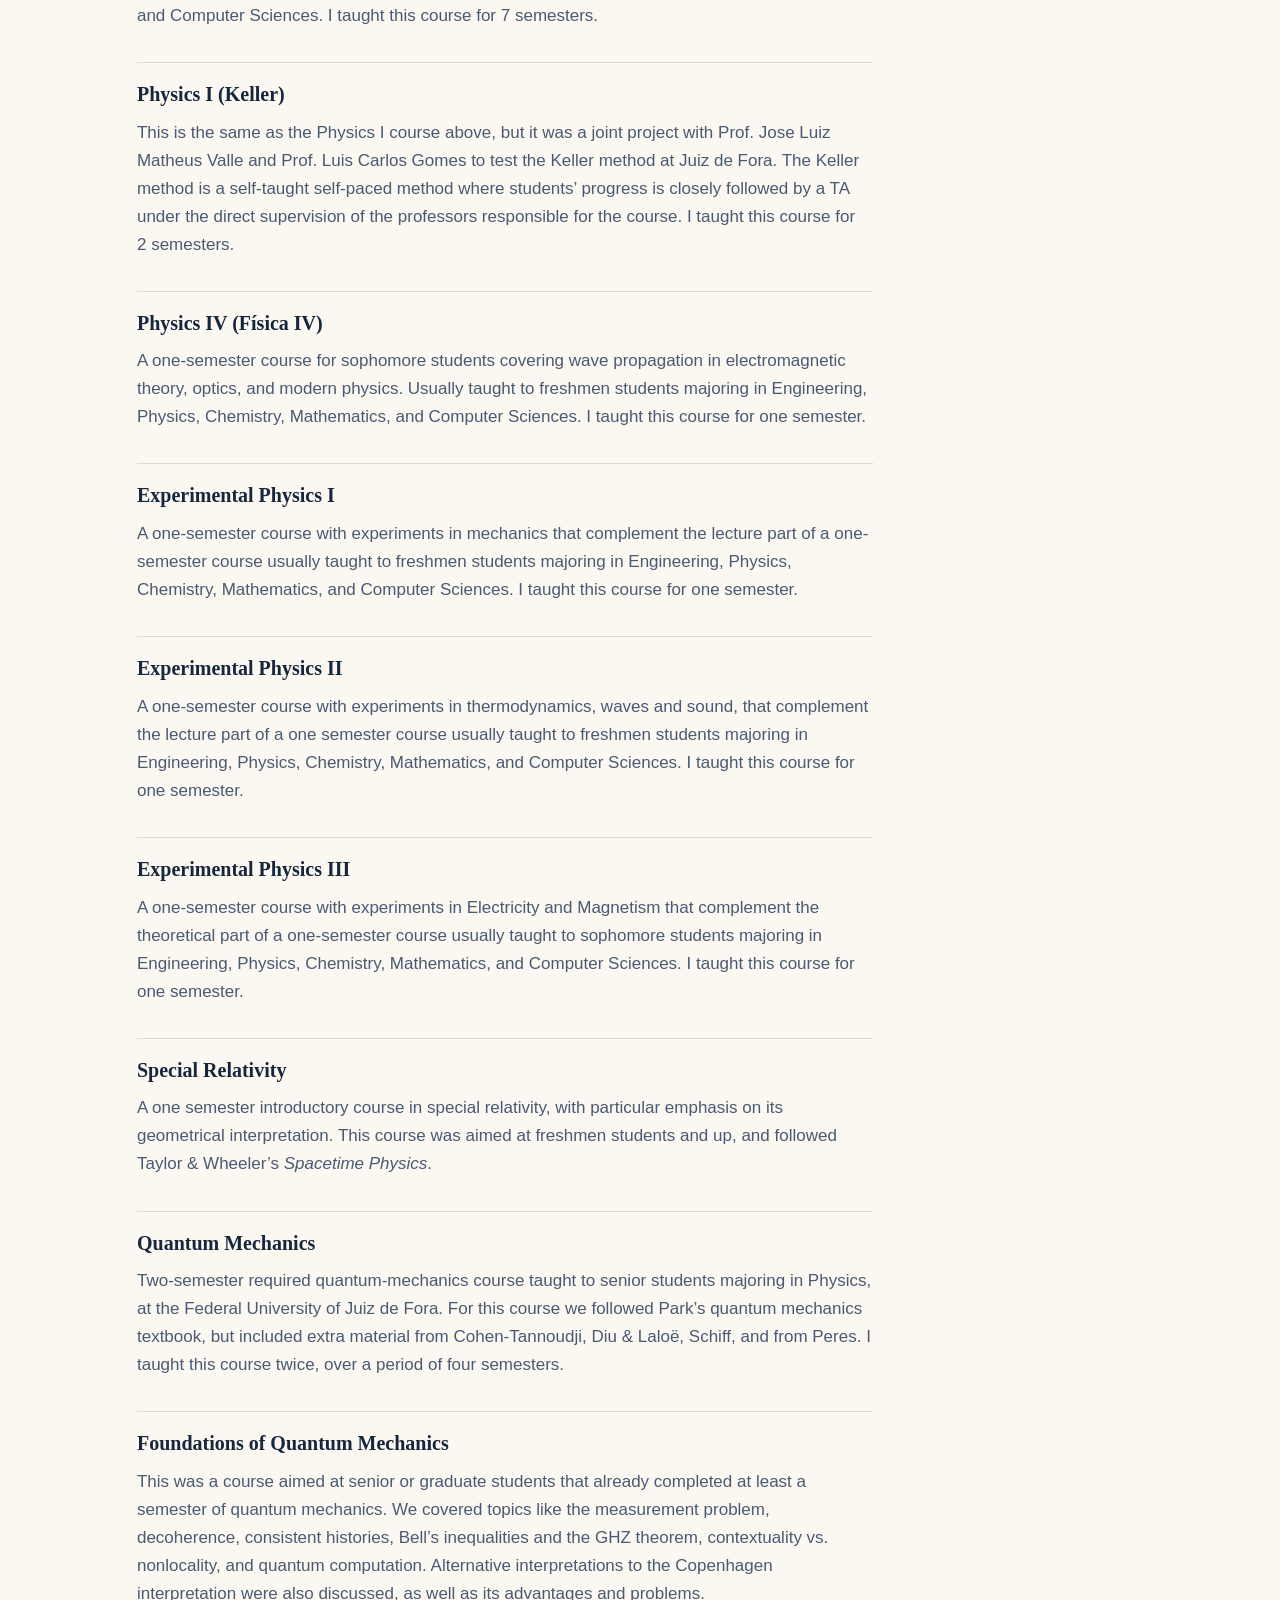
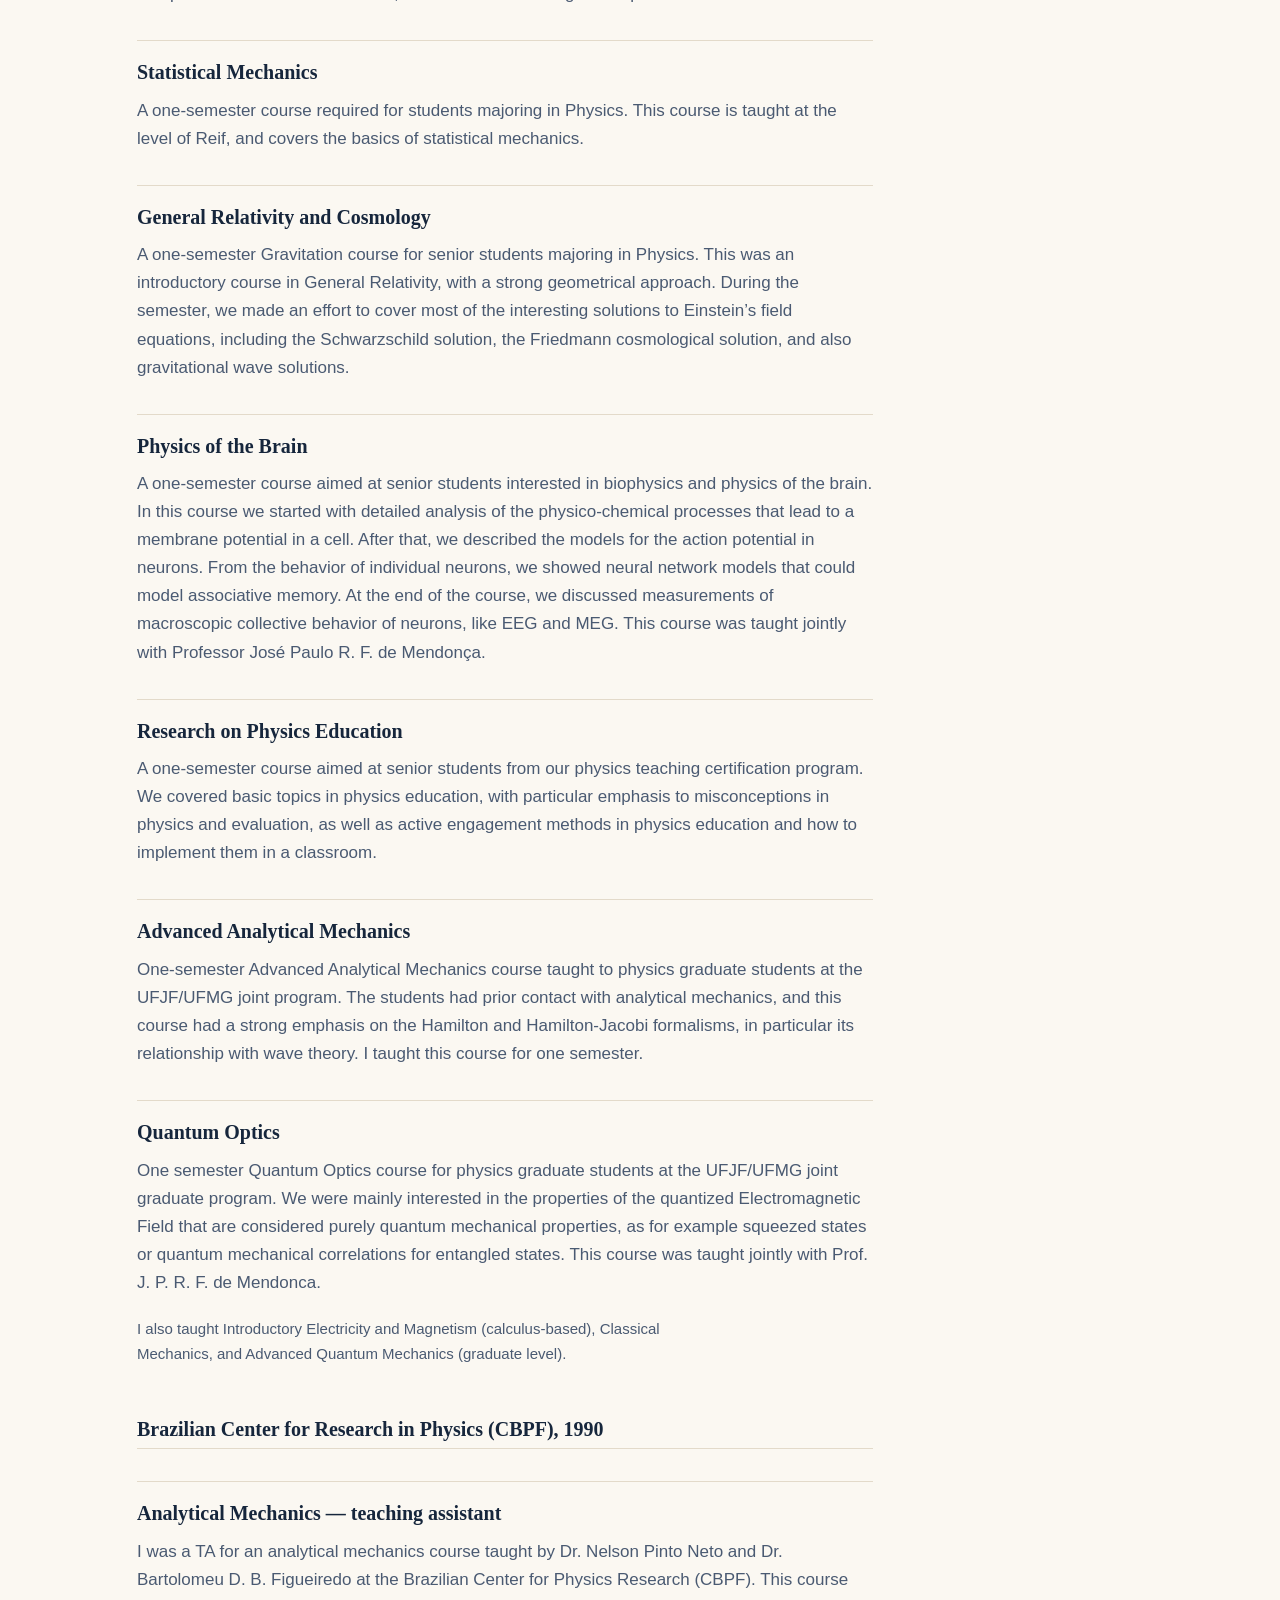
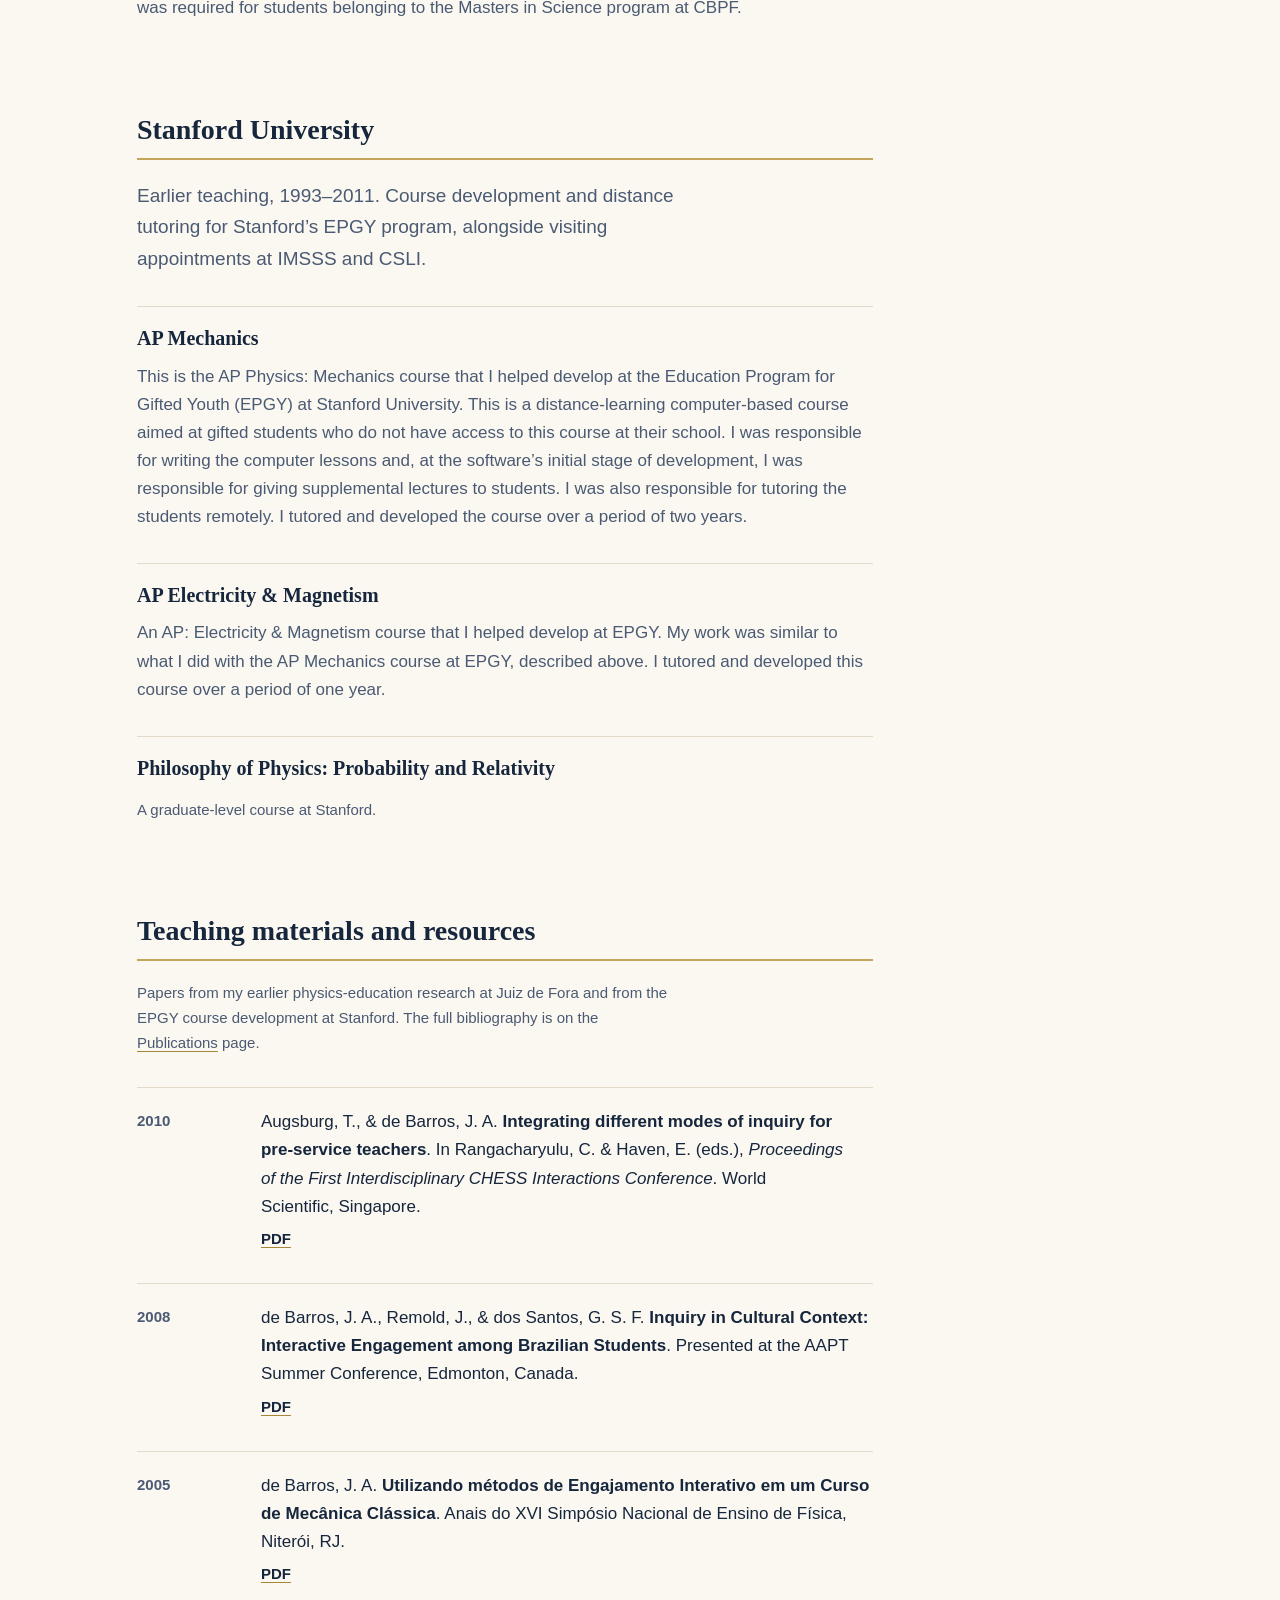
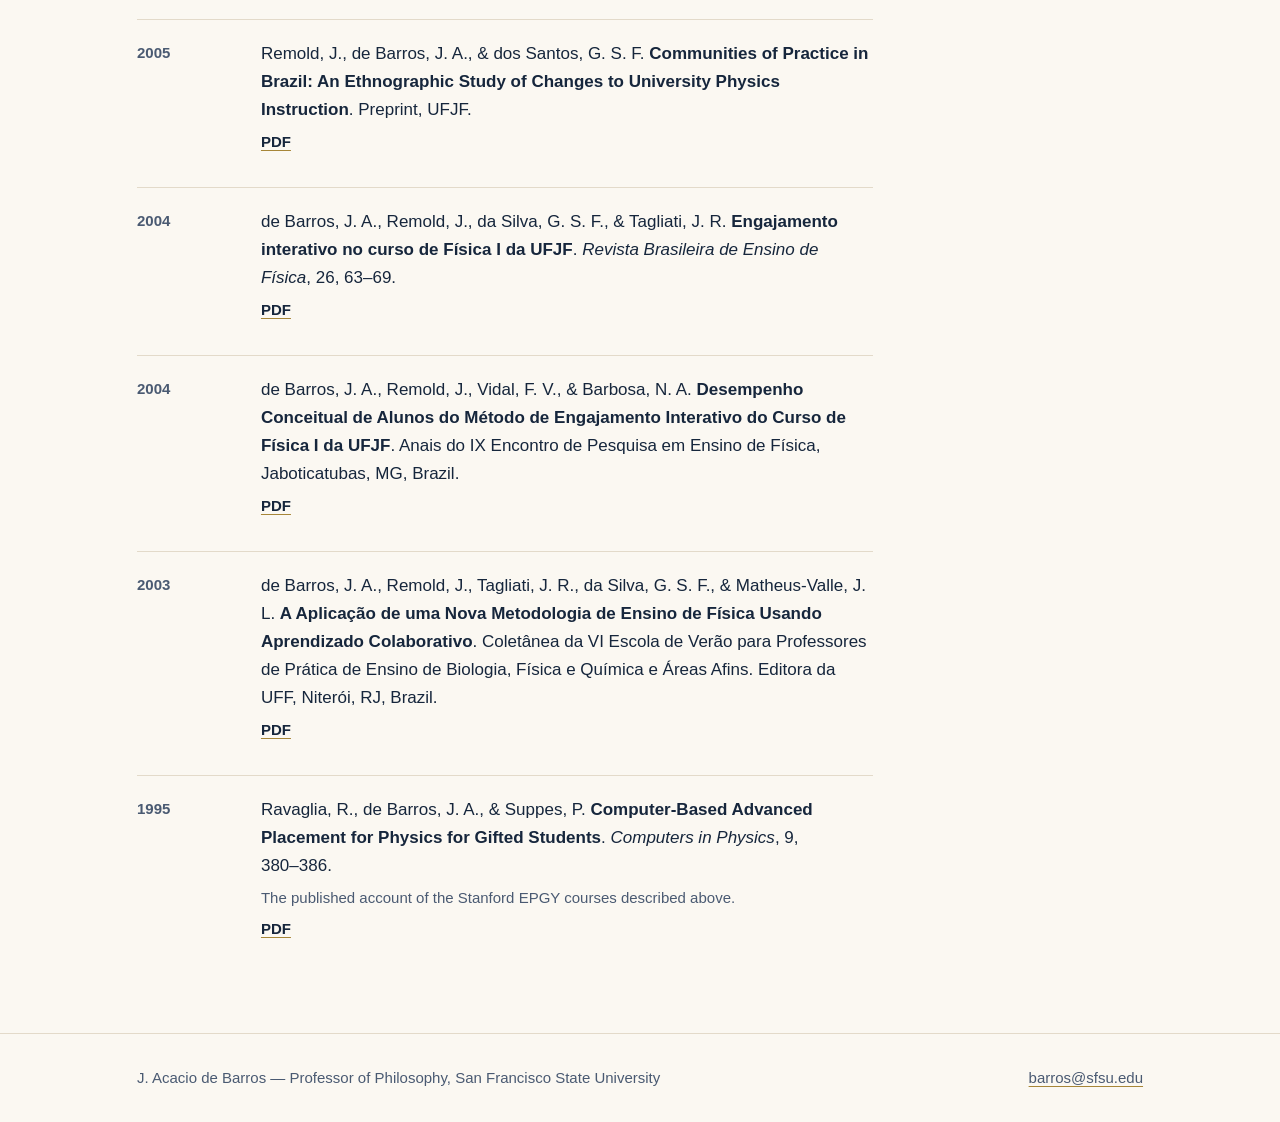
<file: teaching/index.html>
<!DOCTYPE html>

<html lang="en">
<head>
<meta charset="utf-8"/>
<meta content="width=device-width, initial-scale=1" name="viewport"/>
<title>Teaching — J. Acacio de Barros</title>
<meta content="Teaching by J. Acacio de Barros: interdisciplinary inquiry, philosophy of physics, mathematics, and physical-science courses taught at San Francisco State University, Stanford, and in Brazil." name="description"/>
<link href="https://jacaciodebarros.github.io/teaching/" rel="canonical"/><meta content="website" property="og:type"/><meta content="J. Acacio de Barros" property="og:site_name"/><meta content="Teaching — J. Acacio de Barros" property="og:title"/><meta content="Teaching by J. Acacio de Barros: interdisciplinary inquiry, philosophy of physics, mathematics, and physical-science courses taught at San Francisco State University, Stanford, and in Brazil." property="og:description"/><meta content="https://jacaciodebarros.github.io/teaching/" property="og:url"/><meta content="https://jacaciodebarros.github.io/assets/images/social-card-acacio-de-barros-1200x630.jpg" property="og:image"/><meta content="1200" property="og:image:width"/><meta content="630" property="og:image:height"/><meta content="Portrait of J. Acacio de Barros" property="og:image:alt"/><meta content="summary_large_image" name="twitter:card"/><meta content="Teaching — J. Acacio de Barros" name="twitter:title"/><meta content="Teaching by J. Acacio de Barros: interdisciplinary inquiry, philosophy of physics, mathematics, and physical-science courses taught at San Francisco State University, Stanford, and in Brazil." name="twitter:description"/><meta content="https://jacaciodebarros.github.io/assets/images/social-card-acacio-de-barros-1200x630.jpg" name="twitter:image"/><link href="/assets/css/site.css" rel="stylesheet"/>
</head>
<body>
<a class="skip-link" href="#main">Skip to main content</a>
<header class="site-header">
<div class="wrap site-header__inner">
<a class="site-id" href="/">J. Acacio de Barros</a>
<nav aria-label="Primary" class="site-nav">
<ul>
<li><a href="/">Home</a></li>
<li><a href="/research/">Research</a></li>
<li><a href="/publications/">Publications</a></li>
<li><a href="/books/">Books</a></li>
<li><a aria-current="page" href="/teaching/">Teaching</a></li>
<li><a href="/about/">About</a></li>
<li><a href="/cv/">CV</a></li>
</ul>
</nav>
</div>
</header>
<main class="site-main" id="main" tabindex="-1">
<div class="wrap">
<div class="page-header">
<p class="page-header__eyebrow">Teaching</p>
<h1>Teaching</h1>
<p class="page-header__lede">I have taught across a fairly wide range, from physics and
      mathematics to interdisciplinary inquiry and the philosophy of physics. Below are
      the courses I have taught at San Francisco State University since 2007, and before
      that in Brazil and at Stanford.</p>
</div>
<nav aria-label="Sections on this page" class="section-nav">
<ul>
<li><a href="#current">Current teaching</a></li>
<li><a href="#interdisciplinary">Interdisciplinary courses</a></li>
<li><a href="#physics">Physics and mathematical sciences</a></li>
<li><a href="#stanford">Stanford</a></li>
<li><a href="#resources">Materials and resources</a></li>
</ul>
</nav>
<section aria-labelledby="h-current" class="pub-section" id="current">
<h2 id="h-current">Current and recent teaching</h2>
<p class="section-period">San Francisco State University, 2007–present.
      Courses in interdisciplinary inquiry, physical science, and mathematics, including
      courses for future elementary and middle school teachers.</p>
<p class="pub-section__note">The descriptions are my own. For the current catalog
      entries, see the
      <a href="https://bulletin.sfsu.edu/courses/ls/" rel="noopener">SF State Bulletin</a>.</p>
<ul class="courses courses--coded">
<li>
<p class="course__code">SCI 140</p>
<div>
<h3>Concepts of Physics and Chemistry</h3>
<p class="course__desc">Fundamental concepts of physics and chemistry, from
            motion, forces, and energy on to atomic structure, molecules, bonding, and
            chemical reactions. Basic organic and biochemistry.</p>
<p class="course__note">A general education course, no longer listed under this number.</p>
</div>
</li>
<li>
<p class="course__code">MATH 165</p>
<div>
<h3>Concepts of the Number System</h3>
<p class="course__desc">Designed for prospective multiple subjects credential
            candidates. Understanding operations with whole numbers, fractions, and
            decimals. Problem solving strategies, numeration systems, and elementary
            number theory.</p>
</div>
</li>
<li>
<p class="course__code">LS 209</p>
<div>
<h3>Physical Sciences for Elementary School Teachers</h3>
<p class="course__desc">Designed for prospective elementary/middle school
            (K–8) teachers. Understanding through inquiry the structure and property
            of matter and principles of motion and energy.</p>
</div>
</li>
<li>
<p class="course__code">LS 310</p>
<div>
<h3>Physics for Future Elementary School Teachers</h3>
<p class="course__current-title">Current title: <em>Science and Culture for
            Future Elementary School Teachers</em></p>
<p class="course__desc">Designed for prospective elementary/middle school
            (K–8) teachers. Understanding through inquiry-based instruction the
            principles of motion and energy. In compliance with Next Generation Science
            Standards and Common Core.</p>
<p class="course__note">The description is of the course as I taught it under its earlier title.</p>
</div>
</li>
</ul>
</section>
<section aria-labelledby="h-interdisciplinary" class="pub-section" id="interdisciplinary">
<h2 id="h-interdisciplinary">Interdisciplinary courses</h2>
<p class="section-period">San Francisco State University. Courses on the theory and practice of interdisciplinary inquiry.</p>
<ul class="courses courses--coded">
<li>
<p class="course__code">AMST/LS 200</p>
<div>
<h3>Self, Place, and Knowing</h3>
<p class="course__desc">Introduction to Liberal Studies, American Studies, the
            practice of interdisciplinary inquiry, and the culmination of the first-year
            experience sequence. Project-based focus on different ways of understanding
            oneself in relationship to the University, and San Francisco and the larger Bay
            Area. Emphasis on experiential learning through mapping (exploring, navigating,
            understanding, and cataloging).</p>
</div>
</li>
<li>
<p class="course__code">LS 300</p>
<div>
<h3>Perspectives on Liberal Studies</h3>
<p class="course__desc">Basic preparation for interdisciplinary study. Draws on
            language arts, mathematics, science, social sciences, humanities, and creative
            arts to prepare students for advanced work in Liberal Studies and for careers
            requiring breadth and depth of knowledge.</p>
<p class="course__note">Now LS 300GW.</p>
</div>
</li>
<li>
<p class="course__code">HUM/LS 440</p>
<div>
<h3>Mind, Body, and Culture</h3>
<p class="course__desc">Interdisciplinary exploration of how our bodies,
            emotions, and internal biases affect our thinking and influence how we respond
            to the world. Investigation of how our worlds and cultures affect our bodies
            and minds.</p>
</div>
</li>
<li>
<p class="course__code">LS 690</p>
<div>
<h3>Liberal Studies Senior Seminar</h3>
<p class="course__desc">Interdisciplinary theory, research and practice.
            Examination of key questions and complex problems from multiple perspectives
            through preparation of a substantial piece of work.</p>
</div>
</li>
</ul>
</section>
<section aria-labelledby="h-physics" class="pub-section" id="physics">
<h2 id="h-physics">Physics and the mathematical sciences</h2>
<p class="section-period">Earlier teaching, in Brazil: courses I taught in the Physics
      Department at the Federal University of Juiz de Fora, and as a teaching assistant
      at CBPF.</p>
<div class="course-group">
<h3>Federal University of Juiz de Fora — Physics Department, 1995–2011</h3>
<ul class="courses">
<li>
<h4>Physics I</h4>
<p class="course__desc">Introductory Mechanics course with calculus as a
            prerequisite. Taught to freshmen students at the Federal University of Juiz de
            Fora, majoring in Engineering, Physics, Chemistry, Mathematics, and Computer
            Sciences. I taught this course for 7 semesters.</p>
</li>
<li>
<h4>Physics I (Keller)</h4>
<p class="course__desc">This is the same as the Physics I course above, but it
            was a joint project with Prof. Jose Luiz Matheus Valle and Prof. Luis Carlos
            Gomes to test the Keller method at Juiz de Fora. The Keller method is a
            self-taught self-paced method where students’ progress is closely followed
            by a TA under the direct supervision of the professors responsible for the course. I
            taught this course for 2 semesters.</p>
</li>
<li>
<h4>Physics IV (Física IV)</h4>
<p class="course__desc">A one-semester course for sophomore students covering
            wave propagation in electromagnetic theory, optics, and modern physics. Usually
            taught to freshmen students majoring in Engineering, Physics, Chemistry,
            Mathematics, and Computer Sciences. I taught this course for one semester.</p>
</li>
<li>
<h4>Experimental Physics I</h4>
<p class="course__desc">A one-semester course with experiments in mechanics that
            complement the lecture part of a one-semester course usually taught to freshmen
            students majoring in Engineering, Physics, Chemistry, Mathematics, and Computer
            Sciences. I taught this course for one semester.</p>
</li>
<li>
<h4>Experimental Physics II</h4>
<p class="course__desc">A one-semester course with experiments in
            thermodynamics, waves and sound, that complement the lecture part of a one
            semester course usually taught to freshmen students majoring in Engineering,
            Physics, Chemistry, Mathematics, and Computer Sciences. I taught this course for
            one semester.</p>
</li>
<li>
<h4>Experimental Physics III</h4>
<p class="course__desc">A one-semester course with experiments in Electricity
            and Magnetism that complement the theoretical part of a one-semester course
            usually taught to sophomore students majoring in Engineering, Physics,
            Chemistry, Mathematics, and Computer Sciences. I taught this course for one
            semester.</p>
</li>
<li>
<h4>Special Relativity</h4>
<p class="course__desc">A one semester introductory course in special relativity,
            with particular emphasis on its geometrical interpretation. This course was aimed
            at freshmen students and up, and followed Taylor &amp; Wheeler’s
            <cite>Spacetime Physics</cite>.</p>
</li>
<li>
<h4>Quantum Mechanics</h4>
<p class="course__desc">Two-semester required quantum-mechanics course taught to
            senior students majoring in Physics, at the Federal University of Juiz de Fora.
            For this course we followed Park’s quantum mechanics textbook, but included
            extra material from Cohen-Tannoudji, Diu &amp; Laloë, Schiff, and from Peres. I
            taught this course twice, over a period of four semesters.</p>
</li>
<li>
<h4>Foundations of Quantum Mechanics</h4>
<p class="course__desc">This was a course aimed at senior or graduate students
            that already completed at least a semester of quantum mechanics. We covered
            topics like the measurement problem, decoherence, consistent histories,
            Bell’s inequalities and the GHZ theorem, contextuality vs. nonlocality,
            and quantum computation. Alternative interpretations to the Copenhagen
            interpretation were also discussed, as well as its advantages and problems.</p>
</li>
<li>
<h4>Statistical Mechanics</h4>
<p class="course__desc">A one-semester course required for students majoring in
            Physics. This course is taught at the level of Reif, and covers the basics of
            statistical mechanics.</p>
</li>
<li>
<h4>General Relativity and Cosmology</h4>
<p class="course__desc">A one-semester Gravitation course for senior students
            majoring in Physics. This was an introductory course in General Relativity, with
            a strong geometrical approach. During the semester, we made an effort to cover
            most of the interesting solutions to Einstein’s field equations, including
            the Schwarzschild solution, the Friedmann cosmological solution, and also
            gravitational wave solutions.</p>
</li>
<li>
<h4>Physics of the Brain</h4>
<p class="course__desc">A one-semester course aimed at senior students interested
            in biophysics and physics of the brain. In this course we started with detailed
            analysis of the physico-chemical processes that lead to a membrane potential in a
            cell. After that, we described the models for the action potential in neurons.
            From the behavior of individual neurons, we showed neural network models that
            could model associative memory. At the end of the course, we discussed
            measurements of macroscopic collective behavior of neurons, like EEG and MEG.
            This course was taught jointly with Professor José Paulo R. F. de
            Mendonça.</p>
</li>
<li>
<h4>Research on Physics Education</h4>
<p class="course__desc">A one-semester course aimed at senior students from our
            physics teaching certification program. We covered basic topics in physics
            education, with particular emphasis to misconceptions in physics and evaluation,
            as well as active engagement methods in physics education and how to implement
            them in a classroom.</p>
</li>
<li>
<h4>Advanced Analytical Mechanics</h4>
<p class="course__desc">One-semester Advanced Analytical Mechanics course taught
            to physics graduate students at the UFJF/UFMG joint program. The students had
            prior contact with analytical mechanics, and this course had a strong emphasis on
            the Hamilton and Hamilton-Jacobi formalisms, in particular its relationship with
            wave theory. I taught this course for one semester.</p>
</li>
<li>
<h4>Quantum Optics</h4>
<p class="course__desc">One semester Quantum Optics course for physics graduate
            students at the UFJF/UFMG joint graduate program. We were mainly interested in
            the properties of the quantized Electromagnetic Field that are considered purely
            quantum mechanical properties, as for example squeezed states or quantum
            mechanical correlations for entangled states. This course was taught jointly with
            Prof. J. P. R. F. de Mendonca.</p>
</li>
</ul>
<p class="pub-section__note">I also taught Introductory Electricity and Magnetism
        (calculus-based), Classical Mechanics, and Advanced Quantum Mechanics (graduate
        level).</p>
</div>
<div class="course-group">
<h3>Brazilian Center for Research in Physics (CBPF), 1990</h3>
<ul class="courses">
<li>
<h4>Analytical Mechanics — teaching assistant</h4>
<p class="course__desc">I was a TA for an analytical mechanics course taught by
            Dr. Nelson Pinto Neto and Dr. Bartolomeu D. B. Figueiredo at the Brazilian Center
            for Physics Research (CBPF). This course was required for students belonging to
            the Masters in Science program at CBPF.</p>
</li>
</ul>
</div>
</section>
<section aria-labelledby="h-stanford" class="pub-section" id="stanford">
<h2 id="h-stanford">Stanford University</h2>
<p class="section-period">Earlier teaching, 1993–2011. Course development and
      distance tutoring for Stanford’s EPGY program, alongside visiting appointments at
      IMSSS and CSLI.</p>
<ul class="courses">
<li>
<h3>AP Mechanics</h3>
<p class="course__desc">This is the AP Physics: Mechanics course that I helped develop
          at the Education Program for Gifted Youth (EPGY) at Stanford University. This is a
          distance-learning computer-based course aimed at gifted students who do not have
          access to this course at their school. I was responsible for writing the computer
          lessons and, at the software’s initial stage of development, I was responsible
          for giving supplemental lectures to students. I was also responsible for tutoring
          the students remotely. I tutored and developed the course over a period of two
          years.</p>
</li>
<li>
<h3>AP Electricity &amp; Magnetism</h3>
<p class="course__desc">An AP: Electricity &amp; Magnetism course that I helped
          develop at EPGY. My work was similar to what I did with the AP Mechanics
          course at EPGY, described above. I tutored and developed this course over a period
          of one year.</p>
</li>
<li>
<h3>Philosophy of Physics: Probability and Relativity</h3>
<p class="course__note">A graduate-level course at Stanford.</p>
</li>
</ul>
</section>
<section aria-labelledby="h-resources" class="pub-section" id="resources">
<h2 id="h-resources">Teaching materials and resources</h2>
<p class="pub-section__note">Papers from my earlier physics-education research at
      Juiz de Fora and from the EPGY course development at Stanford. The full bibliography is on
      the <a href="/publications/">Publications</a> page.</p>
<ol class="pubs">
<li>
<p class="pub__year">2010</p>
<div class="pub__body">
<p class="pub__cite">Augsburg, T., &amp; de Barros, J. A. <cite>Integrating
            different modes of inquiry for pre-service teachers</cite>. In Rangacharyulu, C.
            &amp; Haven, E. (eds.), <em>Proceedings of the First Interdisciplinary CHESS
            Interactions Conference</em>. World Scientific, Singapore.</p>
<ul class="pub__links">
<li><a href="/assets/documents/papers/AugsburgdeBarros2010.pdf">PDF</a></li>
</ul>
</div>
</li>
<li>
<p class="pub__year">2008</p>
<div class="pub__body">
<p class="pub__cite">de Barros, J. A., Remold, J., &amp; dos Santos, G. S. F.
            <cite>Inquiry in Cultural Context: Interactive Engagement among Brazilian
            Students</cite>. Presented at the AAPT Summer Conference, Edmonton, Canada.</p>
<ul class="pub__links">
<li><a href="/assets/documents/papers/deBarrosEtAl2008-InquiryInCulturalContext.pdf">PDF</a></li>
</ul>
</div>
</li>
<li>
<p class="pub__year">2005</p>
<div class="pub__body">
<p class="pub__cite">de Barros, J. A. <cite>Utilizando métodos de
            Engajamento Interativo em um Curso de Mecânica Clássica</cite>.
            Anais do XVI Simpósio Nacional de Ensino de Física, Niterói,
            RJ.</p>
<ul class="pub__links">
<li><a href="/assets/documents/papers/deBarros2005.pdf">PDF</a></li>
</ul>
</div>
</li>
<li>
<p class="pub__year">2005</p>
<div class="pub__body">
<p class="pub__cite">Remold, J., de Barros, J. A., &amp; dos Santos, G. S. F.
            <cite>Communities of Practice in Brazil: An Ethnographic Study of Changes to
            University Physics Instruction</cite>. Preprint, UFJF.</p>
<ul class="pub__links">
<li><a href="/assets/documents/papers/RemoldEtAl2005-CommunitiesOfPractice.pdf">PDF</a></li>
</ul>
</div>
</li>
<li>
<p class="pub__year">2004</p>
<div class="pub__body">
<p class="pub__cite">de Barros, J. A., Remold, J., da Silva, G. S. F., &amp;
            Tagliati, J. R. <cite>Engajamento interativo no curso de Física I da
            UFJF</cite>. <em>Revista Brasileira de Ensino de Física</em>, 26,
            63–69.</p>
<ul class="pub__links">
<li><a href="/assets/documents/papers/deBarrosEtAl2004-EngajamentoInterativo.pdf">PDF</a></li>
</ul>
</div>
</li>
<li>
<p class="pub__year">2004</p>
<div class="pub__body">
<p class="pub__cite">de Barros, J. A., Remold, J., Vidal, F. V., &amp; Barbosa,
            N. A. <cite>Desempenho Conceitual de Alunos do Método de Engajamento
            Interativo do Curso de Física I da UFJF</cite>. Anais do IX Encontro de
            Pesquisa em Ensino de Física, Jaboticatubas, MG, Brazil.</p>
<ul class="pub__links">
<li><a href="/assets/documents/papers/deBarrosEtAl2004-DesempenhoConceitual.pdf">PDF</a></li>
</ul>
</div>
</li>
<li>
<p class="pub__year">2003</p>
<div class="pub__body">
<p class="pub__cite">de Barros, J. A., Remold, J., Tagliati, J. R., da Silva,
            G. S. F., &amp; Matheus-Valle, J. L. <cite>A Aplicação de uma Nova
            Metodologia de Ensino de Física Usando Aprendizado Colaborativo</cite>.
            Coletânea da VI Escola de Verão para Professores de Prática
            de Ensino de Biologia, Física e Química e Áreas Afins.
            Editora da UFF, Niterói, RJ, Brazil.</p>
<ul class="pub__links">
<li><a href="/assets/documents/papers/deBarrosEtAl2003-AprendizadoColaborativo.pdf">PDF</a></li>
</ul>
</div>
</li>
<li>
<p class="pub__year">1995</p>
<div class="pub__body">
<p class="pub__cite">Ravaglia, R., de Barros, J. A., &amp; Suppes, P.
            <cite>Computer-Based Advanced Placement for Physics for Gifted Students</cite>.
            <em>Computers in Physics</em>, 9, 380–386.</p>
<p class="pub__note">The published account of the Stanford EPGY courses described
            above.</p>
<ul class="pub__links">
<li><a href="/assets/documents/papers/RavagliaEtAl1995.pdf">PDF</a></li>
</ul>
</div>
</li>
</ol>

</section>
</div>
</main>
<footer class="site-footer">
<div class="wrap site-footer__inner">
<p>J. Acacio de Barros — Professor of Philosophy, San Francisco State University</p>
<p><a href="mailto:barros@sfsu.edu">barros@sfsu.edu</a></p>
</div>
</footer>
</body>
</html>
</file>
<file: assets/css/site.css>
/* ==========================================================================
   J. Acacio de Barros — site stylesheet
   Single stylesheet, no build step, no framework, no external requests.
   Section order: tokens, reset, typography, layout, header, footer,
   home, section pages, print.
   ========================================================================== */

/* --------------------------------------------------------------------------
   1. Tokens
   Contrast against the cream background (WCAG 2.1, normal text needs 4.5:1):
     ink        #16263C  14.4:1   AAA
     ink-muted  #4A5A72   6.6:1   AA
     gold       #7C5F1C   5.6:1   AA
   gold-soft and rule are decorative only and never carry text.
   underline carries link underlines, which are non-text UI components and so
   need 3:1 (WCAG 1.4.11). gold-soft reached only 2.2:1, so underlines take
   their own token: same hue and saturation, lightness lowered until it clears
   3:1 on cream (3.2:1) and on cream-alt (3.0:1), the two surfaces links sit on.
   -------------------------------------------------------------------------- */
:root {
  --cream: #fbf8f2;
  --cream-alt: #f5f0e4;
  --ink: #16263c;
  --ink-muted: #4a5a72;
  --gold: #7c5f1c;
  --gold-soft: #c4a55a;
  --underline: #a78638;
  --rule: #e3daca;

  --font-serif: "Iowan Old Style", "Palatino Linotype", Palatino, "Book Antiqua",
    Georgia, Cambria, "Times New Roman", serif;
  --font-sans: -apple-system, BlinkMacSystemFont, "Segoe UI", Roboto,
    "Helvetica Neue", Arial, "Noto Sans", sans-serif;

  /* Fluid type. The clamp middle term is rem-based so the scale still
     responds to the reader's browser font size. */
  --text-sm: 0.9375rem;
  --text-base: clamp(1rem, 0.97rem + 0.15vw, 1.0625rem);
  --text-lg: clamp(1.0625rem, 1rem + 0.3vw, 1.1875rem);
  --text-h3: clamp(1.125rem, 1.06rem + 0.3vw, 1.25rem);
  --text-h2: clamp(1.375rem, 1.22rem + 0.75vw, 1.75rem);
  /* The statement outranks the name at every width, not only at the top of the
     scale: on the home page the work should read louder than the byline. The
     statement's floor and slope are both set above the h1's so the two clamps
     never cross — they used to, and below about 800px the name won. */
  --text-h1: clamp(1.75rem, 1.45rem + 1.3vw, 2.25rem);
  --text-statement: clamp(1.875rem, 1.55rem + 1.6vw, 2.75rem);

  --measure: 34rem; /* ~66 characters at the base size */
  --measure-wide: 46rem; /* citations and research areas, which run longer */
  --wrap: 68rem;
  --gutter: clamp(1.25rem, 0.8rem + 2.2vw, 3rem);

  --space-2xs: 0.375rem;
  --space-xs: 0.75rem;
  --space-sm: 1.25rem;
  --space-md: 2rem;
  --space-lg: 3.25rem;
  --space-xl: clamp(3.5rem, 2.5rem + 4vw, 6rem);
}

/* --------------------------------------------------------------------------
   2. Reset
   -------------------------------------------------------------------------- */
*,
*::before,
*::after {
  box-sizing: border-box;
}

html {
  -webkit-text-size-adjust: 100%;
}

body,
h1,
h2,
h3,
h4,
p,
ul,
ol,
li,
figure,
blockquote,
dl,
dd {
  margin: 0;
  padding: 0;
}

/* Markers are removed from lists that are styled by a class and from every list
   inside a nav. Lists in prose keep their markers. */
ul[class],
ol[class],
nav ul,
nav ol {
  list-style: none;
}

img {
  max-width: 100%;
  height: auto;
  display: block;
}

/* --------------------------------------------------------------------------
   3. Base typography
   -------------------------------------------------------------------------- */
body {
  background-color: var(--cream);
  color: var(--ink);
  font-family: var(--font-sans);
  font-size: var(--text-base);
  line-height: 1.65;
  min-height: 100vh;
  display: flex;
  flex-direction: column;
  text-rendering: optimizeLegibility;
  -webkit-font-smoothing: antialiased;
}

h1,
h2,
h3,
h4 {
  font-family: var(--font-serif);
  font-weight: 600;
  line-height: 1.18;
  text-wrap: balance;
  color: var(--ink);
}

h1 {
  font-size: var(--text-h1);
  letter-spacing: -0.01em;
}

h2 {
  font-size: var(--text-h2);
}

h3 {
  font-size: var(--text-h3);
  font-weight: 600;
}

h4 {
  font-size: var(--text-lg);
}

p {
  text-wrap: pretty;
}

a {
  color: inherit;
  text-decoration-color: var(--underline);
  text-decoration-thickness: 0.07em;
  text-underline-offset: 0.18em;
}

a:hover {
  color: var(--gold);
  text-decoration-color: currentColor;
}

/* Focus is never removed, only restyled. The ring is ink on cream (14.4:1),
   so it stays obvious over every surface the site uses. */
:focus-visible {
  outline: 2px solid var(--ink);
  outline-offset: 3px;
  border-radius: 1px;
}

::selection {
  background: var(--gold-soft);
  color: var(--ink);
}

/* --------------------------------------------------------------------------
   4. Layout
   -------------------------------------------------------------------------- */
.wrap {
  width: 100%;
  max-width: var(--wrap);
  margin-inline: auto;
  padding-inline: var(--gutter);
}

.site-main {
  flex: 1 0 auto;
  padding-block: var(--space-xl) var(--space-xl);
}

.prose {
  max-width: var(--measure);
}

.prose > * + * {
  margin-top: var(--space-sm);
}

.prose h2 {
  margin-top: var(--space-lg);
}

.prose h3 {
  margin-top: var(--space-md);
}

.prose ul:not([class]),
.prose ol:not([class]) {
  padding-left: 1.35em;
}

.prose li + li {
  margin-top: var(--space-2xs);
}

.skip-link {
  position: absolute;
  left: var(--gutter);
  top: 0;
  z-index: 10;
  transform: translateY(-120%);
  background: var(--ink);
  color: var(--cream);
  padding: 0.65rem 1.1rem;
  font-size: var(--text-sm);
  text-decoration: none;
  border-radius: 0 0 3px 3px;
}

.skip-link:focus {
  transform: translateY(0);
}

/* --------------------------------------------------------------------------
   5. Site header and primary navigation
   The nav is a plain wrapping row at every width — seven short labels fit in
   two or three lines on a phone, which avoids a disclosure widget and the
   JavaScript and focus management one would require.
   -------------------------------------------------------------------------- */
.site-header {
  border-bottom: 1px solid var(--rule);
  padding-block: var(--space-sm);
}

.site-header__inner {
  display: flex;
  flex-wrap: wrap;
  align-items: baseline;
  justify-content: space-between;
  gap: var(--space-xs) var(--space-md);
}

.site-id {
  font-family: var(--font-serif);
  font-size: var(--text-lg);
  font-weight: 600;
  letter-spacing: 0.005em;
  text-decoration: none;
  white-space: nowrap;
}

.site-id:hover {
  color: var(--gold);
}

.site-nav ul {
  display: flex;
  flex-wrap: wrap;
  gap: var(--space-2xs) var(--space-sm);
}

.site-nav a {
  display: inline-block;
  font-size: var(--text-sm);
  letter-spacing: 0.02em;
  text-decoration: none;
  padding-block: 0.15rem;
  border-bottom: 2px solid transparent;
}

.site-nav a:hover {
  color: var(--gold);
  border-bottom-color: var(--gold-soft);
}

.site-nav a[aria-current="page"] {
  border-bottom-color: var(--gold);
  font-weight: 600;
}

/* --------------------------------------------------------------------------
   6. Footer
   -------------------------------------------------------------------------- */
.site-footer {
  flex-shrink: 0;
  border-top: 1px solid var(--rule);
  padding-block: var(--space-md);
  font-size: var(--text-sm);
  color: var(--ink-muted);
}

.site-footer__inner {
  display: flex;
  flex-wrap: wrap;
  gap: var(--space-xs) var(--space-md);
  justify-content: space-between;
}

.site-footer p {
  margin: 0;
}

/* --------------------------------------------------------------------------
   7. Home
   -------------------------------------------------------------------------- */
.intro {
  display: grid;
  gap: var(--space-lg);
  align-items: start;
}

/* Two columns from tablet up. Below this the portrait would otherwise strand
   itself under three paragraphs of text, a long way from the name it belongs to. */
@media (min-width: 46rem) {
  .intro {
    grid-template-columns: minmax(0, 1fr) 13rem;
  }
}

@media (min-width: 64rem) {
  .intro {
    grid-template-columns: minmax(0, 1fr) 17rem;
    gap: var(--space-xl);
  }
}

.intro__name {
  margin-bottom: var(--space-2xs);
}

.intro__role {
  font-size: var(--text-lg);
  color: var(--ink-muted);
}

/* The four-part statement is the page's visual anchor. It sits above a hairline
   rule rather than inside a box, to keep the page free of card furniture. */
.statement {
  font-family: var(--font-serif);
  font-size: var(--text-statement);
  line-height: 1.24;
  letter-spacing: -0.005em;
  text-wrap: balance;
  margin-top: var(--space-md);
  padding-top: var(--space-md);
  border-top: 2px solid var(--gold-soft);
  max-width: 30ch;
}

.intro__lede {
  max-width: var(--measure);
  margin-top: var(--space-md);
  font-size: var(--text-lg);
}

.intro__lede > * + * {
  margin-top: var(--space-sm);
}

/* Portrait: an ordinary photograph, deliberately small and second in the visual
   order. On narrow screens it drops below the text rather than sitting above it.
   No panel, no border, no shadow — the photograph carries its own edges, and the
   square keeps it from crowding the biography at any width. */
.portrait {
  max-width: 13rem;
  margin: 0;
}

/* From tablet up the grid column sets the size. */
@media (min-width: 46rem) {
  .portrait {
    max-width: 100%;
  }
}

.portrait img {
  display: block;
  width: 100%;
  height: auto;
  aspect-ratio: 1 / 1;
  border-radius: 0.45rem;
}

/* Entry points to the main sections. Hairline rules, not cards. */
.entries {
  margin-top: var(--space-xl);
  padding-top: var(--space-md);
  border-top: 1px solid var(--rule);
}

.entries__heading {
  font-family: var(--font-sans);
  font-size: var(--text-sm);
  font-weight: 600;
  letter-spacing: 0.09em;
  text-transform: uppercase;
  color: var(--ink-muted);
  margin-bottom: var(--space-md);
}

.entry-list {
  display: grid;
  gap: var(--space-md) var(--space-lg);
}

@media (min-width: 40rem) {
  .entry-list {
    grid-template-columns: repeat(2, minmax(0, 1fr));
  }
}

.entry {
  padding-top: var(--space-sm);
  border-top: 1px solid var(--rule);
  max-width: 30rem;
}

.entry h3 {
  font-size: var(--text-h3);
  margin-bottom: var(--space-2xs);
}

.entry h3 a {
  text-decoration: none;
}

.entry h3 a::after {
  content: " \2192";
  color: var(--gold-soft);
  font-family: var(--font-sans);
}

.entry h3 a:hover::after {
  color: var(--gold);
}

.entry p {
  color: var(--ink-muted);
  font-size: var(--text-base);
}

/* --------------------------------------------------------------------------
   8. Section pages
   -------------------------------------------------------------------------- */
.page-header {
  max-width: var(--measure);
  margin-bottom: var(--space-lg);
}

.page-header__eyebrow {
  font-size: var(--text-sm);
  font-weight: 600;
  letter-spacing: 0.09em;
  text-transform: uppercase;
  color: var(--ink-muted);
  margin-bottom: var(--space-xs);
}

.page-header__lede {
  font-size: var(--text-lg);
  color: var(--ink-muted);
  margin-top: var(--space-sm);
  max-width: var(--measure);
}

/* A numbered set of research areas or similar — list semantics, no boxes. */
.stack {
  max-width: var(--measure);
  display: grid;
  gap: var(--space-md);
}

.stack > li {
  padding-top: var(--space-sm);
  border-top: 1px solid var(--rule);
}

.stack h3 {
  margin-bottom: var(--space-2xs);
}

/* Citation lists (Books, Publications). */
.citations {
  max-width: var(--measure);
  display: grid;
  gap: var(--space-md);
}

.citations > li {
  padding-top: var(--space-sm);
  border-top: 1px solid var(--rule);
}

.citations cite {
  font-style: normal;
  font-weight: 600;
}

.citation__meta {
  color: var(--ink-muted);
  font-size: var(--text-sm);
  margin-top: var(--space-2xs);
}

/* --------------------------------------------------------------------------
   8b. Publication and talk lists
   A citation needs more room than the 34rem prose measure: the venue line runs
   long and should not wrap five times. --measure-wide is used for these only.
   -------------------------------------------------------------------------- */
.section-nav {
  max-width: var(--measure-wide);
  margin-bottom: var(--space-lg);
  padding-block: var(--space-xs);
  border-block: 1px solid var(--rule);
}

.section-nav ul {
  display: flex;
  flex-wrap: wrap;
  gap: var(--space-2xs) var(--space-sm);
}

.section-nav a {
  font-size: var(--text-sm);
  letter-spacing: 0.02em;
}

.pub-preamble {
  max-width: var(--measure);
  color: var(--ink-muted);
  margin-bottom: var(--space-lg);
}

.pub-section + .pub-section {
  margin-top: var(--space-xl);
}

.pub-section h2 {
  max-width: var(--measure-wide);
  padding-bottom: var(--space-xs);
  border-bottom: 2px solid var(--gold-soft);
}

.pub-section__note {
  max-width: var(--measure);
  margin-top: var(--space-sm);
  font-size: var(--text-sm);
  color: var(--ink-muted);
}

.pubs {
  max-width: var(--measure-wide);
  margin-top: var(--space-md);
  display: grid;
  gap: var(--space-md);
}

/* The year sits above the citation on a phone and moves into its own gutter
   from tablet up, where there is room for it without squeezing the citation
   below a readable measure. The gutter is sized to the longest unbreakable
   label it has to hold — "Forthcoming", not a four-digit year — so a status
   label can never collide with the citation beside it. */
.pubs > li {
  display: grid;
  gap: var(--space-2xs);
  padding-top: var(--space-sm);
  border-top: 1px solid var(--rule);
}

@media (min-width: 46rem) {
  .pubs > li {
    grid-template-columns: 6.5rem minmax(0, 1fr);
    column-gap: var(--space-sm);
  }
}

.pub__year {
  font-size: var(--text-sm);
  font-weight: 600;
  font-variant-numeric: tabular-nums;
  color: var(--ink-muted);
  line-height: 1.7;
}

.pub__cite cite {
  font-style: normal;
  font-weight: 600;
}

.pub__note {
  margin-top: var(--space-2xs);
  font-size: var(--text-sm);
  color: var(--ink-muted);
}

/* Restrained link row: text links separated by hairline dividers, not buttons.
   The divider is generated, so it never lands before the first item. */
.pub__links {
  display: flex;
  flex-wrap: wrap;
  gap: var(--space-2xs) var(--space-xs);
  margin-top: var(--space-2xs);
  font-size: var(--text-sm);
}

.pub__links li + li::before {
  content: "";
  display: inline-block;
  width: 1px;
  height: 0.85em;
  margin-right: var(--space-xs);
  vertical-align: -0.1em;
  background: var(--rule);
}

.pub__links a {
  font-weight: 600;
  text-decoration-color: var(--underline);
}

/* --------------------------------------------------------------------------
   8b-ii. Books
   A book is not a citation and is not set as one. Title, subtitle, byline and
   imprint each take their own line, so the book reads first and the
   bibliographic detail second. Same furniture as the rest of the site — a rule
   above each entry, no cards, no cover art.
   -------------------------------------------------------------------------- */
.books {
  max-width: var(--measure-wide);
  display: grid;
  gap: var(--space-xl);
}

.books > li {
  padding-top: var(--space-md);
  border-top: 2px solid var(--gold-soft);
}

/* Year or publication status. Gold on cream is 5.6:1, above the AA threshold,
   and this is the one place on the page where the eye should land first. */
.book__status {
  font-size: var(--text-sm);
  font-weight: 600;
  letter-spacing: 0.09em;
  text-transform: uppercase;
  color: var(--gold);
  margin-bottom: var(--space-xs);
}

.book__title {
  max-width: var(--measure);
  margin-bottom: var(--space-2xs);
}

.book__subtitle {
  font-family: var(--font-serif);
  font-size: var(--text-lg);
  line-height: 1.3;
  color: var(--ink-muted);
  max-width: var(--measure);
  text-wrap: balance;
}

.book__byline {
  margin-top: var(--space-sm);
  max-width: var(--measure);
  font-weight: 600;
}

.book__imprint {
  max-width: var(--measure);
  font-size: var(--text-sm);
  color: var(--ink-muted);
}

.book__desc {
  max-width: var(--measure);
  margin-top: var(--space-sm);
}

.book__desc cite {
  font-style: italic;
}

.books .pub__links {
  margin-top: var(--space-sm);
}

/* --------------------------------------------------------------------------
   8c. Research areas
   -------------------------------------------------------------------------- */
.research-area + .research-area {
  margin-top: var(--space-xl);
}

.research-area h2 {
  max-width: var(--measure-wide);
  padding-bottom: var(--space-xs);
  border-bottom: 2px solid var(--gold-soft);
}

/* The one-sentence summary carries the weight of the old landing-page list, so
   it reads a step above the body text that follows it. */
.research-area__summary {
  max-width: var(--measure);
  margin-top: var(--space-sm);
  font-size: var(--text-lg);
  color: var(--ink-muted);
}

.research-area .prose {
  margin-top: var(--space-md);
}

.area-more {
  max-width: var(--measure);
  margin-top: var(--space-sm);
  font-size: var(--text-sm);
  color: var(--ink-muted);
}

.area-more a {
  font-weight: 600;
}

.area-more cite {
  font-style: normal;
}

/* --------------------------------------------------------------------------
   8e. Course lists (Teaching)
   Same shape as .pubs: an identifier in its own gutter from tablet up, stacked
   on a phone. The gutter is set by the longest code in use, "AMST/LS 200".
   Courses with no catalog code use .courses on its own, without the gutter, so
   nothing has to be invented to fill a column.
   -------------------------------------------------------------------------- */
/* Sub-headings and blocks placed directly inside a section rather than inside
   .prose. The reset zeroes heading margins, so their spacing is set here. */
.pub-section > h3 {
  max-width: var(--measure-wide);
  margin-top: var(--space-lg);
}

.pubs + .prose {
  margin-top: var(--space-lg);
}

.course-group {
  margin-top: var(--space-lg);
}

.course-group > h3 {
  max-width: var(--measure-wide);
  padding-bottom: var(--space-2xs);
  border-bottom: 1px solid var(--rule);
}

.courses {
  max-width: var(--measure-wide);
  margin-top: var(--space-md);
  display: grid;
  gap: var(--space-md);
}

.courses > li {
  display: grid;
  gap: var(--space-2xs);
  padding-top: var(--space-sm);
  border-top: 1px solid var(--rule);
}

@media (min-width: 46rem) {
  .courses--coded > li {
    grid-template-columns: 7.5rem minmax(0, 1fr);
    column-gap: var(--space-sm);
  }
}

.course__code {
  font-size: var(--text-sm);
  font-weight: 600;
  letter-spacing: 0.02em;
  color: var(--ink-muted);
  line-height: 1.7;
}

.courses h3,
.courses h4 {
  font-size: var(--text-h3);
  margin-bottom: var(--space-2xs);
}

/* Where a course has been renamed, the title it now carries sits directly under
   the title it was taught as, rather than being buried in the note below. */
.course__current-title {
  margin-bottom: var(--space-2xs);
  font-size: var(--text-sm);
  color: var(--ink-muted);
}

.course__current-title em {
  font-style: normal;
  font-weight: 600;
}

.course__desc {
  color: var(--ink-muted);
}

.course__note {
  margin-top: var(--space-2xs);
  font-size: var(--text-sm);
  color: var(--ink-muted);
}

/* A period label for a whole section of historical teaching. */
.section-period {
  max-width: var(--measure);
  margin-top: var(--space-sm);
  font-size: var(--text-lg);
  color: var(--ink-muted);
}

/* --------------------------------------------------------------------------
   8f. Epigraph
   A quotation carried over from the previous site. Deliberately quiet: it sits
   below the content it follows, at small size, and never above a heading.
   -------------------------------------------------------------------------- */
.epigraph {
  max-width: var(--measure);
  margin: var(--space-xl) 0 0;
  padding-top: var(--space-sm);
  border-top: 1px solid var(--rule);
}

.epigraph blockquote {
  font-family: var(--font-serif);
  font-size: var(--text-lg);
  font-style: italic;
  line-height: 1.4;
  color: var(--ink-muted);
}

.epigraph figcaption {
  margin-top: var(--space-2xs);
  font-size: var(--text-sm);
  letter-spacing: 0.02em;
  color: var(--ink-muted);
}

/* An honest marker that a section is not yet filled in. Not decorative —
   it tells a reader the absence is deliberate and temporary. */
.in-progress {
  max-width: var(--measure);
  margin-top: var(--space-lg);
  padding: var(--space-sm) var(--space-md);
  background: var(--cream-alt);
  border-left: 3px solid var(--gold-soft);
  font-size: var(--text-sm);
  color: var(--ink-muted);
}

.in-progress p + p {
  margin-top: var(--space-xs);
}

/* Inline call to a document or external resource. */
.doc-link {
  display: inline-block;
  margin-top: var(--space-sm);
  font-weight: 600;
}

.u-visually-hidden {
  position: absolute;
  width: 1px;
  height: 1px;
  margin: -1px;
  padding: 0;
  overflow: hidden;
  clip-path: inset(50%);
  white-space: nowrap;
}



/* --------------------------------------------------------------------------
   8f. Curriculum vitae
   The HTML CV is the canonical record. These rules keep a long academic CV
   readable on screen while allowing the same page to print cleanly.
   -------------------------------------------------------------------------- */
.cv-header {
  max-width: var(--measure-wide);
}

.cv-contact {
  display: flex;
  flex-wrap: wrap;
  gap: var(--space-2xs) var(--space-sm);
  margin-top: var(--space-sm);
  color: var(--ink-muted);
  font-size: var(--text-sm);
}

.cv-version {
  max-width: var(--measure);
  margin-top: var(--space-sm);
  color: var(--ink-muted);
  font-size: var(--text-sm);
}

.cv-section-nav {
  max-width: var(--wrap);
}

.cv-timeline,
.cv-simple-list {
  max-width: var(--measure-wide);
  margin-top: var(--space-md);
  display: grid;
  gap: var(--space-sm);
}

.cv-timeline > li,
.cv-simple-list > li {
  padding-top: var(--space-sm);
  border-top: 1px solid var(--rule);
}

.cv-timeline > li {
  display: grid;
  gap: var(--space-2xs);
}

@media (min-width: 46rem) {
  .cv-timeline > li {
    grid-template-columns: 8.75rem minmax(0, 1fr);
    column-gap: var(--space-sm);
  }
}

.cv-date {
  font-size: var(--text-sm);
  font-weight: 600;
  font-variant-numeric: tabular-nums;
  color: var(--ink-muted);
}

.cv-item-title {
  font-weight: 600;
}

.cv-item-org,
.cv-item-note {
  color: var(--ink-muted);
}

.cv-item-note {
  margin-top: var(--space-2xs);
  font-size: var(--text-sm);
}

.cv-simple-list {
  counter-reset: cv-entry;
}

.cv-simple-list > li {
  counter-increment: cv-entry;
  position: relative;
  padding-left: 2.25rem;
}

.cv-simple-list > li::before {
  content: counter(cv-entry) ".";
  position: absolute;
  left: 0;
  top: var(--space-sm);
  width: 1.75rem;
  color: var(--ink-muted);
  font-size: var(--text-sm);
  font-variant-numeric: tabular-nums;
}

.cv-bullet-list {
  max-width: var(--measure-wide);
  margin-top: var(--space-sm);
  padding-left: 1.25rem;
}

.cv-bullet-list li + li {
  margin-top: var(--space-2xs);
}

/* --------------------------------------------------------------------------
   9. Motion and print
   -------------------------------------------------------------------------- */
@media (prefers-reduced-motion: reduce) {
  *,
  *::before,
  *::after {
    animation-duration: 0.01ms !important;
    animation-iteration-count: 1 !important;
    transition-duration: 0.01ms !important;
    scroll-behavior: auto !important;
  }
}

@page {
  size: letter;
  margin: 0.58in 0.62in 0.62in;
}

@media print {
  :root {
    --text-base: 9.5pt;
    --text-sm: 8.4pt;
    --text-lg: 10.5pt;
    --text-h3: 11pt;
    --text-h2: 13.5pt;
    --text-h1: 18pt;
    --space-2xs: 0.12in;
    --space-xs: 0.16in;
    --space-sm: 0.21in;
    --space-md: 0.3in;
    --space-lg: 0.4in;
    --space-xl: 0.48in;
  }

  body {
    display: block;
    background: #fff;
    color: #000;
    line-height: 1.4;
  }

  .site-header,
  .site-footer,
  .site-nav,
  .skip-link,
  .section-nav,
  .cv-version {
    display: none !important;
  }

  .site-main {
    padding: 0;
  }

  .wrap {
    max-width: none;
    padding: 0;
  }

  .page-header {
    margin-bottom: 0.3in;
  }

  .cv-contact {
    margin-top: 0.08in;
  }

  .pub-section + .pub-section {
    margin-top: 0.36in;
  }

  .pub-section h2 {
    padding-bottom: 0.08in;
  }

  .pubs,
  .cv-timeline,
  .cv-simple-list,
  .pub-section h2,
  .pub-section > h3 {
    max-width: none;
  }

  .pubs,
  .cv-timeline,
  .cv-simple-list {
    gap: 0.12in;
    margin-top: 0.16in;
  }

  .pubs > li,
  .cv-timeline > li,
  .cv-simple-list > li {
    break-inside: avoid;
    page-break-inside: avoid;
    padding-top: 0.1in;
  }

  .pubs > li {
    grid-template-columns: 0.72in minmax(0, 1fr);
    column-gap: 0.12in;
  }

  .cv-timeline > li {
    grid-template-columns: 1.08in minmax(0, 1fr);
    column-gap: 0.12in;
  }

  a {
    color: #000;
    text-decoration: none;
  }

  .pub__links {
    font-size: 8pt;
  }

  .prose a[href^="http"]::after {
    content: none;
  }
}


/* --------------------------------------------------------------------------
   10. Lean CV revision (August 2026)
   Screen remains consistent with the site; print returns to a compact,
   traditional academic-CV presentation closer to the pre-HTML document.
   -------------------------------------------------------------------------- */
.cv-position-title {
  line-height: 1.35;
}

.cv-position-org {
  margin-top: 0.05rem;
  color: var(--ink-muted);
}

@media print {
  @page {
    size: letter;
    margin: 0.48in 0.58in 0.52in;
  }

  .cv-page {
    font-family: Georgia, "Times New Roman", serif;
    font-size: 9.2pt;
    line-height: 1.22;
  }

  .cv-page .page-header {
    text-align: center;
    margin-bottom: 0.18in;
  }

  .cv-page .page-header__eyebrow {
    display: none;
  }

  .cv-page .page-header__lede {
    display: block;
    margin: 0.03in 0 0;
    font-size: 8.6pt;
    color: #000;
  }

  .cv-page .page-header h1 {
    margin: 0;
    font-family: Georgia, "Times New Roman", serif;
    font-size: 19pt;
    font-variant: small-caps;
    font-weight: 700;
    letter-spacing: 0.01em;
  }

  .cv-page .cv-contact {
    justify-content: center;
    gap: 0.03in 0.18in;
    margin-top: 0.05in;
    padding-bottom: 0.07in;
    border-bottom: 1px solid #000;
    font-size: 8.3pt;
    color: #000;
  }

  .cv-page .pub-section + .pub-section {
    margin-top: 0.19in;
  }

  .cv-page .pub-section h2 {
    margin: 0 0 0.08in;
    padding: 0;
    border: 0;
    font-family: Georgia, "Times New Roman", serif;
    font-size: 12.2pt;
    font-variant: small-caps;
    font-weight: 700;
    letter-spacing: 0;
  }

  .cv-page .pub-section > h3 {
    margin-top: 0.12in;
    font-family: Georgia, "Times New Roman", serif;
    font-size: 10.2pt;
  }

  .cv-page .pubs,
  .cv-page .cv-timeline,
  .cv-page .cv-simple-list,
  .cv-page .cv-bullet-list {
    margin-top: 0.06in;
    gap: 0.035in;
  }

  .cv-page .pubs > li,
  .cv-page .cv-timeline > li,
  .cv-page .cv-simple-list > li {
    padding-top: 0;
    border-top: 0;
  }

  .cv-page .pubs > li,
  .cv-page .cv-timeline > li {
    grid-template-columns: 0.82in minmax(0, 1fr);
    column-gap: 0.10in;
  }

  .cv-page #positions .cv-timeline > li,
  .cv-page #education .cv-timeline > li,
  .cv-page #honors .cv-timeline > li {
    grid-template-columns: minmax(0, 1fr) 0.85in;
    column-gap: 0.10in;
  }

  .cv-page #positions .pub__year,
  .cv-page #education .pub__year,
  .cv-page #honors .pub__year {
    grid-column: 2;
    grid-row: 1;
    text-align: right;
    font-size: 9.2pt;
    color: #000;
    white-space: nowrap;
  }

  .cv-page #positions .pub__body,
  .cv-page #education .pub__body,
  .cv-page #honors .pub__body {
    grid-column: 1;
    grid-row: 1;
  }

  .cv-page .cv-position-title,
  .cv-page .cv-position-org {
    margin: 0;
    line-height: 1.18;
  }

  .cv-page .cv-position-org {
    margin-left: 0.12in;
    color: #000;
  }

  .cv-page .pub__year,
  .cv-page .pub__note,
  .cv-page .pub__links,
  .cv-page .cv-item-note {
    font-size: 8.3pt;
  }

  .cv-page .pub__cite,
  .cv-page .pub__note,
  .cv-page .pub__links {
    line-height: 1.22;
  }

  .cv-page .pub__note {
    margin-top: 0.02in;
    color: #000;
  }

  .cv-page .pub__links {
    margin-top: 0.02in;
  }

  .cv-page .cv-simple-list {
    counter-reset: cv-entry;
  }

  .cv-page .cv-simple-list > li {
    padding-left: 0.22in;
    line-height: 1.22;
  }

  .cv-page .cv-simple-list > li::before {
    top: 0;
    width: 0.18in;
    font-size: 8.3pt;
    color: #000;
  }

  .cv-page .cv-bullet-list li + li {
    margin-top: 0.02in;
  }

  .cv-page a {
    color: #000;
    text-decoration: none;
  }
}

@media print {
  @page { margin: 0.40in 0.54in 0.42in; }
  .cv-page { font-size: 8.9pt; line-height: 1.16; color: #000; }
  .cv-page .page-header h1,
  .cv-page .pub-section h2,
  .cv-page .pub-section > h3,
  .cv-page .pub__year { color: #000; }
  .cv-page .pub-section + .pub-section { margin-top: 0.15in; }
  .cv-page .pubs,
  .cv-page .cv-timeline,
  .cv-page .cv-simple-list,
  .cv-page .cv-bullet-list { gap: 0.022in; }
  .cv-page .pub__cite,
  .cv-page .pub__note,
  .cv-page .cv-simple-list > li { line-height: 1.16; }
  .cv-page .pub__links { display: none !important; }
}
</file>
